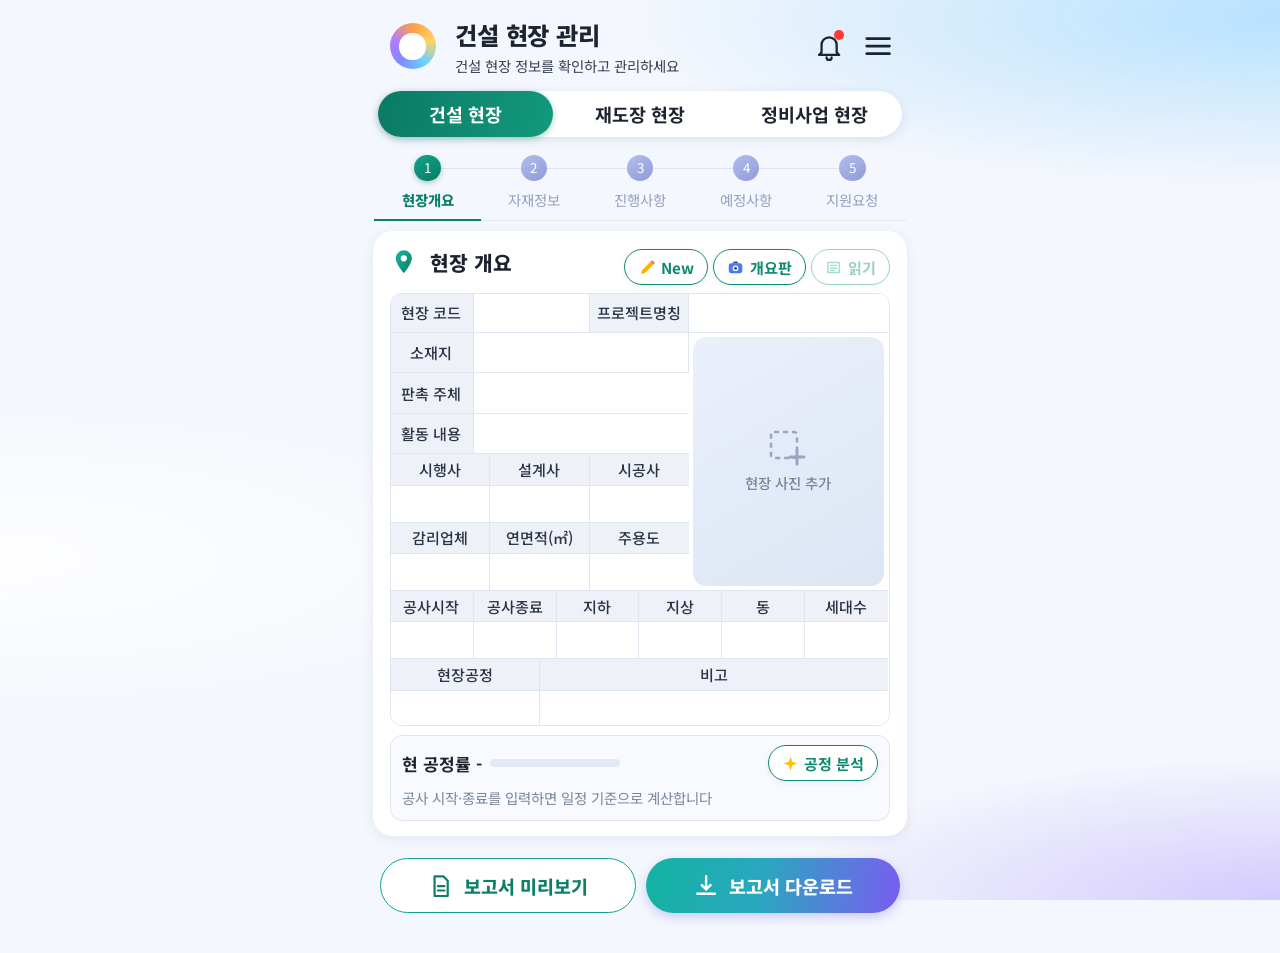
<file: activity/index.html>
<!DOCTYPE html>
<html lang="ko">
<head>
<meta charset="utf-8">
<meta name="viewport" content="width=device-width, initial-scale=1, viewport-fit=cover">
<title>활동 보고 · CoatOn</title>
<link rel="manifest" href="manifest.webmanifest"><link rel="apple-touch-icon" href="icon-180.png"><link rel="icon" href="icon-192.png">
<link rel="preconnect" href="https://fonts.googleapis.com"><link href="https://fonts.googleapis.com/css2?family=Noto+Sans+KR:wght@400;500;700&display=swap" rel="stylesheet">
<style>
:root{--bg:#f4f6fa;--card:#fff;--tx:#1b2333;--sub:#6b768a;--line:#dde3ee;--pri:#14284b;--acc:#f5d90a;--new:#e8f0ff;--newb:#9db5ea;
box-sizing:border-box;padding-top:env(safe-area-inset-top,0px);padding-bottom:env(safe-area-inset-bottom,0px)}
@media (prefers-color-scheme:dark){:root:not([data-theme="light"]){--bg:#10151f;--card:#1a2130;--tx:#e8edf6;--sub:#93a0b8;--line:#2a3347;--pri:#0b1a33;--new:#1b2a48;--newb:#3a528a}}
:root[data-theme="dark"]{--bg:#10151f;--card:#1a2130;--tx:#e8edf6;--sub:#93a0b8;--line:#2a3347;--pri:#0b1a33;--new:#1b2a48;--newb:#3a528a}
*{box-sizing:border-box}html{scroll-padding-top:env(safe-area-inset-top,0px)}
body{margin:0;background:var(--bg);color:var(--tx);font-family:-apple-system,"Apple SD Gothic Neo","Noto Sans KR",sans-serif;font-size:15px}
header{background:var(--pri);color:#fff;padding:14px 14px 12px}
#title{font-weight:700;font-size:16px;line-height:1.35}
.tabs{display:flex;gap:6px;padding:10px 12px 0}
.tabs button{flex:1;padding:9px 2px;border:1px solid var(--line);background:var(--card);color:var(--tx);border-radius:6px;font-size:13px}
.tabs button.on{background:var(--acc);border-color:#c9b200;color:#222;font-weight:700}
main{padding:10px 12px 40px}
section{background:var(--card);border:1px solid var(--line);border-radius:6px;padding:12px;margin-bottom:10px}
section.new{background:var(--new);border-color:var(--newb)}
h2{margin:0 0 10px;font-size:15px}h2 small{font-weight:400;color:var(--sub);font-size:11px;margin-left:6px}
.g{display:grid;grid-template-columns:1fr 1fr;gap:8px}.f{grid-column:1/-1}
label{display:block;font-size:11px;color:var(--sub);margin-bottom:3px}
input,textarea,select{width:100%;padding:9px;border:1px solid var(--line);border-radius:6px;background:var(--bg);color:var(--tx);font:inherit;font-size:14px}
textarea{min-height:64px;resize:vertical}
.photo{display:flex;gap:8px;align-items:center;margin-bottom:10px}
.photo img{width:72px;height:54px;object-fit:cover;border-radius:6px;display:none}
.btn{padding:9px 12px;border:1px solid var(--line);background:var(--bg);color:var(--tx);border-radius:6px;font-size:13px}
details{border:1px solid var(--line);border-radius:6px;margin-bottom:6px;overflow:hidden}
summary{padding:10px;font-weight:600;font-size:14px;display:flex;justify-content:space-between;cursor:pointer;list-style:none}
summary::-webkit-details-marker{display:none}summary span{color:var(--sub);font-weight:400;font-size:12px}
.it{padding:8px 10px;border-top:1px solid var(--line)}.it b{font-size:13px;display:block;margin-bottom:6px}
.it .g{grid-template-columns:1fr 1fr 1fr}
.sum{display:flex;justify-content:space-between;font-weight:700;padding:8px 2px 0}
.chips{display:flex;flex-wrap:wrap;gap:6px}
.chips button{padding:7px 11px;border:1px solid var(--newb);border-radius:6px;background:var(--card);color:var(--tx);font-size:13px}
.chips button.on{background:var(--pri);color:#fff;border-color:var(--pri)}
.row{display:flex;gap:6px;margin-bottom:6px;align-items:center}.row i{font-style:normal;color:var(--sub)}
.note{font-size:11px;color:var(--sub);margin:0 0 8px}
.bar{display:flex;gap:6px;padding:10px 12px 0}.bar .btn{flex:1;background:var(--card);font-weight:600}
.ai{border-color:#4a7cf0!important;background:var(--new)!important}
.msg{font-size:12px;color:var(--sub);padding:6px 14px 0;min-height:18px}
#fix{display:none}.diff{border-bottom:1px solid var(--line);padding:8px 0;font-size:13px}
.diff label{display:flex;gap:8px;color:var(--tx);font-size:13px}.diff input{width:auto}.diff s{color:var(--sub)}.diff b{color:#1a6dd6}
.calc{font-size:12px;color:var(--sub);margin-top:8px}.lh{display:flex;justify-content:space-between;align-items:center;margin-top:10px}
.mini{padding:4px 9px;font-size:12px}
.dd{background:var(--card);margin-bottom:6px}.ddb{padding:10px;border-top:1px solid var(--line)}.ddb textarea{margin-top:6px;min-height:120px}
.dd summary::after,#estd summary::after{content:"▾";color:var(--sub);margin-left:8px}.dd[open] summary::after,#estd[open] summary::after{content:"▴"}
.sh{display:flex;align-items:center;justify-content:space-between;gap:6px;margin-bottom:10px}
.sh h2{margin:0}.sh>div{display:flex;gap:5px}.sh .btn{padding:7px 9px;font-size:12px;white-space:nowrap}
.phs{display:grid;grid-template-columns:1fr 1fr;gap:8px;margin-bottom:10px}
.sh>div{flex-wrap:wrap;justify-content:flex-end}.sh .btn:disabled{opacity:.45}.ovr{display:flex;align-items:center;gap:8px;margin:0 0 10px}.ovr .btn{padding:9px 14px;font-size:13px;white-space:nowrap;flex:none}.ovr .btn:disabled{opacity:.45}
.ovth{position:relative;flex:1;height:56px;border:1.5px dashed var(--newb);border-radius:6px;background:var(--bg);overflow:hidden;display:flex;align-items:center;justify-content:center;cursor:pointer}.ovth em{font-style:normal;font-size:12px;color:var(--sub)}.ovth img{position:absolute;inset:0;width:100%;height:100%;object-fit:cover;display:none}.ovth.has{border-style:solid}.ovth.has img{display:block}.ovth.has em{display:none}
.ph{position:relative;aspect-ratio:4/3;border:1.5px dashed var(--newb);border-radius:6px;background:var(--bg);display:flex;align-items:center;justify-content:center;text-align:center;font-size:12px;color:var(--sub);line-height:1.6;overflow:hidden;cursor:pointer}
.ph img{position:absolute;inset:0;width:100%;height:100%;object-fit:cover;display:none}
.ph.has{border-style:solid}.ph.has img{display:block}.ph.has span{display:none}
.tb{width:100%;border-collapse:collapse;table-layout:fixed;border:1px solid var(--line)}
.tb th{width:23%;background:var(--bg);color:var(--sub);font-size:11px;font-weight:600;padding:6px 4px;text-align:center;border:1px solid var(--line);line-height:1.3}
.tb td{border:1px solid var(--line);padding:0}
.tb td input{border:0;border-radius:0;background:transparent;padding:9px 7px;font-size:13px}
.tb td input.ai{background:var(--new)!important;box-shadow:inset 0 0 0 2px #4a7cf0}
summary{align-items:center;gap:8px}summary .cnt{margin-left:auto}
.ih{display:flex;justify-content:space-between;align-items:center;margin-bottom:6px}.ih b{margin:0!important}
.x{border:1px solid var(--line);background:var(--bg);color:var(--sub);border-radius:6px;padding:2px 8px;font-size:12px;flex:none}
.x.arm{background:#d33;color:#fff;border-color:#d33}
.addrow{display:flex;gap:6px;padding:8px 10px;border-top:1px solid var(--line)}.addrow input{flex:1}
.tb th{width:auto;padding:6px 2px;font-size:11px}
.tb td{position:relative}.tb td input{text-align:center;padding:9px 3px}
.tb td.im{padding:0}
.ph.in{position:absolute;inset:0;aspect-ratio:auto;border:0;border-radius:0}
.ph.sm{aspect-ratio:auto;height:46px;flex-direction:row;gap:8px;margin-bottom:8px}
.ph.sm span{display:inline!important}
.ph.sm img{position:static;width:34px;height:34px;border-radius:6px;display:none}
.ph.sm.has img{display:block}
.tb1.on{background:var(--acc);color:#222;font-weight:700;border-color:#c9b200}
.xt{border-collapse:collapse;table-layout:fixed;background:#fff;color:#000;font-family:"Malgun Gothic","맑은 고딕","Apple SD Gothic Neo",sans-serif}.xt td{padding:1px 3px;overflow:hidden}
.prg{margin-top:10px;border:1px solid var(--line);border-radius:6px;padding:10px;background:var(--bg)}
.pgh{display:flex;justify-content:space-between;align-items:baseline;gap:8px;margin-bottom:6px}.pgh b{font-size:18px}
.pgb{height:12px;border-radius:6px;background:var(--line);overflow:hidden}.pgb i{display:block;height:100%;width:0;background:linear-gradient(90deg,#4a7cf0,#14a37f);transition:width .3s}
.pgi{display:flex;align-items:center;gap:8px;margin-top:8px}.pgi input{width:120px}

/* ===== design v2 ===== */
:root{--bg:#eaf0fa;--bg2:#f7f8fd;--card:#fff;--tx:#1b2333;--sub:#6b768a;--line:#dbe3f0;--new:#eef4ff;--newb:#bccbec;--th:#eef2fa;--tht:#44546f;--tbl:#d3dcec;--h:#14284b;--sh:0 6px 18px rgba(20,40,75,.09)}
@media (prefers-color-scheme:dark){:root:not([data-theme="light"]){--bg:#0f1524;--bg2:#0b0f1a;--card:#192033;--tx:#e8edf6;--sub:#93a0b8;--line:#2a3347;--new:#1b2a48;--newb:#3a528a;--th:#222c44;--tht:#b9c5dc;--tbl:#33405c;--h:#e8edf6;--sh:0 6px 18px rgba(0,0,0,.35)}}
:root[data-theme="dark"]{--bg:#0f1524;--bg2:#0b0f1a;--card:#192033;--tx:#e8edf6;--sub:#93a0b8;--line:#2a3347;--new:#1b2a48;--newb:#3a528a;--th:#222c44;--tht:#b9c5dc;--tbl:#33405c;--h:#e8edf6;--sh:0 6px 18px rgba(0,0,0,.35)}
body{font-family:"Noto Sans KR","Apple SD Gothic Neo",-apple-system,sans-serif;background:linear-gradient(180deg,var(--bg),var(--bg2));min-height:100vh}
header{display:flex;align-items:center;gap:10px;padding:12px 14px}
#title{flex:1;text-align:center;font-weight:700;font-size:16px;line-height:1.35}
.hb{width:38px;height:38px;border-radius:6px;border:0;display:flex;align-items:center;justify-content:center;flex:none;padding:0}
.hb.l{background:#fff}.hb.r{background:#0e1d3a;box-shadow:inset 0 0 0 2px #fff}
.tabs{gap:8px;padding:14px 14px 0}
.tabs button{display:flex;align-items:center;justify-content:center;gap:5px;height:46px;padding:0 6px;border:0;border-radius:6px;background:var(--card);color:var(--tx);font-size:clamp(12px,3.4vw,14.5px);font-weight:500;font-family:inherit;box-shadow:var(--sh);white-space:nowrap}
.tabs button svg{flex:none;width:21px;height:21px}
.tabs button.on{background:linear-gradient(90deg,#ffc400,#ff9100);color:#14284b;font-weight:700}
.tabs button.on svg *{fill:#fff!important}
.btn{display:inline-flex;align-items:center;justify-content:center;gap:6px;padding:9px 14px;border:1px solid var(--line);background:var(--card);color:var(--tx);border-radius:6px;font-size:13px;font-weight:500;font-family:inherit;box-shadow:0 2px 6px rgba(20,40,75,.07)}
.btn svg{flex:none}
.bar{gap:8px;padding:12px 14px 0}
.bar .btn{flex:1;height:46px;border:0;font-size:clamp(12px,3.5vw,15px);box-shadow:var(--sh);background:var(--card)}
.bar .btn svg{width:21px;height:21px}
.msg{padding:8px 16px 0}
main{padding:12px 14px 40px}
section{border-radius:6px;padding:16px;border:1px solid var(--line);box-shadow:var(--sh);margin-bottom:14px;background:var(--card)}
section.new{background:var(--new);border-color:var(--newb)}
h2{font-size:20px;color:var(--h);font-weight:700}
.sh{margin-bottom:12px}.sh .btn{padding:8px 11px;font-size:12.5px}
input,textarea,select{border-radius:6px;background:var(--card);font-family:inherit}
label{font-size:12px}
.tbw{border:1px solid var(--tbl);border-radius:6px;overflow:hidden;background:var(--card)}
.tb{margin:-1px;width:calc(100% + 2px);border:0}
.tb th,.tb td{border:1px solid var(--tbl)}
.tb th{background:var(--th);color:var(--tht);font-size:13px;font-weight:500;padding:9px 2px;line-height:1.3;width:auto}
.tb td{padding:0;background:var(--card)}
.tb td input{border:0;border-radius:0;background:transparent;text-align:center;font-size:15px;font-weight:500;padding:11px 3px;color:var(--tx)}
.tb td input.ai{background:var(--new)!important;box-shadow:inset 0 0 0 2px #4a7cf0}
.ph.in{background:var(--th);flex-direction:column;font-size:14px;color:#7a89a6;font-weight:500}
.ph.in span{display:flex;flex-direction:column;align-items:center;gap:6px;line-height:1.4}
.ph.in span br{display:none}
.prg{border-radius:6px}
details{border-radius:6px}
#title{font-size:15px}
.tb td input{font-size:14px;font-weight:400}
.tb td.s input{font-size:12.5px;padding-left:1px;padding-right:1px}
.tb td input.ai{box-shadow:inset 0 0 0 1.5px #4a7cf0}
/* ===== 간격 축소 ===== */
header{padding:8px 12px;gap:8px}
.hb{width:34px;height:34px}
.tabs{padding:8px 12px 0;gap:6px}
.tabs button{height:40px}
.bar{padding:8px 12px 0;gap:6px}
.bar .btn{height:40px}
.msg{padding:4px 14px 0;min-height:0}.msg:empty{display:none}
main{padding:8px 12px 28px}
section{padding:12px;margin-bottom:8px;border-radius:6px}
h2{font-size:18px}
.sh{margin-bottom:8px}.sh .btn{padding:6px 10px}
.tb th{padding:5px 2px;font-size:12.5px}
.tb td input{padding:7px 3px}
.tb td.s input{padding-top:7px;padding-bottom:7px}
.prg{margin-top:8px;padding:8px 10px}.pgh{margin-bottom:4px}.pgh b{font-size:16px}.pgi{margin-top:6px}
.note{margin:0 0 6px}
summary{padding:8px 10px}
.it{padding:6px 8px}
details{margin-bottom:5px}
.addrow{padding:6px 8px}
.lh{margin-top:6px}.ddb{padding:8px}
#kp{display:grid;grid-template-columns:repeat(6,minmax(0,1fr));gap:4px}#kp label{display:block;font-size:10px;white-space:nowrap;overflow:hidden;text-overflow:ellipsis;text-align:center;margin:0 0 3px}#kp input,#kp select{width:100%;min-width:0;padding:8px 1px;font-size:13px;text-align:center}
.pgr{display:flex;align-items:center;gap:8px}.pgr b{font-size:15px;white-space:nowrap}.pgr .pgb{flex:1 1 0;min-width:40px;max-width:130px;height:10px}.pgr .btn{flex:none;margin-left:auto;padding:7px 11px;font-size:12px;white-space:nowrap}
body.a2on{background:#f3f1ee}
body.a2on header,body.a2on .tabs,body.a2on .bar,body.a2on main{display:none}
body.a2on .msg{position:fixed;left:50%;bottom:calc(env(safe-area-inset-bottom,0px) + 16px);transform:translateX(-50%);background:#232826;color:#fff;border-radius:999px;padding:9px 16px;z-index:60;max-width:90%;font-size:13px}
#a2{display:none;--bg:#f3f1ee;--card:#fff;--tx:#232826;--sub:#757b78;--line:#e2dfda;--new:#e6f0ff;--newb:#9db5ea;color-scheme:light;--u:calc(min(100vw,560px)/852);--zt:#14705f;--zb:#e2dfda;--zk:#232826;--zs:#757b78;max-width:560px;margin:0 auto;padding-bottom:calc(env(safe-area-inset-bottom,0px) + calc(var(--u)*70));color:var(--zk);font-family:"Pretendard","Noto Sans KR","Apple SD Gothic Neo","Malgun Gothic",system-ui,sans-serif;font-size:max(13px,calc(var(--u)*26))}
body.a2on #a2{display:block}
#a2 *{box-sizing:border-box}
#a2 button{font-family:inherit;cursor:pointer}
#a2 svg{display:block}
.zh{position:relative;display:flex;align-items:center;justify-content:space-between;padding:calc(var(--u)*24) calc(var(--u)*26) calc(var(--u)*18) calc(var(--u)*30);min-height:calc(var(--u)*96)}
.zh b{position:absolute;left:0;right:0;text-align:center;font-size:max(16px,calc(var(--u)*38));font-weight:800;pointer-events:none}
.zh button{border:0;background:none;padding:0;position:relative}
.zbk{width:calc(var(--u)*56);height:calc(var(--u)*56)}.zbk svg{width:calc(var(--u)*32);height:calc(var(--u)*32);margin:auto}
.zrt{display:flex;align-items:center;gap:calc(var(--u)*26)}.zsv{width:calc(var(--u)*44);height:calc(var(--u)*44)}.zsv svg{width:100%;height:100%}
.zreg{background:var(--zt)!important;color:#fff;border-radius:999px;padding:calc(var(--u)*12) calc(var(--u)*26)!important;font-size:max(11.5px,calc(var(--u)*24));font-weight:800}
.zseg{display:flex;margin:calc(var(--u)*8) calc(var(--u)*28) 0;border:calc(var(--u)*2) solid #d8d5d0;border-radius:999px;background:#fff;height:calc(var(--u)*66);padding:calc(var(--u)*2)}
.zseg button{flex:1;border:0;background:none;border-radius:999px;font-size:max(12.5px,calc(var(--u)*28));color:#33383a}
.zseg .on{background:var(--zt);color:#fff;font-weight:700}
.zst{display:flex;margin:calc(var(--u)*28) calc(var(--u)*33) 0;border-bottom:calc(var(--u)*2) solid #e6e3de}
.zst button{flex:1;border:0;background:none;border-bottom:calc(var(--u)*4) solid transparent;padding:0 0 calc(var(--u)*14);position:relative;margin-bottom:calc(var(--u)*-2)}
.zst button::before{content:"";position:absolute;top:calc(var(--u)*18);left:50%;width:100%;height:calc(var(--u)*2);background:#d4d4d4}
.zst button:last-child::before{display:none}
.zst i{position:relative;z-index:1;display:grid;place-items:center;width:calc(var(--u)*36);height:calc(var(--u)*36);border-radius:50%;background:#b9b9b9;color:#fff;font:700 max(11px,calc(var(--u)*22)) inherit;font-style:normal;margin:0 auto}
.zst span{display:block;margin-top:calc(var(--u)*10);font-size:max(10.5px,calc(var(--u)*22));color:#8b8f8d}
.zst .on{border-bottom-color:var(--zt)}.zst .on i{background:var(--zt)}.zst .on span{color:var(--zt);font-weight:800}
.zc,#a2 section{background:#fff;border:calc(var(--u)*1.5) solid #ebe8e3;border-radius:calc(var(--u)*30);box-shadow:0 calc(var(--u)*3) calc(var(--u)*12) rgba(0,0,0,.05);margin:calc(var(--u)*17) calc(var(--u)*18) 0;padding:calc(var(--u)*22) calc(var(--u)*23) calc(var(--u)*18)}
.zt,#a2 section h2{display:flex;align-items:center;gap:calc(var(--u)*14);margin:0 0 calc(var(--u)*10);padding:0 0 calc(var(--u)*14);border-bottom:calc(var(--u)*1.5) solid #e9e6e1;font-size:max(15px,calc(var(--u)*31));font-weight:800;color:var(--zk)}
.zt i{display:block;width:calc(var(--u)*40);height:calc(var(--u)*40);flex:none}.zt b{flex:1;font-weight:800}.zt small,#a2 section h2 small{display:none}
.zq{display:flex;gap:calc(var(--u)*8)}.zq button{border:calc(var(--u)*2) solid var(--zt);background:#fff;color:var(--zt);border-radius:999px;padding:calc(var(--u)*7) calc(var(--u)*15);font-size:max(11px,calc(var(--u)*21));font-weight:700}.zq button:disabled{opacity:.4}
.zf{position:relative;background:#f8f7f5;border:calc(var(--u)*2) solid var(--zb);border-radius:calc(var(--u)*18);padding:calc(var(--u)*10) calc(var(--u)*20) calc(var(--u)*6);margin-bottom:calc(var(--u)*8);height:calc(var(--u)*75)}
.zf label{display:block;font-size:max(10.5px,calc(var(--u)*21));color:var(--zs);line-height:1.25}
.zf input,.zcell input[type=text],.zcell input:not([type]){width:100%;border:0;background:none;padding:0;margin:calc(var(--u)*3) 0 0;font:inherit;font-size:max(13px,calc(var(--u)*28));color:var(--zk);outline:0;border-radius:0}
.zf input.ai{background:#e6f0ff}
.zg2{display:grid;grid-template-columns:1fr 1fr;gap:calc(var(--u)*9);align-items:start}
.zr{position:relative;display:flex;align-items:center;gap:calc(var(--u)*14);height:calc(var(--u)*58);background:#f8f7f5;border:calc(var(--u)*2) solid var(--zb);border-radius:calc(var(--u)*18);padding:0 calc(var(--u)*20);margin-bottom:calc(var(--u)*8)}
.zl{font-size:max(11px,calc(var(--u)*23));color:#333;width:calc(var(--u)*105);flex:none}
.zdv{flex:1;font-size:max(13px,calc(var(--u)*27))}.zr svg,.zcell svg{width:calc(var(--u)*34);height:calc(var(--u)*34);flex:none}
.zr input[type=date],.zcell input[type=month]{position:absolute;inset:0;width:100%;height:100%;opacity:0;margin:0;cursor:pointer}
.zf.zrow{display:flex;align-items:center;height:calc(var(--u)*56);padding:0 calc(var(--u)*20);gap:calc(var(--u)*14)}.zf.zrow label{width:calc(var(--u)*105);flex:none;font-size:max(11px,calc(var(--u)*23));color:#333}.zf.zrow input{margin:0;flex:1}
.zpills{display:flex;gap:calc(var(--u)*26);padding:calc(var(--u)*5) calc(var(--u)*5) calc(var(--u)*14)}.zpills button{flex:1;height:calc(var(--u)*50);border-radius:999px;border:calc(var(--u)*1.5) solid #dcd9d4;background:#efeeec;font-size:max(12px,calc(var(--u)*25));color:#333}.zpills .on{background:var(--zt);color:#fff;border-color:var(--zt);font-weight:700}
.zbud{display:flex;align-items:center;gap:calc(var(--u)*30);border-top:calc(var(--u)*1.5) solid #e9e6e1;padding-top:calc(var(--u)*8)}.zbud b{font-size:max(12.5px,calc(var(--u)*26));width:calc(var(--u)*190);padding-left:calc(var(--u)*2)}
.zbv{flex:1;height:calc(var(--u)*48);background:#e6f1ef;border-radius:calc(var(--u)*8);display:flex;align-items:center;justify-content:center;gap:calc(var(--u)*8);font-size:max(12px,calc(var(--u)*25));color:#35504a}
.zbv input{width:calc(var(--u)*130);border:0;background:none;text-align:center;font:800 max(16px,calc(var(--u)*38)) inherit;color:var(--zt);padding:0;outline:0}
.zcell{position:relative;display:flex;align-items:center;height:calc(var(--u)*49);background:#fbfaf9;border:calc(var(--u)*2) solid var(--zb);border-radius:calc(var(--u)*10);padding:0 calc(var(--u)*18);margin-bottom:calc(var(--u)*2);gap:calc(var(--u)*10)}
.zcell .zl{width:calc(var(--u)*100);font-size:max(10.5px,calc(var(--u)*22))}.zcell input[type=text],.zcell input:not([type]){flex:1;min-width:0;margin:0;font-size:max(13px,calc(var(--u)*27))}
.zcell em{font-style:normal;color:#9a9e9c;font-size:max(11px,calc(var(--u)*25))}
.ztg{display:flex;align-items:center;gap:calc(var(--u)*22);padding:calc(var(--u)*9) calc(var(--u)*12);font-size:max(13px,calc(var(--u)*26))}.ztg input{display:none}
.ztg i{width:calc(var(--u)*60);height:calc(var(--u)*32);border-radius:999px;background:#cfcfcf;position:relative;flex:none;transition:.15s}.ztg i::after{content:"";position:absolute;top:calc(var(--u)*3);left:calc(var(--u)*3);width:calc(var(--u)*26);height:calc(var(--u)*26);border-radius:50%;background:#fff}
.ztg input:checked+i{background:var(--zt)}.ztg input:checked+i::after{left:calc(var(--u)*31)}
.zph2{display:flex;gap:calc(var(--u)*28);padding-top:calc(var(--u)*8)}
.zph{position:relative;flex:1;height:calc(var(--u)*125);border-radius:calc(var(--u)*16);overflow:hidden;background:#faf9f7;border:calc(var(--u)*2) dashed #cfcdc8;display:flex;flex-direction:column;align-items:center;justify-content:center;gap:calc(var(--u)*6);color:#8a8e8c;font-size:max(10.5px,calc(var(--u)*22));cursor:pointer}
.zph svg{width:calc(var(--u)*46);height:calc(var(--u)*46)}.zph img{display:none;position:absolute;inset:0;width:100%;height:100%;object-fit:cover}
.zph.has{border-style:solid;border-color:transparent}.zph.has img{display:block}.zph.has .zadd{display:none}
.zx{display:none;position:absolute;top:calc(var(--u)*8);right:calc(var(--u)*8);width:calc(var(--u)*34);height:calc(var(--u)*34);border-radius:50%;border:0;background:rgba(60,60,60,.72);color:#fff;font-size:max(11px,calc(var(--u)*22));line-height:1;padding:0}.zph.has .zx{display:block}
.zadd{display:flex;flex-direction:column;align-items:center;gap:calc(var(--u)*6)}
.zinf{display:flex;align-items:center;gap:calc(var(--u)*10);margin:calc(var(--u)*26) calc(var(--u)*36) calc(var(--u)*12);font-size:max(11px,calc(var(--u)*22));color:#7b807d}.zinf svg{width:calc(var(--u)*26);height:calc(var(--u)*26);flex:none}.zinf b{color:#333}
.zfb{display:flex;gap:calc(var(--u)*18);margin:0 calc(var(--u)*30)}
.zb1,.zb2{flex:1;height:calc(var(--u)*74);border-radius:999px;display:flex;align-items:center;justify-content:center;gap:calc(var(--u)*12);font-size:max(13px,calc(var(--u)*27));font-weight:800}
.zb1{background:var(--zt);color:#fff;border:0}.zb2{background:#fff;color:var(--zt);border:calc(var(--u)*3) solid var(--zt)}.zb1 svg,.zb2 svg{width:calc(var(--u)*36);height:calc(var(--u)*36)}
.zp{display:none}.zp.on{display:block}
.zsum{display:flex;align-items:center;gap:calc(var(--u)*30);padding-top:calc(var(--u)*6)}.zsum b{font-size:max(12.5px,calc(var(--u)*26));width:calc(var(--u)*190)}
#a2 section .row{display:flex;gap:calc(var(--u)*10);align-items:center;margin-bottom:calc(var(--u)*8)}#a2 section .row i{font-style:normal;width:calc(var(--u)*36);text-align:center;color:var(--zs)}
#a2 section input,#a2 section textarea{background:#f8f7f5;border:calc(var(--u)*2) solid var(--zb);border-radius:calc(var(--u)*18);font:inherit;font-size:max(13px,calc(var(--u)*28));padding:calc(var(--u)*14) calc(var(--u)*20);color:var(--zk);width:100%}
#a2 section textarea{min-height:calc(var(--u)*200);resize:vertical}
#a2 section .btn{border-radius:999px;border:calc(var(--u)*2) solid var(--zt);color:var(--zt);background:#fff;font-size:max(12px,calc(var(--u)*24));padding:calc(var(--u)*10) calc(var(--u)*26);font-weight:700;width:auto}
body.a1on{background:#f4f7fd}
body.a1on::before{content:"";position:fixed;inset:0;z-index:-1;pointer-events:none;background:radial-gradient(70% 26% at 100% 2%,rgba(125,205,255,.5),transparent 72%),radial-gradient(55% 22% at 100% 100%,rgba(160,130,255,.38),transparent 72%),radial-gradient(45% 18% at 0 62%,rgba(255,255,255,.9),transparent)}
body.a1on header,body.a1on .tabs,body.a1on .bar,body.a1on main{display:none}
body.a1on .msg{position:fixed;left:50%;bottom:calc(env(safe-area-inset-bottom,0px) + 16px);transform:translateX(-50%);background:#232826;color:#fff;border-radius:999px;padding:9px 16px;z-index:60;max-width:90%;font-size:13px}
#a1{display:none;--u:calc(min(100vw,560px)/852);--yt:#0d7f68;--yb:#dfe5f0;--yk:#1d2430;--ys:#7b859b;--bg:#f5f8ff;--card:#fff;--tx:#1d2430;--sub:#6b768a;--line:#dfe5f0;--new:#eaf1ff;--newb:#9db5ea;color-scheme:light;max-width:560px;margin:0 auto;padding-bottom:calc(env(safe-area-inset-bottom,0px) + calc(var(--u)*60));color:var(--yk);font-family:"Pretendard","Noto Sans KR","Apple SD Gothic Neo","Malgun Gothic",system-ui,sans-serif;font-size:max(13px,calc(var(--u)*25))}
body.a1on #a1{display:block}
#a1 *{box-sizing:border-box}#a1 button{font-family:inherit;cursor:pointer}#a1 svg{display:block}
.yh{display:flex;align-items:center;gap:calc(var(--u)*30);padding:calc(var(--u)*26) calc(var(--u)*40) calc(var(--u)*14) calc(var(--u)*45)}
.ylogo{position:relative;flex:none;width:calc(var(--u)*70);height:calc(var(--u)*70);border-radius:50%;background:conic-gradient(#ff9f43,#ffd166,#6bd3ff,#7c8cff,#b27cff,#ff9f43)}
.ylogo::after{content:"";position:absolute;inset:calc(var(--u)*15);border-radius:50%;background:#fff}
.yht{flex:1;display:flex;flex-direction:column;gap:calc(var(--u)*4);min-width:0}.yht b{font-size:max(17px,calc(var(--u)*37));font-weight:800;letter-spacing:-.01em}.yht span{font-size:max(11px,calc(var(--u)*22));color:#38404f}
.yh>button{position:relative;border:0;background:none;padding:0;width:calc(var(--u)*46);height:calc(var(--u)*46)}.yh>button svg{width:100%;height:100%}
.yh .dot{position:absolute;top:calc(var(--u)*-2);right:calc(var(--u)*0);width:calc(var(--u)*15);height:calc(var(--u)*15);border-radius:50%;background:#ff3b30}
.yseg{display:flex;margin:calc(var(--u)*10) calc(var(--u)*28) 0;background:#fff;border-radius:999px;box-shadow:0 calc(var(--u)*4) calc(var(--u)*16) rgba(60,80,130,.12);height:calc(var(--u)*70);padding:calc(var(--u)*0)}
.yseg button{flex:1;border:0;background:none;border-radius:999px;font-size:max(12.5px,calc(var(--u)*28));font-weight:700;color:#1d2430}
.yseg .on{background:linear-gradient(100deg,#0b7a63,#12997c);color:#fff;box-shadow:0 calc(var(--u)*3) calc(var(--u)*10) rgba(13,127,104,.35)}
.yst{display:flex;margin:calc(var(--u)*26) calc(var(--u)*22) 0;border-bottom:calc(var(--u)*2) solid #e3e8f3}
.yst button{flex:1;border:0;background:none;border-bottom:calc(var(--u)*4) solid transparent;padding:0 0 calc(var(--u)*14);position:relative;margin-bottom:calc(var(--u)*-2)}
.yst button::before{content:"";position:absolute;top:calc(var(--u)*20);left:50%;width:100%;height:calc(var(--u)*2);background:#dfe4f3}.yst button:last-child::before{display:none}
.yst i{position:relative;z-index:1;display:grid;place-items:center;width:calc(var(--u)*40);height:calc(var(--u)*40);border-radius:50%;background:linear-gradient(145deg,#b3bdec,#8f9bd8);color:#fff;font:700 max(11.5px,calc(var(--u)*24)) inherit;font-style:normal;margin:0 auto}
.yst span{display:block;margin-top:calc(var(--u)*12);font-size:max(10.5px,calc(var(--u)*22));color:#98a0bd}
.yst .on{border-bottom-color:var(--yt)}.yst .on i{background:linear-gradient(145deg,#12a58b,#0a7a63);box-shadow:0 calc(var(--u)*3) calc(var(--u)*8) rgba(13,127,104,.35)}.yst .on span{color:var(--yt);font-weight:800}
.yp{display:none}.yp.on{display:block}
#a1 section{background:rgba(255,255,255,.96);border:0;border-radius:calc(var(--u)*30);box-shadow:0 calc(var(--u)*4) calc(var(--u)*18) rgba(70,90,140,.1);margin:calc(var(--u)*16) calc(var(--u)*20) 0;padding:calc(var(--u)*24) calc(var(--u)*26) calc(var(--u)*22)}
#a1 section.new{background:rgba(255,255,255,.96)}
#a1 section h2,#a1 .sh h2{display:flex;align-items:center;gap:calc(var(--u)*18);margin:0 0 calc(var(--u)*16);font-size:max(15px,calc(var(--u)*31));font-weight:800;color:var(--yk);border:0;padding:0}
#a1 section h2 svg{width:calc(var(--u)*42);height:calc(var(--u)*42);flex:none}
#a1 section h2 small{margin-left:auto;font-size:max(10.5px,calc(var(--u)*21));font-weight:500;color:var(--ys)}
#a1 .sh{display:flex;align-items:center;justify-content:space-between;gap:calc(var(--u)*8);flex-wrap:wrap;margin-bottom:calc(var(--u)*8)}#a1 .sh>div{display:flex;gap:calc(var(--u)*8);flex-wrap:wrap}
#a1 .btn{display:inline-flex;align-items:center;gap:calc(var(--u)*8);border:calc(var(--u)*2) solid #0f8a70;color:#0f8a70;background:#fff;border-radius:999px;padding:calc(var(--u)*9) calc(var(--u)*20);font-size:max(11.5px,calc(var(--u)*23));font-weight:700;width:auto;height:auto;white-space:nowrap}
#a1 .btn svg{width:calc(var(--u)*26);height:calc(var(--u)*26)}#a1 .btn:disabled{opacity:.4}
#a1 .tbw{overflow:hidden;border:calc(var(--u)*1.5) solid #dfe5f0;border-radius:calc(var(--u)*18);background:#fff}
#a1 .tb{width:100%;table-layout:fixed;border-collapse:collapse}
#a1 .tb th{background:#eef1f8;color:#2b3445;font-size:max(10.5px,calc(var(--u)*23));font-weight:500;padding:calc(var(--u)*9) calc(var(--u)*4);border:0;border-right:calc(var(--u)*1.5) solid #e0e6f1;border-bottom:calc(var(--u)*1.5) solid #e0e6f1;text-align:center;line-height:1.25}
#a1 .tb td{background:#fff;padding:0;border:0;border-right:calc(var(--u)*1.5) solid #e0e6f1;border-bottom:calc(var(--u)*1.5) solid #e0e6f1;vertical-align:middle}
#a1 .tb tr>*:last-child{border-right:0}#a1 .tb tr:last-child>*{border-bottom:0}
#a1 .tb td input{width:100%;border:0;background:transparent;border-radius:0;text-align:center;font:inherit;font-size:max(12px,calc(var(--u)*25));color:#1d2430;padding:calc(var(--u)*11) calc(var(--u)*4);outline:0;min-height:calc(var(--u)*42)}
#a1 .tb td.s input{font-size:max(11px,calc(var(--u)*22));padding-left:calc(var(--u)*2);padding-right:calc(var(--u)*2)}
#a1 .tb td.im{padding:calc(var(--u)*6);background:#fff;vertical-align:top}
#a1 .tb td input.ai{box-shadow:inset 0 0 0 calc(var(--u)*2) #4a7cf0;background:#eef4ff}
#a1 .ph.in{position:relative;height:100%;min-height:calc(var(--u)*250);border:0;border-radius:calc(var(--u)*20);overflow:hidden;background:linear-gradient(150deg,#eaf0fb,#dde6f5);display:flex;align-items:center;justify-content:center;color:#7b859b;font-size:max(11px,calc(var(--u)*22));cursor:pointer}
#a1 .ph.in span{display:flex;flex-direction:column;align-items:center;gap:calc(var(--u)*6)}#a1 .ph.in span br{display:none}
#a1 .ph.in img{position:absolute;inset:0;width:100%;height:100%;object-fit:cover;display:none}#a1 .ph.in.has img{display:block}#a1 .ph.in.has span{display:none}
#a1 .pa{display:none;position:absolute;right:calc(var(--u)*10);bottom:calc(var(--u)*10);align-items:center;gap:calc(var(--u)*10);background:rgba(25,30,45,.72);color:#fff;border-radius:calc(var(--u)*18);padding:calc(var(--u)*10) calc(var(--u)*18);font-size:max(11px,calc(var(--u)*24));font-weight:600}
#a1 .ph.in.has .pa{display:flex}#a1 .pa svg{width:calc(var(--u)*30);height:calc(var(--u)*30)}
#a1 .prg{margin-top:calc(var(--u)*14);padding:calc(var(--u)*14) calc(var(--u)*16);border:calc(var(--u)*1.5) solid #dfe5f0;border-radius:calc(var(--u)*18);background:#f8faff}
#a1 .pgr b{font-size:max(13px,calc(var(--u)*26))}#a1 .pgb{background:#e3e9f5;border-radius:999px;height:calc(var(--u)*12)}#a1 .pgb i{background:linear-gradient(90deg,#12a58b,#6a6cf0);border-radius:999px}
#a1 .calc,#a1 .note{font-size:max(10.5px,calc(var(--u)*22));color:var(--ys)}
#a1 details{border:calc(var(--u)*1.5) solid #dfe5f0;border-radius:calc(var(--u)*18);background:#fff;margin-bottom:calc(var(--u)*8)}#a1 summary{font-weight:700;font-size:max(12.5px,calc(var(--u)*26))}
#a1 section input:not([type=checkbox]):not([type=hidden]),#a1 section textarea,#a1 section select{border:calc(var(--u)*2) solid #dfe5f0;border-radius:calc(var(--u)*14);background:#f8faff;font:inherit;font-size:max(12.5px,calc(var(--u)*26));color:var(--yk)}
#a1 .tb td input{border:0!important;background:transparent!important;border-radius:0!important}
#a1 section textarea{min-height:calc(var(--u)*190);padding:calc(var(--u)*14) calc(var(--u)*18)}
#a1 .row i{font-style:normal;color:var(--ys)}
#a1 .sum{display:flex;justify-content:space-between;align-items:center;background:#eaf1fb;border-radius:calc(var(--u)*12);padding:calc(var(--u)*14) calc(var(--u)*22);font-weight:700;font-size:max(12.5px,calc(var(--u)*26));margin-top:calc(var(--u)*10)}
.yb3{display:grid;place-items:center;flex:none;width:calc(var(--u)*48);height:calc(var(--u)*48);border-radius:50%;background:linear-gradient(145deg,#12a58b,#0a7a63);color:#fff;font-size:max(12px,calc(var(--u)*26));font-weight:800}
.ytl{display:flex;flex-direction:column;gap:calc(var(--u)*2)}.ytl b{font-size:max(14px,calc(var(--u)*29));font-weight:800}#a1 section h2 .ytl small{margin:0;font-size:max(10.5px,calc(var(--u)*21));font-weight:500;color:var(--ys)}
.yfb{display:flex;gap:calc(var(--u)*14);margin:calc(var(--u)*34) calc(var(--u)*30) 0}
.yb1,.yb2{flex:1;height:calc(var(--u)*84);border-radius:999px;display:flex;align-items:center;justify-content:center;gap:calc(var(--u)*14);font-size:max(13px,calc(var(--u)*28));font-weight:800}
.yb1{background:#fff;color:#0d7f68;border:calc(var(--u)*2.5) solid #12a58b}.yb2{background:linear-gradient(100deg,#12b3a0 0%,#2aa7c0 45%,#7a5cf0 100%);color:#fff;border:0;box-shadow:0 calc(var(--u)*6) calc(var(--u)*16) rgba(110,95,230,.3)}
.yb1 svg,.yb2 svg{width:calc(var(--u)*40);height:calc(var(--u)*40)}
.ymn{position:fixed;right:calc(var(--u)*30);top:calc(var(--u)*150);z-index:70;background:#fff;border-radius:calc(var(--u)*18);box-shadow:0 calc(var(--u)*8) calc(var(--u)*28) rgba(30,40,80,.22);padding:calc(var(--u)*8);min-width:calc(var(--u)*300)}
.ymn button{display:block;width:100%;text-align:left;border:0;background:none;padding:calc(var(--u)*18) calc(var(--u)*22);font-size:max(13px,calc(var(--u)*27));color:#1d2430;border-radius:calc(var(--u)*12)}.ymn button:active{background:#eef2fa}
#a2 section h2 svg{width:calc(var(--u)*40);height:calc(var(--u)*40);flex:none}#a2 .yb3{display:none}#a2 .ytl small{display:none}#a2 .ytl b{font-size:inherit}
#a1 .tb td.im{position:relative}#a1 .ph.in{position:absolute;inset:calc(var(--u)*6);height:auto;min-height:0}
#a1 .tb td.s input{font-size:max(10.5px,calc(var(--u)*22));padding-left:calc(var(--u)*2);padding-right:calc(var(--u)*2)}
</style>
</head>
<body>
<header><button class="hb l" id="hback" aria-label="뒤로"><svg viewBox="0 0 24 24" width="20" height="20" aria-hidden="true"><path d="M15 5l-7 7 7 7" stroke="#14284b" stroke-width="3" fill="none" stroke-linecap="round" stroke-linejoin="round"/></svg></button><div id="title"></div><button class="hb r" id="hmenu" aria-label="메뉴"><svg viewBox="0 0 24 24" width="20" height="20" aria-hidden="true"><path d="M4 7h16M4 12h16M4 17h16" stroke="#fff" stroke-width="2.6" stroke-linecap="round"/></svg></button></header>
<div class="tabs" id="tabs"></div>
<div class="bar" id="aibar"><button class="btn" id="btnp"><svg viewBox="0 0 24 24" width="22" height="22" aria-hidden="true"><circle cx="12" cy="12" r="9.3" fill="none" stroke="#19b27a" stroke-width="3" stroke-dasharray="3.1 2.9"/><circle cx="12" cy="12" r="7" fill="#19b27a"/><circle cx="12" cy="12" r="3" fill="#fff"/></svg><span>AI 교정</span></button><button class="btn" id="bxl"><svg viewBox="0 0 24 24" width="22" height="22" aria-hidden="true"><rect x="3" y="12" width="4.6" height="9" rx="1" fill="#4a7cf0"/><rect x="9.7" y="4" width="4.6" height="17" rx="1" fill="#ff9800"/><rect x="16.4" y="8" width="4.6" height="13" rx="1" fill="#e91e63"/></svg><span>엑셀 저장</span></button><button class="btn" id="bprev"><svg viewBox="0 0 24 24" width="22" height="22" aria-hidden="true"><path d="M1.5 12S5.5 5 12 5s10.5 7 10.5 7-4 7-10.5 7S1.5 12 1.5 12z" fill="#fff" stroke="#2f4fb8" stroke-width="2"/><circle cx="12" cy="12" r="3.8" fill="#2f4fb8"/></svg><span>미리보기</span></button></div>
<div class="msg" id="msg"></div>
<main>
<section id="fix"><h2>AI 교정 결과<small>적용할 항목만 체크</small></h2><div id="fixl"></div><div style="display:flex;gap:6px;margin-top:8px"><button class="btn" id="fixa">선택 적용</button><button class="btn" id="fixc">닫기</button></div></section>
<section>
<div class="sh"><h2>1) 현장 개요</h2><div><button class="btn" id="bnew"><svg viewBox="0 0 24 24" width="20" height="20" aria-hidden="true"><path d="M3 21l1-5L16 4l4 4L8 20z" fill="#ffb300"/><path d="M16 4l4 4 1.5-1.5a1.4 1.4 0 0 0 0-2L19.5 2.5a1.4 1.4 0 0 0-2 0z" fill="#ef6c8a"/></svg><span id="bnewt">New</span></button><button class="btn" id="bov"><svg viewBox="0 0 24 24" width="18" height="18" aria-hidden="true"><rect x="2.5" y="6" width="19" height="14" rx="3" fill="#4a7cf0"/><path d="M8 6l1.5-2.5h5L16 6z" fill="#2f4fb8"/><circle cx="12" cy="13" r="4" fill="#fff"/><circle cx="12" cy="13" r="2.2" fill="#2f4fb8"/></svg><span id="bovt">개요판</span></button><button class="btn" id="bread" disabled><svg viewBox="0 0 24 24" width="18" height="18" aria-hidden="true"><path d="M4 5h16v14H4z" fill="#fff" stroke="#19b27a" stroke-width="2" stroke-linejoin="round"/><path d="M8 9h8M8 13h8M8 16h5" stroke="#19b27a" stroke-width="2" stroke-linecap="round"/></svg><span>읽기</span></button></div></div>
<div class="ph" id="pbtn" style="display:none"><img id="pimg" alt=""></div><input type="file" id="pf" accept="image/*" hidden>
<input type="file" id="pf2" accept="image/*" hidden>
<input type="file" id="pfo" accept="image/*" hidden>
<div id="ov"></div>
<div class="prg" id="prgw"><div class="pgr"><b id="pgp"></b><div class="pgb"><i id="pgf"></i></div><button class="btn" id="bstg"><svg viewBox="0 0 24 24" width="18" height="18" aria-hidden="true"><path d="M12 2l2.4 7.6L22 12l-7.6 2.4L12 22l-2.4-7.6L2 12l7.6-2.4z" fill="#ffc107"/></svg><span>공정 분석</span></button></div><span id="calc" class="calc" style="display:block;margin:6px 0 0"></span><span id="stgr" class="calc" style="display:block;margin:3px 0 0"></span></div>
</section>

<section>
<h2>2) 자재 정보<small>금액 단위 백만원</small></h2>
<div id="mat"></div>
<div class="addrow" style="padding:6px 0 0;border:0"><input id="gnew" placeholder="자재 구분 추가 (예: 방수재)"><button class="btn" id="gadd">+ 구분 추가</button></div>
<div class="sum"><span>합계</span><span id="tot">0</span></div>
</section>

<section class="new">
<details id="estd" open style="border:0;background:none;margin:0"><summary style="padding:0 0 4px;font-size:15px">🧮 자재 물량·금액 개산 <span id="estsum" style="font-size:11px">참고용 · 개요 입력값 기반</span></summary>
<p class="note">임시 항목입니다. 층고·개구율·도장률·에폭시율·내화 원단위를 한 줄로 입력하면 자재 정보에 참고값이 반영됩니다.</p>
<div class="g" id="kp"></div>
<div style="display:flex;gap:6px;margin:10px 0"><button class="btn" id="est">다시 계산</button><button class="btn" id="estap">자재 정보에 다시 반영</button></div>
<div id="estout"></div>
</details>
</section>

<section>
<h2>3) 진행 사항</h2><div id="prog"></div><button class="btn" data-add="prog">+ 항목 추가</button>
</section>
<section>
<h2>4) 예정 사항</h2><div id="plan"></div><button class="btn" data-add="plan">+ 항목 추가</button>
</section>
<section>
<h2>5) 지원 요청</h2><textarea id="sup" data-pf placeholder="지원 요청 내용"></textarea>
</section>

<section class="new">
<h2>추가 제안 항목<small>초안 · 원본 양식에 없음</small></h2>
<p class="note">공정 단계별 판촉 전략과 미팅 이력을 남겨 집계·등수에 활용</p>
<details class="dd" open><summary>👥 미팅 대상 <span>접근 순서 분석</span></summary><div class="ddb">
<div class="chips" id="who"></div>
<div class="lh"><label style="margin:0">미팅 대상 분석</label><button class="btn mini" id="bwho">✨ AI 분석</button></div>
<textarea id="ana_who" data-pf placeholder="누구를 먼저, 왜 만날지"></textarea></div></details>
<details class="dd"><summary>💡 제안 주제 <span>메시지 분석</span></summary><div class="ddb">
<div class="chips" id="topic"></div>
<div class="lh"><label style="margin:0">제안 주제 분석</label><button class="btn mini" id="btopic">✨ AI 분석</button></div>
<textarea id="ana_topic" data-pf placeholder="이 현장에서 통할 제안 포인트"></textarea></div></details>
<details class="dd"><summary>🎯 판촉 전략 <span>현공정 기준</span></summary><div class="ddb">
<div class="lh"><label style="margin:0">판촉 전략</label><button class="btn mini" id="btns">✨ AI 분석</button></div>
<textarea id="strategy" data-pf style="min-height:170px" placeholder="현공정에서 접근할 대상과 제안 포인트"></textarea></div></details>
</section>

<section class="new">
<h2>🎓 후배 양성 전체 리포트<small>보고서 미포함 · 교육용</small></h2>
<p class="note">현장 전체를 종합해 선배 전문가가 후배에게 설명하는 형식으로 작성합니다.</p>
<div style="display:flex;gap:6px"><button class="btn" id="bcoach">✨ 전체 리포트 작성</button><button class="btn" id="bcopy">복사</button></div>
<div id="coachrep" style="white-space:pre-wrap;line-height:1.65;font-size:13px;margin-top:10px"></div>
</section>
</main>
<div id="a1"></div>
<div id="a2"></div>
<div id="xpv" style="display:none;position:fixed;inset:0;z-index:50;background:var(--bg);flex-direction:column;padding-top:env(safe-area-inset-top,0px)">
<div style="display:flex;gap:6px;flex-wrap:wrap;align-items:center;padding:8px 10px;border-bottom:1px solid var(--line);background:var(--card)"><b style="font-size:14px">📄 엑셀 미리보기</b><span id="xmsg" style="font-size:11px;color:var(--sub);flex:1"></span>
<div style="display:flex;gap:6px;width:100%"><button class="btn tb1" id="xt1">보고서</button><button class="btn tb1" id="xt2">참고자료</button><button class="btn" id="xfit">실제 크기</button><button class="btn" id="xsave">📊 저장</button><button class="btn" id="xclose">닫기</button></div></div>
<div id="xbody" style="flex:1;overflow:auto;background:#e9edf3;padding:8px"></div></div>
<script>
const $=id=>document.getElementById(id);
const TYPES=[["A1","건축 현장"],["A2","재도장 현장"],["A3","정비사업 현장"]];
let cur=0;
function title(){
 const sa=$("sa")?$("sa").value:"",nm=$("nm")?$("nm").value:"",ac=$("ac")?$("ac").value:"";
 $("title").textContent=TYPES[cur][0]+". 현장판촉 : ["+(sa||"사업부")+"] "+(nm||"현장명")+"_"+(ac||"활동 내용");
}
const TIC=[`<svg viewBox="0 0 24 24" width="22" height="22" aria-hidden="true"><path d="M3 11.5 12 4l9 7.5V20a1 1 0 0 1-1 1h-5v-6H9v6H4a1 1 0 0 1-1-1z" fill="#4a7cf0"/></svg>`,`<svg viewBox="0 0 24 24" width="22" height="22" aria-hidden="true"><path d="M3 21V11l6 3.5V11l6 3.5V5h4v16z" fill="#4a7cf0"/><rect x="16.5" y="8" width="1.6" height="2" fill="#fff"/><rect x="16.5" y="12" width="1.6" height="2" fill="#fff"/></svg>`,`<svg viewBox="0 0 24 24" width="22" height="22" aria-hidden="true"><rect x="3.5" y="3" width="10" height="18" rx="1.2" fill="#5b8def"/><rect x="14.5" y="9" width="6" height="12" rx="1.2" fill="#2f5fd0"/><path d="M6 6.5h2m2 0h1M6 10h2m2 0h1M6 13.5h2m2 0h1M17 12.5h1.6M17 16h1.6" stroke="#fff" stroke-width="1.5"/></svg>`];
$("tabs").innerHTML=TYPES.map((t,i)=>`<button data-i="${i}" class="${i==0?"on":""}">${TIC[i]}<span>${t[1]}</span></button>`).join("");
$("tabs").onclick=e=>{const b=e.target.closest("button");if(!b)return;setTab(+b.dataset.i)};

const PF=["nm","addr","own","des","con","sup2","use","stage","rem","ac"];
const OV=[["code","현장 코드"],["nm","프로젝트명칭"],["addr","소재지","f"],["sa","판촉 주체"],["mgr","담당자"],
["own","시행사"],["des","설계사"],["con","시공사"],["sup2","감리업체"],["area","연면적(㎡)"],["use","주용도"],
["ps","공사시작(YY.MM)"],["pe","공사종료(YY.MM)"],["b1","지하"],["f1","지상"],["dong","동"],["unit","세대수"],
["stage","현장공정","f"],["rem","비고","f"],["ac","활동 내용","f"]];
const L=Object.fromEntries(OV.map(o=>[o[0],o[1]]));
const LB={ps:"공사시작",pe:"공사종료",area:"연면적(㎡)",stage:"현장공정"};
const TR=[
 {p:[["code",5,7],["nm",6,12]]},
 {p:[["addr",5,13]],img:1},
 {p:[["sa",5,13]]},
 {p:[["ac",5,13]]},
 {s:[["own",6],["des",6],["con",6]]},
 {s:[["sup2",6],["area",6],["use",6]]},
 {s:[["ps",5],["pe",5],["b1",5],["f1",5],["dong",5],["unit",5]]},
 {s:[["stage",9],["rem",21]]}];
const inp=k=>`<input id="${k}" ${PF.includes(k)?"data-pf":""} ${k=="stage"?'list="sl"':""}>`;
const IMGC='<td colspan="12" rowspan="7" class="im"><div class="ph in" id="pbtn2"><span><svg viewBox="0 0 40 40" width="40" height="40" aria-hidden="true"><rect x="3" y="3" width="26" height="26" rx="3" fill="none" stroke="#9aa6c0" stroke-width="2.5" stroke-dasharray="5 4"/><path d="M29 21v14M22 28h14" stroke="#9aa6c0" stroke-width="3" stroke-linecap="round"/></svg><br>현장 사진 추가</span><img id="pimg2" alt=""></div></td>';
$("ov").innerHTML='<div class="tbw"><table class="tb"><colgroup>'+'<col style="width:3.3333%">'.repeat(30)+'</colgroup>'+TR.map(g=>{
 if(g.p)return '<tr>'+g.p.map(([k,a,b])=>`<th colspan="${a}">${LB[k]||L[k]}</th><td colspan="${b}">${inp(k)}</td>`).join("")+(g.img?IMGC:"")+'</tr>';
 return '<tr>'+g.s.map(([k,n])=>`<th colspan="${n}">${LB[k]||L[k]}</th>`).join("")+'</tr><tr>'+g.s.map(([k,n])=>`<td colspan="${n}" class="s">${inp(k)}</td>`).join("")+'</tr>'}).join("")+'</table></div><input type="hidden" id="mgr">'+
 '<datalist id="sl"><option>부지조성<option>토목<option>기초<option>지상골조<option>외장·마감<option>내부마감<option>준공</datalist>';
function syncMgr(){if($("sa").value)$("mgr").value=$("sa").value;else if($("mgr").value)$("sa").value=$("mgr").value}
$("sa").addEventListener("input",syncMgr);
["nm","sa","ac"].forEach(k=>$(k).addEventListener("input",title));
function slot(b,f,i){$(b).onclick=()=>$(f).click();$(f).addEventListener("change",e=>{const x=e.target.files[0];if(!x)return;const r=new FileReader();r.onload=()=>{$(i).src=r.result;$(b).classList.add("has")};r.readAsDataURL(x)})}
slot("pbtn","pf","pimg");slot("pbtn2","pf2","pimg2");

const MAT=[["내외장재",["G/S","G/T","M/T","기타","상품"]],["보온재",["G/W","M/W","기타","상품"]],["창호",["창호"]],["공업도료",["일반공업"]],["유통도료",["수성","에폭시","내화도료","플랜트"]],["상품",["상품1","상품2"]]];
const E2=t=>String(t).replace(/[&<>"]/g,c=>({"&":"&amp;","<":"&lt;",">":"&gt;",'"':"&quot;"}[c]));
const itemHtml=n=>`<div class="it"><div class="ih"><b>${E2(n)}</b><button class="x" data-mdel="it">✕</button></div><div class="g">
<div class="f"><label>현장스펙 / 당사제품</label><input data-pf></div>
<div><label>물량</label><input inputmode="decimal"></div><div><label>단위</label><input></div><div><label>금액</label><input class="amt" inputmode="decimal"></div>
<div class="f"><label>수주/판매업체</label><input data-pf></div></div></div>`;
const groupHtml=(g,items,open)=>`<details${open?" open":""}><summary>${E2(g)}<span class="cnt">${items.length}항목</span><button class="x" data-mdel="grp">✕</button></summary>${items.map(itemHtml).join("")}<div class="addrow"><input class="nn" placeholder="제품 추가 (이름 입력)"><button class="btn mini" data-madd="item">+ 추가</button></div></details>`;
function renderMat(){$("mat").innerHTML=MAT.map(g=>groupHtml(g[0],g[1])).join("")}
function calcTot(){let s=0;document.querySelectorAll(".amt").forEach(a=>s+=parseFloat(a.value)||0);$("tot").textContent=s.toLocaleString()}
const updCnt=d=>{d.querySelector(".cnt").textContent=d.querySelectorAll(".it").length+"항목"};
renderMat();
$("mat").addEventListener("input",calcTot);
$("mat").addEventListener("click",e=>{const b=e.target.closest("button");if(!b)return;
 if(b.dataset.mdel){e.preventDefault();
  if(!b.classList.contains("arm")){b.classList.add("arm");b.textContent="삭제?";setTimeout(()=>{b.classList.remove("arm");b.textContent="✕"},3000);return}
  const d=b.closest("details"),t=b.dataset.mdel=="it"?b.closest(".it"):d;t.remove();if(t!==d)updCnt(d);calcTot();pruneEst()}
 else if(b.dataset.madd){const d=b.closest("details"),inp=d.querySelector(".nn"),n=inp.value.trim();if(!n)return;
  d.querySelector(".addrow").insertAdjacentHTML("beforebegin",itemHtml(n));inp.value="";updCnt(d);schedEst()}});
$("gadd").onclick=()=>{const n=$("gnew").value.trim();if(!n)return;$("mat").insertAdjacentHTML("beforeend",groupHtml(n,[],true));$("gnew").value=""};

const CN="①②③④⑤⑥⑦⑧⑨⑩";
function addRow(id){const box=$(id),n=box.children.length;box.insertAdjacentHTML("beforeend",`<div class="row"><i>${CN[n]||n+1}</i><input data-pf></div>`)}
["prog","plan"].forEach(id=>{addRow(id);addRow(id)});
document.querySelectorAll("[data-add]").forEach(b=>b.onclick=()=>addRow(b.dataset.add));

function chips(id,arr){$(id).innerHTML=arr.map(a=>`<button>${a}</button>`).join("");$(id).onclick=e=>{if(e.target.tagName=="BUTTON")e.target.classList.toggle("on")}}
chips("who",["건축주","시행사","시공사","감리","협력사"]);
chips("topic",["공기 단축","비용 절감","품질·하자","친환경·인증","기타"]);
try{const p=JSON.parse(localStorage.getItem("a1prof")||"{}");["sa","mgr"].forEach(k=>{if(p[k])$(k).value=p[k]})}catch(e){}
["sa","mgr"].forEach(k=>$(k).addEventListener("input",()=>{try{localStorage.setItem("a1prof",JSON.stringify({sa:$("sa").value,mgr:$("mgr").value}))}catch(e){}}));
function ym(s){const m=/(\d{2})\D+(\d{1,2})/.exec(s||"");return m?new Date(2000+ +m[1],+m[2]-1,1):null}
function curProg(){const a=ym($("ps").value),b=ym($("pe").value);let mo=0,p=null,src="";
 if(a&&b&&b>a){mo=Math.round((b-a)/2629800000);p=Math.max(0,Math.min(100,Math.round((Date.now()-a)/(b-a)*100)));src="일정 기준 추정"}
 return p==null?null:{p,mo,src}}
function calcTerm(){const c=curProg();
 $("pgp").textContent=c?"현 공정률 "+c.p+"%":"현 공정률 -";
 $("calc").textContent=c?c.src+(c.mo?" · 공사기간 약 "+c.mo+"개월":""):"공사 시작·종료를 입력하면 일정 기준으로 계산합니다";
 $("pgf").style.width=(c?c.p:0)+"%"}
["ps","pe"].forEach(k=>$(k).addEventListener("input",calcTerm));
document.addEventListener("input",e=>{if(e.target.classList)e.target.classList.remove("ai")});

let SMP=null,imgBlob=null;
(async()=>{try{SMP=window.claude?await claude.use("sample"):null}catch(e){}
 if(!SMP){$("btnp").style.display="none";["btns","bwho","btopic","bcoach"].forEach(k=>$(k).style.display="none")}})();
const ERR={not_granted:"Claude 사용 허용이 필요합니다.",rate_limited:"요청이 많습니다. 잠시 후 다시 시도하세요.",cancelled:"취소됨",images_unavailable:"이 환경에서는 이미지 읽기를 쓸 수 없습니다."};
let _mt;const say=t=>{$("msg").textContent=t;$("xmsg").textContent=t;clearTimeout(_mt);if(t)_mt=setTimeout(()=>{$("msg").textContent="";$("xmsg").textContent=""},4500)};
const esc=t=>String(t).replace(/[&<>]/g,c=>({"&":"&amp;","<":"&lt;",">":"&gt;"}[c]));
function shrink(f){return new Promise(r=>{const im=new Image();im.onload=()=>{const s=Math.min(1,1600/Math.max(im.width,im.height)),c=document.createElement("canvas");c.width=im.width*s;c.height=im.height*s;c.getContext("2d").drawImage(im,0,0,c.width,c.height);c.toBlob(b=>r(b),"image/jpeg",.85)};im.src=URL.createObjectURL(f)})}
let OVF=null;
function setOv(b){imgBlob=b;if(!b)OVF=null;$("bread").disabled=!b;$("bovt").textContent=b?"개요판 ✓":"개요판";if($("zread")){$("zread").disabled=!b;$("zovt").textContent="재도장"}}
$("bov").onclick=()=>$("pfo").click();
$("pfo").addEventListener("change",async e=>{const f=e.target.files[0];if(!f)return;OVF=f;setOv(await shrink(f));e.target.value="";say("개요판 사진을 불러왔습니다. 읽기 버튼을 눌러 항목을 채우세요.")});
function loadScript(u){return new Promise((ok,no)=>{const s=document.createElement("script");s.src=u;s.onload=ok;s.onerror=()=>no({code:"net"});document.head.appendChild(s)})}
let OCRX=null;
async function ocrEng(){if(!window.Tesseract)await loadScript("https://cdn.jsdelivr.net/npm/tesseract.js@5.1.1/dist/tesseract.min.js");
 if(!OCRX){OCRX=await Promise.race([Tesseract.createWorker("kor+eng",1,{logger:m=>{if(m.status&&typeof m.progress=="number"&&m.status!="recognizing text")say("글자 인식 준비 중... "+Math.round(m.progress*100)+"%")}}),new Promise((_,r)=>setTimeout(()=>r({code:"net"}),120000))]);
  try{await OCRX.setParameters({preserve_interword_spaces:"1",user_defined_dpi:"300"})}catch(e){}}return OCRX}
function ocrPrep(src,w,h){const L=Math.max(w,h),s=L>2800?2400/L:L<1600?Math.min(2.5,2000/L):1,cv=document.createElement('canvas');cv.width=Math.max(1,Math.round(w*s));cv.height=Math.max(1,Math.round(h*s));const x=cv.getContext('2d',{willReadFrequently:true});x.fillStyle='#fff';x.fillRect(0,0,cv.width,cv.height);x.imageSmoothingQuality='high';x.drawImage(src,0,0,cv.width,cv.height);
 const im=x.getImageData(0,0,cv.width,cv.height),d=im.data,n=d.length/4,hi=new Uint32Array(256);for(let i=0;i<n;i++){const g=(d[i*4]*77+d[i*4+1]*150+d[i*4+2]*29)>>8;d[i*4]=g;hi[g]++}
 let a=0,lo=0,up=255;const t=n*.02;for(let v=0;v<256;v++){a+=hi[v];if(a>=t){lo=v;break}}a=0;for(let v=255;v>=0;v--){a+=hi[v];if(a>=t){up=v;break}}
 const rg=Math.max(40,up-lo);let sm=0,sq=0;for(let i=0;i<n;i++){let g=(d[i*4]-lo)*255/rg;g=g<0?0:g>255?255:g;d[i*4]=d[i*4+1]=d[i*4+2]=g;sm+=g;sq+=g*g}
 x.putImageData(im,0,0);const mean=sm/n;return {cv:cv,blank:(sq/n-mean*mean)<150&&mean>235}}
function ocrRot(cv,deg){const o=document.createElement('canvas'),q=deg%180!==0;o.width=q?cv.height:cv.width;o.height=q?cv.width:cv.height;const x=o.getContext('2d');x.translate(o.width/2,o.height/2);x.rotate(deg*Math.PI/180);x.drawImage(cv,-cv.width/2,-cv.height/2);return o}
function ocrFix(t){return String(t||'').replace(/\r/g,'').replace(/[ \t ]+/g,' ').replace(/(\d)\s*(?:um|pm|μm|µm|jim|Hm)\b/gi,'$1㎛').replace(/(\d)\s*(?:m2|rn2|m²)\b/g,'$1㎡').replace(/(?<=\d)[Oo](?=\d)/g,'0').replace(/(?<=\d)[Oo](?=\s*(?:㎛|%|℃|㎡))/g,'0').replace(/(?<=\d)[lI|](?=\d)/g,'1').replace(/％/g,'%').split('\n').map(l=>l.trim()).filter(l=>{if(!l)return true;const k=l.replace(/\s/g,'');if(k.length<2)return false;const ok=(k.match(/[가-힣A-Za-z0-9.,:;()%\/\-~㎡㎛℃°·]/g)||[]).length;return k.length>=12||ok/k.length>=.5}).join('\n').replace(/\n{3,}/g,'\n\n')}
const ocrScore=t=>(String(t||'').match(/[가-힣A-Za-z0-9]/g)||[]).length;
async function ocrBest(wk,cv){let best=(await wk.recognize(cv)).data.text;if(ocrScore(best)<60){for(const dg of [90,270]){const t=(await wk.recognize(ocrRot(cv,dg))).data.text;if(ocrScore(t)>ocrScore(best)*1.5)best=t}}return ocrFix(best)}
async function ocrBmp(f){try{return await createImageBitmap(f,{imageOrientation:'from-image'})}catch(e){return await new Promise((ok,no)=>{const u=URL.createObjectURL(f),i=new Image();i.onload=()=>{URL.revokeObjectURL(u);ok(i)};i.onerror=()=>no(new Error('이미지를 열 수 없습니다'));i.src=u})}}
async function ocrText(f){const wk=await ocrEng(),bm=await ocrBmp(f);say("개요판 글자를 인식하는 중...");
 const pr=ocrPrep(bm,bm.width||bm.naturalWidth,bm.height||bm.naturalHeight);try{bm.close&&bm.close()}catch(e){}return await ocrBest(wk,pr.cv)}
function parseOv(raw){
 const lines=raw.split(/\n/).map(s=>s.replace(/[|｜]/g," ").replace(/\s+/g," ").trim()).filter(Boolean),out={};
 const F=[["nm",/(공\s?사\s?명|사\s?업\s?명|건\s?설\s?명|프로젝트\s?명?|현\s?장\s?명)/],["addr",/(대\s?지\s?위\s?치|현\s?장\s?위\s?치|소\s?재\s?지|위\s?치|주\s?소)/],["own",/(건\s?축\s?주|시\s?행\s?사|사\s?업\s?주|발\s?주\s?(?:자|처)?)/],["des",/(설\s?계\s?(?:자|사|업\s?체)?)/],["con",/(시\s?공\s?(?:자|사|업\s?체)?)/],["sup2",/(감\s?리\s?(?:자|사|업\s?체|단)?)/],["area",/(연\s?면\s?적)/],["use",/(주\s?용\s?도|용\s?도)/]];
 lines.forEach((ln,i)=>{F.forEach(([k,re])=>{if(out[k])return;const m=ln.match(re);if(!m)return;
  let v=ln.slice(m.index+m[0].length).replace(/^[\s:：.\-·]+/,"").trim();
  if(!v&&m.index<=1&&lines[i+1]&&!F.some(([,r])=>r.test(lines[i+1])))v=lines[i+1];
  if(k==="area"){const n=v.match(/\d[\d,]*(?:\.\d+)?/);v=n?n[0]:""}
  if(v)out[k]=v})});
 const all=lines.join("\n"),ti=lines.findIndex(l=>/공\s?사\s?기\s?간|공\s?기/.test(l));
 if(ti>=0){const ds=[...(lines[ti]+" "+(lines[ti+1]||"")).matchAll(/(\d{2,4})\s*[.\-/년]\s*(\d{1,2})/g)].map(m=>m[1].slice(-2)+"."+m[2].padStart(2,"0"));if(ds[0])out.ps=ds[0];if(ds[1])out.pe=ds[1]}
 if(!out.area){const ns=[...all.matchAll(/(\d[\d,]{3,}(?:\.\d+)?)\s*(?:㎡|m2|m²|m\b)/gi)].map(x=>x[1]).sort((a,b)=>parseFloat(b.replace(/,/g,""))-parseFloat(a.replace(/,/g,"")));if(ns[0])out.area=ns[0]}
 if(!out.use){const u=all.match(/(창고시설|공동주택|업무시설|근린생활시설|판매시설|물류센터|공장|오피스텔|아파트|교육연구시설|숙박시설)/);if(u)out.use=u[1]}
 let m;if(m=all.match(/지\s?하\s*(\d+)\s*층?/))out.b1=m[1];if(m=all.match(/지\s?상\s*(\d+)\s*층?/))out.f1=m[1];
 if(m=all.match(/(\d{1,3})\s*개?\s*동(?![가-힣])/))out.dong=m[1];if(m=all.match(/([\d,]+)\s*세\s?대/))out.unit=m[1];
 return out}
$("bread").onclick=()=>runOcr();

async function runOcr(){
 if(!imgBlob){say("먼저 개요판 버튼으로 사진을 불러오세요.");return}
 say("개요판을 읽는 중... (처음에는 글자 데이터를 내려받느라 1~2분 걸릴 수 있습니다)");$("bread").disabled=true;
 const keys=["code","nm","addr","own","des","con","sup2","area","use","ps","pe","b1","f1","dong","unit","stage","rem"];
 try{
  let d=null;
  if(SMP){try{d=await SMP.json("첨부 이미지는 건설 현장 공사 개요판입니다. 보이는 내용만 읽어 JSON 객체 하나로만 답하세요(설명·코드블록 금지). 키: code=현장코드, nm=프로젝트(공사)명칭, addr=소재지, own=시행사(건축주), des=설계사, con=시공사, sup2=감리업체, area=연면적(숫자와 콤마만), use=주용도, ps=공사시작(YY.MM), pe=공사종료(YY.MM), b1=지하층수(숫자), f1=지상층수(숫자), dong=동수(숫자), unit=세대수(숫자), stage=현공정, rem=비고(개요판의 기타 사항·특이사항을 핵심만 한 줄 30자 이내로 요약, 나열·문장 금지, 없으면 빈 문자열). 이미지에 없거나 불확실하면 빈 문자열. 추측 금지.",{images:[imgBlob]})}catch(e){d=null}}
  if(!d)d=parseOv(await ocrText(OVF||imgBlob));
  let n=0;keys.forEach(k=>{let v=d&&d[k];const el=$(k);if(v&&k==="rem"){v=String(v).replace(/\s+/g," ").trim();if(v.length>40)v=v.slice(0,38).replace(/[,，、·\s]+$/,"")+"…"}if(v&&!el.value){el.value=String(v);el.classList.add("ai");n++}});
  title();calcTerm();schedEst();schedStg();syncMgr();if(cur==1)toA2();say(n?n+"개 항목을 채웠습니다. 파란색 칸은 사진에서 읽은 값이니 반드시 확인하세요.":"읽을 수 있는 항목이 없었습니다. 사진을 더 선명하고 정면에서 다시 찍어 보세요.");
 }catch(e){say(e&&e.code=="net"?"글자 인식 엔진을 내려받지 못했습니다. 인터넷 연결을 확인하세요.":(ERR[e.code]||"읽기에 실패했습니다. 사진을 더 선명하게 찍어 다시 시도하세요."))}
 finally{$("bread").disabled=!imgBlob}
}

let FIX=[];
$("btnp").onclick=async()=>{
 const els=[...document.querySelectorAll("[data-pf]")].filter(e=>e.value.trim());
 if(!els.length){say("교정할 내용이 없습니다.");return}
 const src={};els.forEach((e,i)=>src[i]=e.value);
 say("AI 교정 중...");
 try{
  const d=await SMP.json("다음 JSON의 각 값에서 한국어 맞춤법, 띄어쓰기, 오탈자만 바로잡으세요. 의미와 어조는 바꾸지 말고, 고유명사(회사·현장·인명·주소), 숫자, 날짜, 단위, 제품명·약어(G/S, M/T 등)는 그대로 두세요. 같은 키를 가진 JSON 객체 하나로만 답하세요(설명 금지).\n"+JSON.stringify(src));
  FIX=els.map((e,i)=>({e,o:e.value,n:d&&typeof d[i]=="string"?d[i].trim():""})).filter(c=>c.n&&c.n!==c.o.trim());
  if(!FIX.length){$("fix").style.display="none";say("교정할 부분이 없습니다 👍");return}
  $("fixl").innerHTML=FIX.map((c,i)=>`<div class="diff"><label><input type="checkbox" checked data-i="${i}"><span><s>${esc(c.o)}</s><br><b>${esc(c.n)}</b></span></label></div>`).join("");
  $("fix").style.display="block";say(FIX.length+"곳을 고쳤습니다. 맨 위 결과를 확인하세요.");scrollTo(0,0);
 }catch(e){say(ERR[e.code]||"교정에 실패했습니다. 다시 시도하세요.")}
};
$("fixa").onclick=()=>{$("fixl").querySelectorAll("input:checked").forEach(c=>{const f=FIX[+c.dataset.i];f.e.value=f.n});$("fix").style.display="none";title();say("교정을 적용했습니다.")};
$("fixc").onclick=()=>{$("fix").style.display="none"};

const ROLE="당신은 건축 현장 영업 경력 20년 이상의 마감재(도료·단열재·창호) 전문가입니다. ";
const RULE="\n\n규칙: 입력된 현장 정보에 근거할 것. 없는 정보는 지어내지 말고 확인 필요로 적을 것. 업계 일반 원칙은 일반적으로 라고 밝힐 것. 단가·점유율·경쟁사 수치는 만들지 말 것. 마크다운 기호(#, *, **) 없이 번호와 줄바꿈만 쓸 것. 한국어로 작성.\n\n";
function siteInfo(withAna){
 const f=k=>$(k).value&&(L[k]+": "+$(k).value);
 const base=["nm","addr","use","area","unit","b1","f1","con","own","des","sup2","ps","pe","stage","rem"].map(f).filter(Boolean);
 if(!base.length)return null;
 const on=id=>[...$(id).querySelectorAll(".on")].map(b=>b.textContent).join(", ");
 const rows=id=>[...$(id).querySelectorAll("input")].map(i=>i.value.trim()).filter(Boolean).join(" / ");
 const mats=[...document.querySelectorAll("#mat .it")].map(d=>{const i=d.querySelectorAll("input");return i[0].value?d.querySelector("b").textContent+" "+i[0].value:""}).filter(Boolean).join(", ");
 const est=EST.filter(r=>r.q).map(r=>r.n+" 약 "+fm(r.q)+"㎡").join(", ");
 let t="[현장 정보]\n"+base.join("\n")+"\n"+$("pgp").textContent+" "+$("calc").textContent+"\n[자재 입력] "+(mats||"없음")+"\n[참고 개산 물량] "+(est||"없음")+"\n[진행 사항] "+(rows("prog")||"없음")+"\n[예정 사항] "+(rows("plan")||"없음")+"\n[미팅 대상 선택] "+(on("who")||"미정")+"\n[제안 주제 선택] "+(on("topic")||"미정");
 if(withAna)[["ana_who","미팅 대상 분석"],["ana_topic","제안 주제 분석"],["strategy","판촉 전략"]].forEach(([id,l])=>{if($(id).value.trim())t+="\n["+l+" 작성본]\n"+$(id).value.trim().slice(0,700)});
 return t;
}
async function runItem(btn,out,ask){
 const info=siteInfo(false);if(!info){say("개요 항목을 먼저 입력하거나 개요판 사진을 읽어 오세요.");return}
 btn.disabled=true;say("분석 중... 30초 안팎 걸립니다.");
 try{const r=await SMP(ROLE+ask+RULE+info);$(out).value=r.text.trim();say("분석했습니다. 현장 사실과 맞는지 확인·수정하세요.")}
 catch(e){say(ERR[e.code]||"분석에 실패했습니다. 다시 시도하세요.")}
 finally{btn.disabled=false}
}
$("bwho").onclick=()=>runItem($("bwho"),"ana_who","아래 현장의 '미팅 대상' 항목만 분석하세요. 건축주·시행사·시공사·감리·협력사 각각에 대해 우선순위, 현공정에서의 관심사, 접근 방법을 한 줄씩 쓰고, 마지막에 이번에 먼저 만날 1~2곳과 이유를 쓰세요. 12줄 이내. 다른 항목(제안 주제·전략)은 쓰지 마세요.");
$("btopic").onclick=()=>runItem($("btopic"),"ana_topic","아래 현장의 '제안 주제' 항목만 분석하세요. 공기 단축, 비용 절감, 품질·하자, 친환경·인증 각각에 대해 이 현장의 규모·용도·공정에서 건축주에게 통할 포인트와 연결되는 우리 자재를 한 줄씩 쓰고, 마지막에 이번 미팅에서 앞세울 주제 1~2개와 이유를 쓰세요. 12줄 이내. 다른 항목은 쓰지 마세요.");
$("btns").onclick=()=>runItem($("btns"),"strategy","아래 현장의 '판촉 전략' 항목만 분석하세요. 8~12줄로 1. 현공정 진단(지금 공정, 다음 공정, 우리 자재 진입 시점까지 남은 시간) 2. 접근 대상과 이유 3. 우선 자재와 이유 4. 제안 포인트(공기 단축·비용 절감) 5. 다음 행동(2~3주 안)을 쓰세요. 다른 항목은 쓰지 마세요.");
$("bcoach").onclick=async()=>{
 const info=siteInfo(true);if(!info){say("개요 항목을 먼저 입력하거나 개요판 사진을 읽어 오세요.");return}
 const out=$("coachrep");$("bcoach").disabled=true;out.textContent="Thinking...";say("전체 리포트 작성 중... 1분 안팎 걸립니다.");
 const ask="아래 현장 전체를 종합 분석해 후배 영업사원 양성용 리포트를 쓰세요. 구성: 1. 현장 한눈에 보기(규모·용도·공정 3줄) 2. 현공정 진단과 타이밍 3. 미팅 대상별 접근 전략(건축주·시행사·시공사·감리·협력사) 4. 제안 주제와 메시지(공기 단축·비용 절감 중심) 5. 자재별 기회와 진입 시점(내외장재·보온재·창호·공업도료·유통도료) 6. 판단 근거(왜 이렇게 판단하는지) 7. 흔한 실수 3가지 8. 현장 관리자 미팅 질문 5개 9. 추가로 확인할 정보 10. 다음 2~3주 체크리스트. 후배가 배울 수 있도록 각 항목에 이유를 함께 설명하고, 40~60줄로 작성하세요.";
 try{await SMP(ROLE+ask+RULE+info,{onText:({text})=>{out.textContent=text}});say("전체 리포트를 작성했습니다.")}
 catch(e){out.textContent=e.text||"";say(ERR[e.code]||"리포트 작성에 실패했습니다. 다시 시도하세요.")}
 finally{$("bcoach").disabled=false}
};
$("bcopy").onclick=async()=>{const t=$("coachrep").textContent;if(!t)return;try{await navigator.clipboard.writeText(t);say("리포트를 복사했습니다.")}catch(e){say("복사가 막혀 있습니다. 글을 길게 눌러 직접 복사하세요.")}};
const PRE=[[/창고|물류|공장|센터|CDC/i,{H:10,op:5,pp:20,ep:50}],[/공동주택|아파트|주거|오피스텔/,{H:2.9,op:25,pp:90,ep:15}],[/업무|사무|오피스|판매|상가/,{H:4.2,op:35,pp:30,ep:10}]];
$("kp").innerHTML=[["kst","구조","구조","s"],["kH","층고","층고(m)"],["kop","개구율","개구율(%)"],["kpp","외벽도장","외벽 도장 적용률(%)"],["kep","바닥에폭시","바닥 에폭시 적용률(%)"],["kfi","내화","철골 내화 원단위(㎡/㎡)"]].map(x=>`<div title="${x[2]}"><label>${x[1]}</label>${x[3]?'<select id="kst"><option>철골</option><option>RC</option></select>':`<input id="${x[0]}" inputmode="decimal">`}</div>`).join("");
const num=v=>parseFloat(String(v).replace(/[^\d.]/g,""))||0,fm=n=>Math.round(n).toLocaleString();
let EST=[],PR={};
const EST_NOTE="참고용 개산입니다. 공통 가정: 건물은 장변:단변 2:1 직사각형, 1개층 면적 = 연면적 ÷ (지상+지하 층수). 층고·개구율·적용률은 용도별 일반 값이며 위 칸에서 수정할 수 있습니다.";
const estOk=r=>{const d=[...document.querySelectorAll("#mat details")].find(d=>d.querySelector("summary").firstChild.textContent.trim()==r.t[0]);return !!d&&[...d.querySelectorAll(".it b")].some(b=>b.textContent==r.t[1])};
function pruneEst(){if(!EST.length)return;const n=EST.length;EST=EST.filter(estOk);if(EST.length==n)return;
 if(EST.length)drawEst(EST_NOTE);else{$("estout").innerHTML="";$("estsum").textContent="참고용 · 해당 자재 없음"}say("삭제한 자재의 개산도 함께 지웠습니다.")}
function runEst(auto){
 const A=num($("area").value),F=num($("f1").value),B=num($("b1").value);
 if(!A||!F){if(!auto)say("연면적과 지상층수를 먼저 입력하세요.");return false}
 const first=!EST.length;
 const pre=(PRE.find(p=>p[0].test($("use").value+" "+$("nm").value))||[0,{H:4,op:20,pp:50,ep:20}])[1];
 [["kH","H"],["kop","op"],["kpp","pp"],["kep","ep"]].forEach(([id,k])=>{const el=$(id);if(!el.value||el.dataset.auto){el.value=pre[k];el.dataset.auto="1"}});
 if(!$("kfi").value){$("kfi").value=0.6;$("kfi").dataset.auto="1"}
 const H=num($("kH").value),op=num($("kop").value),pp=num($("kpp").value),ep=num($("kep").value),fi=num($("kfi").value),steel=$("kst").value=="철골";
 const fl=A/(F+B),pm=4.24*Math.sqrt(fl),wall=pm*H*F,net=wall*(1-op/100),roof=fl;
 EST=[
 {n:"외벽 단열재",t:["보온재","G/W"],q:net,f:`둘레 ${fm(pm)}m × 층고 ${H}m × ${F}층 × (1−개구율 ${op}%)`,p:12000},
 {n:"지붕 단열재",t:["보온재","G/W"],q:roof,f:`1개층 바닥면적 = 연면적 ${fm(A)} ÷ ${F+B}개층`,p:14000},
 {n:"외벽 도장",t:["유통도료","수성"],q:net*pp/100,f:`외벽 순면적 ${fm(net)} × 적용률 ${pp}%`,p:6000},
 {n:"철골 내화도료",t:["유통도료","내화도료"],q:steel?A*fi:0,f:steel?`연면적 ${fm(A)} × 원단위 ${fi}`:"RC 구조라 제외",p:9000},
 {n:"바닥 에폭시",t:["유통도료","에폭시"],q:A*ep/100,f:`연면적 ${fm(A)} × 적용률 ${ep}%`,p:25000},
 {n:"창호",t:["창호","창호"],q:wall*op/100,f:`외벽 면적 ${fm(wall)} × 개구율 ${op}%`,p:380000}];
 EST.forEach(r=>{if(PR[r.n]!=null)r.p=PR[r.n]});EST=EST.filter(estOk);
 drawEst(EST_NOTE);
 if(!auto)say("개산을 계산했습니다.");
 if(first||!auto)$("estd").open=false;
 return true;
}
$("est").onclick=()=>runEst(false);
function drawEst(note){
 $("estout").innerHTML=`<p class="note">${note}</p>`+EST.map((r,i)=>`<div class="it" style="border:1px solid var(--line);border-radius:6px;margin-bottom:6px"><b>${r.n}</b><div style="font-size:12px;color:var(--sub);line-height:1.5">물량 근거: ${r.f}<br>단가 근거: 임시 가정값 (사내 단가표로 교체 필요)</div><div class="g" style="margin-top:6px"><div><label>물량(㎡)</label><b>${fm(r.q)}</b></div><div><label>단가(원/㎡)</label><input class="pr" data-i="${i}" value="${r.p}" inputmode="numeric"></div><div class="f"><label>금액(백만원)</label><b id="ea${i}"></b></div></div></div>`).join("")+`<div class="sum"><span>개산 합계(백만원)</span><span id="etot"></span></div>`;
 sumEst();
}
function sumEst(){let s=0;EST.forEach((r,i)=>{const a=r.q*r.p/1e6;s+=a;const e=$("ea"+i);if(e)e.textContent=a.toFixed(1)});$("etot").textContent=s.toFixed(1);$("estsum").textContent="합계 "+s.toFixed(1)+"백만원 · 참고용 (눌러서 펼치기)"}
$("estout").addEventListener("input",e=>{if(e.target.classList.contains("pr")){const r=EST[+e.target.dataset.i];r.p=num(e.target.value);PR[r.n]=r.p;sumEst()}});
function applyEst(auto){
 if(!EST.length){if(!auto)say("먼저 계산을 누르세요.");return}
 const agg={};EST.forEach(r=>{const k=r.t.join("/");(agg[k]=agg[k]||{t:r.t,q:0,a:0});agg[k].q+=r.q;agg[k].a+=r.q*r.p/1e6});
 let n=0;
 Object.values(agg).forEach(x=>{if(!x.q)return;
  const d=[...document.querySelectorAll("#mat details")].find(d=>d.querySelector("summary").firstChild.textContent.trim()==x.t[0]);
  const it=d&&[...d.querySelectorAll(".it")].find(i=>i.querySelector("b").textContent==x.t[1]);
  if(!it)return;const i=it.querySelectorAll("input");
  if(auto&&((i[3].value&&!i[3].classList.contains("ai"))||(i[1].value&&!i[1].classList.contains("ai"))))return;
  if(!i[0].value)i[0].value="참고 개산";
  i[1].value=Math.round(x.q);i[2].value="㎡";i[3].value=x.a.toFixed(1);
  i[3].dispatchEvent(new Event("input",{bubbles:true}));[i[0],i[1],i[2],i[3]].forEach(e=>e.classList.add("ai"));n++});
 if(!auto)say(n+"개 자재 항목에 개산값을 넣었습니다. 파란색 칸을 확인하세요.");
}
$("estap").onclick=()=>applyEst(false);
let _et;function schedEst(){clearTimeout(_et);_et=setTimeout(()=>{if(runEst(true)){applyEst(true);say("개요 기준 참고 개산을 자동 반영했습니다. 파란색 칸은 참고값입니다.")}},600)}
["area","f1","b1","use","nm","kH","kop","kpp","kep","kfi"].forEach(k=>$(k).addEventListener("input",e=>{delete e.target.dataset.auto;schedEst()}));

/* ===== 현 공정 자동 분석 ===== */
const STG=["부지조성","토목","기초","지상골조","외장·마감","내부마감","준공"];
function stageByP(p,hasB){const cuts=hasB?[4,18,30,66,86,98]:[4,14,24,62,84,98];let i=0;while(i<cuts.length&&p>=cuts[i])i++;return{name:STG[i],lo:i?cuts[i-1]:0,hi:i<cuts.length?cuts[i]:100}}
function ruleStage(){const c=curProg();if(!c)return null;
 const b=parseInt(String($("b1").value).replace(/[^\d]/g,""))||0,f=parseInt(String($("f1").value).replace(/[^\d]/g,""))||0;
 const r=stageByP(c.p,b>0);let note=c.src+" · 공정률 "+c.p+"% → "+r.name,det="공정률 "+c.p+"%";
 if(r.name==="지상골조"&&f>0){const n=Math.max(1,Math.min(f,Math.round((c.p-r.lo)/(r.hi-r.lo)*f)));note+=" (지상 "+f+"층 중 약 "+n+"층 시공 추정)";det+=", 약 "+n+"/"+f+"층"}
 return{name:r.name,note,det,p:c.p}}
function putStage(name,note,det){const el=$("stage");el.value=name+(det?" ("+det+")":"");el.dataset.auto="1";el.classList.add("ai");$("stgr").textContent=note}
$("stage").addEventListener("input",e=>{delete e.target.dataset.auto});
let _st;function schedStg(){clearTimeout(_st);_st=setTimeout(()=>{const el=$("stage");if(el.value&&el.dataset.auto!=="1")return;const r=ruleStage();if(r){putStage(r.name,r.note,r.det);say("현 공정을 "+r.name+"(으)로 자동 반영했습니다. 파란색 칸은 분석값이니 확인하세요.")}},600)}
["ps","pe","b1","f1"].forEach(k=>$(k).addEventListener("input",schedStg));
$("bstg").onclick=async()=>{
 const r=ruleStage();
 if(!r){say("공사 시작·종료를 먼저 입력하세요.");$("stgr").textContent="공사 시작·종료를 입력하면 공정을 분석합니다";return}
 putStage(r.name,r.note,r.det);
 if(!SMP){say("현 공정을 "+r.name+"(으)로 부여했습니다. (일정 기준)");return}
 const hasPic=($("pbtn2").classList.contains("has")&&$("pimg2").src)||($("pbtn").classList.contains("has")&&$("pimg").src)||"";
 const info=["nm","use","area","b1","f1","dong","unit","ps","pe","rem"].map(k=>$(k).value&&L[k]+": "+$(k).value).filter(Boolean).join("\n");
 say("공정을 분석하는 중...");$("bstg").disabled=true;
 try{
  let opt={};if(hasPic){try{opt.images=[await (await fetch(hasPic)).blob()]}catch(e){}}
  const d=await SMP.json("건설 현장의 현재 공정 단계를 판정하세요. 선택지(이 중 하나만): "+STG.join(", ")+".\n[현장 정보]\n"+info+"\n[일정 기준 추정] "+r.note+(opt.images?"\n첨부 이미지는 현장 사진입니다. 사진에서 보이는 시공 상태(굴착, 기초, 골조 층수, 외장, 내부 등)를 우선 근거로 삼고, 사진이 불분명하면 일정 기준을 따르세요.":"\n사진은 없으므로 일정·공정률과 규모를 근거로 판단하세요.")+"\n설명·코드블록 없이 JSON 객체 하나로만 답하세요. 키: stage=선택지 중 하나, why=근거 한 문장(한국어, 40자 이내). 불확실하면 일정 기준 단계를 그대로 쓰세요.",opt);
  const g=d&&STG.includes(d.stage)?d.stage:r.name;
  const why=d&&d.why?String(d.why).replace(/\s+/g," ").trim():"",ws=why.length>28?why.slice(0,26)+"…":why,det=(g===r.name?r.det:"공정률 "+r.p+"%")+(ws?", "+ws:"");putStage(g,(opt.images?"AI(사진+일정)":"AI(일정)")+" · "+g+(why?" — "+why:"")+" / "+r.note,det);
  say("현 공정을 "+g+"(으)로 부여했습니다. 파란색 칸을 확인하세요.");
 }catch(e){say("AI 분석에 실패해 일정 기준 결과("+r.name+")를 유지했습니다.")}
 finally{$("bstg").disabled=false}};

$("kst").addEventListener("change",schedEst);
let _rt;
function disarm(){const b=$("bnew");delete b.dataset.arm;$("bnewt").textContent="New"}
$("bnew").onclick=()=>{const b=$("bnew");
 if(!b.dataset.arm){b.dataset.arm="1";$("bnewt").textContent="한 번 더 누르면 지움";_rt=setTimeout(disarm,3500);return}
 clearTimeout(_rt);disarm();resetAll()};
function resetAll(){
 clearTimeout(_et);
 document.querySelectorAll("main input:not([type=file]),main textarea,main select").forEach(e=>{if(e.id=="sa"||e.id=="mgr")return;if(e.tagName=="SELECT")e.selectedIndex=0;else e.value="";e.classList.remove("ai");delete e.dataset.auto});
 document.querySelectorAll(".chips .on").forEach(b=>b.classList.remove("on"));
 ["prog","plan"].forEach(id=>{$(id).innerHTML="";addRow(id);addRow(id)});
 $("pf").value="";$("pf2").value="";["pimg","pimg2"].forEach(i=>$(i).removeAttribute("src"));["pbtn","pbtn2"].forEach(b=>$(b).classList.remove("has"));setOv(null);$("stgr").textContent="";
 EST=[];PR={};$("estout").innerHTML="";$("estsum").textContent="참고용 · 개요 입력값 기반";$("estd").open=true;
 calcTerm();$("tot").textContent="0";
 renderMat();
 $("fix").style.display="none";$("coachrep").textContent="";
 document.querySelectorAll(".dd").forEach((d,i)=>d.open=i==0);
 resetA2();title();say("새 보고서를 시작합니다. 사업부·담당자는 유지했습니다.");scrollTo(0,0);
}
// ===== 엑셀 저장 =====
const xesc=t=>String(t).replace(/[\u0000-\u0008\u000B\u000C\u000E-\u001F]/g,"").replace(/&/g,"&amp;").replace(/</g,"&lt;").replace(/>/g,"&gt;");
const xcol=n=>{let s="";while(n>0){const m=(n-1)%26;s=String.fromCharCode(65+m)+s;n=Math.floor((n-1)/26)}return s};
const crcT=(()=>{const t=new Uint32Array(256);for(let n=0;n<256;n++){let c=n;for(let k=0;k<8;k++)c=c&1?0xEDB88320^(c>>>1):c>>>1;t[n]=c>>>0}return t})();
const crc32=b=>{let c=0xFFFFFFFF;for(let i=0;i<b.length;i++)c=crcT[(c^b[i])&255]^(c>>>8);return (c^0xFFFFFFFF)>>>0};
function zipBlob(files){
 const enc=new TextEncoder(),parts=[],cd=[];let off=0;
 files.forEach(f=>{const nm=enc.encode(f.n),crc=crc32(f.d);
  const h=new DataView(new ArrayBuffer(30));h.setUint32(0,0x04034b50,true);h.setUint16(4,20,true);h.setUint16(6,0x0800,true);h.setUint16(12,0x21,true);h.setUint32(14,crc,true);h.setUint32(18,f.d.length,true);h.setUint32(22,f.d.length,true);h.setUint16(26,nm.length,true);
  parts.push(new Uint8Array(h.buffer),nm,f.d);
  const c=new DataView(new ArrayBuffer(46));c.setUint32(0,0x02014b50,true);c.setUint16(4,20,true);c.setUint16(6,20,true);c.setUint16(8,0x0800,true);c.setUint16(14,0x21,true);c.setUint32(16,crc,true);c.setUint32(20,f.d.length,true);c.setUint32(24,f.d.length,true);c.setUint16(28,nm.length,true);c.setUint32(42,off,true);
  cd.push(new Uint8Array(c.buffer),nm);off+=30+nm.length+f.d.length});
 const cs=cd.reduce((a,b)=>a+b.length,0),e=new DataView(new ArrayBuffer(22));
 e.setUint32(0,0x06054b50,true);e.setUint16(8,files.length,true);e.setUint16(10,files.length,true);e.setUint32(12,cs,true);e.setUint32(16,off,true);
 return new Blob([...parts,...cd,new Uint8Array(e.buffer)],{type:"application/vnd.openxmlformats-officedocument.spreadsheetml.sheet"});
}
async function photoJpg(btn,img){
 if(!$(btn).classList.contains("has"))return null;
 const im=$(img);if(!im.naturalWidth)return null;
 const s=Math.min(1,1000/Math.max(im.naturalWidth,im.naturalHeight)),c=document.createElement("canvas");
 c.width=Math.round(im.naturalWidth*s);c.height=Math.round(im.naturalHeight*s);
 const x=c.getContext("2d");x.fillStyle="#fff";x.fillRect(0,0,c.width,c.height);x.drawImage(im,0,0,c.width,c.height);
 const b=await new Promise(r=>c.toBlob(r,"image/jpeg",.85));
 return {d:new Uint8Array(await b.arrayBuffer()),w:c.width,h:c.height};
}
const XF=[[0,0,0,0,"left","center",0],[0,2,0,0,"left","center",0],[0,4,0,0,"left","center",0],[0,1,2,1,"center","center",1],[0,0,0,1,"center","center",1],[0,0,0,1,"left","center",1],[0,1,3,1,"center","center",1],[0,0,0,1,"center","center",1],[3,0,0,1,"right","center",0],[164,0,0,1,"right","center",0],[0,0,0,1,"right","center",0],[0,1,0,1,"center","center",0],[164,1,0,1,"right","center",0],[0,3,0,0,"left","center",1],[0,0,0,0,"left","center",1],[0,0,0,0,"center","center",0],[0,1,4,1,"left","center",0],[0,0,0,1,"left","top",1],[9,1,0,1,"center","center",0],[0,4,2,1,"center","center",1],[0,5,0,1,"center","center",1],[0,4,3,1,"center","center",1],[0,5,0,1,"center","center",1],[0,6,0,1,"center","center",1],[3,5,0,1,"right","center",0],[0,5,0,1,"right","center",0],[0,5,0,1,"right","center",0],[0,4,0,1,"center","center",0],[0,4,0,1,"right","center",0]];
const X2={hdr:19,val:20,tabOn:21,tabOff:22,code:23,int:24,gen:25,dec:26,totl:27,totn:28};
const XB=[],XBM={},XSM={};
function bdIdx(m){if(XBM[m]==null){XBM[m]=2+XB.length;XB.push(m)}return XBM[m]}
function extStyle(s,m){const k=s+"_"+m;if(XSM[k]==null){const x=XF[s].slice();x[3]=bdIdx(m);XSM[k]=XF.length;XF.push(x)}return XSM[k]}
const bdm=m=>`<border>${[["left",1],["right",2],["top",4],["bottom",8]].map(([n,b])=>`<${n} style="${m&b?"medium":"thin"}"><color rgb="FF000000"/></${n}>`).join("")}<diagonal/></border>`;
const FOOT="CopyRight by KCC Corporation 울산지점.도료영업팀 박종훈";
const FN=[[10,0],[10,1],[14,1],[9,0],[11,1],[11,0],[11,0]],FL=[null,null,"#d9d9d9","#ffff00","#f2f2f2"];
const cellCss=si=>{const x=XF[si],f=FN[x[1]];return `font-size:${f[0]*96/72}px;${f[1]?"font-weight:700;":""}${x[1]==3?"color:#6b768a;":""}${x[1]==6?"color:#c00000;":""}${FL[x[2]]?`background:${FL[x[2]]};`:""}${x[3]?"border:1px solid #000;":""}text-align:${x[4]};vertical-align:${x[5]=="center"?"middle":"top"};${x[6]?"white-space:pre-wrap;word-break:break-all;":"white-space:nowrap;"}`};
const fmtNum=(v,s)=>s==18?Math.round(v*100)+"%":s==8?Math.round(v).toLocaleString():(s==9||s==12)?v.toLocaleString(undefined,{minimumFractionDigits:1,maximumFractionDigits:1}):String(v);
const X={title:1,sec:2,hdr:3,val:4,left:5,tabOn:6,tabOff:7,int:8,dec:9,gen:10,totl:11,totn:12,note:13,plain:14,num:15,grp:16,top:17,pct:18};
const XNS='xmlns="http://schemas.openxmlformats.org/spreadsheetml/2006/main" xmlns:r="http://schemas.openxmlformats.org/officeDocument/2006/relationships"',XH='<?xml version="1.0" encoding="UTF-8" standalone="yes"?>\n';
const wdt=t=>[...String(t)].reduce((a,ch)=>a+(ch.charCodeAt(0)>255?2:1),0);
const nlines=(t,cw)=>Math.max(1,String(t||"").split("\n").reduce((a,p)=>a+Math.max(1,Math.ceil(wdt(p)/Math.max(1,cw*0.9))),0));
const hh=(t,cw,min=20)=>Math.min(400,Math.max(min,nlines(t,cw)*14+8));
function mkSheet(W,footer){
 const grid=[],merges=[],hts=[];let R=0;
 return {W,hts,
  get R(){return R},cell(r,c){return grid[r]&&grid[r][c]},
  bar(r,c,p){grid[r][c].bar=p},
  row(h){R++;grid[R]={};if(h)hts[R]=h;return R},
  put(r,c1,c2,v,s,f){for(let c=c1;c<=c2;c++)grid[r][c]={s,v:c==c1?v:null,f:c==c1?f:null};if(c2>c1)merges.push(xcol(c1)+r+":"+xcol(c2)+r)},
  box(r1,r2,c1,c2,s){for(let r=r1;r<=r2;r++)for(let c=c1;c<=c2;c++)grid[r][c]={s,v:null,f:null};merges.push(xcol(c1)+r1+":"+xcol(c2)+r2)},
  xml(draw){let sd="";
   for(let rr=1;rr<=R;rr++){const cs=grid[rr],ks=Object.keys(cs).map(Number).sort((a,b)=>a-b);
    sd+=`<row r="${rr}"${hts[rr]?` ht="${hts[rr]}" customHeight="1"`:""}>`+ks.map(c=>{const x=cs[c],ref=xcol(c)+rr;
     if(x.f)return `<c r="${ref}" s="${x.s}"><f>${xesc(x.f.f)}</f><v>${x.f.v}</v></c>`;
     if(x.v===null||x.v==="")return `<c r="${ref}" s="${x.s}"/>`;
     if(typeof x.v=="number")return `<c r="${ref}" s="${x.s}"><v>${x.v}</v></c>`;
     return `<c r="${ref}" s="${x.s}" t="inlineStr"><is><t xml:space="preserve">${xesc(x.v)}</t></is></c>`}).join("")+`</row>`}
   let cfx="",pri=0;for(let rr=1;rr<=R;rr++)for(const c in grid[rr])if(grid[rr][c].bar!=null){pri++;cfx+=`<conditionalFormatting sqref="${xcol(+c)+rr}"><cfRule type="dataBar" priority="${pri}"><dataBar><cfvo type="num" val="0"/><cfvo type="num" val="1"/><color rgb="FF4A7CF0"/></dataBar></cfRule></conditionalFormatting>`}
   return XH+`<worksheet ${XNS}><sheetPr><pageSetUpPr fitToPage="1"/></sheetPr><sheetViews><sheetView showGridLines="0" workbookViewId="0"/></sheetViews><sheetFormatPr defaultRowHeight="18"/><cols>${W.map((w,i)=>`<col min="${i+1}" max="${i+1}" width="${w}" customWidth="1"/>`).join("")}</cols><sheetData>${sd}</sheetData>${merges.length?`<mergeCells count="${merges.length}">${merges.map(m=>`<mergeCell ref="${m}"/>`).join("")}</mergeCells>`:""}${cfx}<pageMargins left="0.4" right="0.4" top="0.5" bottom="0.5" header="0.3" footer="0.3"/><pageSetup paperSize="9" orientation="portrait" fitToWidth="1" fitToHeight="0"/>${footer?`<headerFooter><oddFooter>&amp;L&amp;8${xesc(footer)}</oddFooter></headerFooter>`:""}${draw?'<drawing r:id="rId1"/>':""}</worksheet>`},
  html(img){
   const pc=s=>{const m=/([A-Z]+)(\d+)/.exec(s);let c=0;for(const ch of m[1])c=c*26+ch.charCodeAt(0)-64;return {c,r:+m[2]}};
   const mp={},cov={};merges.forEach(m=>{const [a,b]=m.split(":").map(pc);mp[a.r+","+a.c]={cs:b.c-a.c+1,rs:b.r-a.r+1};for(let r=a.r;r<=b.r;r++)for(let c=a.c;c<=b.c;c++)if(r!=a.r||c!=a.c)cov[r+","+c]=1});
   const cwp=W.map(w=>w*7+5),pw=cwp.reduce((a,b)=>a+b,0),rp=r=>(hts[r]||18)*96/72;
   let h=`<table class="xt" style="width:${pw}px"><colgroup>${cwp.map(w=>`<col style="width:${w}px">`).join("")}</colgroup>`;
   for(let r=1;r<=R;r++){h+=`<tr style="height:${rp(r)}px">`;
    for(let c=1;c<=W.length;c++){const k=r+","+c;if(cov[k])continue;const x=grid[r][c];
     if(!x){h+="<td></td>";continue}
     const m=mp[k],val=x.f?x.f.v:x.v;let t="";
     if(img&&r==img.r&&c==img.c){let H=0;for(let i=img.r;i<=img.b;i++)H+=rp(i);t=`<div style="position:relative;height:${Math.round(H)-2}px"><img src="${img.src}" style="position:absolute;inset:0;width:100%;height:100%;object-fit:contain"></div>`}
     else if(val!==null&&val!==undefined&&val!=="")t=typeof val=="number"?fmtNum(val,x.s):esc(val);
     h+=`<td${m?` colspan="${m.cs}" rowspan="${m.rs}"`:""} style="${cellCss(x.s)}${x.bar!=null?`background:linear-gradient(90deg,#9db5ea ${x.bar*100}%,#fff ${x.bar*100}%);`:""}">${t}</td>`}
    h+="</tr>"}
   return {html:h+"</table>",pw}}
};
}
const nvx=v=>{const t=String(v).trim();if(!/^-?[\d,]*\.?\d+$/.test(t))return null;const n=parseFloat(t.replace(/,/g,""));return isFinite(n)?n:null};
async function photoCover(btn,img,ratio){
 if(!$(btn).classList.contains("has"))return null;const im=$(img);if(!im.naturalWidth)return null;
 let sw=im.naturalWidth,sh=im.naturalHeight,sx=0,sy=0;if(sw/sh>ratio){const nw=sh*ratio;sx=(sw-nw)/2;sw=nw}else{const nh=sw/ratio;sy=(sh-nh)/2;sh=nh}
 const k=Math.min(1,1000/Math.max(sw,sh)),c=document.createElement("canvas");c.width=Math.round(sw*k);c.height=Math.round(sh*k);
 const x=c.getContext("2d");x.fillStyle="#fff";x.fillRect(0,0,c.width,c.height);x.drawImage(im,sx,sy,sw,sh,0,0,c.width,c.height);
 const b=await new Promise(r=>c.toBlob(r,"image/jpeg",.85));return {d:new Uint8Array(await b.arrayBuffer()),w:c.width,h:c.height}}
async function a2Sheet1(s1){
 const CW=154,cw=(a,b)=>s1.W.slice(a-1,b).reduce((p,q)=>p+q,0),z=k=>String($(k).value||"").trim(),dg=v=>String(v||"").replace(/\D/g,"");
 let r=s1.row(30);s1.put(r,1,11,$("title").textContent,X.title);s1.row(8);
 r=s1.row(27);const rk=r;s1.put(r,1,2,"구분",X2.hdr);
 [["건설 현장",3,5],["재도장 현장",6,8],["정비사업 현장",9,11]].forEach(([t,a,b],i)=>s1.put(r,a,b,t,i==cur?X2.tabOn:X2.tabOff));
 s1.row(10);r=s1.row(22);s1.put(r,1,11,"1) 현장 개요",X.sec);
 let top=0,bot=0;
 const orow=(items,first)=>{const rh=s1.row(26);
  items.forEach(([l,v,a,b])=>s1.put(rh,a,b,l,X2.hdr));if(first)s1.put(rh,7,11,"이미지",X2.hdr);
  const rv=s1.row();let h=26;items.forEach(([l,v,a,b,st])=>{s1.put(rv,a,b,v,st||X2.val);h=Math.max(h,hh(v,cw(a,b)))});
  s1.hts[rv]=h;if(first)top=rv;return rv};
 const on=i=>$("zsc").children[i].classList.contains("on")?"●":"",fl=k=>$(k).checked?"●":"";
 const am=z("z_amt"),amt=am?(nvx(am)!=null?"약 "+am:am):"";
 orow([["현장 코드",z("z_code"),1,2,X2.code],["현장 명",z("z_nm"),3,6]],true);
 orow([["소재지",z("z_addr"),1,4],["판촉 주체",z("z_sa"),5,6]]);
 orow([["입찰 게시일",z("z_bid"),1,2],["감리업체",z("z_sup2"),3,4],["수주업체",z("z_win"),5,6]]);
 orow([["외부",on(0),1,1],["내부",on(1),2,2],["주차장",on(2),3,3],["방수",on(3),4,4],["금액 (백만원)",amt,5,6]]);
 orow([["공사시작",y2(z("z_ps")),1,1],["공사종료",y2(z("z_pe")),2,2],["지하",dg(z("z_b1"))?dg(z("z_b1"))+"B":"",3,3],["지상",dg(z("z_f1"))?dg(z("z_f1"))+"F":"",4,4],["동",z("z_dong"),5,5],["세대수",z("z_unit"),6,6]]);
 bot=orow([["당사 디자인 제출",fl("z_dsg"),1,2],["경쟁사 디자인 제출",fl("z_cds"),3,4],["특허공법",fl("z_pat"),5,6]]);
 s1.box(top,bot,7,11,X2.val);
 const outer=(r1,r2,c1,c2)=>{for(let q=r1;q<=r2;q++)for(let c=c1;c<=c2;c++){const m=(c==c1?1:0)|(c==c2?2:0)|(q==r1?4:0)|(q==r2?8:0),x=m&&s1.cell(q,c);if(x)x.s=extStyle(x.s,m)}};
 outer(rk,rk,1,11);outer(top-1,bot,1,11);
 const bw=s1.W.slice(6).reduce((a,w)=>a+w*7+5,0);let bh=0;for(let q=top;q<=bot;q++)bh+=(s1.hts[q]||18)*96/72;
 const pic=(await photoCover("pbtn2","pimg2",bw/bh))||(await photoCover("pbtn","pimg",bw/bh));
 s1.row(10);r=s1.row(22);s1.put(r,1,11,"2) 자재 정보",X.sec);
 r=s1.row(26);const mh=r;[["도장사양",1,1],["현장스펙 / 당사제품",2,5],["물량",6,6],["단위",7,7],["금액 (백만원)",8,9],["도장업체",10,11]].forEach(([t,a,b])=>s1.put(r,a,b,t,X2.hdr));
 const first=s1.R+1;let sum=0;
 ZM.forEach((n,i)=>{const sp=z("zs"+i),q=z("zq"+i),u=z("zu"+i),a=z("za"+i),vd=z("zv"+i);
  r=s1.row(Math.max(26,hh(sp,cw(2,5)),hh(vd,cw(10,11))));s1.put(r,1,1,n,X2.val);s1.put(r,2,5,sp,X2.val);
  const qn=nvx(q),an=nvx(a);s1.put(r,6,6,qn!=null?qn:q,qn!=null?(Number.isInteger(qn)?X2.int:X2.gen):X2.val);
  s1.put(r,7,7,u,X2.val);s1.put(r,8,9,an!=null?an:a,an!=null?X2.dec:X2.val);if(an!=null)sum+=an;s1.put(r,10,11,vd,X2.val)});
 r=s1.row(26);const mt=r;s1.put(r,1,7,"합계",X2.totl);s1.put(r,8,9,null,X2.totn,{f:`SUM(H${first}:H${s1.R-1})`,v:sum});s1.put(r,10,11,"",X2.totl);outer(mh,mt,1,11);
 const list=(t,id)=>{s1.row(10);r=s1.row(22);s1.put(r,1,11,t,X.sec);
  [...$(id).children].forEach(rw=>{const v=rw.querySelector("input").value;r=s1.row(Math.max(22,hh(v,CW-14)));s1.put(r,1,1,rw.querySelector("i").textContent,X.num);s1.put(r,2,11,v,X.plain)})};
 list("3) 진행 사항","prog");list("4) 예정 사항","plan");
 s1.row(10);r=s1.row(22);s1.put(r,1,11,"5) 지원 요청 :",X.sec);
 {const t=$("sup").value;r=s1.row(hh(t,CW,60));s1.put(r,1,11,t,X.plain)}
 return {top,bot,pic}}
async function buildSheets(){
 syncMgr();
 const V=k=>$(k).value;let r;
 // ---- 시트1: 보고서 (첨부 양식) ----
 const s1=mkSheet(cur==1?Array(11).fill(14):[14,14,14,14,14,14,26,26,26],cur==1?FOOT:""),CW=148,cw=(a,b)=>s1.W.slice(a-1,b).reduce((p,q)=>p+q,0);let top=0,bot=0,pic=null;if(cur==1){const o=await a2Sheet1(s1);top=o.top;bot=o.bot;pic=o.pic}else{
 r=s1.row(30);s1.put(r,1,9,$("title").textContent,X.title);s1.row(8);
 r=s1.row(24);s1.put(r,1,2,"구분",X.hdr);
 [["건설 현장",3,5],["재도장 현장",6,7],["정비사업 현장",8,9]].forEach(([t,a,b],i)=>s1.put(r,a,b,t,i==cur?X.tabOn:X.tabOff));
 s1.row(10);r=s1.row(22);s1.put(r,1,9,"1) 현장 개요",X.sec);
 const orow=(items,first,minH)=>{const rh=s1.row(20);
  items.forEach(([l,k,a,b])=>s1.put(rh,a,b,l,X.hdr));if(first)s1.put(rh,7,9,"이미지",X.hdr);
  const rv=s1.row();let h=minH;items.forEach(([l,k,a,b])=>{const v=V(k);s1.put(rv,a,b,v,X.val);h=Math.max(h,hh(v,cw(a,b)))});
  s1.hts[rv]=h;if(first)top=rv;return rv};
 orow([["현장 코드","code",1,3],["현장 명","nm",4,6]],true,40);
 orow([["소재지","addr",1,4],["판촉 주체","sa",5,6]],false,40);
 orow([["시행사","own",1,2],["설계사","des",3,4],["시공사","con",5,6]],false,40);
 bot=orow([["감리업체","sup2",1,2],["연면적(㎡)","area",3,4],["주용도","use",5,6]],false,40);
 s1.box(top,bot,7,9,X.val);
 orow([["공사시작","ps",1,2],["공사종료","pe",3,4],["지하","b1",5,6],["지상","f1",7,7],["동","dong",8,8],["세대수","unit",9,9]],false,28);
 orow([["담당자","mgr",1,4],["현장공정","stage",5,7],["활동 내용","ac",8,9]],false,28);
 orow([["비고","rem",1,9]],false,28);
 {const c=curProg();if(c){r=s1.row(26);s1.put(r,1,2,"현 공정률 ("+c.src+")",X.hdr);s1.put(r,3,9,c.p/100,X.pct);s1.bar(r,3,c.p/100)}}
 pic=(await photoJpg("pbtn2","pimg2"))||(await photoJpg("pbtn","pimg"));
 s1.row(10);r=s1.row(22);s1.put(r,1,9,"2) 자재 정보 (금액 단위: 백만원)",X.sec);
 r=s1.row(24);[["품목",1,1],["현장스펙 / 당사제품",2,5],["물량",6,6],["단위",7,7],["금액 (백만원)",8,8],["수주 / 판매업체",9,9]].forEach(([t,a,b])=>s1.put(r,a,b,t,X.hdr));
 const first=s1.R+1;let sum=0;
 document.querySelectorAll("#mat details").forEach(d=>{
  const its=[...d.querySelectorAll(".it")];if(!its.length)return;
  r=s1.row(20);s1.put(r,1,9,d.querySelector("summary").firstChild.textContent.trim(),X.grp);
  its.forEach(it=>{const i=it.querySelectorAll("input"),sp=i[0].value,q=i[1].value,u=i[2].value,a=i[3].value,vd=i[4].value;
   r=s1.row(Math.max(24,hh(sp,56),hh(vd,26)));
   s1.put(r,1,1,it.querySelector("b").textContent,X.val);s1.put(r,2,5,sp,X.val);
   const qn=nvx(q),an=nvx(a);
   s1.put(r,6,6,qn!=null?qn:q,qn!=null?(Number.isInteger(qn)?X.int:X.gen):X.val);
   s1.put(r,7,7,u,X.val);s1.put(r,8,8,an!=null?an:a,an!=null?X.dec:X.val);if(an!=null)sum+=an;
   s1.put(r,9,9,vd,X.val)})});
 r=s1.row(24);s1.put(r,1,7,"합계",X.totl);s1.put(r,8,8,null,X.totn,{f:`SUM(H${first}:H${s1.R-1})`,v:sum});s1.put(r,9,9,"",X.totl);
 const list=(t,id)=>{s1.row(10);r=s1.row(22);s1.put(r,1,9,t,X.sec);
  [...$(id).children].forEach(rw=>{const v=rw.querySelector("input").value;r=s1.row(Math.max(22,hh(v,CW-14)));s1.put(r,1,1,rw.querySelector("i").textContent,X.num);s1.put(r,2,9,v,X.plain)})};
 list("3) 진행 사항","prog");list("4) 예정 사항","plan");
 s1.row(10);r=s1.row(22);s1.put(r,1,9,"5) 지원 요청 :",X.sec);
 {const t=$("sup").value;r=s1.row(hh(t,CW,60));s1.put(r,1,9,t,X.plain)}
 }
 // ---- 시트2: 참고자료 ----
 const s2=mkSheet([16,22,22,14,16,16,28]),CW2=134;
 r=s2.row(28);s2.put(r,1,7,"참고자료 (보고서 양식에 포함되지 않는 항목)",X.title);
 if(EST.length){
  s2.row(8);r=s2.row(22);s2.put(r,1,7,"자재 물량·금액 개산 (참고용 · 개요 입력값 기반)",X.sec);
  r=s2.row(22);s2.put(r,1,1,"항목",X.hdr);s2.put(r,2,3,"물량 근거",X.hdr);s2.put(r,4,4,"물량(㎡)",X.hdr);s2.put(r,5,5,"단가(원/㎡)",X.hdr);s2.put(r,6,6,"금액(백만원)",X.hdr);s2.put(r,7,7,"단가 근거",X.hdr);
  const f0=s2.R+1;let es=0;const tx="임시 가정값 (사내 단가표로 교체 필요)";
  EST.forEach(e=>{r=s2.row(Math.max(24,hh(e.f,44),hh(tx,28)));s2.put(r,1,1,e.n,X.hdr);s2.put(r,2,3,e.f,X.left);s2.put(r,4,4,e.q,X.int);s2.put(r,5,5,e.p,X.int);const a=e.q*e.p/1e6;es+=a;s2.put(r,6,6,null,X.dec,{f:`D${r}*E${r}/1000000`,v:a});s2.put(r,7,7,tx,X.left)});
  r=s2.row(24);s2.put(r,1,5,"개산 합계(백만원)",X.totl);s2.put(r,6,6,null,X.totn,{f:`SUM(F${f0}:F${s2.R-1})`,v:es});s2.put(r,7,7,"",X.totl)}
 s2.row(8);r=s2.row(22);s2.put(r,1,7,"추가 제안 항목 (초안)",X.sec);
 const cv=id=>[...$(id).querySelectorAll(".on")].map(b=>b.textContent).join(", ");
 [["미팅 대상","who","ana_who"],["제안 주제","topic","ana_topic"]].forEach(([l,c,a])=>{const t=$(a).value;
  r=s2.row(24);s2.put(r,1,1,l,X.hdr);s2.put(r,2,7,cv(c),X.left);
  r=s2.row(hh(t,CW2-16,40));s2.put(r,1,1,l+" 분석",X.hdr);s2.put(r,2,7,t,X.top)});
 {const t=$("strategy").value;r=s2.row(hh(t,CW2-16,60));s2.put(r,1,1,"판촉 전략",X.hdr);s2.put(r,2,7,t,X.top)}
 return {s1,s2,pic,top,bot};
}
async function buildXlsx(){
 const enc=new TextEncoder(),{s1,s2,pic,top,bot}=await buildSheets();
 // ---- 스타일 ----
 const font=x=>`<font>${x}<name val="맑은 고딕"/></font>`,fill=c=>`<fill><patternFill patternType="solid"><fgColor rgb="FF${c}"/><bgColor indexed="64"/></patternFill></fill>`;
 const bd='<border><left style="thin"><color rgb="FF000000"/></left><right style="thin"><color rgb="FF000000"/></right><top style="thin"><color rgb="FF000000"/></top><bottom style="thin"><color rgb="FF000000"/></bottom><diagonal/></border>';
 const styles=XH+`<styleSheet xmlns="http://schemas.openxmlformats.org/spreadsheetml/2006/main"><numFmts count="1"><numFmt numFmtId="164" formatCode="#,##0.0"/></numFmts><fonts count="7">${font('<sz val="10"/>')}${font('<b/><sz val="10"/>')}${font('<b/><sz val="14"/>')}${font('<sz val="9"/><color rgb="FF6B768A"/>')}${font('<b/><sz val="11"/>')}${font('<sz val="11"/>')}${font('<sz val="11"/><color rgb="FFC00000"/>')}</fonts><fills count="5"><fill><patternFill patternType="none"/></fill><fill><patternFill patternType="gray125"/></fill>${fill("D9D9D9")}${fill("FFFF00")}${fill("F2F2F2")}</fills><borders count="${2+XB.length}"><border><left/><right/><top/><bottom/><diagonal/></border>${bd}${XB.map(bdm).join("")}</borders><cellStyleXfs count="1"><xf numFmtId="0" fontId="0" fillId="0" borderId="0"/></cellStyleXfs><cellXfs count="${XF.length}">${XF.map(x=>`<xf numFmtId="${x[0]}" fontId="${x[1]}" fillId="${x[2]}" borderId="${x[3]}" xfId="0" applyNumberFormat="1" applyFont="1" applyFill="1" applyBorder="1" applyAlignment="1"><alignment horizontal="${x[4]}" vertical="${x[5]}"${x[6]?' wrapText="1"':""}/></xf>`).join("")}</cellXfs><cellStyles count="1"><cellStyle name="Normal" xfId="0" builtinId="0"/></cellStyles></styleSheet>`;
 const R_="http://schemas.openxmlformats.org/officeDocument/2006/relationships",RS='xmlns="http://schemas.openxmlformats.org/package/2006/relationships"';
 const files=[
  {n:"[Content_Types].xml",d:enc.encode(XH+`<Types xmlns="http://schemas.openxmlformats.org/package/2006/content-types"><Default Extension="rels" ContentType="application/vnd.openxmlformats-package.relationships+xml"/><Default Extension="xml" ContentType="application/xml"/>${pic?'<Default Extension="jpeg" ContentType="image/jpeg"/><Override PartName="/xl/drawings/drawing1.xml" ContentType="application/vnd.openxmlformats-officedocument.drawing+xml"/>':""}<Override PartName="/xl/workbook.xml" ContentType="application/vnd.openxmlformats-officedocument.spreadsheetml.sheet.main+xml"/><Override PartName="/xl/worksheets/sheet1.xml" ContentType="application/vnd.openxmlformats-officedocument.spreadsheetml.worksheet+xml"/><Override PartName="/xl/worksheets/sheet2.xml" ContentType="application/vnd.openxmlformats-officedocument.spreadsheetml.worksheet+xml"/><Override PartName="/xl/styles.xml" ContentType="application/vnd.openxmlformats-officedocument.spreadsheetml.styles+xml"/></Types>`)},
  {n:"_rels/.rels",d:enc.encode(XH+`<Relationships ${RS}><Relationship Id="rId1" Type="${R_}/officeDocument" Target="xl/workbook.xml"/></Relationships>`)},
  {n:"xl/workbook.xml",d:enc.encode(XH+`<workbook ${XNS}><sheets><sheet name="보고서" sheetId="1" r:id="rId1"/><sheet name="참고자료" sheetId="2" r:id="rId2"/></sheets></workbook>`)},
  {n:"xl/_rels/workbook.xml.rels",d:enc.encode(XH+`<Relationships ${RS}><Relationship Id="rId1" Type="${R_}/worksheet" Target="worksheets/sheet1.xml"/><Relationship Id="rId2" Type="${R_}/worksheet" Target="worksheets/sheet2.xml"/><Relationship Id="rId3" Type="${R_}/styles" Target="styles.xml"/></Relationships>`)},
  {n:"xl/styles.xml",d:enc.encode(styles)},
  {n:"xl/worksheets/sheet1.xml",d:enc.encode(s1.xml(!!pic))},
  {n:"xl/worksheets/sheet2.xml",d:enc.encode(s2.xml(false))}];
 if(pic){
  const px=pt=>pt*96/72,E=9525,aw=s1.W.slice(6).reduce((a,w)=>a+w*7+5,0);let ah=0;for(let i=top;i<=bot;i++)ah+=px(s1.hts[i]||18);
  const sc=Math.min((aw-8)/pic.w,(ah-8)/pic.h),iw=Math.round(pic.w*sc),ih=Math.round(pic.h*sc);
  files.push({n:"xl/media/image1.jpeg",d:pic.d},
   {n:"xl/drawings/drawing1.xml",d:enc.encode(XH+`<xdr:wsDr xmlns:xdr="http://schemas.openxmlformats.org/drawingml/2006/spreadsheetDrawing" xmlns:a="http://schemas.openxmlformats.org/drawingml/2006/main" xmlns:r="${R_}"><xdr:oneCellAnchor><xdr:from><xdr:col>6</xdr:col><xdr:colOff>${Math.round((aw-iw)/2)*E}</xdr:colOff><xdr:row>${top-1}</xdr:row><xdr:rowOff>${Math.round((ah-ih)/2)*E}</xdr:rowOff></xdr:from><xdr:ext cx="${iw*E}" cy="${ih*E}"/><xdr:pic><xdr:nvPicPr><xdr:cNvPr id="2" name="Picture 1"/><xdr:cNvPicPr/></xdr:nvPicPr><xdr:blipFill><a:blip r:embed="rId1"/><a:stretch><a:fillRect/></a:stretch></xdr:blipFill><xdr:spPr><a:xfrm><a:off x="0" y="0"/><a:ext cx="${iw*E}" cy="${ih*E}"/></a:xfrm><a:prstGeom prst="rect"><a:avLst/></a:prstGeom></xdr:spPr></xdr:pic><xdr:clientData/></xdr:oneCellAnchor></xdr:wsDr>`)},
   {n:"xl/drawings/_rels/drawing1.xml.rels",d:enc.encode(XH+`<Relationships ${RS}><Relationship Id="rId1" Type="${R_}/image" Target="../media/image1.jpeg"/></Relationships>`)},
   {n:"xl/worksheets/_rels/sheet1.xml.rels",d:enc.encode(XH+`<Relationships ${RS}><Relationship Id="rId1" Type="${R_}/drawing" Target="../drawings/drawing1.xml"/></Relationships>`)});
 }
 return zipBlob(files);
}
async function saveXlsx(){
 let D=null;try{D=window.claude?await claude.use("downloads"):null}catch(e){}
 if(!D)D={save:async({filename,data})=>{const a=document.createElement("a");a.href=URL.createObjectURL(data);a.download=filename;document.body.appendChild(a);a.click();setTimeout(()=>{URL.revokeObjectURL(a.href);a.remove()},3000)}};
 $("bxl").disabled=true;say("엑셀을 만드는 중...");
 try{
  const blob=await buildXlsx();
  const nm=($("title").textContent.replace(/[\\/:*?"<>|\[\]]/g,"").replace(/\s+/g," ").trim()||"현장판촉 보고서").slice(0,80);
  await D.save({filename:nm+".xlsx",data:blob});say("엑셀을 저장했습니다.");
 }catch(e){say(e&&e.code=="declined"?"저장을 취소했습니다.":"엑셀 저장에 실패했습니다. 다시 시도하세요.")}
 finally{$("bxl").disabled=false}
}
$("bxl").onclick=saveXlsx;
let xpTab=0,xpFit=true,XP=null;
function xpDraw(){if(!XP)return;const body=$("xbody"),d=XP[xpTab],k=xpFit?Math.min(1,(body.clientWidth-16)/d.pw):1;
 body.innerHTML=`<div style="zoom:${k};width:${d.pw}px">${d.html}</div>`;
 $("xt1").classList.toggle("on",xpTab==0);$("xt2").classList.toggle("on",xpTab==1);$("xfit").textContent=xpFit?"실제 크기":"화면 맞춤"}
$("bprev").onclick=async()=>{
 $("bprev").disabled=true;say("미리보기를 만드는 중...");
 try{const {s1,s2,top,bot}=await buildSheets();
  const src=($("pbtn2").classList.contains("has")&&$("pimg2").src)||($("pbtn").classList.contains("has")&&$("pimg").src)||"";
  XP=[s1.html(src?{r:top,c:7,b:bot,src}:null),s2.html(null)];xpTab=0;
  $("xpv").style.display="flex";xpDraw();say("")}
 catch(e){say("미리보기를 만들지 못했습니다. 다시 시도하세요.")}
 finally{$("bprev").disabled=false}};
$("xt1").onclick=()=>{xpTab=0;xpDraw()};$("xt2").onclick=()=>{xpTab=1;xpDraw()};
$("xfit").onclick=()=>{xpFit=!xpFit;xpDraw()};
$("xsave").onclick=saveXlsx;$("xclose").onclick=()=>{$("xpv").style.display="none"};

$("hback").onclick=()=>{try{history.back()}catch(e){}};
$("hmenu").onclick=()=>{const h=document.documentElement,d=h.dataset.theme?h.dataset.theme=="dark":matchMedia("(prefers-color-scheme:dark)").matches;h.dataset.theme=d?"light":"dark"};
/* ===== 재도장 현장관리 화면 (A2) ===== */
const ZC="#14705f",IC={
bld:`<svg viewBox="0 0 24 24"><path fill="#14705f" d="M3 21V5l10-2.5V9h8v12z"/><g fill="#fff"><rect x="6" y="7" width="2" height="2"/><rect x="6" y="11" width="2" height="2"/><rect x="6" y="15" width="2" height="2"/><rect x="15" y="12" width="2" height="2"/><rect x="15" y="16" width="2" height="2"/></g></svg>`,
coin:`<svg viewBox="0 0 24 24"><ellipse cx="10" cy="6" rx="7" ry="3" fill="#14705f"/><path fill="#14705f" d="M3 8.5c0 1.7 3.1 3 7 3s7-1.3 7-3v3c0 1.7-3.1 3-7 3s-7-1.3-7-3zM3 14.5c0 1.7 3.1 3 7 3s7-1.3 7-3v3c0 1.7-3.1 3-7 3s-7-1.3-7-3z"/><circle cx="18" cy="16" r="4.5" fill="#14705f" stroke="#fff" stroke-width="1.2"/></svg>`,
cal:`<svg viewBox="0 0 24 24"><rect x="3" y="5" width="18" height="16" rx="3" fill="none" stroke="#14705f" stroke-width="2"/><path d="M3 10h18M8 3v4M16 3v4" stroke="#14705f" stroke-width="2" stroke-linecap="round"/></svg>`,
clip:`<svg viewBox="0 0 24 24"><rect x="4" y="4" width="16" height="18" rx="3" fill="#14705f"/><rect x="8" y="2" width="8" height="4" rx="1.5" fill="#14705f" stroke="#fff" stroke-width="1.2"/><path d="M8 14l3 3 5-6" stroke="#fff" stroke-width="2.2" fill="none" stroke-linecap="round" stroke-linejoin="round"/></svg>`,
cam:`<svg viewBox="0 0 24 24"><path fill="#14705f" d="M3 8a2 2 0 0 1 2-2h2.5l1.5-2h6l1.5 2H19a2 2 0 0 1 2 2v10a2 2 0 0 1-2 2H5a2 2 0 0 1-2-2z"/><circle cx="12" cy="13" r="4" fill="#fff"/><circle cx="12" cy="13" r="2.2" fill="#14705f"/></svg>`,
roll:`<svg viewBox="0 0 24 24"><rect x="3" y="3" width="15" height="6" rx="2" fill="#14705f"/><path d="M18 6h2v6h-8v4" stroke="#14705f" stroke-width="2" fill="none" stroke-linecap="round"/><rect x="10" y="15" width="4" height="6" rx="1.5" fill="#14705f"/></svg>`,
save:`<svg viewBox="0 0 24 24"><path d="M5 3h11l4 4v13a1 1 0 0 1-1 1H5a1 1 0 0 1-1-1V4a1 1 0 0 1 1-1z" fill="none" stroke="#14705f" stroke-width="2" stroke-linejoin="round"/><path d="M8 3v5h7V3M8 21v-7h8v7" fill="none" stroke="#14705f" stroke-width="2"/></svg>`,
back:`<svg viewBox="0 0 24 24"><path d="M15 4l-8 8 8 8" stroke="#222" stroke-width="2.4" fill="none" stroke-linecap="round" stroke-linejoin="round"/></svg>`,
chev:`<svg viewBox="0 0 24 24"><path d="M6 9l6 6 6-6" stroke="#777" stroke-width="2.4" fill="none" stroke-linecap="round" stroke-linejoin="round"/></svg>`,
info:`<svg viewBox="0 0 24 24"><circle cx="12" cy="12" r="10" fill="#8b8f8d"/><path d="M12 11v6M12 7.5v1" stroke="#fff" stroke-width="2.2" stroke-linecap="round"/></svg>`,
docs:`<svg viewBox="0 0 24 24"><path d="M6 3h8l4 4v6M6 3v18h6" stroke="#fff" stroke-width="2" fill="none" stroke-linejoin="round"/><circle cx="16" cy="17" r="3.5" stroke="#fff" stroke-width="2" fill="none"/><path d="M18.6 19.6L21 22" stroke="#fff" stroke-width="2" stroke-linecap="round"/></svg>`};
const icg=n=>IC[n].replace(/#14705f/g,"#9a9e9c");
const ZM=["외부","내부","주차장","방수"];
const zf=(id,l,x)=>`<div class="zf"><label>${l}</label><input id="${id}" ${x||""}></div>`;
const zdt=(id,l,ty)=>`<label class="zr"><span class="zl">${l}</span><span class="zdv" id="${id}_t">선택</span>${IC.chev}<input type="${ty}" id="${id}"></label>`;
const zmo=(id,l)=>`<label class="zcell"><span class="zl">${l}</span>${IC.cal}<span class="zdv" id="${id}_t">선택</span>${IC.chev}<input type="month" id="${id}"></label>`;
const zn=(id,l,u)=>`<div class="zcell"><span class="zl">${l}</span><input id="${id}" inputmode="numeric"><em>${u}</em></div>`;
const ztg=(id,l)=>`<label class="ztg"><input type="checkbox" id="${id}"><i></i><span>${l}</span></label>`;
const zcard=(ic,t,b,x)=>`<div class="zc"><div class="zt"><i>${IC[ic]}</i><b>${t}</b>${x||""}</div>${b}</div>`;
$("a2").innerHTML=`<div class="zh"><button class="zbk" id="zback" aria-label="뒤로">${IC.back}</button><b>재도장 현장관리</b><div class="zrt"><button class="zsv" id="zsv" aria-label="임시저장">${IC.save}</button><button class="zreg" id="zreg">현장 등록</button></div></div>
<div class="zseg" id="zseg"><button>건설 현장</button><button class="on">재도장 현장</button><button>정비사업 현장</button></div>
<div class="zst" id="zst">${["현장개요","자재정보","진행사항","예정사항","지원요청"].map((t,i)=>`<button data-i="${i+1}" class="${i?"":"on"}"><i>${i+1}</i><span>${t}</span></button>`).join("")}</div>
<div class="zp on" id="zp1">
${zcard("bld","현장 기본정보",`<div class="zg2">${zf("z_code","현장코드")}${zf("z_nm","현장명")}</div>${zf("z_addr","소재지")}${zf("z_sa","판촉 주체 (담당자)")}${zdt("z_bid","입찰 게시일","date")}<div class="zg2">${zf("z_win","수주업체")}${zf("z_sup2","감리업체")}</div>`,`<span class="zq"><button id="znew">New</button><button id="zov"><span id="zovt">재도장</span></button><button id="zread" disabled>읽기</button></span>`)}
${zcard("coin","공사 범위 및 예산",`<div class="zpills" id="zsc">${ZM.map((n,i)=>`<button data-i="${i}">${n}</button>`).join("")}</div><div class="zbud"><b>예산</b><div class="zbv"><span>약</span><input id="z_amt" inputmode="decimal" placeholder="0"><span>백만원</span></div></div>`)}
${zcard("cal","공사 일정 및 규모",`<div class="zg2">${zmo("z_ps","공사시작")}${zmo("z_pe","공사종료")}</div><div class="zg2">${zn("z_b1","지하","층")}${zn("z_f1","지상","층")}</div><div class="zg2">${zn("z_dong","동수","동")}${zn("z_unit","세대수","세대")}</div>`)}
${zcard("clip","영업 활동 현황",ztg("z_dsg","당사 디자인 제출")+ztg("z_cds","경쟁사 디자인 제출")+ztg("z_pat","특허공법"))}
${zcard("cam","현장 대표 사진",`<div class="zph2"><div class="zph" id="zt1"><img id="zim1" alt=""><button class="zx" aria-label="삭제">✕</button><div class="zadd">${icg("cam")}대표 사진 등록</div></div><div class="zph" id="zt2"><img id="zim2" alt=""><button class="zx" aria-label="삭제">✕</button><div class="zadd">${icg("cam")}추가 사진 등록</div></div></div><input type="file" id="zpf1" accept="image/*" hidden><input type="file" id="zpf2" accept="image/*" hidden>`)}
</div>
<div class="zp" id="zp2">${ZM.map((n,i)=>zcard("roll",n+" 도장",zf("zs"+i,"현장스펙 / 당사제품")+`<div class="zg2">${zf("zq"+i,"물량",'inputmode="decimal"')}${zf("zu"+i,"단위")}</div><div class="zg2">${zf("za"+i,"금액 (백만원)",'inputmode="decimal"')}${zf("zv"+i,"도장업체")}</div>`)).join("")}
<div class="zc"><div class="zsum"><b>합계</b><div class="zbv"><input id="zsumv" readonly value="0" style="width:auto;min-width:60px"><span>백만원</span></div></div></div></div>
<div class="zp" id="zp3"></div><div class="zp" id="zp4"></div><div class="zp" id="zp5"></div>
<div class="zinf">${IC.info}<span>입력 정보로 A4 현장<b>판촉 보고서</b> 자동 생성</span></div>
<div class="zfb"><button class="zb1" id="zpv">${IC.docs}보고서 미리보기</button><button class="zb2" id="zdr">${IC.save}임시저장</button></div>`;
/* ---- 값 연결: 재도장 화면 ↔ 기존 입력칸 ---- */
const ZP=[["code","z_code"],["nm","z_nm"],["addr","z_addr"],["sa","z_sa"],["sup2","z_sup2"],["con","z_win"],["dong","z_dong"],["unit","z_unit"],["b1","z_b1"],["f1","z_f1"]];
const m2=v=>{const d=ym(v);return d?d.getFullYear()+"-"+String(d.getMonth()+1).padStart(2,"0"):""};
const y2=v=>{const m=/^(\d{4})-(\d{2})/.exec(v||"");return m?m[1].slice(2)+"."+m[2]:""};
const fmtD=(v,mo)=>{const m=/^(\d{4})-(\d{2})(?:-(\d{2}))?/.exec(v||"");return m?m[1]+"."+m[2]+(mo?"":"."+m[3]):"선택"};
function zdates(){[["z_bid",0],["z_ps",1],["z_pe",1]].forEach(([k,mo])=>{$(k+"_t").textContent=fmtD($(k).value,mo)})}
function zsum(){let s=0;ZM.forEach((n,i)=>s+=parseFloat($("za"+i).value)||0);$("zsumv").value=(Math.round(s*100)/100).toLocaleString()}
function zph(){[["pimg2","pbtn2","zim1","zt1"],["pimg","pbtn","zim2","zt2"]].forEach(([i,b,zi,zt])=>{const has=$(b).classList.contains("has")&&$(i).getAttribute("src");if(has)$(zi).src=$(i).src;else $(zi).removeAttribute("src");$(zt).classList.toggle("has",!!has)})}
function toA2(){ZP.forEach(([a,z])=>{$(z).value=$(a).value;$(z).classList.toggle("ai",$(a).classList.contains("ai"))});$("z_ps").value=m2($("ps").value);$("z_pe").value=m2($("pe").value);zdates();zph()}
$("a2").addEventListener("input",e=>{const id=e.target.id,p=ZP.find(x=>x[1]==id);
 if(p){$(p[0]).value=e.target.value;e.target.classList.remove("ai");if(id=="z_nm"||id=="z_sa")title()}
 else if(id=="z_ps"||id=="z_pe"){$(id=="z_ps"?"ps":"pe").value=y2(e.target.value);zdates()}
 else if(id=="z_bid")zdates();
 else if(/^za\d$/.test(id))zsum()});
$("zsc").onclick=e=>{const b=e.target.closest("button");if(b)b.classList.toggle("on")};
$("zst").onclick=e=>{const b=e.target.closest("button");if(b)zshow(+b.dataset.i)};
function zshow(n){[1,2,3,4,5].forEach(i=>{$("zp"+i).classList.toggle("on",i==n);$("zst").children[i-1].classList.toggle("on",i==n)});scrollTo(0,0)}
$("zseg").onclick=e=>{const b=e.target.closest("button");if(!b)return;const i=[...$("zseg").children].indexOf(b);if(i!=1)setTab(i)};
$("zback").onclick=()=>{if(history.length>1)history.back();else location.href="../index.html"};
$("zpv").onclick=()=>$("bprev").click();
$("zreg").onclick=()=>$("bxl").click();
[["zpf1","pimg2","pbtn2","zim1","zt1"],["zpf2","pimg","pbtn","zim2","zt2"]].forEach(([f,i,b,zi,zt])=>{
 $(zt).onclick=e=>{if(e.target.closest(".zx"))return;$(f).click()};
 $(f).onchange=e=>{const x=e.target.files[0];if(!x)return;const r=new FileReader();r.onload=()=>{$(zi).src=r.result;$(zt).classList.add("has");$(i).src=r.result;$(b).classList.add("has")};r.readAsDataURL(x);e.target.value=""};
 $(zt).querySelector(".zx").onclick=()=>{$(zi).removeAttribute("src");$(zt).classList.remove("has");$(i).removeAttribute("src");$(b).classList.remove("has")}});
/* 개요판 · 읽기 · New */
$("zov").onclick=()=>openDb();$("zread").style.display="none";
let _zn;$("znew").onclick=()=>{const b=$("znew");if(!b.dataset.arm){b.dataset.arm="1";b.textContent="한 번 더";_zn=setTimeout(()=>{delete b.dataset.arm;b.textContent="New"},3000);return}clearTimeout(_zn);delete b.dataset.arm;b.textContent="New";resetAll()};
function resetA2(){document.querySelectorAll("#a2 input:not([type=file]):not([type=checkbox])").forEach(e=>{if(e.id=="zsumv")e.value="0";else e.value="";e.classList.remove("ai")});
 document.querySelectorAll("#a2 input[type=checkbox]").forEach(e=>e.checked=false);$("zsc").querySelectorAll("button").forEach(b=>b.classList.remove("on"));
 $("sup").value="";zdates();zph();toA2();zsum();zshow(1)}
/* 임시저장 */
function zsave(){const o={v:{},sc:[...$("zsc").children].map(b=>b.classList.contains("on")),tg:["z_dsg","z_cds","z_pat"].map(k=>$(k).checked),prog:[...$("prog").children].map(r=>r.querySelector("input").value),plan:[...$("plan").children].map(r=>r.querySelector("input").value),sup:$("sup").value,im:[]};
 document.querySelectorAll("#a2 input[id]:not([type=file]):not([type=checkbox])").forEach(e=>{if(e.id!="zsumv")o.v[e.id]=e.value});
 [["pimg2","pbtn2"],["pimg","pbtn"]].forEach(([i,b])=>{const s=$(b).classList.contains("has")&&$(i).getAttribute("src")||"";o.im.push(s.length<1200000?s:"")});
 try{localStorage.setItem("a2draft",JSON.stringify(o));say("임시저장했습니다.")}catch(e){say("임시저장 공간이 부족합니다. 사진을 줄이고 다시 시도하세요.")}}
$("zdr").onclick=zsave;$("zsv").onclick=zsave;
function zrestore(){let o=null;try{o=JSON.parse(localStorage.getItem("a2draft")||"null")}catch(e){}if(!o)return;
 Object.keys(o.v||{}).forEach(k=>{if($(k))$(k).value=o.v[k]});
 (o.sc||[]).forEach((on,i)=>$("zsc").children[i].classList.toggle("on",!!on));(o.tg||[]).forEach((c,i)=>$(["z_dsg","z_cds","z_pat"][i]).checked=!!c);
 [["prog",o.prog],["plan",o.plan]].forEach(([id,a])=>{if(a&&a.length){$(id).innerHTML="";a.forEach((v,i)=>{addRow(id);$(id).lastElementChild.querySelector("input").value=v})}});
 if(o.sup)$("sup").value=o.sup;
 [["pimg2","pbtn2"],["pimg","pbtn"]].forEach(([i,b],k)=>{const s=(o.im||[])[k];if(s){$(i).src=s;$(b).classList.add("has")}});
 ZP.forEach(([a,z])=>{$(a).value=$(z).value});$("ps").value=y2($("z_ps").value);$("pe").value=y2($("z_pe").value);zdates();zsum();zph();title()}
/* ===== 재도장: 단지 DB 불러오기 ===== */
let DBJ=null,DBP=null,DBS="",DBY=0;
function dbLoad(){return DBP||(DBP=fetch("../apt-db.json").then(r=>{if(!r.ok)throw 0;return r.json()}).then(j=>{const I=j.i||{};j.d.forEach(x=>{const e=I[x[0]];x.h=(x[1]+" "+j.sd[x[2]]+" "+j.sg[x[3]]+" "+x[4]+(e?" "+e[1]:"")).replace(/\s+/g,"").toLowerCase()});DBJ=j;return j}).catch(e=>{DBP=null;throw e}))}
function dbFind(q){const t=q.trim().toLowerCase().split(/\s+/).filter(Boolean);if(!t.length)return[];const out=[];
 for(const x of DBJ.d){if(t.every(w=>x.h.includes(w))){out.push(x);if(out.length>=300)break}}
 const k=t[0];out.sort((a,b)=>(b[1].toLowerCase().startsWith(k)-a[1].toLowerCase().startsWith(k))||a[1].localeCompare(b[1],"ko"));return out.slice(0,40)}
function dbRow(x){const j=DBJ,e=(j.i||{})[x[0]],hh=(x[8]||[]).reduce((s,z)=>s+(+z[1]||0),0);
 return '<button data-c="'+x[0]+'" style="display:block;width:100%;text-align:left;margin-bottom:8px;padding:12px;border:1px solid #d9ddd9;border-radius:12px;background:#fff;color:#222;font-size:14px"><b>'+E2(x[1])+'</b><br><small style="color:#666">'+E2(j.sd[x[2]]+" "+j.sg[x[3]]+" "+x[4])+" · "+hh.toLocaleString()+"세대 · "+(Math.round(+x[5])||0)+"개동"+(e&&e[2]?" · 사용승인 "+e[2].slice(0,4):"")+"</small></button>"}
function openDb(){let m=$("dbm");
 if(!m){m=document.createElement("div");m.id="dbm";m.style.cssText="position:fixed;inset:0;z-index:80;background:#f3f1ee;color:#222;display:flex;flex-direction:column;padding-top:env(safe-area-inset-top,0px);padding-bottom:env(safe-area-inset-bottom,0px)";
  m.innerHTML='<div style="display:flex;gap:8px;padding:12px"><input id="dbq" placeholder="단지명·지역·도로명 (예: 시흥 삼성)" style="flex:1;padding:12px;border:1px solid #d9ddd9;border-radius:12px;font-size:15px"><button id="dbx" style="padding:0 14px;border:1px solid #d9ddd9;border-radius:12px;background:#fff">닫기</button></div><div id="dbs" style="padding:0 14px 8px;font-size:12px;color:#666"></div><div id="dbl" style="flex:1;overflow:auto;padding:0 12px 24px"></div>';
  document.body.appendChild(m);$("dbx").onclick=()=>{m.style.display="none"};
  let tm;$("dbq").addEventListener("input",()=>{clearTimeout(tm);tm=setTimeout(()=>{if(!DBJ)return;const r=dbFind($("dbq").value);$("dbl").innerHTML=r.map(dbRow).join("");$("dbs").textContent=$("dbq").value.trim()?(r.length?r.length+"개 단지 (최대 40개 표시)":"검색 결과가 없습니다"):"이름이나 지역을 입력하세요"},150)});
  $("dbl").addEventListener("click",e=>{const b=e.target.closest("[data-c]");if(!b)return;const x=DBJ.d.find(y=>y[0]==b.dataset.c);if(x)dbPick(x)})}
 m.style.display="flex";$("dbq").focus();$("dbs").textContent="단지 DB를 불러오는 중...";
 dbLoad().then(()=>{$("dbs").textContent="단지 "+DBJ.d.length.toLocaleString()+"개 · 이름이나 지역을 입력하세요"}).catch(()=>{$("dbs").textContent="단지 DB를 불러오지 못했습니다. CoatOn 앱 안에서 인터넷에 연결해 다시 여세요."})}
function dbPick(x){const j=DBJ,e=(j.i||{})[x[0]],sd=j.sd[x[2]],sg=j.sg[x[3]];
 const ty=(x[8]||[]).map(z=>[+z[0],+z[1]||0]),hh=ty.reduce((s,z)=>s+z[1],0),dn=Math.round(+x[5])||0,fl=e?+e[3]||0:0,ug=e?+e[4]||0:0;
 const road=e&&e[1]?e[1]:(sd+" "+sg+" "+x[4]).trim(),ap=e&&e[2]?e[2].slice(0,4)+"-"+e[2].slice(4,6)+"-"+e[2].slice(6,8):"";DBY=ap?new Date().getFullYear()-(+ap.slice(0,4)):0;
 const set=(k,v)=>{const el=$(k);if(!el||v==null||v==="")return;el.value=String(v);el.classList.add("ai")};
 set("nm",x[1]);set("addr",road);set("dong",dn||"");set("unit",hh||"");set("b1",ug||"");set("f1",fl||"");set("use",e?e[0]:"아파트");set("area",x[6]>0?Math.round(x[6]):"");set("rem","단지 DB(K-apt) 기준 · 면적은 관리비부과면적");
 const top=ty.slice().sort((a,b)=>b[1]-a[1]).slice(0,3).map(z=>z[0]+"㎡ "+z[1]+"세대").join(", ");
 DBS=[ap?"사용승인 "+ap+(DBY>0?"("+DBY+"년차)":""):"",e&&e[5]?e[5]:"",fl?"최고 "+fl+"층"+(ug?"/지하 "+ug+"층":""):"",hh?hh.toLocaleString()+"세대 "+dn+"개동":"",top?"주요 타입 "+top:"",x[6]>0?"관리비부과면적 "+Math.round(x[6]).toLocaleString()+"㎡":""].filter(Boolean).join(" · ");
 toA2();title();
 const r0=$("prog").querySelector("input");if(r0&&!r0.value.trim()){r0.value="단지 DB: "+DBS;r0.classList.add("ai")}
 let b=$("dbsum");if(!b){b=document.createElement("div");b.id="dbsum";b.className="zc";$("zp1").insertBefore(b,$("zp1").children[1])}
 b.innerHTML='<div class="zt"><i>🏢</i><b>단지 DB 요약</b></div><div style="font-size:12.5px;line-height:1.6;color:#555">'+E2(DBS)+'</div>';
 $("dbm").style.display="none";say("단지 DB에서 '"+x[1]+"' 정보를 불러왔습니다. 입찰·공사 정보는 직접 입력하세요.")}
/* ===== 재도장 후배 양성 리포트 (장기수선충당금 공사 기준 · API 없음) ===== */
const REST=[
["사전 조사 · 관리사무소 접점 (공고 6~12개월 전)","장기수선계획상 도장 도래 시기를 파악하고 관리소장과 신뢰를 만든다","관리소장, 시설(공무)과장, 관리과장",["장기수선계획서의 외벽 도장·방수 항목, 수선주기, 예정 연도, 충당금 잔액을 관리소에 열람 요청","직전 도장 이력(시공 연도·업체·사양)과 현재 도막 상태(백화·균열·박리·오염) 사진 조사","관리소장에게 외벽 상태 점검과 샘플 제공을 제안(공사 전 근거 자료)","입주자대표회의 개최 일정과 공사 담당 임원 파악"],"사양서가 만들어지기 전에 상태 진단 자료로 신뢰를 쌓는 단계입니다. 이 자료가 나중에 사양의 근거가 됩니다."],
["설계 · 사양서 작성 (진단과 내역 확정)","사양서·내역서에 당사 시스템과 성능 기준이 반영되게 한다","관리소장, 설계(진단) 용역 업체, 감리 전문가",["설계·감리를 맡을 업체가 있는지, 관리소가 직접 작성하는지 확인","설계자에게 시험성적서·시공 사례를 주고 성능 기준(부착력·내후성·방수 성능 등)으로 사양 반영을 제안","제품명 지정인지 성능 기준 + '동등 이상' 조항인지 구조 확인","내역서 물량·단가에 하도-중도-상도 시스템이 맞게 반영됐는지 확인"],"사양 진입의 핵심 단계입니다. 여기서 못 들어가면 이후에는 '동등 이상 승인'으로만 진입할 수 있습니다."],
["디자인 제안 · 입주자대표회의 설명","색채 디자인 제안과 대표회의의 신뢰를 얻는다","입주자대표회의 회장·임원(공사 담당), 동대표, 관리소장",["단지 배치와 주변 환경을 반영한 색채 디자인 시안 제안","입주민 선호도 조사(투표)용 시안 비교표와 시뮬레이션 이미지 준비","대표회의 설명: 공사 필요성 → 비용(충당금 범위) → 품질·보증 순서","특허공법·차별 기술은 입주민이 이해하기 쉬운 비교 자료로 정리"],"디자인이 채택되면 사양 지정으로 이어지는 경우가 많아 '색채 + 시스템' 묶음 제안이 유리합니다."],
["공고 · 현장설명회","입찰 전에 사양을 확인하고 질의를 공식 기록으로 남긴다","관리사무소 입찰 담당, 입찰 참여 도장업체, 설계·감리",["입찰 공고문과 설계도서에서 사양 명시 방식(지정 / 동등 이상) 확인","현장설명회에 도장업체와 동행하거나 사전 협의, 질의서에 동등 이상 승인 절차를 질의","참여 예정 도장업체를 파악하고 당사 시스템 기준 견적 지원","경쟁사 사양·디자인 제출 여부 파악"],"현장설명회 질의는 공식 기록이 됩니다. 사양 변경이 필요하면 이 단계에서 서면으로 요청해야 합니다."],
["입찰 · 낙찰","당사 사양으로 응찰한 업체가 낙찰되도록 지원한다","도장업체, 관리소장, 입찰 심사에 참여하는 대표회의",["응찰 업체별 견적 지원: 시스템 구성·도포량·공정표","적격심사·최저가 등 선정 기준을 확인하고 가격 경쟁력과 품질 근거를 함께 제공","낙찰 후 자재 승인 일정과 필요 서류를 미리 안내"],"낙찰자가 정해지면 시공업체가 자재 선택권을 쥡니다. 도장업체와의 관계가 중요합니다."],
["계약 · 자재 승인 · 시공","확정 사양을 납품하고 하자 없이 시공되게 한다","낙찰 도장업체, 감리, 관리소장",["자재 승인(시험성적서·견본) 서류 제출 지원","견본 시공(샘플 도장)으로 색상·질감을 대표회의와 확인","시공 중 현장 점검: 도막 두께·건조 시간·기상 조건","입주민 민원(냄새·비산·세대 보양) 대응 안내"],"승인 서류가 늦으면 대체 제품으로 바뀔 수 있어 일정 관리가 핵심입니다."],
["준공 · 하자 · 후속","레퍼런스를 확보하고 다음 단지를 소개받는다","관리소장, 대표회의 회장, 인근 단지 관리소",["준공 검사 입회와 하자 보증 조건 정리","시공 사진과 민원 없는 준공 사례를 레퍼런스로 정리","정기 점검 일정 제안(보수가 필요하면 조기 대응)","같은 지역 인근 단지와 같은 관리 업체의 다음 사업 소개 요청"],"한 단지의 성공 사례가 다음 단지 사양 진입의 가장 강한 근거입니다."]];
function genRe(){
 const v=id=>$(id)?$(id).value.trim():"",f=(x,d)=>x||d||"확인 필요",n0=t=>parseInt(String(t).replace(/[^\d]/g,""))||0;
 const sc=[...$("zsc").children].filter(b=>b.classList.contains("on")).map(b=>b.textContent),dsg=$("z_dsg").checked,cds=$("z_cds").checked,pat=$("z_pat").checked;
 const bid=v("z_bid"),win=v("z_win"),sup=v("z_sup2"),amt=v("z_amt"),unit=n0(v("z_unit")),today=new Date(),bd=bid?new Date(bid):null;
 let st=0;if(win)st=5;else if(bd&&bd<=today)st=4;else if(bd)st=3;else if(dsg)st=2;
 const l=[];l.push("[재도장 후배 양성 리포트]");l.push("※ 장기수선충당금으로 하는 공동주택 재도장 공사의 일반적인 절차 기준으로 자동 작성한 초안입니다. 단지 관리규약과 입찰 공고문이 우선하며 법적 절차는 최신 법령으로 확인하세요.");l.push("");
 l.push("1. 이 영업의 구조");l.push("- 준공 후 아파트의 재도장은 신축 판촉과 달리 장기수선계획에 따라 장기수선충당금으로 진행하는 보수공사입니다.");l.push("- 충당금은 장기수선계획에 명시된 항목에만 쓸 수 있고, 계획에 없거나 시기가 다르면 장기수선계획 조정(입주자 동의) 절차가 필요합니다.");l.push("- 따라서 결정은 관리사무소(준비·집행) → 입주자대표회의(의결) → 입찰(도장업체 선정) 순으로 흐르고, 사양은 설계도서·내역서 단계에서 사실상 정해집니다.");l.push("");
 l.push("2. 단지 현황");l.push("- 단지: "+f(v("nm"))+" ("+f(v("addr"))+")");l.push("- 규모: "+(unit?unit.toLocaleString()+"세대":"세대수 확인 필요")+", "+f(v("z_dong"),"-")+"개동, 지하 "+f(v("z_b1"),"-")+"층/지상 "+f(v("z_f1"),"-")+"층");
 if(DBS)l.push("- 단지 DB: "+DBS);if(DBY>=12)l.push("- 사용승인 "+DBY+"년차: 도장 주기를 이미 한 번 이상 거쳤을 수 있으니 직전 도장 이력(시기·업체·사양) 확인이 우선입니다.");
 l.push("- 공사 범위: "+(sc.length?sc.join(", "):"확인 필요")+" / 예산: "+(amt?"약 "+amt+"백만원":"확인 필요"));l.push("- 입찰 게시일: "+f(bid)+" / 수주업체: "+f(win,"미정")+" / 감리: "+f(sup));
 l.push("- 영업 활동: 당사 디자인 제출 "+(dsg?"함":"안 함")+", 경쟁사 디자인 제출 "+(cds?"함":"안 함")+(pat?", 특허공법 보유/제안":""));
 l.push(unit>=1000?"- 규모 판단: 대단지는 일반적으로 설계·감리 전문 업체와 대표회의 의결 절차가 공식적으로 진행되므로 설계 단계 접근이 중요합니다.":unit>=300?"- 규모 판단: 중규모 단지는 일반적으로 관리소장의 영향력이 크므로 관리사무소 접점을 먼저 만드세요.":unit>0?"- 규모 판단: 소규모 단지는 일반적으로 대표회의 회장·임원의 영향력이 큽니다.":"- 규모 판단: 세대수를 입력하면 접근 방향이 구체화됩니다.");l.push("");
 l.push("3. 현재 단계 진단");l.push("- 추정 단계: "+(st==5?"계약 이후(자재 승인·시공)":st==4?"입찰·낙찰 단계 (입찰 게시일 경과)":st==3?"공고·현장설명회 준비 단계 (입찰 게시일 예정)":st==2?"디자인 제안 단계 (당사 디자인 제출)":"사전 조사·준비 단계 (공고 전)")+" → 아래 해당 단계에 ◀ 표시");l.push("- 입찰 게시일·수주업체·디자인 제출 여부로 추정한 값이므로 실제와 다르면 현장에서 확인하세요.");l.push("");
 l.push("4. 단계별 판촉 방안 (사양 진입 중심)");
 const mark=i=>(i==st||(st==5&&i==5)||(st==4&&i==3)||(st==3&&i==3)||(st==2&&i==2)||(st==0&&i==0));
 REST.forEach((r,i)=>{const cur=(st==0&&i==0)||(st==2&&i==2)||(st==3&&i==3)||(st==4&&i==4)||(st==5&&i==5);
  l.push("");l.push((i+1)+") "+r[0]+(cur?"  ◀ 현재 단계":""));l.push("   목표: "+r[1]);l.push("   만날 사람: "+r[2]);r[3].forEach(a=>l.push("   - "+a));l.push("   사양 진입 포인트: "+r[4])});
 l.push("");l.push("5. 이해관계자별 접근");
 [["관리소장·시설과장","관심사: 민원 최소화, 일정 준수, 충당금 범위 내 예산, 하자 책임","설득: 공사 이력·점검 자료·민원 대응 계획","준비: 시험성적서, 유사 단지 실적, 공정표"],
  ["입주자대표회의 회장·임원","관심사: 입주민 설득 근거, 투명한 선정, 비용 대비 수명","설득: 수명주기 비용 비교, 색채 시안, 보증 조건","준비: 비교표, 시안, 보증서"],
  ["동대표","관심사: 자기 동 민원, 색상 선호, 공사 불편","설득: 동별 공정·보양 계획, 샘플 확인","준비: 샘플 도장, 동별 일정"],
  ["설계·감리","관심사: 사양의 객관성, 시험 성적, 시공성","설득: 성능 기준 중심 기술자료","준비: 성적서, 시공 가이드, 시공 사례"],
  ["도장업체(시공사)","관심사: 시공성, 납기·가격, 하자 부담","설득: 시공 가이드, 공급 일정, 기술 지원","준비: 견적 지원, 시공 교육"]].forEach(x=>{l.push("- "+x[0]);l.push("   "+x[1]);l.push("   "+x[2]);l.push("   "+x[3])});
 l.push("");l.push("6. 사양 진입 세부 체크리스트");
 ["시험성적서·인증서가 입찰 설계도서의 요구 성능을 충족하는지 대조","유사 규모 단지 시공 실적과 준공 후 상태 사진 준비","하자 보증 조건과 보증 기간을 문서로 제시","제품명 지정 / 성능 기준 + 동등 이상 중 어느 방식인지 확인하고, 동등 이상이면 승인 요청 절차와 기한 파악","견본 시공(샘플 도장) 제안과 색채 시안 연계","입주민 불편(냄새·비산·세대 보양·공사 소음) 최소화 계획을 제안서에 포함","내역서의 도포량·공정(하도-중도-상도)이 당사 시스템과 맞는지 확인"].forEach(x=>l.push("☐ "+x));
 if(pat)l.push("☐ 특허공법: 차별점·인증·시공 실적을 입주민이 이해할 수 있는 한 장 자료로 정리");if(cds)l.push("☐ 경쟁사 디자인 제출: 경쟁 시안과의 차별점(색채·성능·보증)을 비교표로 준비");
 l.push("");l.push("7. 판단 근거와 흔한 실수");l.push("- 판단 근거: 재도장은 충당금·의결·입찰 구조라 한 사람의 선호만으로 결정되지 않습니다. 관리사무소(준비) → 대표회의(의결) → 입찰(업체) → 사양서(제품)의 흐름을 단계별로 잡아야 합니다.");
 ["입찰 공고 이후에 처음 접촉하기 (사양서는 이미 확정되어 있습니다)","대표회의 회장만 만나고 관리소장·설계 담당을 놓치기","디자인만 제안하고 시험성적서·보증·시공 실적을 준비하지 않기","도장업체 없이 제품만 설득하기 (낙찰 업체가 시공과 자재를 결정합니다)","입찰 규정 위반 소지가 있는 접촉(특정 업체 편들기)을 하기 — 정보 제공은 공개 자료와 공식 절차 안에서"].forEach((x,i)=>l.push((i+1)+") "+x));
 l.push("");l.push("8. 관리소장·대표회의에 물어볼 질문");
 ["장기수선계획상 외벽 도장과 방수의 예정 연도와 충당금 잔액은 얼마입니까?","직전 도장은 언제, 어떤 업체와 사양으로 했고 하자는 있었습니까?","공사 설계·감리는 누가 맡고, 사업자 선정은 어떤 방식과 일정으로 진행합니까?","사양은 제품 지정입니까, 성능 기준과 동등 이상입니까? 대안 승인 절차는 어떻게 됩니까?","색채 디자인은 입주민 투표로 정합니까? 일정은 언제입니까?","입주민 민원이 가장 많았던 부분은 무엇입니까?"].forEach((x,i)=>l.push((i+1)+". "+x));
 const miss=[["z_nm","단지명"],["z_addr","소재지"],["z_unit","세대수"],["z_bid","입찰 게시일"],["z_sup2","감리업체"],["z_amt","예산"]].filter(x=>!v(x[0])).map(x=>x[1]);if(!sc.length)miss.push("공사 범위");if(!v("z_ps"))miss.push("공사 일정");
 l.push("");l.push("9. 추가로 확인할 정보");l.push("- "+(miss.length?miss.join(", "):"입력된 항목은 모두 채워져 있습니다. 미팅에서 위 질문으로 보강하세요."));
 const act=[["장기수선계획서 열람 요청과 직전 도장 이력 조사","관리소장 미팅 요청(외벽 상태 점검 제안)"],["설계·감리 업체 확인과 기술자료 전달","성능 기준 사양 반영 협의"],["색채 시안·비교표 준비","대표회의 설명 일정 확인"],["현장설명회 일정·질의서 준비","참여 도장업체와 견적 협의"],["응찰 업체 견적 지원","낙찰 시 자재 승인 서류 준비"],["자재 승인 서류 제출","견본 시공 일정 협의"]][st==0?0:st==2?2:st==3?3:st==4?4:5];
 l.push("");l.push("10. 다음 2~3주 체크리스트");act.forEach(a=>l.push("☐ "+a));l.push("☐ 위 '추가로 확인할 정보' 채우기");l.push("☐ 미팅 후 진행·예정 사항 입력");l.push("☐ 2주 뒤 재방문 일정 잡기");
 return l.join("\n")}
$("zp5").insertAdjacentHTML("beforeend",'<div class="zc" id="zre"><div class="zt"><i>📘</i><b>후배 양성 리포트 (재도장)</b></div><div style="display:flex;gap:8px;margin-bottom:8px"><button id="zrebtn" style="flex:1;padding:12px;border:1px solid #d9ddd9;border-radius:12px;background:#fff;font-weight:700">리포트 작성</button><button id="zrecp" style="padding:12px 16px;border:1px solid #d9ddd9;border-radius:12px;background:#fff">복사</button></div><div id="zrerep" style="white-space:pre-wrap;line-height:1.7;font-size:13px"></div></div>');
$("zrebtn").onclick=()=>{$("zrerep").textContent=genRe();say("재도장 후배 양성 리포트를 작성했습니다. 현장 사실과 맞는지 확인하세요.")};
$("zrecp").onclick=async()=>{const t=$("zrerep").textContent;if(!t)return;try{await navigator.clipboard.writeText(t);say("리포트를 복사했습니다.")}catch(e){say("복사가 막혀 있습니다. 글을 길게 눌러 직접 복사하세요.")}};
{const _ra=resetAll;resetAll=function(){_ra();DBS="";DBY=0;const b=$("dbsum");if(b)b.remove();$("zrerep").textContent=""}}
/* 화면 전환 */
const SEC={};
function viewSwitch(){const on=cur==1;document.body.classList.toggle("a2on",on);document.body.classList.toggle("a1on",!on);
 [3,4,5].forEach(n=>$((on?"zp":"yp")+n).appendChild(SEC[n]));
 if(on){toA2();zshow(1);$("zp5").appendChild($("zre"))}else{yhead();yshow(1)}}
function setTab(i){cur=i;[...$("tabs").children].forEach((x,k)=>x.classList.toggle("on",k==i));title();viewSwitch()}
zrestore();
/* ===== 건설 현장 관리 화면 (A1 · A3) ===== */
const YI={
pin:`<svg viewBox="0 0 24 24"><defs><linearGradient id="ygp" x1="0" y1="0" x2="1" y2="1"><stop offset="0" stop-color="#19b8a2"/><stop offset="1" stop-color="#0a7a63"/></linearGradient></defs><path fill="url(#ygp)" d="M12 2a7 7 0 0 0-7 7c0 5.2 7 13 7 13s7-7.8 7-13a7 7 0 0 0-7-7z"/><circle cx="12" cy="9" r="2.7" fill="#fff"/></svg>`,
coin:`<svg viewBox="0 0 24 24"><ellipse cx="10" cy="6" rx="7" ry="3" fill="#12a58b"/><path fill="#0f8a70" d="M3 8.5c0 1.7 3.1 3 7 3s7-1.3 7-3v3c0 1.7-3.1 3-7 3s-7-1.3-7-3zM3 14.5c0 1.7 3.1 3 7 3s7-1.3 7-3v3c0 1.7-3.1 3-7 3s-7-1.3-7-3z"/><circle cx="18" cy="16" r="4.5" fill="#12a58b" stroke="#fff" stroke-width="1.2"/></svg>`,
bell:`<svg viewBox="0 0 24 24"><path d="M6 17v-6a6 6 0 0 1 12 0v6l2 2H4zM10 21a2 2 0 0 0 4 0" fill="none" stroke="#1d2430" stroke-width="1.8" stroke-linejoin="round" stroke-linecap="round"/></svg>`,
menu:`<svg viewBox="0 0 24 24"><path d="M3 6h18M3 12h18M3 18h18" stroke="#1d2430" stroke-width="2.2" stroke-linecap="round"/></svg>`,
doc:`<svg viewBox="0 0 24 24"><path d="M6 3h8l4 4v14H6z" fill="none" stroke="#0d7f68" stroke-width="2" stroke-linejoin="round"/><path d="M9 12h6M9 16h6" stroke="#0d7f68" stroke-width="2" stroke-linecap="round"/></svg>`,
dl:`<svg viewBox="0 0 24 24"><path d="M12 3v12m0 0l-4-4m4 4l4-4M4 19h16" stroke="#fff" stroke-width="2.2" fill="none" stroke-linecap="round" stroke-linejoin="round"/></svg>`,
cam:`<svg viewBox="0 0 24 24"><path fill="#fff" d="M3 8a2 2 0 0 1 2-2h2.5l1.5-2h6l1.5 2H19a2 2 0 0 1 2 2v10a2 2 0 0 1-2 2H5a2 2 0 0 1-2-2z"/><circle cx="12" cy="13" r="3.6" fill="#2a3040"/></svg>`,
chart:`<svg viewBox="0 0 24 24"><rect x="3" y="12" width="5" height="9" rx="1.2" fill="#12a58b"/><rect x="10" y="7" width="5" height="14" rx="1.2" fill="#0f8a70"/><rect x="17" y="3" width="4" height="18" rx="1.2" fill="#12a58b"/></svg>`,
cal:`<svg viewBox="0 0 24 24"><rect x="3" y="5" width="18" height="16" rx="3" fill="none" stroke="#0f8a70" stroke-width="2"/><path d="M3 10h18M8 3v4M16 3v4" stroke="#0f8a70" stroke-width="2" stroke-linecap="round"/><g fill="#0f8a70"><circle cx="8" cy="14" r="1.2"/><circle cx="12" cy="14" r="1.2"/><circle cx="16" cy="14" r="1.2"/><circle cx="8" cy="18" r="1.2"/><circle cx="12" cy="18" r="1.2"/></g></svg>`,
hand:`<svg viewBox="0 0 24 24"><path d="M2 12l5-4 4 1 3-2 6 5-3 3-4-1-3 3-3-1-4 1z" fill="none" stroke="#0f8a70" stroke-width="1.8" stroke-linejoin="round"/></svg>`};
const YS=[["prog",1,"진행 사항","현재 진행 중인 내용을 입력하세요.","chart"],["plan",2,"예정 사항","향후 계획을 입력하세요.","cal"],["sup",3,"지원 요청","기술지원 및 협조 요청이 있으시면 입력하세요.","hand"]];
$("a1").innerHTML=`<div class="yh"><div class="ylogo"></div><div class="yht"><b id="ytitle">건설 현장 관리</b><span id="ysub">건설 현장 정보를 확인하고 관리하세요</span></div><button id="ybell" aria-label="알림">${YI.bell}<i class="dot"></i></button><button id="ymenu" aria-label="메뉴">${YI.menu}</button></div>
<div class="yseg" id="yseg"><button>건설 현장</button><button>재도장 현장</button><button>정비사업 현장</button></div>
<div class="yst" id="yst">${["현장개요","자재정보","진행사항","예정사항","지원요청"].map((t,i)=>`<button data-i="${i+1}" class="${i?"":"on"}"><i>${i+1}</i><span>${t}</span></button>`).join("")}</div>
${[1,2,3,4,5].map(i=>`<div class="yp ${i==1?"on":""}" id="yp${i}"></div>`).join("")}
<div class="yfb"><button class="yb1" id="ypv">${YI.doc}보고서 미리보기</button><button class="yb2" id="ydl">${YI.dl}보고서 다운로드</button></div>
<div class="ymn" id="ymn" hidden><button id="ymai">AI 교정</button><button id="ymnew">New (새 보고서)</button><button id="ymx">닫기</button></div>`;
/* 기존 입력 구역을 단계별 페이지로 옮김 */
SEC[1]=$("ov").closest("section");SEC[2]=$("mat").closest("section");SEC[3]=$("prog").closest("section");SEC[4]=$("plan").closest("section");SEC[5]=$("sup").closest("section");
const sec2b=$("estd").closest("section"),secF=$("fix"),secX=$("bcoach").closest("section"),secP=[...document.querySelectorAll("main section.new")].find(x=>/추가 제안 항목/.test(x.textContent));
$("yp1").append(secF,SEC[1]);$("yp2").append(SEC[2],sec2b);$("yp3").append(SEC[3]);$("yp4").append(SEC[4]);$("yp5").append(SEC[5],secP,secX);
SEC[1].querySelector(".sh h2").innerHTML=`${YI.pin}<span>현장 개요</span>`;
SEC[2].querySelector("h2").innerHTML=`${YI.coin}<span>자재 정보</span><small>금액 단위 백만원</small>`;
YS.forEach(([id,n,t,d,ic])=>{$(id).closest("section").querySelector("h2").innerHTML=`<span class="yb3">${n}</span>${YI[ic]}<span class="ytl"><b>${t}</b><small>${d}</small></span>`});
/* 이미지 칸: 사진추가 표시 */
$("pbtn2").insertAdjacentHTML("beforeend",`<b class="pa">${YI.cam}사진추가</b>`);
/* 동작 */
function yshow(n){[1,2,3,4,5].forEach(i=>{$("yp"+i).classList.toggle("on",i==n);$("yst").children[i-1].classList.toggle("on",i==n)});scrollTo(0,0)}
function yhead(){const t=["건설 현장","","정비사업 현장"][cur]||"건설 현장";$("ytitle").textContent=t+" 관리";$("ysub").textContent=t+" 정보를 확인하고 관리하세요";[...$("yseg").children].forEach((b,i)=>b.classList.toggle("on",i==cur))}
$("yst").onclick=e=>{const b=e.target.closest("button");if(b)yshow(+b.dataset.i)};
$("yseg").onclick=e=>{const b=e.target.closest("button");if(!b)return;const i=[...$("yseg").children].indexOf(b);if(i!=cur)setTab(i)};
$("ypv").onclick=()=>$("bprev").click();$("ydl").onclick=()=>$("bxl").click();
$("ybell").onclick=()=>{$("ybell").querySelector(".dot").style.display="none";say("새 알림이 없습니다.")};
$("ymenu").onclick=()=>{$("ymn").hidden=!$("ymn").hidden};
$("ymx").onclick=()=>{$("ymn").hidden=true};
$("ymai").onclick=()=>{$("ymn").hidden=true;yshow(1);$("btnp").click()};
$("ymnew").onclick=()=>{$("ymn").hidden=true;if(confirm("작성 중인 내용을 모두 지우고 새로 시작할까요?"))resetAll()};
viewSwitch();
calcTerm();
title();
</script>
</body>
</html>
</file>
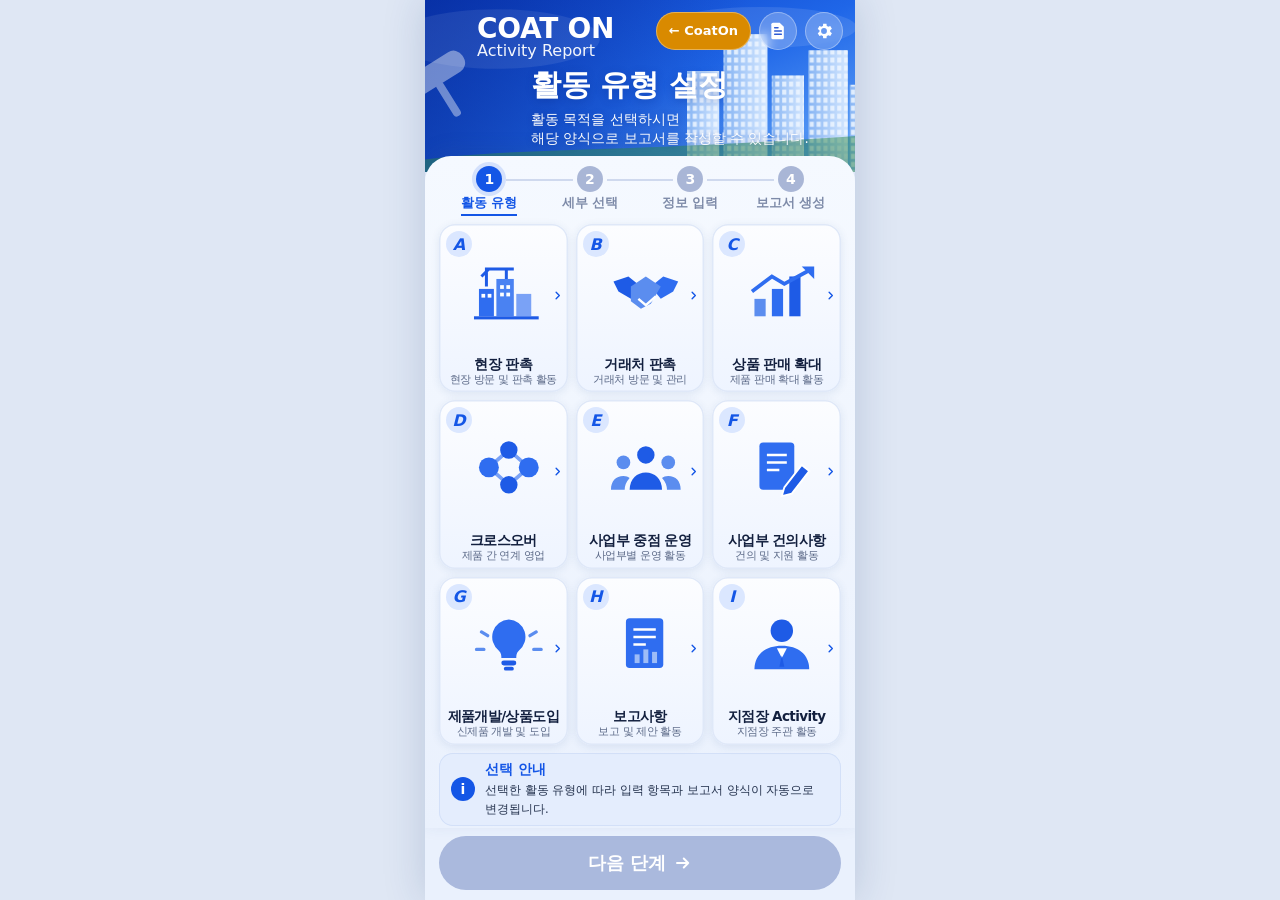
<file: activity.html>
<!doctype html>
<html lang="ko"><head><meta charset="utf-8"><meta name="viewport" content="width=device-width,initial-scale=1"><meta name="color-scheme" content="light"><title>Activity Report</title>
<style>:root{
  --blue:#1f4fd0; --blue-d:#0f3aa8; --ink:#1b2436; --muted:#6b7488; --line:#e3e9f3;
  --bg:#eef3fb; --card:#fff;
}
*{box-sizing:border-box;-webkit-tap-highlight-color:transparent}
html,body{margin:0;height:100%;background:#dfe7f4;font-family:-apple-system,"Apple SD Gothic Neo","Noto Sans KR","Malgun Gothic",system-ui,sans-serif;color:var(--ink)}
button{font:inherit;color:inherit;border:0;background:none;padding:0;cursor:pointer}
#app{max-width:430px;margin:0 auto;min-height:100%;background:var(--bg);position:relative;overflow-x:hidden}

/* 히어로 */
.hero{position:relative;height:175px;overflow:hidden}
.hero svg.bg{position:absolute;inset:0;width:100%;height:100%}
.hero h1{position:absolute;left:24px;top:68px;margin:0;font-size:35px;font-weight:800;letter-spacing:-.5px;color:#111a33}
.hero p{position:absolute;left:24px;top:116px;margin:0;font-size:16px;color:#3a4560;font-weight:500}
.bell{position:absolute;right:20px;top:calc(14px + env(safe-area-inset-top));width:46px;height:46px;border-radius:50%;background:#fff;box-shadow:0 4px 12px #1a3a7a30;display:grid;place-items:center}
.bell svg{width:24px;height:24px}.bell i{position:absolute;right:11px;top:9px;width:9px;height:9px;border-radius:50%;background:#f33}

/* 본문 시트 */
.sheet{position:relative;margin-top:-18px;background:#f7faff;border-radius:26px 26px 0 0;padding:14px 14px 150px;box-shadow:0 -6px 20px #2a4a8a18}
.seg{display:flex;background:#fff;border-radius:999px;padding:5px;box-shadow:inset 0 0 0 1px var(--line),0 3px 10px #2a4a8a14}
.seg button{flex:1;height:44px;border-radius:999px;display:flex;align-items:center;justify-content:center;gap:10px;font-size:17px;font-weight:700;color:#4a5570;transition:.2s}
.seg button svg{width:26px;height:26px}
.seg button.on{background:linear-gradient(180deg,#2d65e0,#123aa6);color:#fff;box-shadow:0 5px 12px #1f4fd055}

.sec-h{display:flex;align-items:center;gap:8px;margin:18px 4px 12px}
.sec-h b{font-size:24px;font-weight:800;padding-left:10px;border-left:5px solid var(--blue);line-height:1;letter-spacing:-.5px}
.sec-h .ln{flex:1;height:1px;background:var(--line);margin:0 6px}
.sec-h .cnt{font-size:16px;color:#5a6580}.sec-h .cnt strong{color:var(--blue);font-size:21px}

/* 카드 그리드 */
.grid{display:grid;grid-template-columns:repeat(3,1fr);gap:10px}
.card{position:relative;background:#fff;border-radius:18px;padding:0 0 10px;text-align:left;overflow:hidden;box-shadow:0 3px 12px #2a4a8a1c;border:2px solid transparent;transition:.15s}
.card:active{transform:scale(.97)}
.card.sel{border-color:var(--blue);box-shadow:0 0 0 3px #1f4fd024,0 6px 16px #1f4fd030}
.card .corner{position:absolute;left:0;top:0;width:60%;height:46%;background:linear-gradient(135deg,var(--c),transparent 70%);opacity:.9;border-radius:0 0 100% 0}
.card .ill{position:relative;height:84px;margin:4px 6px 0}
.card .ill svg{width:100%;height:100%}
.card .nm{position:relative;padding:0 8px 0 10px;font-size:12.8px;font-weight:800;letter-spacing:-.9px;white-space:nowrap}
.card .row{position:relative;display:flex;align-items:center;justify-content:space-between;padding:4px 8px 0 10px}
.card .row span{font-size:12px;white-space:nowrap;color:var(--muted)}
.card .go{width:30px;height:30px;border-radius:50%;background:#e9edff;color:#1f3fd0;display:grid;place-items:center;box-shadow:0 2px 6px #1f4fd030}
.card .go svg{width:15px;height:15px}
.card .tick{position:absolute;right:8px;top:8px;width:22px;height:22px;border-radius:50%;background:var(--blue);display:none;place-items:center}
.card.sel .tick{display:grid}.tick svg{width:13px;height:13px}

/* 서브유형 요약 */
.subbox{margin-top:16px;background:#fff;border-radius:18px;box-shadow:0 3px 12px #2a4a8a14;overflow:hidden}
.subbox .hd{display:flex;align-items:center;gap:8px;padding:10px 12px 8px;background:#f1f4fa}
.subbox .hd>svg{width:28px;height:28px;flex:none;color:#3a4258}
.subbox .hd b{font-size:17px;font-weight:800;white-space:nowrap}.subbox .hd small{white-space:nowrap;color:var(--muted);font-size:11.5px;border-left:1px solid var(--line);padding-left:8px}
.subbox .hd .all{margin-left:auto;background:#fff;border-radius:999px;padding:7px 10px;font-size:13px;white-space:nowrap;font-weight:600;display:flex;align-items:center;gap:2px;box-shadow:0 1px 4px #0001}
.subbox .hd .all svg{width:12px;height:12px;color:#333}
.subbox .bd{display:grid;grid-template-columns:1fr 1fr;padding:8px 10px 14px;gap:0 6px}
.subbox ul{list-style:none;margin:0;padding:0}.subbox li{display:flex;align-items:center;gap:8px;height:34px;font-size:15px;white-space:nowrap;font-weight:500}
.dot{width:25px;height:25px;border-radius:50%;background:#fff;box-shadow:0 2px 6px #0002;display:grid;place-items:center}
.dot::after{content:"";width:17px;height:17px;border-radius:50%;background:var(--d)}

/* 하단 CTA / 내비 */
.dock{position:fixed;left:50%;transform:translateX(-50%);bottom:0;width:100%;max-width:430px;pointer-events:none}
.cta{pointer-events:auto;display:flex;align-items:center;justify-content:center;gap:12px;width:calc(100% - 28px);margin:0 14px 10px;height:62px;border-radius:999px;color:#fff;font-size:22px;font-weight:800;position:relative;
  background:linear-gradient(90deg,#1f55d8 0%,#6a3fd0 45%,#f0662f 78%,#f5b021 100%);box-shadow:0 8px 20px #3a4fd04a;transition:.2s}
.cta svg.d{width:26px;height:26px}.cta svg.c{position:absolute;right:20px;width:20px;height:20px;color:#fff}
.cta:disabled{filter:grayscale(.85) opacity(.55);box-shadow:none}
.nav{pointer-events:auto;display:grid;grid-template-columns:repeat(4,1fr);background:#fff;border-radius:26px 26px 0 0;box-shadow:0 -4px 18px #2a4a8a22;padding:12px 0 calc(10px + env(safe-area-inset-bottom))}
.nav button{display:flex;flex-direction:column;align-items:center;gap:3px;font-size:15px;color:#8591a8;position:relative}
.nav button+button::before{content:"";position:absolute;left:0;top:6px;bottom:6px;width:1px;background:var(--line)}
.nav svg{width:38px;height:38px}
.nav button.on{color:var(--blue)}.nav button.on::after{content:"";position:absolute;left:18%;right:18%;bottom:-8px;height:3px;background:var(--blue);border-radius:3px}

/* 서브유형 시트(바텀시트) */
.mask{position:fixed;inset:0;background:#0a1430aa;display:none;z-index:20}
.mask.open{display:block}
.pop{position:fixed;left:50%;bottom:0;transform:translate(-50%,100%);width:100%;max-width:430px;background:#fff;border-radius:26px 26px 0 0;padding:18px 16px calc(20px + env(safe-area-inset-bottom));z-index:21;transition:transform .25s}
.pop.open{transform:translate(-50%,0)}
.pop h3{margin:0 0 4px;font-size:21px}.pop p{margin:0 0 12px;color:var(--muted);font-size:14px}
.opt{display:flex;align-items:center;gap:12px;width:100%;padding:14px;border-radius:14px;margin-bottom:8px;background:#f4f7fd;font-size:17px;font-weight:600;text-align:left;border:2px solid transparent}
.opt b{width:34px;height:34px;border-radius:10px;background:var(--blue);color:#fff;display:grid;place-items:center;font-size:14px}
.opt.sel{border-color:var(--blue);background:#eaf0ff}
.opt.todo{color:#8a93a8}.opt.todo b{background:#aab4c9}

/* 2단계 안내 화면 */
.step2{padding:20px 18px 40px;min-height:100vh;background:var(--bg)}
.step2 .top{display:flex;align-items:center;gap:6px;margin-bottom:18px}
.step2 .top button{width:40px;height:40px;border-radius:50%;background:#fff;display:grid;place-items:center;box-shadow:0 2px 8px #0001}.step2 .top svg{width:20px;height:20px}
.step2 h2{margin:0;font-size:20px}
.tbox{background:#fff;border-radius:18px;padding:18px;box-shadow:0 3px 12px #2a4a8a1c}
.tbox label{font-size:13px;color:var(--muted);font-weight:700}
.tbox .t{margin-top:8px;font-size:19px;font-weight:800;line-height:1.5;color:var(--blue-d);word-break:keep-all}
.tbox .t em{font-style:normal;color:#8a93a8;font-weight:600}
.note{margin-top:14px;padding:14px;border-radius:14px;background:#fff7e6;color:#8a5a00;font-size:14.5px;line-height:1.55}
.chips{display:flex;flex-wrap:wrap;gap:8px;margin-top:10px}.chips span{background:#e9edff;color:var(--blue-d);padding:7px 12px;border-radius:999px;font-weight:700;font-size:14px}

@media (min-width:431px){#app{box-shadow:0 0 40px #1a3a7a30}}

/* 2단계 양식 */
.fm{padding-bottom:40px}.fm h4{margin:18px 14px 8px;font-size:16px}.fm h4 small{font-weight:500;color:var(--muted);font-size:12px;margin-left:6px}
.fbox,.fm .fr,.fm .photo,.fm .mr,.fm .sum{margin:8px 14px}
.fr{display:flex;flex-wrap:wrap;gap:8px}
.fd{display:flex;flex-direction:column;gap:3px;font-size:12px;color:var(--muted)}.fd span{font-weight:600}
.w1{flex:1 1 30%}.w2{flex:1 1 46%}.w4{flex:1 1 100%}
.fm input,.fm select,.fm textarea{width:100%;font:inherit;font-size:15px;color:var(--ink);background:#fff;border:1px solid var(--line);border-radius:10px;padding:9px 10px}
.chk{display:flex;align-items:center;gap:6px;background:#fff;border:1px solid var(--line);border-radius:10px;padding:9px 10px;font-size:14px}.chk input{width:18px;height:18px;flex:none}
.strip{display:flex;gap:6px;flex-wrap:wrap;margin-top:6px}.strip button{flex:1;padding:9px 6px;border:1px solid var(--ink);background:#fff;font-size:13px;border-radius:4px}.strip button.y{background:#ffff00;font-weight:700}
.photo{background:#fff;border:1px dashed #9db3d8;border-radius:12px;padding:10px;text-align:center;color:var(--muted);font-size:13px}.photo img{max-width:100%;max-height:240px;border-radius:8px}
.pbtn{display:inline-block;margin-top:8px;padding:9px 14px;background:var(--blue);color:#fff;border-radius:999px;font-weight:600;font-size:14px}
.mr{background:#fff;border-radius:12px;padding:10px;box-shadow:0 1px 4px #1a3a7a18;display:flex;flex-direction:column;gap:6px}.mh{font-weight:700;font-size:14px}
.m4{display:grid;grid-template-columns:1fr 1fr 1fr;gap:6px}.m4 input:last-child{grid-column:1/-1}
.sum{text-align:right;font-size:15px}.xl{margin:20px 14px 6px;width:calc(100% - 28px);position:static}.msg{text-align:center;color:var(--muted);font-size:13px;margin:6px 14px}

.pbs{display:flex;gap:8px;justify-content:center;flex-wrap:wrap}.pbtn.alt{background:#fff;color:var(--blue);box-shadow:inset 0 0 0 1.5px var(--blue)}

.fm input.af{background:#fff8c5;border-color:#e6c200}

details.mat{margin:18px 14px 8px}details.mat summary{font-size:16px;font-weight:700;cursor:pointer;list-style:none;padding:10px 12px;background:#fff;border-radius:12px;box-shadow:0 1px 4px #1a3a7a18}
details.mat summary::-webkit-details-marker{display:none}details.mat summary:before{content:"▸ ";color:var(--blue)}details.mat[open] summary:before{content:"▾ "}
details.mat summary small{font-weight:500;color:var(--muted);font-size:12px;margin-left:4px}details.mat .mr{margin:8px 0}
.li{display:flex;gap:6px;align-items:flex-start;margin:6px 14px}.li b{padding-top:9px;font-size:15px}.li textarea{flex:1}
.x{width:32px;height:36px;border-radius:8px;background:#fff;border:1px solid var(--line);color:var(--muted)}
.addb{display:block;margin:6px 14px;width:calc(100% - 28px);padding:9px;border:1px dashed #9db3d8;border-radius:10px;background:#fff;color:var(--blue);font-weight:600}

details.mg,details.mi{margin:8px 0}
details.mg>summary,details.mi>summary{list-style:none;cursor:pointer;display:flex;align-items:center;gap:6px;font-weight:700;padding:11px 12px;background:#fff;border-radius:12px;box-shadow:0 1px 4px #1a3a7a18;font-size:14px}
details.mg>summary{font-size:15px;background:#e3edff}
details>summary::-webkit-details-marker{display:none}
details.mg>summary:before,details.mi>summary:before{content:"▸";color:var(--blue)}
details.mg[open]>summary:before,details.mi[open]>summary:before{content:"▾"}
details.mg>details.mi{margin-left:10px}
.mgs{font-weight:500;color:var(--muted);font-size:12px}
.mib{margin-left:auto;font-style:normal;font-size:12px;font-weight:600;color:var(--muted)}.mib.on{color:var(--blue)}
.fm details.mi .mr{margin:6px 0 4px;box-shadow:none;border:1px solid var(--line)}
.mctl{display:flex;gap:8px;margin:8px 0}.mctl button{flex:1;padding:9px;border-radius:10px;background:#fff;border:1px solid var(--line);font-size:13px;font-weight:600;color:var(--blue)}
.sph{margin-bottom:8px}.sph small{color:var(--muted);font-size:12px}
.spg{display:grid;grid-template-columns:1fr 1fr;gap:8px}
.spv{height:110px;border:2px dashed var(--line);border-radius:10px;display:grid;place-items:center;color:var(--muted);font-size:13px;overflow:hidden;background:#f7f9fd}
.spv img{width:100%;height:100%;object-fit:cover}
.sps .pbs{margin-top:6px}.sps .pbtn{font-size:12px;padding:8px 6px}.spx[hidden]{display:none}
.photo.one{display:flex;align-items:center;gap:6px;padding:8px 10px;text-align:left}
.photo.one .pbtn{flex:1;margin:0;padding:9px 4px;font-size:12px;white-space:nowrap;text-align:center}
.photo.one .pt{font-size:13px;white-space:nowrap}
.fm .photo.one #pv img,.fm .photo.one .sth img{width:22px;height:22px;object-fit:cover;border-radius:4px;vertical-align:middle;margin:0}
.fm .photo.one #pv img{width:34px;height:34px}
.sth{font-style:normal}
.photo.one .spx{flex:none;padding:8px 10px}
.sx{display:grid;grid-template-columns:1fr 1fr;gap:6px}.sx .fd{min-width:0}
.sx output{display:block;padding:9px 2px;font-weight:700;color:var(--ink);font-size:15px}
.fm .mh .x{height:28px}

/* 미리보기 · 보관함 */
.act{display:flex;gap:8px;margin:14px 14px 0}.act button{flex:1;padding:11px 4px;border-radius:12px;background:#fff;border:1px solid var(--line);font-size:14px;font-weight:700;color:var(--blue);box-shadow:0 1px 4px #1a3a7a18}
.act button:last-child{color:var(--muted);font-weight:600}
.toast{position:fixed;left:50%;bottom:calc(90px + env(safe-area-inset-bottom));transform:translateX(-50%);background:#1b2436;color:#fff;padding:11px 16px;border-radius:12px;font-size:14px;z-index:99;max-width:88vw;text-align:center;box-shadow:0 6px 18px #0004;transition:opacity .4s}.toast.off{opacity:0}
.pvm{position:fixed;inset:0;z-index:60;background:#dfe7f4;display:flex;flex-direction:column;max-width:100%}
.pvh{display:flex;align-items:center;gap:10px;padding:calc(10px + env(safe-area-inset-top)) 12px 10px;background:#fff;box-shadow:0 1px 6px #1a3a7a22}.pvh button{width:36px;height:36px;border-radius:50%;background:#eef3fb;font-size:16px}.pvh b{font-size:16px}
.pvb{flex:1;overflow:auto;padding:8px}.pvz{width:720px;transform-origin:0 0}
.pvf{display:flex;gap:8px;padding:10px 12px calc(10px + env(safe-area-inset-bottom));background:#fff;box-shadow:0 -1px 6px #1a3a7a22}.pvf button{flex:1;padding:12px;border-radius:12px;background:#fff;border:1.5px solid var(--blue);color:var(--blue);font-weight:700;font-size:15px}.pvf button.pri{background:var(--blue);color:#fff}
.pp{width:720px;background:#fff;color:#000;padding:20px;font:12px/1.45 "Malgun Gothic","Apple SD Gothic Neo","Noto Sans KR",sans-serif;box-shadow:0 2px 10px #1a3a7a22}
.pp table{border-collapse:collapse;width:100%;table-layout:fixed}.pp th,.pp td{border:1px solid #000;padding:5px 4px;text-align:center;word-break:break-all;vertical-align:middle}.pp th{background:#f2f2f2;font-weight:600}
.pp td.l{text-align:left}.pp .yl{background:#ff0;font-weight:700}.pp .rd{color:#e00}.pp .tb{border:2px solid #000;margin-bottom:6px}.pp .sg{border:2px solid #000}
.pp .pt1{font-size:15px;font-weight:700;margin-bottom:10px}.pp h5{margin:14px 0 5px;font-size:13px}.pp h5 .un{float:right;font-weight:400;font-size:11px}.pp .nt{color:#2457b8;font-size:11px;margin:-4px 0 6px}
.pp .ln{padding:3px 2px;min-height:20px}.pp .tx{border:2px solid #000;padding:8px 10px;min-height:56px;white-space:pre-wrap}
.pp .ovw{display:flex}.pp .ovl{flex:0 0 58%}.pp .ovr{flex:1;border:2px solid #000;border-left:0;display:flex;flex-direction:column}.pp .ih{background:#f2f2f2;text-align:center;font-weight:600;padding:5px;border-bottom:1px solid #000}.pp .ib{flex:1;display:flex;gap:3px;padding:2px;min-height:120px}.pp .ib img{flex:1;min-width:0;object-fit:cover;max-height:none}
.pp .ib2{display:flex;border:2px solid #000;min-height:120px;margin-top:-6px}.pp .ib2>div{flex:1;display:grid;place-items:center;color:#888;border-right:1px solid #000}.pp .ib2>div:last-child{border-right:0}.pp .ib2 img{width:100%;height:100%;object-fit:cover}
.lst{padding-bottom:150px}.lst .fbox{margin:10px 14px}.lst input[type=search]{width:100%;padding:11px 12px;border:1px solid var(--line);border-radius:12px;font:inherit;font-size:15px;background:#fff}
.lf{display:flex;gap:6px;overflow-x:auto;padding:0 14px 4px}.lf button{flex:none;padding:7px 12px;border-radius:999px;background:#fff;border:1px solid var(--line);font-size:13px;font-weight:600;color:var(--muted)}.lf button.on{background:var(--blue);color:#fff;border-color:var(--blue)}
.lcnt{margin:8px 16px;font-size:12px;color:var(--muted)}
.ri{background:#fff;border-radius:14px;margin:8px 14px;padding:10px;box-shadow:0 2px 8px #1a3a7a18;display:grid;grid-template-columns:62px 1fr;gap:4px 10px}
.ri .th{width:62px;height:62px;border-radius:10px;background:#eef3fb;overflow:hidden;display:grid;place-items:center}.ri .th img,.ri .th svg{width:100%;height:100%;object-fit:cover}
.ri .bd{min-width:0}.ri .tt{display:block;font-size:14px;line-height:1.35;word-break:break-all}.ri small{color:var(--muted);font-size:12px}
.ri .ra{grid-column:1/-1;display:flex;gap:6px;flex-wrap:wrap}.ri .ra button{flex:1 1 auto;padding:8px 6px;border-radius:9px;background:#f4f7fc;border:1px solid var(--line);font-size:12.5px;font-weight:600;color:var(--blue)}.ri .ra button[data-a=del]{color:#d33}
.empty{margin:36px 24px;text-align:center;color:var(--muted);line-height:1.7}
.bk2{display:flex;gap:8px;margin:16px 14px 6px}.bk2 button,.bk2 .bkl{flex:1;padding:11px;border-radius:12px;background:#fff;border:1.5px solid var(--blue);color:var(--blue);font-weight:700;font-size:14px;text-align:center}
.hint{margin:6px 18px;color:var(--muted);font-size:12px;line-height:1.6}

/* 메인 화면: 스크롤 없이 한 화면에 (시안 비율 유지) */
#app.fit{height:100vh;height:100dvh;min-height:0;overflow:hidden;display:flex;flex-direction:column}
.fit .hero{flex:none;height:clamp(88px,13.6dvh,150px)}
.fit .hero h1{top:auto;bottom:clamp(34px,5.4dvh,52px);font-size:clamp(23px,3.7dvh,34px)}
.fit .hero p{top:auto;bottom:clamp(14px,2.4dvh,26px);font-size:clamp(12px,1.8dvh,15px)}
.fit .bell{width:38px;height:38px;top:calc(8px + env(safe-area-inset-top))}.fit .bell svg{width:20px;height:20px}
.fit .sheet{flex:1;min-height:0;display:flex;flex-direction:column;padding:8px 12px 6px;margin-top:-16px}
.fit .seg{flex:none;padding:3px}.fit .seg button{height:clamp(34px,4.8dvh,42px);font-size:15.5px}.fit .seg button svg{width:21px;height:21px}
.fit .sec-h{flex:none;margin:clamp(6px,1.1dvh,12px) 4px clamp(5px,.9dvh,9px)}.fit .sec-h b{font-size:clamp(16px,2.4dvh,21px)}.fit .sec-h .cnt{font-size:13.5px}.fit .sec-h .cnt strong{font-size:17px}
.fit .grid{flex:1;min-height:0;grid-template-rows:repeat(3,minmax(0,1fr));gap:7px}
.fit .card{height:100%;display:flex;flex-direction:column;padding:0 0 4px;border-radius:15px}
.fit .card .ill{flex:1;min-height:0;height:auto;margin:3px 6px 1px}
.fit .card .nm{font-size:clamp(10px,2.95vw,12.2px);letter-spacing:-1.1px;padding:0 2px 0 9px;line-height:1.2}
.fit .card .row{display:block;padding:0 34px 0 9px}.fit .card .row span{display:block;font-size:clamp(9.5px,2.65vw,11px);letter-spacing:-.6px;line-height:1.3}
.fit .card .row span.go{display:grid;place-items:center;position:absolute;right:5px;bottom:1px;width:17px;height:17px;box-shadow:0 1px 3px #1f4fd030}.fit .card .go svg{width:9px;height:9px}
.fit .subbox{flex:none;margin-top:7px;border-radius:15px}
.fit .subbox .hd{padding:5px 10px 4px}.fit .subbox .hd>svg{width:22px;height:22px}.fit .subbox .hd b{font-size:14.5px}.fit .subbox .hd .all{padding:4px 9px;font-size:12px}
.fit .subbox .bd{padding:2px 10px 6px}.fit .subbox li{height:clamp(22px,3.1dvh,29px);font-size:13px}.fit .dot{width:20px;height:20px}.fit .dot::after{width:13px;height:13px}
.fit .scrl{flex:1;min-height:0;overflow-y:auto;-webkit-overflow-scrolling:touch;padding-bottom:6px}
.fit .dock{position:static;transform:none;width:100%;max-width:none;flex:none}
.fit .cta{height:clamp(40px,5.4dvh,52px);font-size:18px;margin:0 12px 6px}.fit .cta svg.d{width:22px;height:22px}
.fit .nav{padding:5px 0 calc(4px + env(safe-area-inset-bottom))}.fit .nav svg{width:26px;height:26px}.fit .nav button{font-size:12px;gap:0}.fit .nav button.on::after{bottom:-3px}
@media (max-height:700px){.fit .subbox{display:none}}
.sec-h .cnt.pill{background:#e6eefc;color:#2a4a8a;border-radius:999px;padding:6px 13px;font-weight:600;white-space:nowrap}.fit .sec-h .cnt.pill{padding:4px 11px}
.gc{background:#fff;border-radius:18px;box-shadow:0 3px 14px #2a4a8a14;margin-bottom:12px;overflow:hidden}
.gh{display:flex;align-items:center;gap:10px;width:100%;padding:14px 14px 6px;text-align:left}
.gh b{flex:1;font-size:19px;font-weight:800;padding-left:10px;border-left:5px solid var(--blue);line-height:1.1;letter-spacing:-.4px}
.gh .gn{font-size:13px;font-weight:700;color:var(--blue);background:#eaf0ff;border-radius:999px;padding:4px 11px;white-space:nowrap}
.gh .gv{flex:none;width:20px;height:20px;color:var(--ink);transform:rotate(-90deg);transition:transform .2s}
.gb{padding:0 10px 10px}
.gr{display:flex;align-items:center;gap:12px;width:100%;text-align:left;padding:11px 12px;margin-top:8px;border-radius:14px;background:#f6f9ff;box-shadow:inset 0 0 0 1.5px #e6edf8}
.gr.sel{background:#eaf0ff;box-shadow:inset 0 0 0 2px #a9c0f5}
.gbd{flex:none;width:46px;height:46px;border-radius:12px;background:linear-gradient(180deg,#2d65e0,#123aa6);color:#fff;display:grid;place-items:center;font-style:normal;font-weight:800;font-size:16px;box-shadow:0 3px 8px #1f4fd044}
.gt{flex:1;min-width:0}.gt b{display:block;font-size:17px;font-weight:700}.gt small{display:block;margin-top:2px;font-size:12.5px;color:var(--muted);line-height:1.35}
.gk{flex:none;width:30px;height:30px;border-radius:50%;box-shadow:inset 0 0 0 2px #c3cbdc;background:#fff;display:grid;place-items:center}
.gk svg{width:16px;height:16px;opacity:0}.gr.sel .gk{background:var(--blue);box-shadow:none}.gr.sel .gk svg{opacity:1}
.gr.todo .gbd{background:#aab4c9;box-shadow:none}.gr.todo .gt b{color:#8a93a8}
.gc.shut .gb{display:none}.gc.shut .gh{padding-bottom:14px}.gc.shut .gv{transform:rotate(90deg)}
/* ===== 입력 화면 개편 ===== */
.step2.fm.dz{padding:0 0 200px;background:linear-gradient(180deg,#dbe8ff 0,#eef3fb 280px,#eef3fb 100%);min-height:100vh}
.fm.dz .hd{position:relative;display:flex;align-items:center;gap:12px;margin:0;padding:calc(18px + env(safe-area-inset-top)) 16px 34px;min-height:132px;background:linear-gradient(135deg,#1f4fd0,#2f6df0 55%,#7fb0ff);color:#fff;border-radius:0 0 30px 30px;overflow:hidden;box-shadow:0 8px 22px #1f4fd033}
.fm.dz .hd>*{position:relative}.fm.dz .hd .hbg{position:absolute;inset:0;opacity:.32;pointer-events:none}.fm.dz .hd .hbg svg{width:100%;height:100%}
.fm.dz .hd #bk{flex:none;width:46px;height:46px;border-radius:50%;background:#fff;color:var(--blue-d);box-shadow:0 4px 12px #0003}
.fm.dz .hd .tt{flex:1;min-width:0}.fm.dz .hd h2{font-size:21px;line-height:1.25;color:#fff;letter-spacing:-.4px}
.fm.dz .hd .tt small{display:block;margin-top:3px;font-size:13px;color:#dfeaff;font-weight:500}
.fm.dz .hd #nw{flex:none;width:auto;height:auto;border-radius:999px;background:#ffffff2e;border:1px solid #ffffff66;color:#fff;padding:8px 12px;font-size:13px;font-weight:700;box-shadow:none}
.fm.dz .tcard{margin:-18px 14px 0;position:relative;border-radius:22px;padding:16px 18px;background:linear-gradient(180deg,#fff,#f3f7ff);box-shadow:0 8px 24px #2a4a8a22}
.fm.dz .tcard label{display:flex;align-items:center;gap:6px;font-size:13px;color:#5a6a8c}
.fm.dz .tcard .t{font-size:20px;color:#14234f}
.fm.dz .fbox{margin:12px 14px 0;background:#fff;border-radius:22px;padding:14px 14px 16px;box-shadow:0 4px 16px #2a4a8a14}
.fm.dz .fbox .fr{margin:0;gap:12px 10px}
.fm.dz .scard{margin:12px 14px 0;border-radius:22px;padding:14px 14px 16px;box-shadow:0 4px 16px #2a4a8a14}
.fm.dz .scard label{font-size:14px;color:#1b2745}
.fm.dz .strip{gap:8px;margin-top:10px}
.fm.dz .strip button{border:1.5px solid #cfdcf5;border-radius:999px;background:#fff;color:#2a4a8a;padding:11px 8px;font-weight:700;font-size:14px;min-height:44px}
.fm.dz .strip button.y{background:linear-gradient(180deg,#2d65e0,#123aa6);color:#fff;border-color:transparent;box-shadow:0 5px 12px #1f4fd055}
.fm.dz input,.fm.dz select,.fm.dz textarea{border:1.5px solid #d9e4f7;border-radius:14px;padding:12px 13px;min-height:46px;background:#f9fbff;font-size:15.5px;transition:box-shadow .15s,border-color .15s}
.fm.dz textarea{min-height:76px;line-height:1.45}
.fm.dz input:focus,.fm.dz select:focus,.fm.dz textarea:focus{outline:none;border-color:var(--blue);background:#fff;box-shadow:0 0 0 4px #1f4fd01f}
.fm.dz input::placeholder,.fm.dz textarea::placeholder{color:#a3aec6}
.fm.dz select{appearance:none;-webkit-appearance:none;padding-right:38px;background-image:url("data:image/svg+xml;utf8,<svg xmlns='http://www.w3.org/2000/svg' viewBox='0 0 24 24' fill='none' stroke='%231f4fd0' stroke-width='3' stroke-linecap='round' stroke-linejoin='round'><path d='M6 9l6 6 6-6'/></svg>");background-repeat:no-repeat;background-position:right 12px center;background-size:16px}
.fm.dz input[type=checkbox]{width:22px;height:22px;min-height:0;padding:0;accent-color:var(--blue)}
.fm.dz input.af{background:#fff8c5;border-color:#e6c200}
.fm.dz .fd{gap:6px}.fm.dz .fd>span{display:flex;align-items:center;gap:7px;color:#1b2745;font-weight:700;font-size:14px}
.fm.dz .ic{flex:none;width:22px;height:22px;display:grid;place-items:center;color:var(--blue)}
.fm.dz .ic svg{width:19px;height:19px;stroke:currentColor;fill:none;stroke-width:2;stroke-linecap:round;stroke-linejoin:round}
.fm.dz .chk{border:1.5px solid #d9e4f7;border-radius:14px;background:#f9fbff;padding:12px;min-height:46px;font-weight:600;color:#1b2745}
.fm.dz .sc{margin:14px 14px 0;background:#fff;border-radius:22px;padding:16px 14px 16px;box-shadow:0 4px 16px #2a4a8a14}
.fm.dz .sc h4{display:flex;align-items:center;gap:10px;margin:0 0 12px;font-size:19px;letter-spacing:-.4px}
.fm.dz .sc h4 small{margin-left:auto;font-size:12px}
.fm.dz .nb{flex:none;width:30px;height:30px;border-radius:50%;background:linear-gradient(180deg,#2d65e0,#123aa6);color:#fff;display:grid;place-items:center;font-style:normal;font-size:15px;font-weight:800;box-shadow:0 3px 8px #1f4fd044}
.fm.dz .sc .fr,.fm.dz .sc .photo,.fm.dz .sc .mr,.fm.dz .sc .sum,.fm.dz .sc .li,.fm.dz .sc .addb{margin-left:0;margin-right:0}
.fm.dz .sc .fr{margin-top:10px;margin-bottom:0}.fm.dz .sc .addb{width:100%}
.fm.dz .sc details.mat{margin:0}
.fm.dz .sc details.mat>summary{display:flex;align-items:center;gap:10px;padding:0;background:none;box-shadow:none;font-size:19px;letter-spacing:-.4px}
.fm.dz .sc details.mat>summary:before{content:none}
.fm.dz .sc details.mat>summary small{margin-left:auto;font-size:12px}
.fm.dz .sc details.mat>summary::after{content:"";flex:none;width:9px;height:9px;border-right:2.5px solid #5a6a8c;border-bottom:2.5px solid #5a6a8c;transform:rotate(45deg);margin:-3px 4px 0 0;transition:transform .2s}
.fm.dz .sc details.mat[open]>summary::after{transform:rotate(-135deg);margin-top:4px}
.fm.dz .sc details.mat[open]>summary{margin-bottom:12px}
.fm.dz .photo.one{display:flex;align-items:center;gap:8px;background:#f3f7ff;border:1.5px dashed #b9cdf2;border-radius:16px;padding:10px;text-align:left}
.fm.dz .photo.one .pbtn{flex:1;height:46px;display:flex;align-items:center;justify-content:center;border-radius:14px;margin:0;padding:0 6px;font-size:14px;font-weight:700;box-shadow:0 3px 8px #1f4fd033;white-space:nowrap}
.fm.dz .photo.one .pbtn.alt{background:#fff;color:var(--blue-d);box-shadow:inset 0 0 0 1.5px #bfd0f3}
.fm.dz .photo.one .spx{flex:none;width:46px;padding:0}
.fm.dz .photo.one .pt{font-size:14px;font-weight:700;color:#1b2745}
.fm.dz #ai{display:flex;gap:8px;align-items:flex-start;text-align:left;background:#f1f6ff;border-radius:14px;padding:10px 12px;color:#4a5b82;font-size:13px;line-height:1.5;margin:10px 0 0}
.fm.dz #ai::before{content:"💡";flex:none}
.fm.dz .mr{border:1.5px solid #e3ebf8;box-shadow:none;border-radius:16px;padding:12px;background:#fbfdff}
.fm.dz .mh{font-size:15px;color:#14234f}
.fm.dz .li{align-items:flex-start}
.fm.dz .li b{flex:none;width:30px;height:30px;border-radius:50%;background:#eaf0ff;color:var(--blue-d);display:grid;place-items:center;padding:0;margin-top:8px;font-size:15px}
.fm.dz .x{border-radius:12px;width:38px;height:46px}
.fm.dz .mr .x{height:30px}
.fm.dz .addb{border:1.5px dashed #b9cdf2;background:#f6f9ff;border-radius:14px;padding:12px;font-size:15px}
.fm.dz details.mg>summary,.fm.dz details.mi>summary{border-radius:14px;box-shadow:none;border:1.5px solid #e3ebf8;background:#fff;min-height:44px}
.fm.dz details.mg>summary{background:#eaf1ff}
.fm.dz .mctl button{border-radius:12px;min-height:40px}
.fm.dz .note{margin:12px 14px 0;border-radius:16px}
.fm.dz .bar{position:fixed;left:50%;transform:translateX(-50%);bottom:0;width:100%;max-width:430px;z-index:30;background:#ffffffee;-webkit-backdrop-filter:blur(10px);backdrop-filter:blur(10px);padding:8px 12px calc(10px + env(safe-area-inset-bottom));box-shadow:0 -6px 20px #2a4a8a24;border-radius:22px 22px 0 0}
.fm.dz .bar #msg{margin:0 0 6px;font-size:12.5px}.fm.dz .bar #msg:empty{display:none}
.fm.dz .br{display:flex;gap:8px}
.fm.dz .br button{height:54px;border-radius:16px;font-weight:800;font-size:15px;display:flex;align-items:center;justify-content:center;gap:6px;margin:0;box-shadow:none}
.fm.dz .br .b2{flex:0 0 28%;width:auto;background:#fff;color:var(--blue-d);box-shadow:inset 0 0 0 1.5px #bfd0f3}
.fm.dz .br .b1{flex:1;background:linear-gradient(180deg,#2d65e0,#123aa6);color:#fff;font-size:17px;box-shadow:0 6px 14px #1f4fd055}

/* ===== 활동 유형 선택(COAT ON) 개편 ===== */
#app.v2{height:100vh;height:100dvh;min-height:0;overflow:hidden;display:flex;flex-direction:column;background:#eaf1fd}
.v2 .h2{position:relative;flex:none;height:clamp(142px,21dvh,172px);color:#fff;overflow:hidden}
.v2 .h2 svg.art{position:absolute;inset:0;width:100%;height:100%}
.v2 .brand{position:absolute;left:clamp(16px,13%,52px);top:calc(14px + env(safe-area-inset-top));line-height:1.05}
.v2 .brand b{display:block;font-size:clamp(22px,3.5dvh,28px);font-weight:800;letter-spacing:-.3px}.v2 .brand span{font-size:clamp(13px,1.9dvh,16px);opacity:.95}
.v2 .tools{position:absolute;right:12px;top:calc(12px + env(safe-area-inset-top));display:flex;gap:8px}
.v2 .tools #cobk{height:38px;padding:0 13px;border-radius:19px;background:#12306b;color:#fff;font:700 13px/38px system-ui,sans-serif;text-decoration:none;white-space:nowrap;box-shadow:inset 0 0 0 1px #ffffff55}
html.cobad .v2 .tools #cobk{background:#c23030}html.cowarn .v2 .tools #cobk{background:#d98a00}
.v2 .tools button{width:38px;height:38px;border-radius:50%;background:#ffffff38;color:#fff;display:grid;place-items:center;box-shadow:inset 0 0 0 1px #ffffff55;-webkit-backdrop-filter:blur(6px);backdrop-filter:blur(6px)}.v2 .tools svg{width:20px;height:20px}
.v2 .ttl{position:absolute;left:min(26%,106px);right:8px;bottom:24px}
.v2 .ttl h1{margin:0;font-size:clamp(22px,3.5dvh,30px);font-weight:800;letter-spacing:-.5px;text-shadow:0 2px 8px #0a2a8a55}.v2 .ttl p{margin:4px 0 0;font-size:clamp(11.5px,1.65dvh,13.5px);line-height:1.4;text-shadow:0 1px 6px #0a2a8a66}
.v2 .sh{flex:1;min-height:0;display:flex;flex-direction:column;margin-top:-16px;position:relative;background:linear-gradient(180deg,#f5f9ff,#eaf1fd);border-radius:26px 26px 0 0;padding:10px 14px 0;box-shadow:0 -6px 20px #2a4a8a22}
.v2 .steps{flex:none;display:flex;list-style:none;margin:0 0 8px;padding:0}
.v2 .steps li{flex:1;position:relative;display:flex;flex-direction:column;align-items:center;gap:3px;font-size:12.5px;color:#7d8aa8;font-weight:600}
.v2 .steps li::after{content:"";position:absolute;top:13px;left:calc(50% + 17px);right:calc(-50% + 17px);height:2px;background:#cfd9ee}.v2 .steps li:last-child::after{display:none}
.v2 .steps li.done::after{background:#1456e6}
.v2 .steps i{width:26px;height:26px;border-radius:50%;background:#a9b6d6;color:#fff;font-style:normal;font-weight:800;display:grid;place-items:center;font-size:14px;position:relative;z-index:1}.v2 .steps i svg{width:14px;height:14px}
.v2 .steps li.on{color:#1456e6}.v2 .steps li.on i{background:#1456e6;box-shadow:0 0 0 4px #1456e626}.v2 .steps li.on span{border-bottom:2px solid #1456e6;padding-bottom:2px;font-weight:800}
.v2 .steps li.done{color:#1456e6;cursor:pointer}.v2 .steps li.done i{background:#1456e6}
.v2 .tg{flex:1;min-height:0;display:grid;grid-template-columns:repeat(3,1fr);grid-template-rows:repeat(3,minmax(0,1fr));gap:8px}
.v2 .tc{position:relative;border-radius:16px;background:linear-gradient(180deg,#fcfdff,#eef4ff);box-shadow:0 2px 8px #2a4a8a1a,inset 0 0 0 1.5px #dfe8f8;text-align:center;overflow:hidden;padding:0 4px 6px;display:flex;flex-direction:column;align-items:center;min-height:0;transition:.15s}
.v2 .tc:active{transform:scale(.97)}
.v2 .tc.sel{background:#fff;box-shadow:0 0 0 2.5px #1456e6,0 6px 16px #1456e633}
.v2 .tc .bd{position:absolute;left:7px;top:7px;width:26px;height:26px;border-radius:50%;background:#dbe7ff;color:#1456e6;font-weight:800;font-size:16px;display:grid;place-items:center}
.v2 .tc .ic{flex:1;min-height:0;width:100%;display:flex;justify-content:center;padding:5px 15px 2px 26px}.v2 .tc .ic svg{height:100%;width:auto;max-width:100%}
.v2 .tc .tn{font-weight:800;font-size:clamp(11.5px,3.3vw,13.5px);letter-spacing:-.6px;color:#13203f;white-space:nowrap;line-height:1.25}
.v2 .tc .td{font-size:clamp(9px,2.55vw,10.5px);color:#5c6a88;white-space:nowrap;letter-spacing:-.4px;line-height:1.3}
.v2 .tc .go{position:absolute;right:5px;top:calc(50% - 22px);width:11px;height:11px;color:#1456e6}.v2 .tc.sel .go{display:none}.v2 .tc .go svg{width:100%;height:100%}
.v2 .tc .tk{position:absolute;right:6px;top:6px;width:24px;height:24px;border-radius:50%;background:#1456e6;display:none;place-items:center;box-shadow:0 2px 6px #1456e655}.v2 .tc.sel .tk{display:grid}.v2 .tc .tk svg{width:13px;height:13px;color:#fff}
.v2 .info{flex:none;margin:8px 0 2px;display:flex;gap:10px;align-items:center;background:#e4edfd;border-radius:14px;padding:8px 12px;box-shadow:inset 0 0 0 1px #d3e0f8}
.v2 .info i{flex:none;width:24px;height:24px;border-radius:50%;background:#1456e6;color:#fff;font-style:normal;font-weight:800;font-size:14px;display:grid;place-items:center}
.v2 .info b{display:block;color:#1456e6;font-size:13.5px}.v2 .info span{font-size:11.5px;color:#26344f;line-height:1.35}
.v2 .scrl{flex:1;min-height:0;overflow-y:auto;-webkit-overflow-scrolling:touch;padding-bottom:8px}
.v2 .sec-h{margin:2px 4px 8px}.v2 .sec-h b{font-size:17px}.v2 .sec-h .cnt{font-size:13px}.v2 .sec-h .cnt strong{font-size:15px}
.v2 .dk{flex:none;display:flex;gap:8px;padding:8px 14px calc(10px + env(safe-area-inset-bottom));background:linear-gradient(180deg,#eaf1fd00,#eaf1fd 28%)}
.v2 .next{flex:1;height:clamp(44px,6dvh,54px);border-radius:999px;background:linear-gradient(180deg,#1b62ee,#0b46cf);color:#fff;font-size:17.5px;font-weight:800;display:flex;align-items:center;justify-content:center;gap:8px;box-shadow:0 6px 16px #1456e655;white-space:nowrap;overflow:hidden}
.v2 .next:disabled{background:#aab9dd;box-shadow:none}.v2 .next svg{width:18px;height:18px;flex:none}
.v2 .prev{flex:none;width:92px;height:clamp(44px,6dvh,54px);border-radius:999px;background:#fff;color:#1456e6;font-weight:800;font-size:15px;box-shadow:inset 0 0 0 1.5px #1456e6}
@media (max-height:700px){.v2 .info{display:none}}
</style></head><body><div id="app"></div>
<script>// 표준화 유형 데이터 — Activity 표준화 정의 사진 기준 (양식이 준비된 서브유형은 forms.js 의 READY 참고)
window.ACTIVITY_TYPES = [
  { code: 'A', name: '현장 판촉', title: '현장 판촉', icon: 'roller', color: '#3b82f6', subs: ['건축 현장', '재도장 현장', '정비사업 현장'] },
  { code: 'B', name: '거래처 판촉', title: '거래처 판촉', icon: 'building', color: '#84cc16', subs: ['신규 거래처', '재거래', '조달 수주업체', '기존 거래처'] },
  { code: 'C', name: '상품 판매 확대', title: '상품 판매 확대', icon: 'cans', color: '#f59e0b', subs: ['프로젝트 상품 소싱', '매입처 다변화', '전략상품 판매확대'] },
  { code: 'D', name: '크로스오버', title: 'Cross Over', icon: 'tray', color: '#8b5cf6', subs: ['거래처 교차', '현장 연계 교차'] },
  { code: 'E', name: '사업부 중점 운영', title: '사업부 전략', icon: 'helmet', color: '#14b8a6', subs: ['내외장재', '보온재', '창호/수주', '유통도료', '공업'] },
  { code: 'F', name: '사업부 건의사항', title: '사업부 건의사항', icon: 'handshake', color: '#6366f1', subs: ['시스템 개선', '판촉/홍보 지원', '품질/물류/수급 개선', '단가 지원'] },
  { code: 'G', name: '제품개발/상품도입', title: '제품개발/상품도입', icon: 'chart', color: '#22c55e', subs: ['제품 개선/개발', '신규 상품 도입'] },
  { code: 'H', name: '보고사항', title: '보고사항', icon: 'clipboard', color: '#d946ef', subs: ['실적분석/운영계획', '채권 관리', '재고 관리', '출장 보고', '시장/경쟁사 주요 정보', '직판 수주 현황'] },
  { code: 'I', name: '지점장 Activity', title: '지점장 Activity', icon: 'map', color: '#06b6d4', subs: [], direct: true }
];
</script>
<script>// 보관함(Rep): 저장·미리보기·백업 — 이 기기(휴대폰/PC) 브라우저의 IndexedDB 에 보관
window.Rep = (function () {
  let dbp;
  const open = () => dbp || (dbp = new Promise((ok, no) => { try { const q = indexedDB.open('activity-reports', 1); q.onupgradeneeded = () => q.result.createObjectStore('r', { keyPath: 'id' }); q.onsuccess = () => ok(q.result); q.onerror = () => no(q.error); } catch (e) { no(e); } }));
  const tx = async (mode, fn) => { const db = await open(); return new Promise((ok, no) => { const t = db.transaction('r', mode), r = fn(t.objectStore('r')); t.oncomplete = () => ok(r && r.result); t.onerror = () => no(t.error); t.onabort = () => no(t.error); }); };
  const uid = () => 'r' + Date.now().toString(36) + Math.random().toString(36).slice(2, 6);
  const R = {
    all: async () => (await tx('readonly', s => s.getAll())) || [],
    del: id => tx('readwrite', s => s.delete(id)),
    put: rec => tx('readwrite', s => s.put(rec)),
    async save(rec) { rec = Object.assign({}, rec, { id: rec.id || uid(), ts: Date.now() }); await tx('readwrite', s => s.put(rec)); try { navigator.storage && navigator.storage.persist && navigator.storage.persist(); } catch (e) {} return rec; },
    toast(m) { const o = document.querySelector('.toast'); if (o) o.remove(); const e = document.createElement('div'); e.className = 'toast'; e.textContent = m; document.body.appendChild(e); setTimeout(() => e.classList.add('off'), 2600); setTimeout(() => e.remove(), 3100); },
    async download(name, data, type) {
      let dl = null; try { dl = await window.claude.use('downloads'); } catch (e) {}
      if (dl) { await dl.save({ filename: name, data }); return; }
      const a = document.createElement('a'); a.href = URL.createObjectURL(new Blob([data], { type })); a.download = name; document.body.appendChild(a); a.click(); setTimeout(() => { URL.revokeObjectURL(a.href); a.remove(); }, 1000);
    },
    preview(html, o = {}) {
      const el = document.createElement('div'); el.className = 'pvm';
      el.innerHTML = `<div class="pvh"><button type="button" data-a="c" aria-label="닫기">✕</button><b>보고서 미리보기</b></div><div class="pvb"><div class="pvz"><div class="pp">${html}</div></div></div><div class="pvf">${o.onSave ? '<button type="button" data-a="s">💾 저장</button>' : ''}${o.onExcel ? '<button type="button" data-a="x" class="pri">📊 Excel 만들기</button>' : ''}</div>`;
      document.body.appendChild(el); document.body.style.overflow = 'hidden';
      const fit = () => { el.querySelector('.pvz').style.zoom = Math.min(1, (el.clientWidth - 16) / 720); };
      const close = () => { removeEventListener('resize', fit); el.remove(); document.body.style.overflow = ''; };
      fit(); addEventListener('resize', fit);
      el.onclick = async e => { const b = e.target.closest('button'); if (!b) return; const a = b.dataset.a;
        if (a === 'c') close();
        else if (a === 's') await o.onSave();
        else if (a === 'x') { try { await o.onExcel(); R.toast('Excel 파일을 만들었어요'); } catch (err) { R.toast('실패: ' + (err && err.message || err)); } } };
    }
  };
  return R;
})();
</script>
<script>// 2단계: 서브유형별 입력 양식 + Excel 보고서. 새 양식은 FORMS 에 추가하고 READY 에 코드를 넣으면 됩니다.
(function () {
  const BU = ['건축', '플랜트', '일반공업', '리피니시', '실란트', 'PCM', 'OEM', '재고자산', '분체', '상품'];
  window.READY = new Set(['A1', 'A2']);
  const T = (k, l, s, ph) => ({ k, l, s, ph }), C = (k, l, s) => ({ k, l, s, c: 1 });
  const five = [T('start', '공사시작', 1, '25.11'), T('end', '공사종료', 1, '27.12'), T('b', '지하', 1, '1B'), T('f', '지상', 1, '2F'), T('dong', '동', 1), T('hh', '세대수', 1)];
  const sp = (g, items) => items.map(i => ({ g, i }));
  const F = {
    A1: {
      ov: [[T('code', '현장 코드', 2, '2026030729'), T('pname', '프로젝트명칭', 4)], [T('addr', '소재지', 4), T('prom', '판촉 주체 / 담당자', 2)],
        [T('dev', '시행사', 2), T('des', '설계사', 2), T('bld', '시공사', 2)], [T('area', '연면적', 2, '163,917㎡'), T('use', '주용도', 2), T('sup', '감리업체', 2)],
        five, [T('stage', '현공정', 2), T('memo', '비고', 4)]],
      mh: ['사업부', '품목', '현장스펙 / 당사제품', '물량', '단위', '금액 (백만원)', '수주/판매업체'], vend: '수주/판매업체',
      rows: [...sp('내외장재', ['G/S', 'G/T', 'M/T', '기타', '상품']), ...sp('보온재', ['G/W', 'M/W', '기타', '상품']), ...sp('창호', ['']), ...sp('공업도료', ['일반공업']),
        ...sp('유통도료', ['수성', '에폭시', '내화도료', '플랜트']), ...sp('상품', ['', ''])]
    },
    A2: {
      ov: [[T('code', '현장 코드', 2, '2026030729'), T('pname', '현장명', 4)], [T('addr', '소재지', 4), T('prom', '판촉 주체 / 담당자', 2)],
        [T('bid', '입찰 게시일', 2, '2025-11-13'), T('sup', '감리업체', 2), T('win', '수주업체', 2)],
        [C('ext', '외부', 1), C('int', '내부', 1), C('park', '주차장', 1), C('wp', '방수', 1), T('amt', '금액 (백만원)', 2)],
        five, [C('our', '당사 디자인 제출', 2), C('rival', '경쟁사 디자인 제출', 2), C('pat', '특허공법', 2)]],
      mh: ['도장사양', '현장스펙 / 당사제품', '물량', '단위', '금액 (백만원)', '도장업체'], vend: '도장업체',
      rows: sp('', ['외부', '내부', '주차장', '방수'])
    }
  };
  const esc = s => String(s == null ? '' : s).replace(/&/g, '&amp;').replace(/"/g, '&quot;').replace(/</g, '&lt;');
  const drafts = {}, afP = new Set(); let lastMsg = '';
  const load = src => new Promise((ok, no) => {
    if (window.ExcelJS) return ok();
    const s = document.createElement('script'); s.src = src; s.onload = ok;
    s.onerror = () => no(new Error('엑셀 라이브러리를 불러오지 못했습니다. 인터넷 연결을 확인해 주세요.')); document.head.appendChild(s);
  });
  const shrink = (file, cb, max = 900) => {
    const im = new Image(), u = URL.createObjectURL(file);
    im.onload = () => { const k = Math.min(1, max / Math.max(im.width, im.height)), c = document.createElement('canvas'); c.width = im.width * k; c.height = im.height * k;
      c.getContext('2d').drawImage(im, 0, 0, c.width, c.height); URL.revokeObjectURL(u); cb(c.toDataURL('image/jpeg', .8), c.height / c.width); };
    im.src = u;
  };
  const cropRegion = (url, p) => new Promise(ok => { const im = new Image(); im.onload = () => {
    const x0 = Math.max(0, p.x), y0 = Math.max(0, p.y), x = x0 * im.width, y = y0 * im.height, w = Math.min(p.w, 1 - x0) * im.width, h = Math.min(p.h, 1 - y0) * im.height;
    if (w < 20 || h < 20) return ok(null); const k = Math.min(1, 900 / Math.max(w, h)), c = document.createElement('canvas'); c.width = Math.round(w * k); c.height = Math.round(h * k);
    c.getContext('2d').drawImage(im, x, y, w, h, 0, 0, c.width, c.height); ok({ url: c.toDataURL('image/jpeg', .85), asp: c.height / c.width }); }; im.onerror = () => ok(null); im.src = url; });

  const cropCover = (url, asp) => new Promise(ok => { const im = new Image(); im.onload = () => {
    let sw = im.width, sh = im.height; if (sh / sw > asp) sh = sw * asp; else sw = sh / asp;
    const c = document.createElement('canvas'); c.width = Math.round(sw); c.height = Math.round(sh);
    c.getContext('2d').drawImage(im, (im.width - sw) / 2, (im.height - sh) / 2, sw, sh, 0, 0, c.width, c.height); ok(c.toDataURL('image/jpeg', .85)); };
    im.onerror = () => ok(url); im.src = url; });

  async function toExcel(code, t, f, d, title, sub) {
    await load('https://cdnjs.cloudflare.com/ajax/libs/exceljs/4.4.0/exceljs.min.js');
    const NC = 22, UW = 5.4, CPX = Math.round(UW * 7 + 5);
    const wb = new ExcelJS.Workbook(), ws = wb.addWorksheet(code, { views: [{ showGridLines: false }], pageSetup: { orientation: 'landscape', fitToPage: true, fitToWidth: 1, fitToHeight: 0 } });
    ws.columns = Array.from({ length: NC }, () => ({ width: UW }));
    const thin = { style: 'thin' }, med = { style: 'medium' }, bd = { top: thin, left: thin, bottom: thin, right: thin };
    const GRAY = 'FFF2F2F2', YEL = 'FFFFFF00';
    let r = 1;
    const cell = (row, c1, c2, v, o = {}) => {
      if (c2 > c1) ws.mergeCells(row, c1, row, c2);
      const c = ws.getCell(row, c1); c.value = v;
      c.alignment = { horizontal: o.left ? 'left' : 'center', vertical: 'middle', wrapText: true };
      c.font = { name: '맑은 고딕', size: o.sz || 10, bold: !!o.b, color: o.red ? { argb: 'FFFF0000' } : undefined };
      if (o.fill) c.fill = { type: 'pattern', pattern: 'solid', fgColor: { argb: o.fill } };
      if (!o.nb) for (let x = c1; x <= c2; x++) ws.getCell(row, x).border = bd;
      ws.getRow(row).height = o.h || 20;
    };
    const box = (r1, r2, c1, c2) => { for (let y = r1; y <= r2; y++) for (let x = c1; x <= c2; x++) { const c = ws.getCell(y, x), b = Object.assign({}, c.border || bd);
      if (y === r1) b.top = med; if (y === r2) b.bottom = med; if (x === c1) b.left = med; if (x === c2) b.right = med; c.border = b; } };
    cell(r++, 1, NC, '① ' + title, { nb: 1, left: 1, b: 1, sz: 13, h: 26 }); r++;
    const SL = sub.all.length, per = Math.floor((NC - 4) / SL), first = NC - per * SL;
    cell(r, 1, first, '구분', { fill: GRAY, b: 1 });
    sub.all.forEach((n, i) => cell(r, first + i * per + 1, first + (i + 1) * per, n, { fill: i === sub.i ? YEL : undefined }));
    box(r, r, 1, NC); r += 2;
    cell(r++, 1, NC, '1) 현장 개요', { nb: 1, left: 1, b: 1 });
    const ov0 = r;
    f.ov.forEach(row => {
      let c = 1;
      row.forEach(x => { cell(r, c, c + x.s * 2 - 1, x.k === 'prom' ? '판촉 주체' : x.l, { fill: GRAY }); c += x.s * 2; });
      c = 1;
      row.forEach(x => { cell(r + 1, c, c + x.s * 2 - 1, x.c ? (d.ov[x.k] ? '●' : '') : ((x.k === 'prom' ? d.h.mgr : x.k === 'pname' ? (d.ov.pname || d.h.site) : d.ov[x.k]) || ''), { h: 22, red: x.k === 'code' }); c += x.s * 2; });
      r += 2;
    });
    const ovEnd = r - 1;
    cell(ov0, 13, NC, '이미지', { fill: GRAY });
    ws.mergeCells(ov0 + 1, 13, ovEnd, NC);
    for (let y = ov0 + 1; y <= ovEnd; y++) for (let x = 13; x <= NC; x++) ws.getCell(y, x).border = bd;
    let imgs = [0, 1].filter(k => d.sp && d.sp[k]).map(k => ({ u: d.sp[k] }));
    if (!imgs.length && d.photo) imgs = [{ u: d.photo }]; // 현장 사진이 없으면 개요판 사진이라도 이미지 칸에 넣는다
    if (imgs.length) {
      let H = 0; for (let y = ov0 + 1; y <= ovEnd; y++) H += (ws.getRow(y).height || 20) * 4 / 3;
      const W = CPX * (NC - 12), gap = 4, n = imgs.length, sw = (W - gap * (n - 1) - 2 * n) / n, sh = H - 4;
      for (let k = 0; k < n; k++) { const u = await cropCover(imgs[k].u, sh / sw);
        ws.addImage(wb.addImage({ base64: u, extension: 'jpeg' }), { tl: { col: 12 + (1 + k * (sw + gap + 2)) / CPX, row: ov0 + .03 }, br: { col: 12 + (1 + k * (sw + gap + 2) + sw) / CPX, row: ovEnd - .03 }, editAs: 'oneCell' }); }
    }
    box(ov0, ovEnd, 1, NC);
    r++; cell(r++, 1, NC, '2) 자재 정보', { nb: 1, left: 1, b: 1 });
    const two = f.mh.length === 7;
    const spans = two ? [[1, 2], [3, 4], [5, 10], [11, 12], [13, 14], [15, 18], [19, 22]] : [[1, 2], [3, 10], [11, 12], [13, 14], [15, 18], [19, 22]];
    const mt0 = r;
    f.mh.forEach((h, i) => cell(r, spans[i][0], spans[i][1], h, { fill: GRAY })); r++;
    const used = f.rows.map((x, n) => ({ x, n })).filter(o => { const m = d.m[o.n] || {}; return ['spec', 'qty', 'unit', 'amt', 'vendor'].some(k => String(m[k] || '').trim()); });
    const m0 = r; let sum = 0;
    used.forEach(({ x, n }) => {
      const m = d.m[n] || {}, vals = two ? [x.g, x.i, m.spec, m.qty, m.unit, m.amt, m.vendor] : [x.i, m.spec, m.qty, m.unit, m.amt, m.vendor];
      sum += parseFloat(String(m.amt || '').replace(/,/g, '')) || 0;
      vals.forEach((v, i) => { if (two && (i === 0 || (i === 1 && !x.i))) return; cell(r, spans[i][0], spans[i][1], v || '', { left: i === (two ? 2 : 1) }); });
      r++;
    });
    if (two) { let s = 0; while (s < used.length) { let e = s; while (e + 1 < used.length && used[e + 1].x.g === used[s].x.g) e++;
      const c2 = used[s].x.i ? 2 : 4; ws.mergeCells(m0 + s, 1, m0 + e, c2); const c = ws.getCell(m0 + s, 1); c.value = used[s].x.g; c.alignment = { horizontal: 'center', vertical: 'middle', wrapText: true }; c.font = { name: '맑은 고딕', size: 10 };
      for (let y = m0 + s; y <= m0 + e; y++) for (let x = 1; x <= c2; x++) ws.getCell(y, x).border = bd; s = e + 1; } }
    cell(r, 1, 14, '합계', { b: 1 }); cell(r, 15, 18, sum, { b: 1 }); ws.getCell(r, 15).numFmt = '#,##0.##'; cell(r, 19, NC, '', {});
    box(mt0, r, 1, NC); r += 2;
    const circ = n => n < 20 ? String.fromCharCode(0x2460 + n) : '(' + (n + 1) + ')';
    const txt = (h, arr, min) => { cell(r++, 1, NC, h, { nb: 1, left: 1, b: 1 }); const L = arr.filter(v => String(v || '').trim()), n = Math.max(L.length, min);
      for (let k = 0; k < n; k++) cell(r++, 1, NC, circ(k) + ' ' + (L[k] || ''), { nb: 1, left: 1, h: Math.max(20, 16 * Math.ceil((L[k] || '').length / 50)) }); r++; };
    txt('3) 진행 사항', d.prog, 2); txt('4) 예정 사항', d.plan, 2); txt('5) 지원 요청 :', d.req, 1);
    const buf = await wb.xlsx.writeBuffer();
    const fname = title.replace(/[\\/:*?"<>|]/g, '') + '.xlsx';
    let dl = null; try { dl = await window.claude.use('downloads'); } catch (e) {}
    if (dl) { await dl.save({ filename: fname, data: buf }); return; }
    const a = document.createElement('a'); a.href = URL.createObjectURL(new Blob([buf], { type: 'application/vnd.openxmlformats-officedocument.spreadsheetml.sheet' }));
    a.download = title.replace(/[\\/:*?"<>|]/g, '') + '.xlsx'; document.body.appendChild(a); a.click(); setTimeout(() => { URL.revokeObjectURL(a.href); a.remove(); }, 1000);
  }

  // 공사 개요판 사진 → 항목 자동 추출 (아트팩트: Claude 샘플 기능 / zip 앱: 자동 입력 없음, API 키 사용 안 함)
  const SIGN = new Set(['pname', 'addr', 'dev', 'des', 'bld', 'area', 'use', 'sup', 'start', 'end', 'b', 'f', 'dong', 'hh']);
  const dataBlob = u => { const bin = atob(u.split(',')[1]), a = new Uint8Array(bin.length); for (let i = 0; i < bin.length; i++) a[i] = bin.charCodeAt(i); return new Blob([a], { type: 'image/jpeg' }); };
  const parseJSON = s => { const m = String(s).match(/\{[\s\S]*\}/); if (!m) throw new Error('결과를 해석하지 못했습니다.'); return JSON.parse(m[0]); };

  // ===== 키 없이 기기에서 글자 읽기(Tesseract OCR) → 공사 개요판 항목 추출 =====
  const parseSign = raw => {
    const L = String(raw || '').replace(/\r/g, '').split('\n').map(x => x.replace(/[ \t　]+/g, ' ').trim()).filter(Boolean);
    const LBL = { pname: ['공사명', '사업명', '현장명', '공사이름', '프로젝트명'], addr: ['공사위치', '대지위치', '현장위치', '사업위치', '소재지', '위치'], dev: ['건축주', '시행자', '시행사', '사업주체', '발주처', '발주자'],
      des: ['설계자', '설계사', '설계업체', '설계'], bld: ['시공자', '시공사', '시공업체', '건설사', '시공'], sup: ['감리자', '감리단', '감리업체', '감리'], area: ['연면적'], use: ['주용도', '용도'] };
    const rx = lab => new RegExp(lab.split('').join('\\s*') + '\\s*[:：|｜\\-]?\\s*(.+)$');
    const clean = v => String(v || '').replace(/^[\s|｜:：\-·.]+|[\s|｜]+$/g, '').trim();
    const ov = {}, yymm = (y, m) => String(y).slice(-2) + '.' + String(m).padStart(2, '0');
    for (const k in LBL) {
      for (const line of L) {
        let v = '';
        for (const lab of LBL[k]) { const m = line.match(rx(lab)); if (m && clean(m[1]).length >= 2) { v = clean(m[1]); break; } }
        if (v) { ov[k] = v; break; }
      }
    }
    if (ov.area) { const m = String(ov.area).match(/(\d[\d,\.]*)\s*(㎡|m2|m²|㎡|M2)?/); ov.area = m ? m[1] + '㎡' : ov.area; }
    const dre = /(20\d{2}|\d{2})\s*[.\-/년]\s*(\d{1,2})/g;
    for (const line of L) {
      if (/공사\s*기간|착공|준공|완공/.test(line)) { const ds = [...line.matchAll(dre)].map(m => yymm(m[1], m[2])); if (ds[0] && !ov.start) ov.start = ds[0]; if (ds[1] && !ov.end) ov.end = ds[1]; }
    }
    const all = L.join(' ');
    let m;
    if ((m = all.match(/지하\s*(\d+)\s*층/))) ov.b = m[1] + 'B';
    if ((m = all.match(/지상\s*(\d+)\s*층/))) ov.f = m[1] + 'F';
    if ((m = all.match(/(\d+)\s*개?\s*동/))) ov.dong = m[1];
    if ((m = all.match(/(\d[\d,]*)\s*세대/))) ov.hh = m[1].replace(/,/g, '');
    return { h: { site: ov.pname || '' }, ov, m: {}, prog: [], plan: [], req: [] };
  };
  window.__parseSign = parseSign;
  const ocrPrep = url => new Promise((ok, no) => { const im = new Image(); im.onload = () => { const L = Math.max(im.width, im.height), k = L > 2600 ? 2400 / L : L < 1600 ? Math.min(2.5, 2000 / L) : 1, c = document.createElement('canvas'); c.width = Math.round(im.width * k); c.height = Math.round(im.height * k);
    const g = c.getContext('2d'); g.drawImage(im, 0, 0, c.width, c.height); const d = g.getImageData(0, 0, c.width, c.height), p = d.data; let mn = 255, mx = 0;
    for (let i = 0; i < p.length; i += 4) { const y = (p[i] * .3 + p[i + 1] * .59 + p[i + 2] * .11) | 0; p[i] = p[i + 1] = p[i + 2] = y; if (y < mn) mn = y; if (y > mx) mx = y; }
    const sc = 255 / Math.max(40, mx - mn); for (let i = 0; i < p.length; i += 4) { const y = Math.max(0, Math.min(255, (p[i] - mn) * sc)); p[i] = p[i + 1] = p[i + 2] = y; }
    g.putImageData(d, 0, 0); ok(c); }; im.onerror = () => no(new Error('사진을 열지 못했어요.')); im.src = url; });
  let OCRW = null;
  async function ocrSign(url) {
    if (!window.Tesseract) await new Promise((ok, no) => { const s = document.createElement('script'); s.src = 'https://cdn.jsdelivr.net/npm/tesseract.js@5.1.1/dist/tesseract.min.js'; s.onload = ok; s.onerror = () => no(new Error('글자 읽기 도구를 불러오지 못했어요 (인터넷 연결이 필요해요).')); document.head.append(s); });
    if (!OCRW) OCRW = await Promise.race([window.Tesseract.createWorker('kor+eng'), new Promise((_, no) => setTimeout(() => no(new Error('언어 데이터를 내려받지 못했어요 (인터넷 연결 확인).')), 120000))]);
    const c = await ocrPrep(url), r = await OCRW.recognize(c), res = parseSign(r.data.text);
    if (!Object.keys(res.ov).length) throw new Error('사진에서 항목을 찾지 못했어요. 표지판을 가까이서 반듯하게 다시 찍어 보세요.');
    return res;
  }
  async function readSign(url, fields, rowsTxt) {
    const q = '첨부 사진은 (가) 공사 개요 표지판이거나 (나) 작성이 끝난 현장 보고서(표 양식)입니다. 사진에 실제로 적힌 내용만 읽어 아래 형식의 JSON 객체 하나로만 답하세요(설명·코드블록 금지). 보이지 않거나 불확실한 값은 빈 문자열("")이나 빈 배열로 두고 절대 추측하지 마세요. 날짜는 YY.MM 형식(예: 25.11), 지하/지상은 1B, 15F 형식, 연면적은 숫자와 단위(예: 163,917㎡)로 쓰고, 표에 적힌 숫자·금액은 적힌 그대로 문자열로 쓰세요. 건축주·발주처는 시행사, 설계자는 설계사, 시공자는 시공사, 공사기간은 공사시작·공사종료로 나누세요.\n' +
      '형식: {"h":{"bu":"사업부","site":"현장명","act":"활동 내용","mgr":"담당자(판촉 주체)"},"ov":{현장 개요 항목},"m":{"자재행번호":{"spec":"현장스펙/당사제품","qty":"물량","unit":"단위","amt":"금액","vendor":"업체"}},"prog":["진행 사항"],"plan":["예정 사항"],"req":["지원 요청"],"photo":{"x":0.55,"y":0.2,"w":0.4,"h":0.5}}\n' +
      '- h: 보고서 제목이 "코드. 유형 : [사업부] 현장명 활동내용 [담당자]" 형태면 나눠서 넣으세요.\n- ov 항목(키: 의미)\n' + fields.map(x => `"${x.k}": ${x.l}${x.c ? ' (● 표시가 있으면 true, 없으면 false)' : ''}`).join('\n') +
      '\n- m: 자재 정보 표에서 내용이 적힌 행만, 아래 행번호를 키로 넣으세요.\n' + rowsTxt + '\n- prog·plan·req: 진행 사항·예정 사항·지원 요청의 ①②③ 항목을 번호 기호 없이 한 줄씩 문자열 배열로 쓰세요.\n- photo: 첨부 사진이 작성된 보고서의 "이미지" 칸이거나 공사 개요판(표지판)일 때, 그 안의 조감도·완공 예상도·현장 사진만 담긴 영역의 왼쪽 위 좌표 x,y와 너비 w, 높이 h를 첨부 사진 전체 크기 대비 0~1 사이 비율로 쓰세요(글자 표 부분은 제외). 그런 그림이 없으면 "photo":null 로 쓰세요.';
    let cl = null; try { if (window.claude && window.claude.use) cl = await window.claude.use('sample'); } catch (e) {}
    if (cl) {
      if (cl.limits && !(await cl.limits()).images) throw new Error('이 화면에서는 사진 인식을 사용할 수 없습니다.');
      return parseJSON((await cl(q, { images: [dataBlob(url)], cache: false })).text);
    }
    // API 키 입력·저장 기능 제거: 이전에 저장된 키가 있으면 삭제
    try { localStorage.removeItem('ar-key'); } catch (e) {}
    return ocrSign(url);
  }

  const prevA = (code, d, title) => {
    const f = F[code], t = window.ACTIVITY_TYPES.find(x => x.code === code[0]), i = +code.slice(1) - 1, E = x => esc(x == null ? '' : x);
    const circ = n => n < 20 ? String.fromCharCode(0x2460 + n) : '(' + (n + 1) + ')';
    const V = x => E(x.c ? (d.ov[x.k] ? '●' : '') : ((x.k === 'prom' ? d.h.mgr : x.k === 'pname' ? (d.ov.pname || d.h.site) : d.ov[x.k]) || ''));
    let h = `<div class="pt1">① ${E(title)}</div><table class="sg"><tr><th>구분</th>${t.subs.map((s, n) => `<td class="${n === i ? 'yl' : ''}">${E(s)}</td>`).join('')}</tr></table><h5>1) 현장 개요</h5>`;
    const imgs = [0, 1].filter(k => d.sp && d.sp[k]).map(k => d.sp[k]); if (!imgs.length && d.photo) imgs.push(d.photo);
    h += '<div class="ovw"><div class="ovl"><table class="tb">' + f.ov.map(row => '<tr>' + row.map(x => `<th colspan="${x.s}">${E(x.k === 'prom' ? '판촉 주체' : x.l)}</th>`).join('') + '</tr><tr>' + row.map(x => `<td colspan="${x.s}" class="${x.k === 'code' ? 'rd' : ''}">${V(x)}</td>`).join('') + '</tr>').join('') + '</table></div>';
    h += `<div class="ovr"><div class="ih">이미지</div><div class="ib">${imgs.map(u => `<img src="${u}" alt="">`).join('')}</div></div></div>`;
    const KS = ['spec', 'qty', 'unit', 'amt', 'vendor'], two = f.mh.length === 7, num = x => parseFloat(String(x == null ? '' : x).replace(/,/g, '')) || 0;
    const used = f.rows.map((x, n) => ({ x, n })).filter(o => KS.some(k => String((d.m[o.n] || {})[k] || '').trim()));
    let sum = 0, mr = '', s = 0;
    while (s < used.length) { let e = s; if (two) while (e + 1 < used.length && used[e + 1].x.g === used[s].x.g) e++;
      for (let q = s; q <= e; q++) { const { x, n } = used[q], m = d.m[n] || {}; let tds = ''; sum += num(m.amt);
        if (two) { if (q === s) tds += `<td rowspan="${e - s + 1}"${x.i ? '' : ' colspan="2"'}>${E(x.g)}</td>`; if (x.i) tds += `<td>${E(x.i)}</td>`; } else tds += `<td>${E(x.i)}</td>`;
        mr += `<tr>${tds}<td class="l">${E(m.spec)}</td><td>${E(m.qty)}</td><td>${E(m.unit)}</td><td>${E(m.amt)}</td><td>${E(m.vendor)}</td></tr>`; }
      s = e + 1; }
    h += `<h5>2) 자재 정보</h5><table class="tb"><tr>${f.mh.map(x => `<th>${E(x)}</th>`).join('')}</tr>${mr}<tr><th colspan="${two ? 5 : 4}">합계</th><td><b>${sum.toLocaleString()}</b></td><td></td></tr></table>`;
    const lst = (hd, arr, min) => { const L = (arr || []).filter(v => String(v || '').trim()), n = Math.max(L.length, min); let o = `<h5>${hd}</h5>`; for (let q = 0; q < n; q++) o += `<div class="ln">${circ(q)} ${E(L[q] || '')}</div>`; return o; };
    return h + lst('3) 진행 사항', d.prog, 2) + lst('4) 예정 사항', d.plan, 2) + lst('5) 지원 요청 :', d.req, 1);
  };
  const blankA = code => ({ h: { bu: '', site: '', act: '', mgr: '' }, ov: {}, m: F[code].rows.map(() => ({})), prog: ['', ''], plan: ['', ''], req: [''], photo: null, sp: [null, null], sa: [0, 0] });

  window.Forms = {
    render(app, t, i, I, back, go) {
      const code = t.code + (i + 1), f = F[code];
      let d = drafts[code];
      if (!d) {
        d = { h: { bu: '', site: '', act: '', mgr: '' }, ov: {}, m: f.rows.map(() => ({})), prog: ['', ''], plan: ['', ''], req: [''], photo: null, sp: [null, null], sa: [0, 0] };
        try { const s = JSON.parse(localStorage.getItem('ar-d-' + code) || 'null'); if (s) d = Object.assign(d, s, { photo: null, sp: [null, null], sa: [0, 0] }); } catch (e) {}
        if (!Array.isArray(d.req)) d.req = [d.req || ''];
        try { const q = JSON.parse(localStorage.getItem('ar-sp-' + code) || 'null'); if (q && Array.isArray(q.sp)) { d.sp = q.sp; d.sa = q.sa || [0, 0]; } } catch (e) {}
        drafts[code] = d;
      }
      const persist = () => { try { localStorage.setItem('ar-d-' + code, JSON.stringify(Object.assign({}, d, { photo: null, sp: [null, null], sa: [0, 0] }))); } catch (e) {} };
      const saveSp = () => { try { localStorage.setItem('ar-sp-' + code, JSON.stringify({ sp: d.sp, sa: d.sa })); } catch (e) {} };
      const ph = (v, p) => v ? esc(v) : `<em>${p}</em>`;
      const titleHTML = () => `${code}. ${t.name} : [${ph(d.h.bu, '사업부')}] ${ph(d.h.site, '현장명')} ${ph(d.h.act, '활동내역')} [${ph(d.h.mgr, '담당자')}]`;
      const titleTxt = () => `${code}. ${t.name} : [${d.h.bu || '사업부'}] ${d.h.site || '현장명'} ${d.h.act || '활동내역'} [${d.h.mgr || '담당자'}]`;
      const inp = (p, v, l, ex = '') => `<label class="fd w4"><span>${l}</span><input data-p="${p}" value="${esc(v)}" ${ex}></label>`;
      const KS = ['spec', 'qty', 'unit', 'amt', 'vendor'];
      const filled = m => !!m && KS.some(k => String(m[k] || '').trim());
      const amtOf = n => parseFloat(String((d.m[n] || {}).amt || '').replace(/,/g, '')) || 0;
      const mbody = n => { const m = d.m[n] || {}, p = 'm.' + n + '.';
        return `<div class="mr"><input data-p="${p}spec" value="${esc(m.spec)}" placeholder="현장스펙 / 당사제품">
          <div class="m4"><input data-p="${p}qty" value="${esc(m.qty)}" placeholder="물량" inputmode="decimal"><input data-p="${p}unit" value="${esc(m.unit)}" placeholder="단위">
          <input data-p="${p}amt" value="${esc(m.amt)}" placeholder="금액" inputmode="decimal"><input data-p="${p}vendor" value="${esc(m.vendor)}" placeholder="${f.vend}"></div></div>`; };
      const mitem = (n, label) => `<details class="mi" data-n="${n}"${filled(d.m[n]) ? ' open' : ''}><summary>${esc(label)}<em class="mib"></em></summary>${mbody(n)}</details>`;
      const matHTML = () => { const gs = []; f.rows.forEach((x, n) => { const l = gs[gs.length - 1]; if (l && x.g && l.g === x.g) l.n.push(n); else gs.push({ g: x.g, n: [n] }); });
        return '<div class="mctl"><button type="button" id="mex">모두 펼치기</button><button type="button" id="mcl">모두 접기</button></div><div class="mctl"><button type="button" id="mco">CoatOn에서 입력</button><button type="button" id="mci">CoatOn 자재 불러오기</button><button type="button" id="mcp">붙여넣기</button></div>' +
          gs.map(g => g.g && g.n.length > 1
            ? `<details class="mg"${g.n.some(n => filled(d.m[n])) ? ' open' : ''}><summary>${esc(g.g)}<small class="mgs"></small></summary>${g.n.map((n, k) => mitem(n, f.rows[n].i || g.g + ' ' + (k + 1))).join('')}</details>`
            : g.n.map(n => { const x = f.rows[n]; return mitem(n, x.g ? x.g + (x.i ? ' · ' + x.i : '') : x.i); }).join('')).join(''); };
      const refreshMat = () => {
        app.querySelectorAll('details.mi').forEach(el => { const n = +el.dataset.n, b = el.querySelector('.mib'), ok = filled(d.m[n]); b.textContent = ok ? '입력됨' + (amtOf(n) ? ' · ' + amtOf(n).toLocaleString() : '') : ''; b.className = 'mib' + (ok ? ' on' : ''); });
        app.querySelectorAll('details.mg').forEach(el => { const ns = [...el.querySelectorAll('details.mi')].map(x => +x.dataset.n), c = ns.filter(n => filled(d.m[n])).length, s = ns.reduce((t, n) => t + amtOf(n), 0); el.querySelector('.mgs').textContent = c ? ' ' + c + '건' + (s ? ' · ' + s.toLocaleString() : '') : ''; });
        const mc = document.getElementById('mc'); if (mc) mc.textContent = d.m.filter(filled).length; };
      const circ = n => n < 20 ? String.fromCharCode(0x2460 + n) : '(' + (n + 1) + ')';
      const listHTML = k => d[k].map((v, n) => `<div class="li"><b>${circ(n)}</b><textarea rows="2" data-p="${k}.${n}">${esc(v)}</textarea><button type="button" class="x" data-del="${k}.${n}" aria-label="삭제">✕</button></div>`).join('') + `<button type="button" class="addb" data-add="${k}">＋ 항목 추가</button>`;
      const spHTML = () => `<div class="photo one"><b class="pt">현장 사진</b>${[0, 1].map(k => `<label class="pbtn"><i class="sth" id="spv${k}">${d.sp[k] ? `<img src="${d.sp[k]}" alt="">` : '📷'}</i> 사진 ${k + 1}<input type="file" accept="image/*" class="spi" data-k="${k}" hidden></label><button type="button" class="pbtn alt spx" data-k="${k}"${d.sp[k] ? '' : ' hidden'}>✕</button>`).join('')}</div>`;
      const sec = (k, h) => `<h4>${h}</h4><div id="ls-${k}">${listHTML(k)}</div>`;
      app.innerHTML = `<div class="step2 fm">
        <div class="top"><button id="bk" aria-label="뒤로">${I.back}</button><h2>${code}. ${t.subs[i]}</h2></div>
        <div class="tbox"><label>① 제목 (자동 생성)</label><div class="t" id="ttl">${titleHTML()}</div></div>
        <div class="fbox"><div class="fr">
          <label class="fd w2"><span>사업부</span><select data-p="h.bu"><option value="">선택</option>${BU.map(b => `<option${d.h.bu === b ? ' selected' : ''}>${b}</option>`).join('')}</select></label>
          <label class="fd w2"><span>담당자 (= 판촉 주체)</span><input data-p="h.mgr" value="${esc(d.h.mgr)}"></label>
          ${inp('h.site', d.h.site, '현장명', 'placeholder="예) KG 바이오탱크 신축공사"')}${inp('h.act', d.h.act, '활동 내용', 'placeholder="예) 판촉의 건"')}</div></div>
        <div class="tbox"><label>② 본문 : 구분</label><div class="strip">${t.subs.map((s, n) => `<button data-go="${n}" class="${n === i ? 'y' : ''}">${s}</button>`).join('')}</div></div>
        <h4>1) 현장 개요</h4>
        <div class="photo one"><span id="pv">${d.photo ? `<img src="${d.photo}" alt="">` : ''}</span><label class="pbtn">📷 촬영<input type="file" accept="image/*" capture="environment" class="phi" hidden></label><label class="pbtn alt">🖼 불러오기<input type="file" accept="image/*" class="phi" hidden></label><button type="button" class="pbtn alt" id="rd">✨ 자동 입력</button></div><div class="msg" id="ai">개요판 또는 작성 완료된 보고서 사진을 올리면 모든 항목이 자동 입력돼요. 엑셀 이미지 칸에는 아래 현장 사진이 들어가고, 현장 사진이 없으면 개요판 사진이 대신 들어가요.</div>
        ${f.ov.map(row => `<div class="fr">${row.map(x => x.c
          ? `<label class="chk w${x.s}"><input type="checkbox" data-p="ov.${x.k}" ${d.ov[x.k] ? 'checked' : ''}><span>${x.l}</span></label>`
          : `<label class="fd w${x.s}"><span>${x.l}</span><input data-p="${x.k === 'prom' ? 'h.mgr' : 'ov.' + x.k}" value="${esc(x.k === 'prom' ? d.h.mgr : d.ov[x.k])}" placeholder="${x.k === 'prom' ? '제목의 담당자와 동일' : x.ph || ''}"></label>`).join('')}</div>`).join('')}
        ${spHTML()}
        <details class="mat"${d.m.some(m => Object.values(m).some(v => v)) ? ' open' : ''}><summary>2) 자재 정보 <small>입력 <b id="mc">0</b>건 · 합계 <b id="sum">0</b> 백만원</small></summary>
        ${matHTML()}</details>
        ${sec('prog', '3) 진행 사항')}${sec('plan', '4) 예정 사항')}${sec('req', '5) 지원 요청')}
        <div class="act"><button type="button" id="pvb">👁 미리보기</button><button type="button" id="svb">💾 저장</button><button type="button" id="nw">＋ 새로 작성</button></div><button class="cta xl" id="xl">📊 Excel 보고서 만들기</button><div class="msg" id="msg"></div></div>`;
      const sumUp = () => { const s = d.m.reduce((a, m) => a + (parseFloat(String(m.amt || '').replace(/,/g, '')) || 0), 0); document.getElementById('sum').textContent = s.toLocaleString(); };
      sumUp(); refreshMat();
      const flat = f.ov.flat().filter(x => x.k !== 'prom');
      const rowsTxt = f.rows.map((x, n) => n + ': ' + (x.g ? x.g + (x.i ? ' ' + x.i : '') : x.i)).join('\n');
      const auto = async () => {
        const st = document.getElementById('ai'); st.textContent = '🔍 사진에서 글자를 읽는 중… (처음 한 번은 언어 데이터를 내려받느라 1분쯤 걸릴 수 있어요)';
        try {
          const r = await readSign(d.photo, flat, rowsTxt); let n = 0; afP.clear();
          const S = v => (v == null ? '' : String(v)).trim(), h = r.h || {}, ov = r.ov || {};
          const bu = BU.find(b => S(h.bu).includes(b)); if (bu && !d.h.bu) { d.h.bu = bu; afP.add('h.bu'); n++; }
          ['site', 'act', 'mgr'].forEach(k => { if (S(h[k]) && !d.h[k]) { d.h[k] = S(h[k]); afP.add('h.' + k); n++; } });
          flat.forEach(x => { const v = ov[x.k]; if (x.c) { if (v === true && !d.ov[x.k]) { d.ov[x.k] = true; afP.add('ov.' + x.k); n++; } } else if (S(v) && !d.ov[x.k]) { d.ov[x.k] = S(v); afP.add('ov.' + x.k); n++; } });
          if (d.ov.pname && !d.h.site) { d.h.site = d.ov.pname; afP.add('h.site'); }
          Object.keys(r.m || {}).forEach(key => { const i2 = +key, src = r.m[key] || {}; if (!f.rows[i2] || filled(d.m[i2])) return;
            const row = {}; KS.forEach(k => { row[k] = S(src[k]); if (row[k]) afP.add('m.' + i2 + '.' + k); }); if (filled(row)) { d.m[i2] = row; n++; } });
          [['prog', r.prog], ['plan', r.plan], ['req', r.req]].forEach(([k, arr]) => { const L = (Array.isArray(arr) ? arr : []).map(S).filter(Boolean); if (!L.length) return;
            const cur = d[k].filter(v => S(v)), add = cur.length ? L.filter(v => !cur.includes(v)) : L; if (!add.length) return;
            d[k] = cur.concat(add); while (d[k].length < (k === 'req' ? 1 : 2)) d[k].push(''); add.forEach(v => afP.add(k + '.' + d[k].indexOf(v))); n += add.length; });
          let cropped = false; const ph = r.photo;
          if (ph && ['x', 'y', 'w', 'h'].every(k => typeof ph[k] === 'number') && ph.w > .05 && ph.h > .05 && !d.sp[0]) { const c = await cropRegion(d.photo, ph); if (c) { d.sp[0] = c.url; d.sa[0] = c.asp; saveSp(); cropped = true; n++; } }
          persist(); const y = window.scrollY;
          lastMsg = n ? `✅ ${n}개 항목을 자동 입력했어요. 노란 칸을 확인하고 틀린 곳은 고쳐 주세요.${cropped ? ' 보고서 속 현장 사진도 잘라서 사진 1 칸에 넣었어요.' : ''}` : '사진에서 읽을 수 있는 항목이 없어요. 직접 입력해 주세요.';
          window.Forms.render(app, t, i, I, back, go); window.scrollTo(0, y);
        } catch (err) { st.textContent = '⚠ 자동 입력 실패: ' + (err.message || err.code || err); }
      };
      const set = (p, v) => { const a = p.split('.'); let o = d; for (let j = 0; j < a.length - 1; j++) o = o[a[j]]; o[a[a.length - 1]] = v; };
      const on = e => {
        const el = e.target, p = el.dataset.p; if (!p) return;
        set(p, el.type === 'checkbox' ? el.checked : el.value);
        if (p.startsWith('h.')) { if (p === 'h.mgr' && !d.ov.prom) { /* 담당자는 제목용 */ } document.getElementById('ttl').innerHTML = titleHTML(); }
        if (p.startsWith('m.')) { sumUp(); refreshMat(); }
        if (p === 'h.mgr') app.querySelectorAll('[data-p="h.mgr"]').forEach(o => { if (o !== el) o.value = el.value; });
        persist();
      };
      app.querySelector('.fm').addEventListener('input', on); app.querySelector('.fm').addEventListener('change', on);
      const draw = k => { document.getElementById('ls-' + k).innerHTML = listHTML(k); persist(); };
      app.querySelector('.fm').addEventListener('click', e => {
        const a = e.target.closest('[data-add]'), x = e.target.closest('[data-del]');
        if (a) { d[a.dataset.add].push(''); draw(a.dataset.add); const t = app.querySelectorAll('#ls-' + a.dataset.add + ' textarea'); t[t.length - 1].focus(); }
        if (x) { const [k, n] = x.dataset.del.split('.'); if (d[k].length > 1) d[k].splice(+n, 1); else d[k][0] = ''; draw(k); }
      });
      app.querySelectorAll('[data-go]').forEach(b => b.onclick = () => { const n = +b.dataset.go; if (n === i) return; go(n); });
      document.getElementById('bk').onclick = back;
      const spShow = k => { document.getElementById('spv' + k).innerHTML = d.sp[k] ? `<img src="${d.sp[k]}" alt="">` : '📷'; app.querySelector(`.spx[data-k="${k}"]`).hidden = !d.sp[k]; };
      app.querySelectorAll('.spi').forEach(i => i.onchange = e => { const k = +i.dataset.k, fl = e.target.files[0]; if (!fl) return; shrink(fl, (url, asp) => { d.sp[k] = url; d.sa[k] = asp; saveSp(); spShow(k); e.target.value = ''; }); });
      app.querySelectorAll('.spx').forEach(b => b.onclick = () => { const k = +b.dataset.k; d.sp[k] = null; d.sa[k] = 0; saveSp(); spShow(k); });
      document.getElementById('mex').onclick = () => app.querySelectorAll('details.mg,details.mi').forEach(x => { x.open = true; });
      const coatApply = o => {
        if (!o || !Array.isArray(o.rows) || !o.rows.length) return alert('불러올 CoatOn 자재정보가 없습니다.\nCoatOn에서 자재정보를 입력한 뒤 “Activity Report로 보내기”를 누르세요.');
        const two = f.rows.some(x => x.g), done = {}, nn = x => parseFloat(String(x || '').replace(/,/g, '')) || 0;
        const spec = String(o.sp || '');
        const a2row = () => { const k = ['방수', '주차장', '내부', '외부'].find(w => spec.includes(w)) || '외부'; const n = f.rows.findIndex(x => x.i === k); return n < 0 ? 0 : n; };
        let cnt = 0;
        o.rows.forEach(r => {
          let n = two ? f.rows.findIndex(x => x.g === r.g && (x.i || '') === (r.i || '')) : a2row();
          if (n < 0) n = f.rows.findIndex(x => x.g === '상품'); if (n < 0) n = 0;
          const m = d.m[n] = d.m[n] || {};
          if (done[n]) { m.spec = [m.spec, r.spec].filter(Boolean).join(' | '); if (!m.unit || m.unit === r.unit) { m.qty = String(+(nn(m.qty) + nn(r.qty)).toFixed(1)); m.unit = r.unit; } m.amt = String(+(nn(m.amt) + nn(r.amt)).toFixed(2)); }
          else { m.spec = r.spec || ''; m.qty = r.qty ? String(r.qty) : ''; m.unit = r.unit || ''; m.amt = r.amt ? String(r.amt) : ''; done[n] = 1; }
          cnt++;
        });
        const y = window.scrollY; window.Forms.render(app, t, i, I, back, go); window.scrollTo(0, y);
        const dm = document.querySelector('details.mat'); if (dm) dm.open = true;
        alert('CoatOn 자재정보 ' + cnt + '건을 자재 정보 표에 반영했습니다.\n(금액 단위: 백만원)');
      };
      document.getElementById('mci').onclick = () => { let o = null; try { o = JSON.parse(localStorage.getItem('coaton:mat') || 'null'); } catch (e) {} coatApply(o); };
      document.getElementById('mcp').onclick = () => { const s = prompt('CoatOn 자재정보 “복사” 내용을 붙여넣으세요'); if (!s) return; try { coatApply(JSON.parse(s)); } catch (e) { alert('형식이 올바르지 않습니다'); } };
      document.getElementById('mco').onclick = () => {
        let fr = document.getElementById('coatonfr'); if (fr) fr.remove();
        fr = document.createElement('iframe'); fr.id = 'coatonfr'; fr.src = 'index.html?mat=1&ret=embed'; fr.style.cssText = 'position:fixed;inset:0;width:100%;height:100%;border:0;z-index:999;background:#fff';
        document.body.appendChild(fr);
        const onm = ev => { const x = ev.data || {}; if (!x.coatonMat && !x.coatonClose) return; window.removeEventListener('message', onm); fr.remove(); if (x.coatonMat) coatApply(x.coatonMat); };
        window.addEventListener('message', onm);
      };
      document.getElementById('mcl').onclick = () => app.querySelectorAll('details.mg,details.mi').forEach(x => { x.open = false; });
      app.querySelectorAll('.phi').forEach(inp => inp.onchange = e => { const fl = e.target.files[0]; if (!fl) return;
        shrink(fl, (url, asp) => { d.photo = url; d.asp = asp; document.getElementById('pv').innerHTML = `<img src="${url}" alt="">`; e.target.value = ''; auto(); }, 1600); });
      document.getElementById('rd').onclick = () => d.photo ? auto() : (document.getElementById('ai').textContent = '먼저 사진을 촬영하거나 불러오세요.');
      document.getElementById('xl').onclick = async () => {
        const msg = document.getElementById('msg'); msg.textContent = '엑셀 파일 만드는 중…';
        try { await toExcel(code, t, f, d, titleTxt(), { all: t.subs, i }); const np = [0, 1].filter(k => d.sp[k]).length; msg.textContent = np ? `완료 — 현장 사진 ${np}장을 이미지 칸에 넣었어요.` : d.photo ? '완료 — 현장 사진이 없어 개요판 사진을 이미지 칸에 넣었어요. 현장 사진을 올리면 그 사진으로 바뀌어요.' : '완료 — 사진이 없어 이미지 칸이 비어 있어요. 개요판 또는 현장 사진을 올려 주세요.'; }
        catch (err) { msg.textContent = '실패: ' + err.message; }
      };
      const recA = () => ({ id: d._id, eng: 'A', code, title: titleTxt(), sub: t.subs[i], data: JSON.parse(JSON.stringify(d)) });
      const doXA = () => toExcel(code, t, f, d, titleTxt(), { all: t.subs, i });
      const doSaveA = async () => { try { const r = await window.Rep.save(recA()); d._id = r.id; persist(); window.Rep.toast('보관함에 저장했어요 · 홈 아래 "보고서"에서 볼 수 있어요'); } catch (e) { window.Rep.toast('저장 실패: ' + (e.message || e)); } };
      document.getElementById('pvb').onclick = () => window.Rep.preview(prevA(code, d, titleTxt()), { onSave: doSaveA, onExcel: doXA });
      document.getElementById('svb').onclick = doSaveA;
      document.getElementById('nw').onclick = () => { if (!confirm('작성 중인 내용을 지우고 새 보고서를 시작할까요?\n(저장한 보고서는 그대로 남아요)')) return; delete drafts[code]; try { ['ar-d-', 'ar-sp-'].forEach(k => localStorage.removeItem(k + code)); } catch (e) {} window.Forms.render(app, t, i, I, back, go); };
      afP.forEach(p => { const el = app.querySelector(`[data-p="${p}"]`); if (el) el.classList.add('af'); });
      if (lastMsg) { document.getElementById('ai').textContent = lastMsg; lastMsg = ''; }
      window.scrollTo(0, 0);
    }
  };
  window.Forms.A = {
    open: r => { drafts[r.code] = Object.assign(blankA(r.code), r.data, { _id: r.id }); },
    preview: r => prevA(r.code, Object.assign(blankA(r.code), r.data), r.title),
    excel: r => { const t = window.ACTIVITY_TYPES.find(x => x.code === r.code[0]); return toExcel(r.code, t, F[r.code], Object.assign(blankA(r.code), r.data), r.title, { all: t.subs, i: +r.code.slice(1) - 1 }); }
  };
})();
</script>
<script>// 카드 일러스트 (인라인 SVG, 외부 이미지 없이 오프라인 동작)
(function () {
  const g = (id, a, b) => `<linearGradient id="${id}" x1="0" y1="0" x2="0" y2="1"><stop offset="0" stop-color="${a}"/><stop offset="1" stop-color="${b}"/></linearGradient>`;
  const wrap = (defs, body) => `<svg viewBox="0 0 80 64" xmlns="http://www.w3.org/2000/svg"><defs>${defs}</defs>${body}</svg>`;

  window.ICONS = {
    roller: wrap(g('r1', '#f4f7fb', '#b9c7dc') + g('r2', '#7c5cf0', '#4326b8'),
      `<ellipse cx="42" cy="60" rx="14" ry="2.5" fill="#0002"/>
       <rect x="14" y="8" width="46" height="18" rx="9" fill="url(#r1)" stroke="#9fb2cf"/>
       <rect x="14" y="8" width="10" height="18" rx="5" fill="#2a9df4" opacity=".75"/>
       <path d="M60 17h6q4 0 4 4v7q0 4-4 4H44v8" fill="none" stroke="#7a8aa6" stroke-width="3" stroke-linecap="round"/>
       <rect x="40" y="36" width="9" height="24" rx="4.5" fill="url(#r2)"/>`),
    building: wrap(g('b1', '#cfe3f7', '#7fa7d1') + g('b2', '#e6f0fa', '#9bb7d6'),
      `<rect x="30" y="6" width="22" height="50" fill="url(#b1)"/><rect x="52" y="16" width="16" height="40" fill="url(#b2)"/><rect x="12" y="28" width="18" height="28" fill="url(#b2)"/>
       ${[10, 18, 26, 34, 42, 50].map(y => `<rect x="33" y="${y}" width="4" height="4" fill="#3b6ea5"/><rect x="40" y="${y}" width="4" height="4" fill="#3b6ea5"/><rect x="46" y="${y}" width="3" height="4" fill="#3b6ea5"/>`).join('')}
       ${[20, 28, 36, 44].map(y => `<rect x="55" y="${y}" width="4" height="4" fill="#3b6ea5"/><rect x="62" y="${y}" width="4" height="4" fill="#3b6ea5"/>`).join('')}
       ${[32, 40, 48].map(y => `<rect x="15" y="${y}" width="4" height="4" fill="#3b6ea5"/><rect x="22" y="${y}" width="4" height="4" fill="#3b6ea5"/>`).join('')}
       <rect x="6" y="54" width="68" height="6" rx="3" fill="#6bbf59"/><circle cx="14" cy="50" r="6" fill="#4caf50"/><circle cx="68" cy="51" r="5" fill="#5dbb63"/>`),
    cans: wrap(g('c1', '#e9eef5', '#a9b8cc') + g('c2', '#dbe8fb', '#7ea3d8'),
      `<ellipse cx="40" cy="60" rx="30" ry="3" fill="#0002"/>
       <path d="M8 18h28v38q-14 6-28 0z" fill="url(#c1)" stroke="#94a6bf"/><ellipse cx="22" cy="18" rx="14" ry="4" fill="#f5b638"/>
       <path d="M10 18q2 12 5 10t4 8" fill="none" stroke="#f0a416" stroke-width="4" stroke-linecap="round"/>
       <path d="M44 10h28v46q-14 6-28 0z" fill="url(#c2)" stroke="#6d8fc4"/><ellipse cx="58" cy="10" rx="14" ry="4" fill="#3d6fd1"/>
       <path d="M48 10q2 14 5 12t4 10" fill="none" stroke="#2956b8" stroke-width="4" stroke-linecap="round"/>`),
    tray: wrap(g('t1', '#6d7cf2', '#3042c8'),
      `<ellipse cx="40" cy="58" rx="32" ry="3.5" fill="#0002"/>
       <path d="M6 30l12-8h44l12 8-6 24H12z" fill="url(#t1)"/><path d="M14 32h52l-4 18H18z" fill="#e8ecff"/>
       <rect x="30" y="14" width="34" height="12" rx="6" fill="#f2b53a" transform="rotate(-8 47 20)"/><rect x="26" y="16" width="10" height="12" rx="3" fill="#2f48c9" transform="rotate(-8 31 22)"/>`),
    helmet: wrap(g('h1', '#ffffff', '#cfd9e6'),
      `<ellipse cx="40" cy="58" rx="30" ry="3.5" fill="#0002"/>
       <path d="M12 44q0-30 28-30t28 30z" fill="url(#h1)" stroke="#aebdd0"/>
       <rect x="35" y="10" width="10" height="22" rx="4" fill="#e6edf6" stroke="#aebdd0"/>
       <path d="M6 44h68q0 8-10 8H16Q6 52 6 44z" fill="#eef3f9" stroke="#aebdd0"/><path d="M52 50h18q4 0 4 4l-14 2z" fill="#2fb36d"/>`),
    handshake: wrap(g('s1', '#f3c9a5', '#d99a73'),
      `<path d="M2 18l18-6 14 10-10 20-16-4z" fill="#2c4a8a"/><path d="M78 18l-18-6-14 10 10 20 16-4z" fill="#3b5ba5"/>
       <path d="M20 14l18-4 14 8 8 4-12 24-14 8-14-8z" fill="url(#s1)" stroke="#c8895f"/>
       <path d="M28 30l12 8M34 26l12 8M40 22l12 8" stroke="#c8895f" stroke-width="2" stroke-linecap="round"/>`),
    chart: wrap(g('g1', '#53d18a', '#1b9a56'),
      `<ellipse cx="38" cy="58" rx="32" ry="3.5" fill="#0002"/>
       <rect x="8" y="38" width="12" height="20" rx="2" fill="#aab6c6"/><rect x="26" y="30" width="12" height="28" rx="2" fill="url(#g1)"/><rect x="44" y="20" width="12" height="38" rx="2" fill="url(#g1)"/><rect x="62" y="10" width="12" height="48" rx="2" fill="url(#g1)"/>
       <path d="M8 30l18-10 14 6 28-20" fill="none" stroke="#22b36b" stroke-width="3.5" stroke-linecap="round" stroke-linejoin="round"/><path d="M62 6h10v10" fill="none" stroke="#22b36b" stroke-width="3.5" stroke-linecap="round" stroke-linejoin="round"/>`),
    clipboard: wrap(g('p1', '#3f7be0', '#1b4fb0'),
      `<g transform="rotate(12 40 34)"><rect x="18" y="6" width="44" height="54" rx="5" fill="url(#p1)"/><rect x="23" y="12" width="34" height="43" rx="2" fill="#fff"/><rect x="31" y="3" width="18" height="9" rx="3" fill="#8aa0c4"/>
       ${[19, 28, 37, 46].map(y => `<path d="M27 ${y}l2 2 4-4" fill="none" stroke="#2f7de0" stroke-width="2"/><rect x="36" y="${y - 2}" width="17" height="2.5" rx="1" fill="#9db1cf"/>`).join('')}</g>`),
    map: wrap(g('m1', '#7bd36b', '#3fa04b'),
      `<path d="M4 44l22-8 20 8 30-10-10 22-22 6-20-8z" fill="url(#m1)" stroke="#2f8a46"/><path d="M14 46l18-4 14 6" fill="none" stroke="#fff" stroke-width="2.5" opacity=".8"/>
       <path d="M52 4q10 0 10 10c0 8-10 20-10 20S42 22 42 14Q42 4 52 4z" fill="#e53935"/><circle cx="52" cy="14" r="4" fill="#fff"/>`),
    layers: `<svg viewBox="0 0 24 24" fill="none" stroke="currentColor" stroke-width="2" stroke-linejoin="round" stroke-linecap="round"><path d="M12 3l9 5-9 5-9-5z" fill="currentColor"/><path d="M3 12.5l9 5 9-5"/><path d="M3 17l9 5 9-5"/></svg>`,
    cube: `<svg viewBox="0 0 24 24" fill="none" stroke="currentColor" stroke-width="2" stroke-linejoin="round"><path d="M12 2l9 5v10l-9 5-9-5V7z" fill="currentColor"/><path d="M12 12l9-5M12 12L3 7M12 12v10" stroke="#fff"/></svg>`,
    doc: `<svg viewBox="0 0 24 24" fill="#fff"><path d="M6 2h8l5 5v13a2 2 0 01-2 2H6a2 2 0 01-2-2V4a2 2 0 012-2z"/><path d="M8 12h8M8 16h8M8 8h4" stroke="#2f5bd4" stroke-width="1.8" stroke-linecap="round"/></svg>`,
    chev: `<svg viewBox="0 0 24 24" fill="none" stroke="currentColor" stroke-width="3" stroke-linecap="round" stroke-linejoin="round"><path d="M9 5l7 7-7 7"/></svg>`,
    bell: `<svg viewBox="0 0 24 24" fill="#3a4258"><path d="M12 2a6 6 0 00-6 6v4l-2 4h16l-2-4V8a6 6 0 00-6-6zM10 19a2 2 0 004 0z"/></svg>`,
    home: `<svg viewBox="0 0 24 24" fill="currentColor"><path d="M12 2.5L2 11h3v10h5v-6h4v6h5V11h3z"/></svg>`,
    bars: `<svg viewBox="0 0 24 24" fill="currentColor"><rect x="3" y="12" width="4.5" height="9" rx="1"/><rect x="9.7" y="4" width="4.5" height="17" rx="1"/><rect x="16.5" y="9" width="4.5" height="12" rx="1"/></svg>`,
    star: `<svg viewBox="0 0 24 24" fill="currentColor"><path d="M12 2l3 6.6 7.2.8-5.4 4.9 1.5 7.1L12 17.7 5.7 21.4l1.5-7.1L1.8 9.4 9 8.6z"/></svg>`,
    gear: `<svg viewBox="0 0 24 24" fill="currentColor"><path d="M19.4 13a7.7 7.7 0 000-2l2.1-1.6-2-3.5-2.5 1a7.6 7.6 0 00-1.7-1L15 3.3h-4L10.7 6a7.6 7.6 0 00-1.7 1l-2.5-1-2 3.5L6.6 11a7.7 7.7 0 000 2l-2.1 1.6 2 3.5 2.5-1a7.6 7.6 0 001.7 1l.3 2.6h4l.3-2.6a7.6 7.6 0 001.7-1l2.5 1 2-3.5zM12 15.5a3.5 3.5 0 110-7 3.5 3.5 0 010 7z"/></svg>`,
    back: `<svg viewBox="0 0 24 24" fill="none" stroke="currentColor" stroke-width="2.6" stroke-linecap="round" stroke-linejoin="round"><path d="M15 5l-7 7 7 7"/></svg>`,
    check: `<svg viewBox="0 0 24 24" fill="none" stroke="#fff" stroke-width="3.5" stroke-linecap="round" stroke-linejoin="round"><path d="M5 12.5l4.5 4.5L19 7"/></svg>`
  };

  // 상단 히어로 배경 (하늘·곡선·아파트 단지)
  window.HERO_SVG = `<svg viewBox="0 0 430 190" preserveAspectRatio="xMidYMax slice" xmlns="http://www.w3.org/2000/svg">
    <defs>
      <linearGradient id="sky" x1="0" y1="0" x2="0" y2="1"><stop offset="0" stop-color="#8fc1f2"/><stop offset="1" stop-color="#eaf4ff"/></linearGradient>
      <linearGradient id="w1" x1="0" y1="0" x2="1" y2="0"><stop offset="0" stop-color="#ffb020"/><stop offset=".55" stop-color="#ff7a2e"/><stop offset="1" stop-color="#ff7a2e" stop-opacity="0"/></linearGradient>
      <linearGradient id="w2" x1="0" y1="0" x2="1" y2="0"><stop offset="0" stop-color="#2d6be4"/><stop offset="1" stop-color="#7fb3ff" stop-opacity="0"/></linearGradient>
    </defs>
    <rect width="430" height="190" fill="url(#sky)"/>
    <ellipse cx="300" cy="40" rx="60" ry="12" fill="#fff" opacity=".7"/><ellipse cx="90" cy="30" rx="50" ry="9" fill="#fff" opacity=".6"/>
    <g fill="#c7d9ee">${[[222,120,14,70],[236,112,12,78],[250,125,14,65]].map(b=>`<rect x="${b[0]}" y="${b[1]}" width="${b[2]}" height="${b[3]}"/>`).join('')}</g>
    <g>
      <rect x="296" y="56" width="26" height="134" fill="#6e9fd2"/><rect x="322" y="70" width="14" height="120" fill="#9bbbe0"/>
      <rect x="338" y="30" width="28" height="160" fill="#7aa8da"/><rect x="366" y="46" width="14" height="144" fill="#a9c6e6"/>
      <rect x="384" y="84" width="22" height="106" fill="#e8b27a"/><rect x="406" y="70" width="24" height="120" fill="#7ea9da"/>
      <rect x="270" y="96" width="22" height="94" fill="#e4b98a"/><rect x="250" y="116" width="18" height="74" fill="#9dbde2"/>
      ${Array.from({length:22},(_,i)=>`<rect x="342" y="${36+i*7}" width="20" height="2" fill="#fff" opacity=".55"/>`).join('')}
      ${Array.from({length:16},(_,i)=>`<rect x="299" y="${62+i*7}" width="20" height="2" fill="#fff" opacity=".5"/>`).join('')}
    </g>
    <ellipse cx="300" cy="196" rx="170" ry="22" fill="#4f9e4a"/><ellipse cx="380" cy="190" rx="70" ry="16" fill="#69b85a"/>
    <path d="M-10 70Q60 20 170 52T300 120L300 190L-10 190Z" fill="url(#w1)" opacity=".95"/>
    <path d="M-10 110Q80 60 190 100T330 190L-10 190Z" fill="url(#w2)" opacity=".9"/>
    <path d="M-10 150Q100 100 230 150T360 190L-10 190Z" fill="#fff" opacity=".92"/>
  </svg>`;
})();
</script>
<script>(function () {
  const BU = ['건축', '플랜트', '일반공업', '리피니시', '실란트', 'PCM', 'OEM', '재고자산', '분체', '상품'];
  var C4=["코드","거래처명","유통채널","소재지"],C3=["코드","거래처명","유통채널"],NOTE="※ 잠재 고객인 경우 KERP_거래처 등록 거래처 코드 반드시 등록";
var PF=[["당월",["계획","실적",{l:"진도율",p:1,f:function(n){return n(1)/n(0)}}]],["누계",["전년","계획","실적",{l:"신장률",p:1,f:function(n){return n(5)/n(3)-1}},{l:"진도율",p:1,f:function(n){return n(5)/n(4)}}]],["연간",["진도율"]]];
var PC=[["당월",["실적","목표점유","점유"]],["누계",["전년","실적","목표점유","점유","신장률"]],["연간",["진도율"]]];
var K=function(h,f,img,u){return{t:"kv",h:h,f:f,img:img,u:u}},R=function(h,g,u){return{t:"rows",h:h,g:g,u:u}},GR=function(h,rl,g,o){return Object.assign({t:"grid",h:h,rl:rl,g:g,u:1},o)},T=function(h){return{t:"txt",h:h}};
var EM=function(x){return[["상품 / 현장",["상품","현장코드","현장명","현공정","연면적"]],["거래처 개요",C4],["영업",x.concat(["투입시기","진행 단계","본사/지점"])]]};
var X=function(l){return{l:l,x:1}};
var MG=function(v){return[["",[X("현장스펙 / 당사제품"),"물량",X("단위"),"금액 (백만원)",X(v)]]]};
var SITE=["현장 코드","소재지","판촉 주체","담당자"];
var FORMS={
gen:{sec:[T("활동 내용")]},
A1:{sec:[K("현장 개요",["현장 코드","프로젝트명칭","소재지","판촉 주체","담당자","시행사","설계사","시공사","연면적","주용도","감리업체","공사시작","공사종료","지하","지상","동","세대수","현공정","비고"],1),
 GR("자재 정보",["내외장재 G/S","내외장재 G/T","내외장재 M/T","내외장재 기타","내외장재 상품","보온재 G/W","보온재 M/W","보온재 기타","보온재 상품","창호","공업도료 일반공업","유통도료 수성","유통도료 에폭시","유통도료 내화도료","유통도료 플랜트","상품 ①","상품 ②"],MG("수주/판매업체"),{tot:[3]})]},
A2:{sec:[K("현장 개요",["현장 코드","현장명","소재지","판촉 주체","담당자","입찰 게시일","감리업체","수주업체","?외부","?내부","?주차장","?방수","금액 (백만원)","공사시작","공사종료","지하","지상","동","세대수","?당사 디자인 제출","?경쟁사 디자인 제출","?특허공법"],1),
 GR("자재 정보",["외부","내부","주차장","방수"],MG("도장업체"),{tot:[3]})]},
B1:{note:NOTE,sec:[R("거래처 개요",[["거래처 개요",C4],["개설 및 년간 점유 목표",["총시장","매출액","점유율","개설시기"]]],1)]},
B2:{note:NOTE,sec:[R("거래처 개요",[["거래처 개요",C4],["재거래 및 점유 목표",["총시장","매출액","점유율","재거래시기"]]],1)]},
B3:{note:NOTE,sec:[R("거래처 개요",[["거래처 개요",C3],["현장 개요",["현장명","물량","금액","납기"]],["거래",["거래시기"]]],1)]},
B4:{note:NOTE,sec:[R("거래처 개요",[["거래처 개요",C4],["점유 확대 목표",["총시장","경쟁사","KCC","점유율"]]],1)]},
C1:{sec:[K("프로젝트 상품 개요",["상품명칭","규격","단위","매입 코드","매입처명","매입가","물량","매출 코드","매출처명","매출가","매출금액"],2,1)]},
C2:{sec:[R("매입처 개요",[["",["상품 정보","기존 매입처","추가 매입처","다변화 사유","도입시기"]]])]},
C3:{sec:[R("전략 상품 개요",EM(["매출액"]),1)]},
D1:{sec:[R("Cross Over 개요",[["Cross Over",["기존","추가"]],["거래처 개요",C4],["매출액 증가 내역",["기존","추가","기준월"]]],1)]},
D2:{sec:[R("Cross Over 개요",[["Cross Over",["기존","추가"]],["현장 개요",["코드","현장명","연면적"]],["연계 거래처",["코드","명칭"]],["연계 매출",["금액","기준월"]]],1)]},
E1p:{sec:[GR("운영 목표 실적 관리",["사업부 중점 상품","대규격 G/T","마이톤 스카이"],PF)]},
E1s:{sec:[R("중점 상품 개요",EM(["물량","금액"]),1)]},
E2p:{sec:[GR("운영 목표 실적 관리",["G/W 판넬","보온재 상품","외단열","샌드위치패널","고무발포"],PF)]},
E2g:{sec:[R("판촉 개요",[["현장 개요",["코드","현장명","현공정"]],["거래처 개요",["코드","거래처명"]],["목표 매출",["물량","금액","투입시기"]]],1)]},
E3p:{sec:[GR("운영 목표 실적 관리",["유통 매출","신규 매출","부자재","기타 상품","이맥스클럽(수)"],PF)]},
E3u:{sec:[GR("조합 현장 판촉 현황",["조합설립","사업승인","관리처분","이주철거","착공"],[["재건축/재개발",["총사업장","방문수",{l:"진도율",p:1,f:function(n){return n(1)/n(0)}}]],["소규모/가로주택",["총사업장","방문수",{l:"진도율",p:1,f:function(n){return n(4)/n(3)}}]],["합계",[{l:"총사업장",f:function(n){return n(0)+n(3)}},{l:"방문수",f:function(n){return n(1)+n(4)}},{l:"진도율",p:1,f:function(n){return n(7)/n(6)}}]]],{tot:[0,1,3,4],u:0})]},
E3c:{sec:[R("유통 이맥스 클럽 가입 활동",[["거래처 개요",C3],["가입 활동",["가입 사유","등급"]],["목표 매출",["금액","기준월"]]],1)]},
E3e:{sec:[R("에너지 재단 활동 내용",[["거래처 개요",["코드","시공 & 거래처명","유통채널"]],["",["활동 내용"]],["연계 매출",["금액","기준월"]]],1)]},
E3k:{sec:[R("관급시장 공략 활동 내용",[["거래처 개요",["코드","시공 & 거래처명","유통채널"]],["관급시장 개요",["명칭","연면적"]],["연계 매출",["금액","기준월"]]],1)]},
E4p:{sec:[GR("운영 목표 실적 관리",["상품 매출","재도장 매출","MAS 제조(수)","인캔(대수)","측색기(대수)","수믹스(대수)"],PF)]},
E4s:{sec:[R("중점 상품 개요",EM(["예상매출"]),1)]},
E4m:{sec:[R("MAS 제조 전환 개요",[["거래처 개요",C4],["제조 전환 현황",["진행 단계","완료예정"]],["목표 매출",["금액","기준월"]]],1)]},
E4c:{sec:[R("조색 시스템 개요",[["거래처 개요",C3],["조색 시스템 설치 현황",["설치 기기명","기존 기기명","경쟁사 기기명"]]],1)]},
E5p:{sec:[GR("분체 전문점 매출 현황",["분체 전문점"],PF),GR("PCM 코터사 매출 / 점유 현황",["동국씨엠","포스코스틸리온","디케이동신","아주스틸","KG스틸","에스와이패널","세아씨엠","서린철강","기타 (해외)"],PC)]},
E5b:{sec:[R("분체 전문점 판매 확대",[["거래처 개요",C4],["매출 및 점유 현황",["총시장","경쟁사","KCC","점유율","목표시기"]]],1)]},
E5c:{sec:[R("PCM 코터사 점유 확대",[["거래처 개요",C4],["매출 및 점유 현황",["총시장","경쟁사","KCC","점유율","경쟁사명"]]],1)]}
};
  FORMS.C1.sec[0].lay = [[0, 1, 2], [3, 4, 5, 6], [7, 8, 9, 10]];
  const TABS = {
    E1: [['운영 목표 실적', 'E1p'], ['중점 상품 판매', 'E1s'], ['대규격 G/T 판매'], ['마이톤 스카이 판매']],
    E2: [['운영 목표 실적', 'E2p'], ['G/W 판넬 판매', 'E2g'], ['보온재 상품 판매'], ['외단열/샌드위치패널/고무발포']],
    E3: [['운영 목표 실적', 'E3p'], ['조합 현장 판촉', 'E3u'], ['유통 이맥스 클럽', 'E3c'], ['에너지 재단', 'E3e'], ['관급시장 공략', 'E3k']],
    E4: [['운영 목표 실적', 'E4p'], ['중점 상품 판매', 'E4s'], ['MAS 제조 전환', 'E4m'], ['조색 시스템 확대', 'E4c']],
    E5: [['운영 목표 실적', 'E5p'], ['분체 전문점', 'E5b'], ['PCM 코터사', 'E5c']]
  };
  const BASIC = ['A3', 'F1', 'F2', 'F3', 'F4', 'G1', 'G2', 'H1', 'H2', 'H3', 'H4', 'H5', 'H6'];
  const NM = { A3: '현장명', B1: '거래선명', B2: '거래선명', B3: '거래선명', B4: '거래선명', C1: '상품명', C2: '상품명', C3: '상품명', D1: '거래처명', D2: '현장명' };
  const isS = c => /^[BCD]\d$/.test(c) || /^E[1-5]$/.test(c) || BASIC.includes(c);
  ['B1', 'B2', 'B3', 'B4', 'C1', 'C2', 'C3', 'D1', 'D2', 'E1', 'E2', 'E3', 'E4', 'E5'].concat(BASIC).forEach(c => window.READY.add(c));
  const formOf = (code, tab) => TABS[code] ? FORMS[TABS[code][tab][1] || 'gen'] : (FORMS[code] || FORMS.gen);
  const esc = s => String(s == null ? '' : s).replace(/&/g, '&amp;').replace(/"/g, '&quot;').replace(/</g, '&lt;');
  const load = src => new Promise((ok, no) => { if (window.ExcelJS) return ok(); const s = document.createElement('script'); s.src = src; s.onload = ok; s.onerror = () => no(new Error('엑셀 라이브러리를 불러오지 못했습니다. 인터넷 연결을 확인해 주세요.')); document.head.appendChild(s); });
  const shrink = (file, cb) => { const im = new Image(), u = URL.createObjectURL(file);
    im.onload = () => { const k = Math.min(1, 900 / Math.max(im.width, im.height)), c = document.createElement('canvas'); c.width = im.width * k; c.height = im.height * k; c.getContext('2d').drawImage(im, 0, 0, c.width, c.height); URL.revokeObjectURL(u); cb(c.toDataURL('image/jpeg', .8)); }; im.src = u; };
  const cropCover = (url, asp) => new Promise(ok => { const im = new Image(); im.onload = () => { let sw = im.width, sh = im.height; if (sh / sw > asp) sh = sw * asp; else sw = sh / asp;
    const c = document.createElement('canvas'); c.width = Math.round(sw); c.height = Math.round(sh); c.getContext('2d').drawImage(im, (im.width - sw) / 2, (im.height - sh) / 2, sw, sh, 0, 0, c.width, c.height); ok(c.toDataURL('image/jpeg', .85)); }; im.onerror = () => ok(url); im.src = url; });
  const num = x => { const v = parseFloat(String(x == null ? '' : x).replace(/,/g, '')); return isNaN(v) ? 0 : v; };
  const fmt = (v, p) => (!isFinite(v) || isNaN(v)) ? '' : p ? Math.round(v * 100) + '%' : (Math.round(v * 100) / 100).toLocaleString('ko-KR');
  const cols = sec => { const a = []; sec.g.forEach(g => g[1].forEach(c => a.push(Object.assign({ g: g[0] }, typeof c === 'string' ? { l: c } : c)))); return a; };
  const gcell = (sec, vals, j) => { const cs = cols(sec); const n = k => cs[k].f ? cs[k].f(n) : num(vals[k]); return fmt(cs[j].f(n), cs[j].p); };
  const totals = (sec, d) => { const t = []; (sec.tot || []).forEach(j => { let s = 0; sec.rl.forEach((_, r) => { s += num(((d || {})[r] || {})[j]); }); t[j] = s; }); return t; };
  const circ = n => n < 20 ? String.fromCharCode(0x2460 + n) : '(' + (n + 1) + ')';
  const drafts = {}, TI = {};

  function renderS(app, t, i, I, back, go) {
    const subs = t.direct ? [t.title] : t.subs, si = t.direct ? 0 : i, code = t.direct ? t.code : t.code + (i + 1), tabs = TABS[code], tab = Math.min(TI[code] || 0, tabs ? tabs.length - 1 : 0), f = formOf(code, tab);
    const key = code + (tabs ? '_' + tab : ''), nmLabel = tabs ? null : (NM[code] || null), tabName = tabs ? tabs[tab][0] : '';
    const basic = tabs ? !tabs[tab][1] : !FORMS[code];
    let S = drafts[key];
    if (!S) { S = { h: { bu: '', nm: '', act: '', mgr: '' }, s: {}, L: { prog: ['', ''], plan: ['', ''], req: [''] }, imgs: {} };
      try { const o = JSON.parse(localStorage.getItem('ar-s-' + key) || 'null'); if (o) S = Object.assign(S, o, { imgs: {} }); } catch (e) {}
      drafts[key] = S; }
    const persist = () => { try { localStorage.setItem('ar-s-' + key, JSON.stringify(Object.assign({}, S, { imgs: {} }))); } catch (e) {} };
    const bu = () => tabs ? subs[si] : S.h.bu, nm = () => tabs ? tabName : S.h.nm, hasNm = !!(nmLabel || tabs);
    const part = (v, p) => v ? esc(v) : '<em>' + p + '</em>';
    const titleHTML = () => `${code}. ${t.name} : [${part(bu(), '사업부')}] ${hasNm ? part(nm(), nmLabel) + ' ' : ''}${part(S.h.act, '활동내역')} [${part(S.h.mgr, '담당자')}]`;
    const titleTxt = () => `${code}. ${t.name} : [${bu() || '사업부'}] ${hasNm ? (nm() || nmLabel) + ' ' : ''}${S.h.act || '활동내역'} [${S.h.mgr || '담당자'}]`;
    const inp = (ex, v) => `<input type="text" ${ex} value="${esc(v)}">`;
    const secUI = (sec, k) => {
      const d = S.s[k] = S.s[k] || (sec.t === 'rows' ? [{}] : {});
      let h = `<h4>${k + 1}) ${esc(sec.h)}${sec.u ? '<small>단위 : 백만원</small>' : ''}</h4>`;
      if (sec.t === 'txt') return h + `<div class="fr"><textarea rows="4" data-s="${k}" data-k="0">${esc(d[0])}</textarea></div>`;
      if (sec.t === 'kv') { h += '<div class="mr"><div class="sx">' + sec.f.map((l, j) => `<label class="fd"><span>${esc(l)}</span>${inp(`data-s="${k}" data-k="${j}"`, d[j])}</label>`).join('') + '</div></div>';
        for (let n = 0; n < (sec.img || 0); n++) { const im = S.imgs[k + '_' + n]; h += `<label class="photo" style="display:block;margin:8px 14px">${im ? `<img src="${im}" alt="">` : ''}<div>이미지 ${n + 1} ${im ? '바꾸기' : '선택'}</div><input type="file" accept="image/*" data-img="${k}_${n}" hidden></label>`; }
        return h; }
      const cs = cols(sec), isg = sec.t === 'grid';
      (isg ? sec.rl : d).forEach((rn, r) => { const v = d[r] = d[r] || {};
        h += `<div class="mr"><div class="mh">${isg ? esc(rn) : (r + 1) + '번 행'}${!isg && d.length > 1 ? `<button type="button" class="x" style="float:right;width:auto;padding:0 10px" data-del="${k},${r}">삭제</button>` : ''}</div><div class="sx">`;
        cs.forEach((c, j) => { const lb = esc(c.g ? c.g + ' ' + c.l : c.l);
          h += c.f ? `<div class="fd"><span>${lb} (자동)</span><output data-fc="${k}_${r}_${j}">${gcell(sec, v, j)}</output></div>` : `<label class="fd"><span>${lb}</span>${inp(`data-s="${k}" data-r="${r}" data-c="${j}" inputmode="${isg && !c.x ? 'decimal' : 'text'}"`, v[j])}</label>`; });
        h += '</div></div>'; });
      if (!isg) h += `<button type="button" class="addb" data-add="${k}">＋ 행 추가</button>`;
      if (sec.tot) { const tt = totals(sec, d); h += '<div class="mr"><div class="mh">합계 (자동)</div><div class="sx">' + cs.map((c, j) => (c.f || sec.tot.includes(j)) ? `<div class="fd"><span>${esc(c.g + ' ' + c.l)}</span><output data-fc="${k}_t_${j}">${c.f ? gcell(sec, tt, j) : fmt(tt[j])}</output></div>` : '').join('') + '</div></div>'; }
      return h; };
    const listHTML = k => S.L[k].map((v, n) => `<div class="li"><b>${circ(n)}</b><textarea rows="2" data-l="${k}" data-n="${n}">${esc(v)}</textarea><button type="button" class="x" data-ldel="${k}.${n}" aria-label="삭제">✕</button></div>`).join('') + `<button type="button" class="addb" data-ladd="${k}">＋ 항목 추가</button>`;
    const listUI = (k, n, label) => `<h4>${n}) ${label}</h4><div id="ls-${k}">${listHTML(k)}</div>`;
    const ns = f.sec.length;
    const strip = tabs ? tabs.map((x, n) => `<button data-tab="${n}" class="${n === tab ? 'y' : ''}">${esc(x[0])}</button>`).join('') : (t.direct ? [] : subs).map((s, n) => `<button data-go="${n}" class="${n === i ? 'y' : ''}">${esc(s)}</button>`).join('');
    app.innerHTML = `<div class="step2 fm">
      <div class="top"><button id="bk" aria-label="뒤로">${I.back}</button><h2>${code}. ${esc(subs[si])}${tabs ? ' · ' + esc(tabName) : ''}</h2></div>
      <div class="tbox"><label>① 제목 (자동 생성)</label><div class="t" id="ttl">${titleHTML()}</div></div>
      <div class="fbox"><div class="fr">
        ${tabs ? '' : `<label class="fd w2"><span>사업부</span><select data-h="bu"><option value="">선택</option>${BU.map(b => `<option${S.h.bu === b ? ' selected' : ''}>${b}</option>`).join('')}</select></label>`}
        <label class="fd ${tabs ? 'w4' : 'w2'}"><span>담당자 (= 판촉 주체)</span><input data-h="mgr" value="${esc(S.h.mgr)}"></label>
        ${nmLabel ? `<label class="fd w4"><span>${nmLabel}</span><input data-h="nm" value="${esc(S.h.nm)}"></label>` : ''}
        <label class="fd w4"><span>활동 내용</span><input data-h="act" value="${esc(S.h.act)}" placeholder="예) 판촉의 건"></label></div></div>
      <div class="tbox"><label>② 본문 : 구분</label><div class="strip">${strip}</div></div>
      ${f.note ? `<div class="note">${esc(f.note)}</div>` : ''}${basic ? '<div class="note">이 유형은 양식이 아직 없어 기본 양식으로 작성돼요.</div>' : ''}
      ${f.sec.map((sec, k) => secUI(sec, k)).join('')}
      ${listUI('prog', ns + 1, '진행 사항')}${listUI('plan', ns + 2, '예정 사항')}${listUI('req', ns + 3, '지원 요청')}
      <div class="act"><button type="button" id="pvb">👁 미리보기</button><button type="button" id="svb">💾 저장</button><button type="button" id="nw">＋ 새로 작성</button></div><button class="cta xl" id="xl">📊 Excel 보고서 만들기</button><div class="msg" id="msg"></div></div>`;
    const root = app.querySelector('.fm'), upd = () => { document.getElementById('ttl').innerHTML = titleHTML(); };
    const redo = () => { const y = window.scrollY; renderS(app, t, i, I, back, go); window.scrollTo(0, y); };
    const draw = k => { document.getElementById('ls-' + k).innerHTML = listHTML(k); persist(); };
    const calc = k => { const sec = f.sec[k], v = S.s[k], cs = cols(sec);
      sec.rl.forEach((_, r) => cs.forEach((c, j) => { if (c.f) { const o = root.querySelector(`[data-fc="${k}_${r}_${j}"]`); if (o) o.textContent = gcell(sec, v[r] || {}, j); } }));
      if (sec.tot) { const tt = totals(sec, v); cs.forEach((c, j) => { const o = root.querySelector(`[data-fc="${k}_t_${j}"]`); if (o) o.textContent = c.f ? gcell(sec, tt, j) : fmt(tt[j]); }); } };
    root.addEventListener('input', e => { const el = e.target, d = el.dataset;
      if (d.h) { S.h[d.h] = el.value; upd(); }
      else if (d.l) S.L[d.l][+d.n] = el.value;
      else if (d.s != null) { const sec = f.sec[d.s], v = S.s[d.s];
        if (sec.t === 'rows') v[+d.r][+d.c] = el.value;
        else if (sec.t === 'grid') { v[+d.r] = v[+d.r] || {}; v[+d.r][+d.c] = el.value; calc(+d.s); }
        else v[+d.k] = el.value; }
      persist(); });
    root.addEventListener('change', e => { const el = e.target;
      if (el.dataset.img && el.files[0]) shrink(el.files[0], url => { S.imgs[el.dataset.img] = url; redo(); }); });
    root.addEventListener('click', e => { const b = e.target.closest('button'); if (!b) return; const d = b.dataset;
      if (d.add !== undefined) { S.s[d.add].push({}); persist(); redo(); }
      else if (d.del !== undefined) { const a = d.del.split(','); S.s[a[0]].splice(+a[1], 1); persist(); redo(); }
      else if (d.ladd !== undefined) { S.L[d.ladd].push(''); draw(d.ladd); }
      else if (d.ldel !== undefined) { const a = d.ldel.split('.'); if (S.L[a[0]].length > 1) S.L[a[0]].splice(+a[1], 1); else S.L[a[0]][0] = ''; draw(a[0]); }
      else if (d.tab !== undefined) { TI[code] = +d.tab; renderS(app, t, i, I, back, go); }
      else if (d.go !== undefined) { if (+d.go !== i) go(+d.go); } });
    document.getElementById('bk').onclick = back;
    document.getElementById('xl').onclick = async () => { const msg = document.getElementById('msg'); msg.textContent = '엑셀 파일 만드는 중…';
      try { await toExcelS(f, S, titleTxt(), tabs ? tabs.map(x => x[0]) : subs, tabs ? tab : si); msg.textContent = '완료 — 저장 확인창에서 저장해 주세요.'; }
      catch (err) { msg.textContent = err && err.code === 'declined' ? '저장을 취소했어요.' : '실패: ' + (err.message || err.code || err); } };
    const recS = () => ({ id: S._id, eng: 'S', code, tab, title: titleTxt(), sub: tabs ? tabName : subs[si], data: JSON.parse(JSON.stringify(S)) });
    const doXS = () => toExcelS(f, S, titleTxt(), tabs ? tabs.map(x => x[0]) : subs, tabs ? tab : si);
    const doSaveS = async () => { try { const r = await window.Rep.save(recS()); S._id = r.id; persist(); window.Rep.toast('보관함에 저장했어요 · 홈 아래 "보고서"에서 볼 수 있어요'); } catch (e) { window.Rep.toast('저장 실패: ' + (e.message || e)); } };
    document.getElementById('pvb').onclick = () => window.Rep.preview(prevS(f, S, titleTxt(), tabs ? tabs.map(x => x[0]) : subs, tabs ? tab : si), { onSave: doSaveS, onExcel: doXS });
    document.getElementById('svb').onclick = doSaveS;
    document.getElementById('nw').onclick = () => { if (!confirm('작성 중인 내용을 지우고 새 보고서를 시작할까요?\n(저장한 보고서는 그대로 남아요)')) return; delete drafts[key]; try { localStorage.removeItem('ar-s-' + key); } catch (e) {} renderS(app, t, i, I, back, go); };
    window.scrollTo(0, 0);
  }

  async function toExcelS(f, S, title, names, sel) {
    await load('https://cdnjs.cloudflare.com/ajax/libs/exceljs/4.4.0/exceljs.min.js');
    const NC = 40, UW = 4.2, CPX = Math.round(UW * 7 + 5), FONT = '맑은 고딕', GRAY = 'FFF2F2F2', YEL = 'FFFFFF00';
    const wb = new ExcelJS.Workbook(), ws = wb.addWorksheet('보고서', { views: [{ showGridLines: false }], pageSetup: { orientation: 'landscape', fitToPage: true, fitToWidth: 1, fitToHeight: 0 } });
    ws.columns = Array.from({ length: NC }, () => ({ width: UW }));
    const bs = st => st === 'm' ? { style: 'medium', color: { argb: 'FF000000' } } : st === 'd' ? { style: 'dotted', color: { argb: 'FF7F7F7F' } } : { style: 'thin', color: { argb: 'FF000000' } };
    let r = 1;
    const put = (y, c1, c2, v, o = {}) => { const y2 = y + (o.rows || 1) - 1; if (c2 > c1 || y2 > y) ws.mergeCells(y, c1, y2, c2);
      const c = ws.getCell(y, c1); c.value = v;
      c.alignment = { horizontal: o.l ? 'left' : o.r ? 'right' : 'center', vertical: 'middle', wrapText: true, indent: o.ind ? 1 : 0 };
      c.font = { name: FONT, size: o.sz || 10, bold: !!o.b, color: { argb: o.red ? 'FFFF0000' : (o.col || 'FF000000') } };
      if (o.fill) c.fill = { type: 'pattern', pattern: 'solid', fgColor: { argb: o.fill } };
      if (o.h) ws.getRow(y).height = o.h; };
    const frame = (r1, r2, c1, c2, vb, hb) => { const vf = typeof vb === 'function' ? vb : (y, x) => vb[x];
      for (let y = r1; y <= r2; y++) for (let x = c1; x <= c2; x++) ws.getCell(y, x).border = { top: bs(y === r1 ? 'm' : (hb[y - 1] || 't')), bottom: bs(y === r2 ? 'm' : (hb[y] || 't')), left: bs(x === c1 ? 'm' : (vf(y, x - 1) || 't')), right: bs(x === c2 ? 'm' : (vf(y, x) || 't')) }; };
    const place = (n, w) => { const tot = w.reduce((a, b) => a + b, 0), raw = w.map(x => x * n / tot), base = raw.map(Math.floor); let rest = n - base.reduce((a, b) => a + b, 0);
      raw.map((v, k) => [v - base[k], k]).sort((a, b) => b[0] - a[0]).slice(0, rest).forEach(p => base[p[1]]++); let c = 1; return base.map(x => { const o = [c, c + x - 1]; c += x; return o; }); };
    const wt = l => /명|스펙|사유|소재|내용|기기|시공|정보|상품/.test(l) ? 2 : 1;
    const lines = (v, sp) => { let u = 0; for (const ch of String(v == null ? '' : v)) u += ch.charCodeAt(0) > 255 ? 2 : 1; return Math.max(1, Math.ceil(u / ((sp[1] - sp[0] + 1) * UW * .9))); };
    const gap = () => { ws.getRow(r).height = 8; r++; };
    const rowsTable = (sec, d) => {
      const cs = cols(sec), pos = place(NC, cs.map(c => wt(c.l))), hasG = sec.g.some(g => g[0]), t0 = r, vb = {}, hb = {}, vm = new Set();
      cs.forEach((c, j) => { if (j < cs.length - 1) vb[pos[j][1]] = cs[j + 1].g === c.g ? 'd' : 't'; });
      if (hasG) { let j = 0; sec.g.forEach(g => { const n = g[1].length; if (g[0]) put(r, pos[j][0], pos[j + n - 1][1], g[0], { fill: GRAY, b: 1, h: 20 }); else for (let q = 0; q < n; q++) vm.add(j + q); j += n; }); ws.getRow(r).height = 20; hb[r] = 't'; r++; }
      const hh = Math.max(20, ...cs.map((c, j) => lines(c.l, pos[j]) * 14 + 6));
      cs.forEach((c, j) => { if (vm.has(j)) put(r - 1, pos[j][0], pos[j][1], c.l, { fill: GRAY, rows: 2 }); else put(r, pos[j][0], pos[j][1], c.l, { fill: GRAY, h: hh }); }); hb[r] = 't'; r++;
      let rows = d.filter(row => Object.values(row).some(v => String(v).trim())); if (!rows.length) rows = [{}];
      rows.forEach((row, n) => { let h = 24; cs.forEach((c, j) => { const v = row[j] == null ? '' : row[j]; put(r, pos[j][0], pos[j][1], v, { red: /코드/.test(c.l) }); h = Math.max(h, lines(v, pos[j]) * 14 + 10); });
        ws.getRow(r).height = h; if (n < rows.length - 1) hb[r] = 'd'; r++; });
      frame(t0, r - 1, 1, NC, vb, hb); };
    const gridTable = (sec, G) => {
      const cs = cols(sec), pos = place(NC, [3].concat(cs.map(() => 1))), t0 = r, vb = {}, hb = {};
      vb[pos[0][1]] = 't'; cs.forEach((c, j) => { if (j < cs.length - 1) vb[pos[j + 1][1]] = cs[j + 1].g === c.g ? 'd' : 't'; });
      put(r, pos[0][0], pos[0][1], '구분', { fill: GRAY, b: 1, rows: 2, h: 20 });
      let j0 = 0; sec.g.forEach(g => { const n = g[1].length; put(r, pos[j0 + 1][0], pos[j0 + n][1], g[0], { fill: GRAY, b: 1, h: 20 }); j0 += n; }); hb[r] = 't'; r++;
      const hh = Math.max(20, ...cs.map((c, j) => lines(c.l, pos[j + 1]) * 14 + 6));
      cs.forEach((c, j) => put(r, pos[j + 1][0], pos[j + 1][1], c.l, { fill: GRAY, h: hh })); hb[r] = 't'; r++;
      const val = (v, j) => cs[j].f ? gcell(sec, v, j) : (v[j] == null ? '' : v[j]);
      sec.rl.forEach((rn, n) => { const v = G[n] || {}; put(r, pos[0][0], pos[0][1], rn, { h: 22 }); cs.forEach((c, j) => put(r, pos[j + 1][0], pos[j + 1][1], val(v, j))); hb[r] = 't'; r++; });
      if (sec.tot) { const tt = totals(sec, G); put(r, pos[0][0], pos[0][1], '합계', { b: 1, h: 22 }); cs.forEach((c, j) => put(r, pos[j + 1][0], pos[j + 1][1], c.f ? gcell(sec, tt, j) : (sec.tot.includes(j) ? fmt(tt[j]) : ''), { b: 1 })); r++; }
      frame(t0, r - 1, 1, NC, vb, hb); };
    const kvTable = async (sec, d, k) => {
      const LW = 20, half = (NC - LW) / 2, t0 = r, re = {}, hb = {};
      put(r, 1, LW, '상품 정보', { fill: GRAY, b: 1, h: 20 }); put(r, LW + 1, NC, '이미지', { fill: GRAY, b: 1 }); hb[r] = 't'; r++;
      const b0 = r;
      sec.lay.forEach(g => { const pos = place(LW, g.map(x => wt(sec.f[x])));
        g.forEach((x, q) => { put(r, pos[q][0], pos[q][1], sec.f[x].replace(/^매[입출] /, ''), { fill: GRAY, h: 20 }); put(r + 1, pos[q][0], pos[q][1], d[x] || '', { red: /코드/.test(sec.f[x]), h: 24 });
          if (q < g.length - 1) { [r, r + 1].forEach(y => { re[y] = re[y] || {}; re[y][pos[q][1]] = 'd'; }); } });
        hb[r] = 't'; hb[r + 1] = 't'; r += 2; });
      const b1 = r - 1;
      ws.mergeCells(b0, LW + 1, b1, LW + half); ws.mergeCells(b0, LW + half + 1, b1, NC);
      [0, 1].forEach(n => { const c = ws.getCell(b0, LW + 1 + n * half); c.value = S.imgs[k + '_' + n] ? '' : circ(n); c.font = { name: FONT, size: 10, color: { argb: 'FF808080' } }; c.alignment = { horizontal: 'center', vertical: 'middle' }; });
      frame(t0, b1, 1, NC, (y, x) => (x === LW || x === LW + half) ? 't' : (re[y] || {})[x], hb);
      let H = 0; for (let y = b0; y <= b1; y++) H += (ws.getRow(y).height || 20) * 4 / 3;
      for (let n = 0; n < 2; n++) { const u = S.imgs[k + '_' + n]; if (!u) continue; const w = half * CPX - 5, h = H - 5, c = await cropCover(u, h / w);
        ws.addImage(wb.addImage({ base64: c, extension: 'jpeg' }), { tl: { col: LW + n * half + 2.5 / CPX, row: b0 - 1 + .03 }, br: { col: LW + (n + 1) * half - 2.5 / CPX, row: b1 - .03 }, editAs: 'oneCell' }); } };
    put(r, 1, NC, '① ' + title, { l: 1, b: 1, sz: 13, h: 28 }); r++;
    if (f.note) { put(r, 1, NC, f.note, { l: 1, sz: 9, col: 'FF2457B8', h: 16 }); r++; }
    gap();
    const SL = names.length, per = Math.floor((NC - 6) / SL), first = NC - per * SL;
    put(r, 1, first, '구분', { fill: GRAY, b: 1, h: 22 });
    names.forEach((n, q) => put(r, first + q * per + 1, first + (q + 1) * per, n, { fill: q === sel ? YEL : null, b: q === sel }));
    frame(r, r, 1, NC, {}, {}); r++; gap();
    for (let k = 0; k < f.sec.length; k++) { const sec = f.sec[k], d = S.s[k] || (sec.t === 'rows' ? [{}] : {});
      put(r, 1, NC - 8, `${k + 1}) ${sec.h}`, { l: 1, b: 1, sz: 11, h: 22 }); if (sec.u) put(r, NC - 7, NC, '단위 : 백만원', { r: 1, sz: 9 }); r++;
      if (sec.t === 'txt') { const v = String(d[0] || ''); put(r, 1, NC, v, { l: 1, ind: 1, h: Math.max(60, lines(v, [1, NC]) * 15 + 12) }); frame(r, r, 1, NC, {}, {}); r++; }
      else if (sec.t === 'kv') await kvTable(sec, d, k); else if (sec.t === 'grid') gridTable(sec, d); else rowsTable(sec, d);
      gap(); }
    const txt = (h, a, min) => { put(r, 1, NC, h, { l: 1, b: 1, sz: 11, h: 22 }); r++; const L = a.filter(v => String(v || '').trim()), n = Math.max(L.length, min);
      for (let q = 0; q < n; q++) { const v = circ(q) + ' ' + (L[q] || ''); put(r, 1, NC, v, { l: 1, ind: 1, h: Math.max(20, lines(v, [1, NC]) * 15 + 5) }); r++; } gap(); };
    const ns = f.sec.length; txt(`${ns + 1}) 진행 사항`, S.L.prog, 2); txt(`${ns + 2}) 예정 사항`, S.L.plan, 2); txt(`${ns + 3}) 지원 요청 :`, S.L.req, 1);
    const buf = await wb.xlsx.writeBuffer(), fname = title.replace(/[\\/:*?"<>|]/g, '') + '.xlsx';
    let dl = null; try { dl = await window.claude.use('downloads'); } catch (e) {}
    if (dl) { await dl.save({ filename: fname, data: buf }); return; }
    const a = document.createElement('a'); a.href = URL.createObjectURL(new Blob([buf], { type: 'application/vnd.openxmlformats-officedocument.spreadsheetml.sheet' })); a.download = fname; document.body.appendChild(a); a.click(); setTimeout(() => { URL.revokeObjectURL(a.href); a.remove(); }, 1000);
  }

  const prevS = (f, S, title, names, sel) => {
    const E = x => esc(x == null ? '' : x);
    let h = `<div class="pt1">① ${E(title)}</div>${f.note ? `<div class="nt">${E(f.note)}</div>` : ''}<table class="sg"><tr><th>구분</th>${names.map((n, q) => `<td class="${q === sel ? 'yl' : ''}">${E(n)}</td>`).join('')}</tr></table>`;
    f.sec.forEach((sec, k) => {
      const d = S.s[k] || (sec.t === 'rows' ? [{}] : {});
      h += `<h5>${k + 1}) ${E(sec.h)}${sec.u ? '<span class="un">단위 : 백만원</span>' : ''}</h5>`;
      if (sec.t === 'txt') h += `<div class="tx">${E(d[0]).replace(/\n/g, '<br>')}</div>`;
      else if (sec.t === 'kv') {
        (sec.lay || [sec.f.map((_, j) => j)]).forEach(g => { h += '<table class="tb"><tr>' + g.map(x => `<th>${E(sec.f[x].replace(/^매[입출] /, ''))}</th>`).join('') + '</tr><tr>' + g.map(x => `<td class="${/코드/.test(sec.f[x]) ? 'rd' : ''}">${E(d[x])}</td>`).join('') + '</tr></table>'; });
        if (sec.img) h += '<div class="ib2">' + Array.from({ length: sec.img }, (_, n) => { const im = S.imgs && S.imgs[k + '_' + n]; return `<div>${im ? `<img src="${im}" alt="">` : circ(n)}</div>`; }).join('') + '</div>';
      } else if (sec.t === 'rows') {
        const cs = cols(sec); let t = '<table class="tb">';
        if (sec.g.some(g => g[0])) t += '<tr>' + sec.g.map(g => `<th colspan="${g[1].length}">${E(g[0])}</th>`).join('') + '</tr>';
        t += '<tr>' + cs.map(c => `<th>${E(c.l)}</th>`).join('') + '</tr>';
        let rows = d.filter(row => Object.values(row).some(v => String(v).trim())); if (!rows.length) rows = [{}];
        rows.forEach(row => { t += '<tr>' + cs.map((c, j) => `<td class="${/코드/.test(c.l) ? 'rd' : ''}">${E(row[j])}</td>`).join('') + '</tr>'; });
        h += t + '</table>';
      } else {
        const cs = cols(sec); let t = '<table class="tb"><tr><th rowspan="2">구분</th>' + sec.g.map(g => `<th colspan="${g[1].length}">${E(g[0])}</th>`).join('') + '</tr><tr>' + cs.map(c => `<th>${E(c.l)}</th>`).join('') + '</tr>';
        sec.rl.forEach((rn, n) => { const v = d[n] || {}; t += `<tr><th>${E(rn)}</th>` + cs.map((c, j) => `<td>${E(c.f ? gcell(sec, v, j) : v[j])}</td>`).join('') + '</tr>'; });
        if (sec.tot) { const tt = totals(sec, d); t += '<tr><th>합계</th>' + cs.map((c, j) => `<td><b>${E(c.f ? gcell(sec, tt, j) : (sec.tot.includes(j) ? fmt(tt[j]) : ''))}</b></td>`).join('') + '</tr>'; }
        h += t + '</table>';
      }
    });
    const lst = (hd, arr, min) => { const L = (arr || []).filter(v => String(v || '').trim()), n = Math.max(L.length, min); let o = `<h5>${hd}</h5>`; for (let q = 0; q < n; q++) o += `<div class="ln">${circ(q)} ${E(L[q] || '')}</div>`; return o; };
    const ns = f.sec.length;
    return h + lst(`${ns + 1}) 진행 사항`, S.L.prog, 2) + lst(`${ns + 2}) 예정 사항`, S.L.plan, 2) + lst(`${ns + 3}) 지원 요청 :`, S.L.req, 1);
  };
  const blankS = () => ({ h: { bu: '', nm: '', act: '', mgr: '' }, s: {}, L: { prog: ['', ''], plan: ['', ''], req: [''] }, imgs: {} });
  const sctx = r => { const t = window.ACTIVITY_TYPES.find(x => x.code === r.code[0]), i = +r.code.slice(1) - 1, tabs = TABS[r.code], tab = r.tab || 0; return { t, i, f: formOf(r.code, tab), S: Object.assign(blankS(), r.data), names: tabs ? tabs.map(x => x[0]) : (t.direct ? [t.title] : t.subs), sel: tabs ? tab : (t.direct ? 0 : i) }; };
  window.Forms.S = {
    open: r => { const key = r.code + (TABS[r.code] ? '_' + (r.tab || 0) : ''); drafts[key] = Object.assign(blankS(), r.data, { _id: r.id }); TI[r.code] = r.tab || 0; },
    preview: r => { const c = sctx(r); return prevS(c.f, c.S, r.title, c.names, c.sel); },
    excel: r => { const c = sctx(r); return toExcelS(c.f, c.S, r.title, c.names, c.sel); }
  };

  const old = window.Forms.render;
  window.Forms.render = function (app, t, i, I, back, go) { return (t.direct || isS(t.code + (i + 1))) ? renderS(app, t, i, I, back, go) : old.apply(this, arguments); };
})();
</script>
<script>// 입력 화면 꾸미기 레이어: 렌더된 입력 화면(.step2.fm)에 카드·아이콘·하단 고정 바를 입힙니다 (기능/데이터는 그대로)
(function () {
  const svg = p => `<svg viewBox="0 0 24 24">${p}</svg>`;
  const IC = {
    bldg: svg('<path d="M4 21V5a1 1 0 011-1h8a1 1 0 011 1v16M14 9h5a1 1 0 011 1v11M3 21h18M8 8h2M8 12h2M8 16h2"/>'),
    users: svg('<circle cx="9" cy="8" r="3.2"/><path d="M3 20c0-3.3 2.7-5.5 6-5.5s6 2.2 6 5.5M16 5.2a3 3 0 010 5.6M18 14.8c1.8.7 3 2.4 3 5.2"/>'),
    brief: svg('<rect x="3" y="7" width="18" height="13" rx="2"/><path d="M9 7V5a1 1 0 011-1h4a1 1 0 011 1v2M3 13h18"/>'),
    clip: svg('<rect x="5" y="4" width="14" height="17" rx="2"/><path d="M9 4V3h6v1M9 10h6M9 14h6M9 18h4"/>'),
    hash: svg('<path d="M5 9h14M5 15h14M10 4L8 20M16 4l-2 16"/>'),
    pin: svg('<path d="M12 21s7-6.2 7-11.5A7 7 0 005 9.5C5 14.8 12 21 12 21z"/><circle cx="12" cy="9.5" r="2.5"/>'),
    ruler: svg('<path d="M3 16L16 3l5 5L8 21l-5-5zM7 12l2 2M10 9l2 2M13 6l2 2"/>'),
    home: svg('<path d="M4 11l8-7 8 7v9a1 1 0 01-1 1H5a1 1 0 01-1-1v-9zM10 21v-6h4v6"/>'),
    cal: svg('<rect x="3.5" y="5" width="17" height="15.5" rx="2.5"/><path d="M3.5 10h17M8 3v4M16 3v4"/>'),
    layers: svg('<path d="M12 3l9 5-9 5-9-5 9-5zM3 13l9 5 9-5"/>'),
    flag: svg('<path d="M5 21V4M5 4h12l-2 4 2 4H5"/>'),
    coin: svg('<circle cx="12" cy="12" r="9"/><path d="M12 7v10M9.5 9.8c0-1 1.2-1.8 2.5-1.8s2.5.8 2.5 1.8-1.2 1.6-2.5 1.9-2.5.8-2.5 1.9S10.7 15.5 12 15.5s2.5-.7 2.5-1.7"/>'),
    dot: svg('<circle cx="12" cy="12" r="4"/>'),
    info: svg('<circle cx="12" cy="12" r="9"/><path d="M12 11v6M12 7.5v.5"/>')
  };
  const pick = t => /사업부/.test(t) ? 'bldg' : /담당자|판촉 주체/.test(t) ? 'users' : /현장명|프로젝트|거래선명|거래처명|상품명/.test(t) ? 'brief' : /활동 내용/.test(t) ? 'clip' : /코드/.test(t) ? 'hash' : /소재지/.test(t) ? 'pin'
    : /시행사|설계사|시공사|감리|업체|매입처|매출처/.test(t) ? 'bldg' : /연면적/.test(t) ? 'ruler' : /주용도/.test(t) ? 'home' : /공사시작|공사종료|입찰|시기|기준월|납기|일$/.test(t) ? 'cal' : /지하|지상|^동$|세대/.test(t) ? 'layers' : /현공정|비고/.test(t) ? 'flag' : /금액|매출|매입|물량/.test(t) ? 'coin' : 'dot';
  const mk = cls => { const d = document.createElement('section'); d.className = 'sc ' + cls; return d; };
  function decorate(root) {
    if (!root || root.classList.contains('dz')) return;
    root.classList.add('dz');
    try {
      const q = s => root.querySelector(s);
      const top = q('.top'), h2 = top && top.querySelector('h2');
      if (top && h2) {
        top.classList.add('hd');
        top.insertAdjacentHTML('afterbegin', `<div class="hbg">${window.HERO_SVG || ''}</div>`);
        const tt = document.createElement('div'); tt.className = 'tt'; top.insertBefore(tt, h2); tt.appendChild(h2);
        tt.insertAdjacentHTML('beforeend', '<small>보고서 내용을 입력해 주세요</small>');
        const nw = q('#nw'); if (nw) { nw.textContent = '＋ 새로 작성'; top.appendChild(nw); }
      }
      const tb = Array.from(root.querySelectorAll(':scope > .tbox')), fb = q('.fbox');
      if (tb[0]) { tb[0].classList.add('tcard'); const lb = tb[0].querySelector('label'); if (lb) lb.innerHTML = `<i class="ic">${IC.info}</i>` + lb.textContent.replace(/^①\s*/, ''); }
      let after = fb || tb[0];
      if (tb[1]) {
        const st = tb[1].querySelector('.strip');
        if (st && !st.children.length) tb[1].remove();
        else { tb[1].classList.add('scard'); const lb = tb[1].querySelector('label'); if (lb) lb.textContent = lb.textContent.replace(/^②\s*/, ''); after = tb[1]; }
      }
      const kids = Array.from(root.children); let cur = null;
      kids.slice(kids.indexOf(after) + 1).forEach(n => {
        if (n.matches('.act, #xl, #msg')) return;
        if (n.matches('.note') && !cur) return;
        if (n.matches('details.mat')) { cur = null; const sc = mk('mat'); root.insertBefore(sc, n); sc.appendChild(n); return; }
        if (n.tagName === 'H4') { cur = mk(''); root.insertBefore(cur, n); }
        if (!cur) cur = mk('');
        cur.appendChild(n);
      });
      const num = el => { el.innerHTML = el.innerHTML.replace(/^\s*(\d+)\)\s*/, '<i class="nb">$1</i>'); };
      root.querySelectorAll('.sc > h4').forEach(num);
      root.querySelectorAll('.sc.mat > details > summary').forEach(num);
      root.querySelectorAll('.sc label.photo').forEach(p => { p.style.margin = '8px 0'; });
      root.querySelectorAll('.fbox .fd > span, .sc > .fr > .fd > span').forEach(sp => { sp.innerHTML = `<i class="ic">${IC[pick(sp.textContent)]}</i>` + sp.innerHTML; });
      const msg = q('#msg'), pv = q('#pvb'), sv = q('#svb'), xl = q('#xl'), act = q('.act');
      const bar = document.createElement('div'); bar.className = 'bar';
      if (msg) bar.appendChild(msg);
      const br = document.createElement('div'); br.className = 'br'; bar.appendChild(br);
      if (pv) { pv.className = 'b2'; pv.textContent = '👁 미리보기'; br.appendChild(pv); }
      if (xl) { xl.className = 'b2'; xl.textContent = '📊 Excel'; br.appendChild(xl); }
      if (sv) { sv.className = 'b1'; sv.textContent = '✓ 저장하기'; br.appendChild(sv); }
      if (act) act.remove();
      root.appendChild(bar);
    } catch (e) { if (window.console) console.error('decorate', e); }
  }
  const app = document.getElementById('app');
  const run = () => { const r = app.querySelector('.step2.fm'); if (r) decorate(r); };
  new MutationObserver(run).observe(app, { childList: true });
  run();
})();
</script>
<script>(function () {
  const T = window.ACTIVITY_TYPES, I = window.ICONS;
  const $ = (s, r = document) => r.querySelector(s);
  const app = $('#app');
  const state = { tab: 'major', major: null, sub: null, screen: 'home', step: 1 };
  const shut = new Set();

  const key = 'activity-report-state-v1';
  try { Object.assign(state, JSON.parse(localStorage.getItem(key) || '{}'), { screen: 'home', step: 1 }); } catch (e) {}
  const save = () => { try { localStorage.setItem(key, JSON.stringify({ tab: state.tab, major: state.major, sub: state.sub })); } catch (e) {} };

  const find = c => T.find(t => t.code === c);
  const subCode = (t, i) => t.code + (i + 1);
  const titleOf = (t, i) => t.direct
    ? `${t.code}. ${t.title} : [사업부] 활동 내용 [담당자]`
    : `${subCode(t, i)}. ${t.title} : [사업부] 현장명_활동 내용 [담당자]`;

  function subSummary() {
    const a = find('A').subs.slice(0, 3), b = find('B').subs.slice(0, 3);
    const li = (arr, c) => arr.map((s, i) => `<li><span class="dot" style="--d:${c}"></span>${i + 1}. ${s}</li>`).join('');
    return `<section class="subbox">
      <div class="hd">${I.cube}<b>서브유형 표준</b><small>세부 유형을 선택하세요</small><button class="all" id="all">전체보기 ${I.chev}</button></div>
      <div class="bd"><ul>${li(a, '#2f6df0')}</ul><ul>${li(b, '#e60012')}</ul></div></section>`;
  }

  function listAll() {
    return T.filter(t => !t.direct).map(t => `
      <div class="sec-h" style="margin-top:14px"><b style="font-size:19px">${t.code}. ${t.name}</b><span class="ln"></span></div>
      ${t.subs.map((s, i) => `<button class="opt${!window.READY.has(subCode(t, i)) ? ' todo' : ''}${state.major === t.code && state.sub === i ? ' sel' : ''}" data-code="${t.code}" data-i="${i}"><b>${subCode(t, i)}</b>${s}</button>`).join('')}`).join('');
  }

  const DESC = {
    A1: '건축 현장의 판촉 및 영업활동을 관리합니다.', A2: '재도장 현장에서의 영업활동을 관리합니다.', A3: '정비사업 현장의 영업활동을 관리합니다.',
    B1: '신규 거래처 개설 및 판촉 활동을 관리합니다.', B2: '기존 거래처의 재거래 활동을 관리합니다.', B3: '조달 수주업체 대상 판촉 활동을 관리합니다.', B4: '기존 거래처의 점유 확대 활동을 관리합니다.',
    C1: '프로젝트 상품 소싱 활동을 관리합니다.', C2: '매입처 다변화 활동을 관리합니다.', C3: '전략 상품 판매 확대 활동을 관리합니다.',
    D1: '거래처 간 교차 판매 활동을 관리합니다.', D2: '현장과 연계한 교차 판매 활동을 관리합니다.',
    E1: '내외장재 사업부의 중점 운영 활동을 관리합니다.', E2: '보온재 사업부의 중점 운영 활동을 관리합니다.', E3: '창호/수주 사업부의 중점 운영 활동을 관리합니다.', E4: '유통도료 사업부의 중점 운영 활동을 관리합니다.', E5: '공업 사업부의 중점 운영 활동을 관리합니다.',
    F1: '시스템 개선 건의사항을 관리합니다.', F2: '판촉/홍보 지원 건의사항을 관리합니다.', F3: '품질·물류·수급 개선 건의사항을 관리합니다.', F4: '단가 지원 건의사항을 관리합니다.',
    G1: '제품 개선 및 개발 활동을 관리합니다.', G2: '신규 상품 도입 활동을 관리합니다.',
    H1: '실적 분석 및 운영 계획을 보고합니다.', H2: '채권 관리 현황을 보고합니다.', H3: '재고 관리 현황을 보고합니다.', H4: '출장 결과를 보고합니다.', H5: '시장 및 경쟁사 주요 정보를 보고합니다.', H6: '직판 수주 현황을 보고합니다.'
  };
  const descOf = (t, i) => DESC[subCode(t, i)] || `${t.subs[i]} 활동을 관리합니다.`;
  function groupCards() {
    return T.map(t => {
      const rows = t.direct
        ? `<button class="gr${state.major === t.code ? ' sel' : ''}" data-code="${t.code}" data-i=""><i class="gbd">${t.code}</i><span class="gt"><b>${t.title}</b><small>활동 내용을 바로 작성합니다.</small></span><i class="gk">${I.check}</i></button>`
        : t.subs.map((s, i) => `<button class="gr${!window.READY.has(subCode(t, i)) ? ' todo' : ''}${state.major === t.code && state.sub === i ? ' sel' : ''}" data-code="${t.code}" data-i="${i}"><i class="gbd">${subCode(t, i)}</i><span class="gt"><b>${s}</b><small>${descOf(t, i)}</small></span><i class="gk">${I.check}</i></button>`).join('');
      return `<section class="gc${shut.has(t.code) ? ' shut' : ''}" data-code="${t.code}"><button class="gh" type="button"><b>${t.code}. ${t.name}</b><span class="gn">${t.direct ? '바로 작성' : t.subs.length + '개'}</span>${I.chev.replace('<svg', '<svg class="gv"')}</button><div class="gb">${rows}</div></section>`;
    }).join('');
  }

  const HERO2 = `<svg class="art" viewBox="0 0 390 150" preserveAspectRatio="xMidYMid slice" aria-hidden="true"><defs><linearGradient id="hg" x1="0" y1="0" x2="1" y2=".9"><stop offset="0" stop-color="#0a3bc0"/><stop offset=".55" stop-color="#1f66e8"/><stop offset="1" stop-color="#63a6f8"/></linearGradient><linearGradient id="gl" x1="0" x2="1"><stop offset="0" stop-color="#86b4f3"/><stop offset="1" stop-color="#d4e7ff"/></linearGradient><linearGradient id="sh" x1="0" x2="1"><stop offset="0" stop-color="#06278f" stop-opacity=".55"/><stop offset=".75" stop-color="#06278f" stop-opacity="0"/></linearGradient><pattern id="wd" width="6" height="7" patternUnits="userSpaceOnUse"><rect x="1" y="1.2" width="3.6" height="4.4" fill="#eef6ff" opacity=".85"/></pattern></defs><rect width="390" height="150" fill="url(#hg)"/><rect width="390" height="150" fill="url(#sh)"/><ellipse cx="70" cy="34" rx="90" ry="26" fill="#fff" opacity=".08"/><ellipse cx="300" cy="24" rx="84" ry="18" fill="#fff" opacity=".1"/><g id="bl"><rect x="236" y="62" width="28" height="100" fill="url(#gl)"/><rect x="268" y="30" width="38" height="130" fill="url(#gl)"/><rect x="310" y="66" width="28" height="100" fill="url(#gl)"/><rect x="342" y="44" width="34" height="120" fill="url(#gl)"/><rect x="378" y="74" width="22" height="90" fill="url(#gl)"/></g><use href="#bl" fill="url(#wd)"/><g fill="url(#wd)"><rect x="236" y="62" width="28" height="100"/><rect x="268" y="30" width="38" height="130"/><rect x="310" y="66" width="28" height="100"/><rect x="342" y="44" width="34" height="120"/><rect x="378" y="74" width="22" height="90"/></g><path d="M0 140c90-12 170-6 390-22v40H0z" fill="#2e8a4e" opacity=".5"/><g transform="rotate(-32 30 70)" fill="#fff" opacity=".4"><rect x="-10" y="48" width="60" height="20" rx="9"/><rect x="16" y="66" width="7" height="34" rx="3"/></g></svg>`;
  const V2 = {
    A: ['현장 방문 및 판촉 활동', '<rect x="8" y="22" width="12" height="22" fill="#2f6df0"/><rect x="22" y="14" width="14" height="30" fill="#4a82f2"/><rect x="38" y="26" width="12" height="18" fill="#7aa2f6"/><path d="M14 20V6h22M30 6v8M16 6l-6 6" stroke="#1e5be6" stroke-width="2.4" fill="none"/><g fill="#fff"><rect x="10" y="26" width="3" height="3"/><rect x="15" y="26" width="3" height="3"/><rect x="25" y="19" width="3" height="3"/><rect x="30" y="19" width="3" height="3"/><rect x="25" y="25" width="3" height="3"/><rect x="30" y="25" width="3" height="3"/></g><rect x="4" y="44" width="52" height="2.5" fill="#1e5be6"/>'],
    B: ['거래처 방문 및 관리', '<path d="M6 16l12-4 10 8-8 10-10-6z" fill="#1e5be6"/><path d="M58 16l-12-4-10 8 8 10 10-6z" fill="#2f6df0"/><path d="M20 20l12-8 12 8-8 14-8 4-8-6z" fill="#5b8def"/><path d="M26 30l6 5 8-7" stroke="#fff" stroke-width="2" fill="none"/>'],
    C: ['제품 판매 확대 활동', '<rect x="10" y="30" width="9" height="14" fill="#5b8def"/><rect x="24" y="22" width="9" height="22" fill="#2f6df0"/><rect x="38" y="12" width="9" height="32" fill="#1e5be6"/><path d="M8 24L24 12l10 6 22-12" stroke="#2f6df0" stroke-width="3" fill="none"/><path d="M48 4h10v10z" fill="#2f6df0"/>'],
    D: ['제품 간 연계 영업', '<path d="M16 24L32 10l16 14-16 14z" stroke="#7aa2f6" stroke-width="3" fill="none"/><circle cx="16" cy="24" r="8" fill="#2f6df0"/><circle cx="32" cy="10" r="7" fill="#1e5be6"/><circle cx="48" cy="24" r="8" fill="#2f6df0"/><circle cx="32" cy="38" r="7" fill="#1e5be6"/>'],
    E: ['사업부별 운영 활동', '<circle cx="32" cy="14" r="7" fill="#1e5be6"/><path d="M19 42c0-9 6-14 13-14s13 5 13 14z" fill="#1e5be6"/><circle cx="14" cy="20" r="5.5" fill="#5b8def"/><path d="M4 42c0-7 4-11 10-11 2 0 4 .6 5 1.6-3 3-4 6.6-4 9.4z" fill="#5b8def"/><circle cx="50" cy="20" r="5.5" fill="#5b8def"/><path d="M60 42c0-7-4-11-10-11-2 0-4 .6-5 1.6 3 3 4 6.6 4 9.4z" fill="#5b8def"/>'],
    F: ['건의 및 지원 활동', '<rect x="14" y="4" width="28" height="38" rx="3" fill="#2f6df0"/><path d="M20 14h16M20 20h16M20 26h10" stroke="#fff" stroke-width="2"/><path d="M34 40l14-18 6 5-14 18-8 2z" fill="#1e5be6" stroke="#fff" stroke-width="1.5"/>'],
    G: ['신제품 개발 및 도입', '<path d="M32 4a14 14 0 00-8 25c2 2 2 4 2 6h12c0-2 0-4 2-6A14 14 0 0032 4z" fill="#2f6df0"/><rect x="26" y="37" width="12" height="4" rx="2" fill="#1e5be6"/><rect x="28" y="42" width="8" height="3" rx="1.5" fill="#1e5be6"/><g stroke="#5b8def" stroke-width="2.6" stroke-linecap="round"><path d="M10 14l5 3M54 14l-5 3M6 28h6M52 28h6"/></g>'],
    H: ['보고 및 제안 활동', '<rect x="16" y="3" width="30" height="40" rx="3" fill="#2f6df0"/><path d="M22 12h18M22 18h18M22 24h10" stroke="#fff" stroke-width="2"/><g fill="#9dbcf7"><rect x="23" y="32" width="4" height="7"/><rect x="30" y="28" width="4" height="11"/><rect x="37" y="30" width="4" height="9"/></g>'],
    I: ['지점장 주관 활동', '<circle cx="32" cy="13" r="9" fill="#1e5be6"/><path d="M10 44c0-12 9-19 22-19s22 7 22 19z" fill="#2f6df0"/><path d="M28 27l4 8 4-8" fill="#fff"/><path d="M32 33l-2 9h4z" fill="#1e5be6"/>']
  };
  const STEPS = ['활동 유형', '세부 선택', '정보 입력', '보고서 생성'];
  const arrow = '<svg viewBox="0 0 24 24" fill="none" stroke="currentColor" stroke-width="2.6" stroke-linecap="round" stroke-linejoin="round"><path d="M4 12h15M13 6l6 6-6 6"/></svg>';

  function cardHTML(t) {
    const v = V2[t.code] || ['', ''];
    return `<button class="tc${state.major === t.code ? ' sel' : ''}" data-code="${t.code}">
      <i class="bd">${t.code}</i><i class="tk">${I.check}</i>
      <div class="ic"><svg viewBox="0 0 64 48" aria-hidden="true">${v[1]}</svg></div>
      <div class="tn">${t.name}</div><div class="td">${v[0]}</div><span class="go">${I.chev}</span>
    </button>`;
  }

  function home() {
    app.className = 'v2';
    const s = state.step === 2 && state.major ? 2 : 1, t0 = find(state.major);
    const total = T.filter(t => !t.direct).reduce((n, t) => n + t.subs.length, 0);
    const picked = s === 2 && t0 && state.sub != null && !t0.direct ? `${subCode(t0, state.sub)} ${t0.subs[state.sub]}` : '';
    app.innerHTML = `
      <header class="h2">${HERO2}
        <div class="brand"><b>COAT ON</b><span>Activity Report</span></div>
        <div class="tools"><a id="cobk" href="index.html">← CoatOn</a><button id="arch" aria-label="보고서 보관함">${I.doc}</button><button id="gear" aria-label="설정">${I.gear}</button></div>
        <div class="ttl"><h1>${s === 1 ? '활동 유형 설정' : '세부 유형 선택'}</h1><p>${s === 1 ? '활동 목적을 선택하시면<br>해당 양식으로 보고서를 작성할 수 있습니다.' : '선택한 활동의 세부 항목을 고르면<br>입력 양식이 열립니다.'}</p></div>
      </header>
      <main class="sh">
        <ol class="steps">${STEPS.map((n, k) => `<li class="${k + 1 === s ? 'on' : k + 1 < s ? 'done' : ''}" data-s="${k + 1}"><i>${k + 1 < s ? I.check : k + 1}</i><span>${n}</span></li>`).join('')}</ol>
        ${s === 1 ? `<div class="tg">${T.map(cardHTML).join('')}</div>
          <div class="info"><i>i</i><div><b>선택 안내</b><span>선택한 활동 유형에 따라 입력 항목과 보고서 양식이 자동으로 변경됩니다.</span></div></div>`
        : `<div class="sec-h"><b>세부 유형</b><span class="ln"></span><span class="cnt pill">전체 <strong>${total}</strong>개 항목</span></div><div class="scrl">${groupCards()}</div>`}
      </main>
      <div class="dk">${s === 2 ? '<button class="prev" id="prev">이전</button>' : ''}<button class="next" id="done" ${s === 1 ? (state.major ? '' : 'disabled') : (picked || (t0 && t0.direct) ? '' : 'disabled')}><span id="ct">${s === 2 && picked ? '다음 단계 · ' + picked : '다음 단계'}</span>${arrow}</button></div>
      <div class="mask" id="mask"></div><div class="pop" id="pop"></div>`;
    bind();
  }

  function bind() {
    $('#arch').onclick = listScreen;
    $('#gear').onclick = () => window.Rep.toast('설정은 준비 중이에요');
    app.querySelectorAll('.steps li.done').forEach(li => li.onclick = () => { state.step = 1; home(); });
    app.querySelectorAll('.tc').forEach(c => c.onclick = () => {
      const t = find(c.dataset.code); if (state.major !== t.code) state.sub = null; state.major = t.code; state.step = 1; save(); home();
    });
    app.querySelectorAll('.gh').forEach(h => h.onclick = () => { const g = h.parentElement, c = g.dataset.code; g.classList.toggle('shut'); if (g.classList.contains('shut')) shut.add(c); else shut.delete(c); });
    app.querySelectorAll('.gr').forEach(r => r.onclick = () => {
      const t = find(r.dataset.code); state.major = r.dataset.code; state.sub = r.dataset.i === '' ? null : +r.dataset.i; save();
      app.querySelectorAll('.gr.sel').forEach(x => x.classList.remove('sel')); r.classList.add('sel');
      $('#done').disabled = false; $('#ct').textContent = '다음 단계 · ' + (t.direct ? t.title : subCode(t, state.sub) + ' ' + t.subs[state.sub]);
    });
    const pv = $('#prev'); if (pv) pv.onclick = () => { state.step = 1; home(); };
    $('#done').onclick = () => {
      const t = find(state.major); if (!t) return;
      if (state.step !== 2 && !t.direct) { state.step = 2; state.sub = null; shut.clear(); T.forEach(x => { if (x.code !== t.code) shut.add(x.code); }); home(); return; }
      if (!t.direct && state.sub == null) return;
      state.step = t.direct ? 1 : 2; step2(t);
    };
  }

  function step2(t) {
    state.screen = 'step2'; app.className = '';
    if (t.direct || window.READY.has(subCode(t, state.sub || 0))) {
      return window.Forms.render(app, t, state.sub || 0, I, () => { state.screen = 'home'; if (state.from === 'list') { state.from = null; listScreen(); } else home(); }, n => { state.sub = n; save(); if (window.READY.has(subCode(t, n))) step2(t); else { step2(t); } });
    }
    const i = state.sub || 0, name = t.direct ? t.name : t.subs[i];
    const ttl = titleOf(t, i).replace(/(\[[^\]]+\]|현장명_활동 내용|활동 내용)/g, '<em>$1</em>');
    app.innerHTML = `<div class="step2">
      <div class="top"><button id="bk" aria-label="뒤로">${I.back}</button><h2>${t.code}${t.direct ? '' : (i + 1)}. ${name}</h2></div>
      <div class="tbox"><label>제목 (자동 생성)</label><div class="t">${ttl}</div>
        <div class="chips"><span>① 제목</span><span>② 본문 : 구분 및 내용</span></div></div>
      <div class="note">다음 단계: 유형별 보고서 양식(현장 개요 · 자재 정보 등)과 공사 개요판 사진 인식 입력이 이 화면에 연결됩니다.<br>양식을 보내주시면 ${t.code}${t.direct ? '' : (i + 1)} 화면부터 구현합니다.</div>
    </div>`;
    $('#bk').onclick = () => { state.screen = 'home'; home(); };
    window.scrollTo(0, 0);
  }

  let LQ = '', LF = '';
  async function listScreen() {
    state.screen = 'list'; state.from = null; app.className = '';
    let recs = [], err = '';
    try { recs = (await window.Rep.all()).sort((a, b) => b.ts - a.ts); } catch (e) { err = '이 브라우저에서는 보관함을 쓸 수 없어요: ' + (e.message || e); }
    const E = s => String(s == null ? '' : s).replace(/&/g, '&amp;').replace(/</g, '&lt;').replace(/"/g, '&quot;');
    const D = ts => { const d = new Date(ts), p = n => String(n).padStart(2, '0'); return `${d.getFullYear()}.${p(d.getMonth() + 1)}.${p(d.getDate())} ${p(d.getHours())}:${p(d.getMinutes())}`; };
    const thumb = r => { const dd = r.data || {}, x = (dd.sp && dd.sp.find(Boolean)) || dd.photo || (dd.imgs && Object.values(dd.imgs).find(Boolean)); const t = find(r.code[0]); return x ? `<img src="${x}" alt="">` : (t ? I[t.icon] : ''); };
    const eng = r => r.eng === 'A' ? window.Forms.A : window.Forms.S;
    app.innerHTML = `<div class="step2 lst">
      <div class="top"><button id="bk" aria-label="뒤로">${I.back}</button><h2>보고서 보관함</h2></div>
      <div class="fbox"><input id="lq" type="search" placeholder="제목·유형으로 검색" value="${E(LQ)}"></div>
      <div class="lf" id="lf"></div><div class="lcnt" id="lc"></div><div id="rl"></div>
      ${err ? `<div class="note">${E(err)}</div>` : ''}
      <div class="bk2"><button type="button" id="exp">⬇ 백업 파일 저장</button><label class="bkl">⬆ 백업 가져오기<input type="file" accept=".json,application/json" id="imp" hidden></label></div>
      <p class="hint">보고서는 <b>지금 쓰는 이 휴대폰/PC의 브라우저</b>에 저장돼요. 다른 기기로 옮기거나 안전하게 보관하려면 백업 파일을 저장한 뒤 다른 기기에서 가져오기 하세요. 브라우저 데이터를 지우면 보고서도 함께 지워져요.</p>
      <div class="dock"><nav class="nav"><button id="nh">${I.home}홈</button><button class="on">${I.bars}보고서</button><button>${I.star}즐겨찾기</button><button>${I.gear}설정</button></nav></div></div>`;
    const paint = () => {
      const q = LQ.trim().toLowerCase(), cnt = {}; recs.forEach(r => { cnt[r.code[0]] = (cnt[r.code[0]] || 0) + 1; });
      $('#lf').innerHTML = `<button data-f="" class="${LF ? '' : 'on'}">전체 ${recs.length}</button>` + Object.keys(cnt).sort().map(c => `<button data-f="${c}" class="${LF === c ? 'on' : ''}">${c}. ${E(find(c) ? find(c).name : c)} ${cnt[c]}</button>`).join('');
      const shown = recs.filter(r => (!LF || r.code[0] === LF) && (!q || (r.title + ' ' + r.sub + ' ' + r.code).toLowerCase().includes(q)));
      $('#lc').textContent = `${shown.length}건 · 최근 수정순`;
      $('#rl').innerHTML = shown.length ? shown.map(r => `<div class="ri" data-id="${r.id}"><div class="th">${thumb(r)}</div><div class="bd"><b class="tt">${E(r.title)}</b><small>${E(r.code)} · ${E(r.sub)} · ${D(r.ts)}</small></div>
        <div class="ra"><button data-a="open">✏ 열기</button><button data-a="pv">👁 미리보기</button><button data-a="xl">📊 Excel</button><button data-a="dup">⧉ 복제</button><button data-a="del">🗑 삭제</button></div></div>`).join('')
        : `<div class="empty">${recs.length ? '검색 결과가 없어요.' : '저장된 보고서가 없어요.<br>작성 화면에서 <b>💾 저장</b>을 누르면 여기에 쌓여요.'}</div>`;
    };
    paint();
    $('#bk').onclick = $('#nh').onclick = () => { state.screen = 'home'; home(); };
    $('#lq').oninput = e => { LQ = e.target.value; paint(); };
    $('#lf').onclick = e => { const b = e.target.closest('button'); if (!b) return; LF = b.dataset.f; paint(); };
    $('#rl').onclick = async e => {
      const b = e.target.closest('button'), row = e.target.closest('.ri'); if (!b || !row) return;
      const r = recs.find(x => x.id === row.dataset.id); if (!r) return;
      const a = b.dataset.a;
      try {
        if (a === 'open') { const t = find(r.code[0]); eng(r).open(r); state.major = t.code; state.sub = +r.code.slice(1) - 1; state.tab = 'major'; save(); state.from = 'list'; step2(t); }
        else if (a === 'pv') window.Rep.preview(eng(r).preview(r), { onExcel: () => eng(r).excel(r) });
        else if (a === 'xl') { window.Rep.toast('Excel 만드는 중…'); await eng(r).excel(r); window.Rep.toast('Excel 파일을 만들었어요'); }
        else if (a === 'dup') { await window.Rep.save(Object.assign({}, r, { id: undefined })); window.Rep.toast('복제했어요'); listScreen(); }
        else if (a === 'del') { if (!confirm('이 보고서를 삭제할까요?\n삭제하면 되돌릴 수 없어요.\n\n' + r.title)) return; await window.Rep.del(r.id); window.Rep.toast('삭제했어요'); listScreen(); }
      } catch (err) { window.Rep.toast('실패: ' + (err && err.message || err)); }
    };
    $('#exp').onclick = async () => {
      if (!recs.length) return window.Rep.toast('저장된 보고서가 없어요');
      const d = new Date(), p = n => String(n).padStart(2, '0');
      try { await window.Rep.download(`Activity_Report_backup_${d.getFullYear()}${p(d.getMonth() + 1)}${p(d.getDate())}.json`, new TextEncoder().encode(JSON.stringify({ app: 'activity-report', v: 1, recs })), 'application/json'); window.Rep.toast('백업 파일을 저장했어요'); } catch (e) { window.Rep.toast('백업 실패: ' + (e && e.message || e)); }
    };
    $('#imp').onchange = async e => {
      const fl = e.target.files[0]; if (!fl) return;
      try { const j = JSON.parse(await fl.text()), arr = Array.isArray(j.recs) ? j.recs : []; let n = 0;
        for (const r of arr) if (r && r.id && r.code && r.data && (r.eng === 'A' || r.eng === 'S')) { await window.Rep.put(Object.assign({ ts: Date.now(), title: '', sub: '' }, r)); n++; }
        window.Rep.toast(n ? `${n}건을 가져왔어요` : '가져올 보고서가 없어요'); listScreen(); } catch (err) { window.Rep.toast('가져오기 실패: 백업 파일이 올바르지 않아요'); }
    };
    window.scrollTo(0, 0);
  }

  home();
})();
</script>
<script>
(function(){var B='v593p14';
document.addEventListener('click',function(e){var a=e.target.closest&&e.target.closest('#cobk');if(a&&window.__idxBad){e.preventDefault();alert('같은 폴더의 index.html이 옛 버전입니다.\nzip 안의 모든 파일(index.html, js, css, sw.js 포함)을 함께 올려야 합니다.\n(이 화면 '+B+')');}},true);
fetch('index.html',{cache:'reload'}).then(function(r){return r.text()}).then(function(t){var m=/COATON_BUILD="([^"]+)"/.exec(t);
if(!m){window.__idxBad=1;document.documentElement.classList.add('cobad')}else if(m[1]!==B){document.documentElement.classList.add('cowarn')}}).catch(function(){})})();
</script></body></html>
</file>
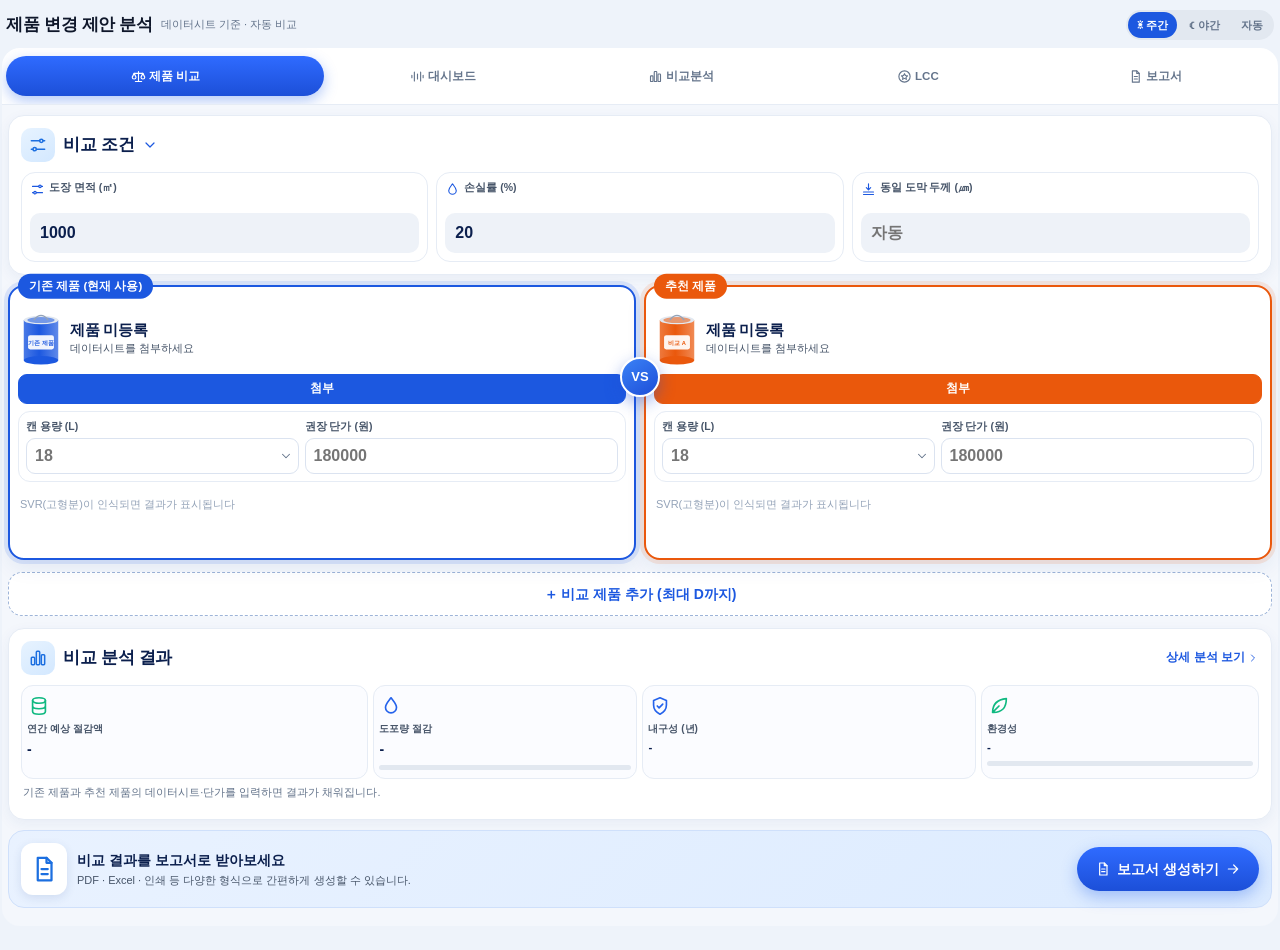
<file: compare.html>
<!DOCTYPE html>
<html lang="ko">
<head>
<meta charset="utf-8">
<meta name="viewport" content="width=device-width, initial-scale=1, viewport-fit=cover">
<title>제품 비교</title>
<link rel="stylesheet" href="cmp.css">
<link rel="icon" type="image/png" href="icon-192.png"><link rel="apple-touch-icon" href="icon-180.png"></head>
<body>
<div id="root"></div>
<script src="theme.js"></script>
<script src="cmp.js"></script>
</body>
</html>
</file>
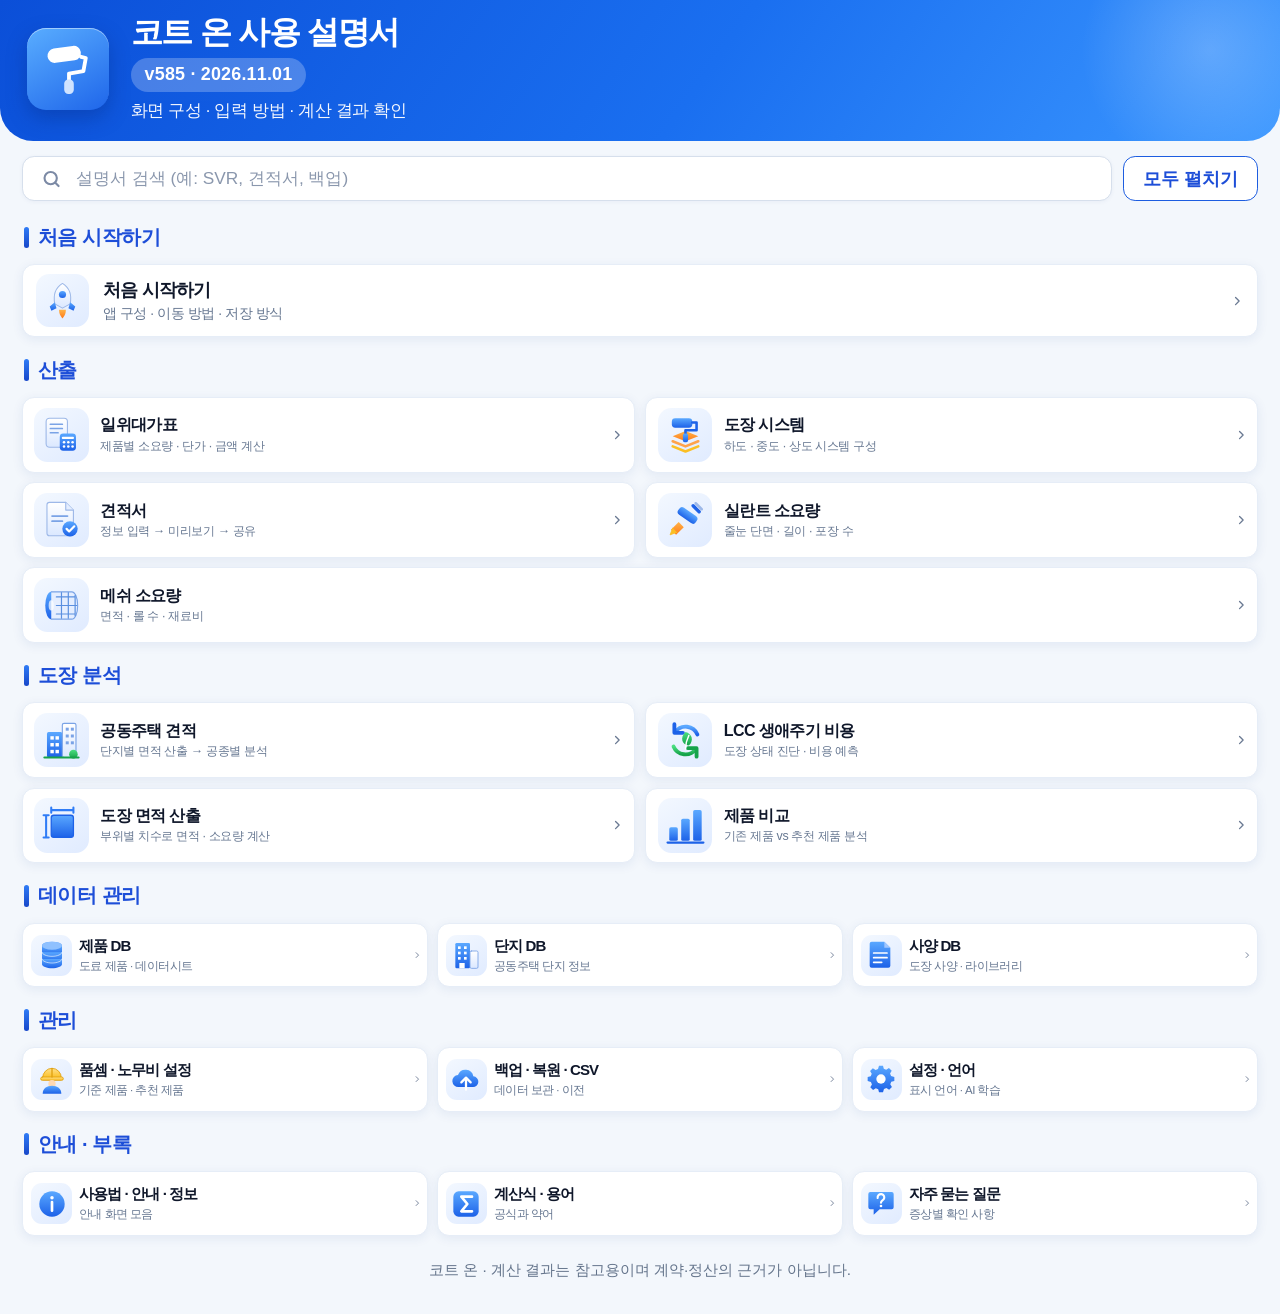
<file: manual.html>
<!DOCTYPE html>
<html lang="ko"><head><meta charset="utf-8"><meta name="viewport" content="width=device-width,initial-scale=1,viewport-fit=cover"><title>코트 온 사용 설명서</title><style>
*{box-sizing:border-box;-webkit-tap-highlight-color:transparent}
html,body{margin:0;background:#f3f7fc;color:#0f172a;font-family:"Pretendard","Noto Sans KR",-apple-system,BlinkMacSystemFont,'Apple SD Gothic Neo','Malgun Gothic',sans-serif;font-size:15px;line-height:1.55}
.w{max-width:820px;margin:0 auto;padding:0 14px 28px}
.hero{position:relative;overflow:hidden;margin:0 -14px 0;padding:calc(env(safe-area-inset-top,0px) + 22px) 20px 26px;background:linear-gradient(125deg,#0b4fd8 0%,#1a6ff0 55%,#3b97ff 100%);color:#fff;border-radius:0 0 34px 34px;display:flex;gap:16px;align-items:center}
.hero:before{content:"";position:absolute;right:-60px;top:-80px;width:260px;height:260px;border-radius:50%;background:radial-gradient(circle,rgba(255,255,255,.22),rgba(255,255,255,0) 70%)}
.hi{flex:none;width:78px;height:78px;border-radius:22px;background:linear-gradient(145deg,#4ea4ff,#1d62e8);box-shadow:0 8px 20px rgba(5,40,120,.35),inset 0 1px 0 rgba(255,255,255,.45);display:flex;align-items:center;justify-content:center;position:relative}
.ht{position:relative;min-width:0}.ht h1{margin:0;font-size:27px;line-height:1.15;letter-spacing:-.8px;font-weight:900}
.ht .ver{display:inline-block;margin:8px 0 7px;background:rgba(255,255,255,.22);border-radius:99px;padding:3px 13px;font-size:13px;font-weight:700;letter-spacing:.2px}
.ht p{margin:0;font-size:14.5px;opacity:.96;font-weight:500}
.bar{position:sticky;top:0;z-index:5;background:#f3f7fc;padding:14px 0 6px;display:flex;gap:10px}
.sf{flex:1;min-width:0;position:relative}
.sf svg{position:absolute;left:14px;top:50%;transform:translateY(-50%);color:#7c8aa5}
.sf input{width:100%;height:48px;border:1px solid #d6dfec;border-radius:15px;padding:0 12px 0 44px;font-size:16px;background:#fff;outline:none;color:#0f172a;box-shadow:0 1px 4px rgba(30,64,140,.05)}
.sf input::placeholder{color:#8a97ad}.sf input:focus{border-color:#2563eb;box-shadow:0 0 0 3px rgba(37,99,235,.15)}
.bar button{flex:none;height:48px;border:1.5px solid #1d5de0;background:#fff;border-radius:15px;font-weight:800;font-size:15px;padding:0 16px;white-space:nowrap;color:#1d4ed8}
.gh{display:flex;align-items:center;gap:9px;margin:20px 2px 11px;font-size:19px;font-weight:900;color:#1d4ed8;letter-spacing:-.4px}
.gh i{width:5px;height:22px;border-radius:3px;background:linear-gradient(#2f7cf6,#1747c9)}
.gd{display:grid;gap:10px;grid-template-columns:minmax(0,1fr)}
.gd.c2{grid-template-columns:repeat(2,minmax(0,1fr))}.gd.c3{grid-template-columns:repeat(3,minmax(0,1fr))}
.cd{background:#fff;border:1px solid #e5ecf6;border-radius:18px;box-shadow:0 3px 12px rgba(30,64,140,.07);scroll-margin-top:70px;min-width:0}
.cd.wide,.cd[open]{grid-column:1/-1}
.cd>summary{list-style:none;display:flex;align-items:center;gap:11px;padding:13px 12px 13px 13px;cursor:pointer;min-height:68px}
.cd>summary::-webkit-details-marker{display:none}
.ci{flex:none;width:46px;height:46px;border-radius:14px;background:linear-gradient(145deg,#eaf2ff,#dbe8ff);display:flex;align-items:center;justify-content:center}
.ct{flex:1;min-width:0;word-break:keep-all}.ct b{display:block;font-size:15.5px;line-height:1.25;letter-spacing:-.3px;font-weight:800}
.ct small{display:block;margin-top:3px;color:#64748b;font-size:11.5px;line-height:1.3;letter-spacing:-.2px}
.cv{flex:none;color:#64748b;transition:transform .2s}.cd[open]>summary .cv{transform:rotate(90deg)}
.c3 .cd>summary{padding:11px 8px 11px 10px;gap:8px}.c3 .ci{width:38px;height:38px;border-radius:12px}.c3 .ci svg{width:25px;height:25px}.c3 .ct b{font-size:13.5px}.c3 .ct small{font-size:10.5px}
.c3 .cd:not([open])>summary .cv{display:none}
.bd{padding:0 14px 14px;border-top:1px solid #eef2f7}
.bd h4{margin:16px 0 6px;font-size:14.5px;color:#1d4ed8}
.bd p{margin:8px 0}.bd ul,.bd ol{margin:6px 0;padding-left:20px}.bd li{margin:5px 0}
.tw{overflow-x:auto;margin:8px 0;border:1px solid #e2e8f0;border-radius:12px}
table{border-collapse:collapse;width:100%;font-size:13px}th{background:#f1f5f9;text-align:left;padding:7px 9px;white-space:nowrap}td{padding:7px 9px;border-top:1px solid #eef2f7;vertical-align:top;min-width:90px}td:first-child{font-weight:700;white-space:nowrap}
.nt,.tp,.wn{border-radius:12px;padding:9px 12px;margin:10px 0;font-size:13.5px}
.nt{background:#eff6ff;border:1px solid #bfdbfe}.tp{background:#ecfdf5;border:1px solid #a7f3d0}.wn{background:#fff7ed;border:1px solid #fdba74;color:#7c2d12}
mark{background:#fde68a;border-radius:3px}
.hide{display:none!important}
.none{text-align:center;color:#64748b;padding:30px 0}
.ft{text-align:center;color:#64748b;font-size:12px;margin-top:22px}

/* v508 카드 크기·여백 조정 (첨부 사진 비율) */
.w{padding:0 8px 24px}
.hero{margin:0 -8px;padding:calc(env(safe-area-inset-top,0px) + 14px) 16px 18px;gap:12px;border-radius:0 0 28px 28px}
.hi{width:60px;height:60px;border-radius:17px}.hi svg{width:40px;height:40px}
.ht h1{font-size:20px;letter-spacing:-.6px}.ht .ver{font-size:11.5px;margin:6px 0 5px;padding:2px 11px}.ht p{font-size:12.5px}
.bar{padding:10px 0 4px;gap:8px}
.sf svg{left:12px;width:19px;height:19px}.sf input{height:42px;border-radius:13px;padding:0 10px 0 38px}.sf input::placeholder{font-size:14px}
.bar button{height:42px;border-radius:13px;font-size:13.5px;padding:0 12px}
.gh{margin:14px 2px 8px;font-size:16px;gap:7px}.gh i{width:4px;height:18px}
.gd{gap:8px}
.cd{border-radius:15px;box-shadow:0 2px 8px rgba(30,64,140,.07)}
.cd>summary{padding:9px 8px 9px 9px;gap:9px;min-height:58px}
.ci{width:40px;height:40px;border-radius:12px}.ci svg{width:26px;height:26px}
.ct b{font-size:13.5px;letter-spacing:-.4px}.ct small{font-size:10.5px;margin-top:2px;letter-spacing:-.3px;line-height:1.25}
.cv{width:14px;height:14px}
.c3 .cd>summary{padding:8px 5px 8px 7px;gap:6px;min-height:56px}
.c3 .ci{width:34px;height:34px;border-radius:11px}.c3 .ci svg{width:22px;height:22px}
.c3 .ct b{font-size:11.5px}.c3 .ct small{font-size:9.5px}
.c3 .cd:not([open])>summary .cv{display:none}
@media(max-width:340px){.gd.c3{grid-template-columns:repeat(2,minmax(0,1fr))}}
@media(min-width:560px){.w{padding:0 14px 28px}.hero{margin:0 -14px}.cd>summary{padding:13px 12px;gap:11px;min-height:68px}.ci{width:46px;height:46px}.ci svg{width:30px;height:30px}.ct b{font-size:15.5px}.ct small{font-size:11.5px}.c3 .cd>summary{padding:12px 12px 12px 13px}.c3 .ci{width:44px;height:44px}.c3 .ci svg{width:28px;height:28px}.c3 .ct b{font-size:15px}.c3 .ct small{font-size:11.5px}.c3 .cv{display:block!important}.gh{font-size:19px}.ht h1{font-size:26px}.hi{width:76px;height:76px}}

/* v514 사진과 동일한 디자인 — 화면 폭(vw) 비율 기준, 좌우 전체 확대 */
.w{--u:min(1vw,6.4px);max-width:none;padding:0 calc(var(--u)*3.4) calc(var(--u)*5)}
.hero{margin:0 calc(var(--u)*-3.4);padding:calc(env(safe-area-inset-top,0px) + var(--u)*2.2) calc(var(--u)*4.2) calc(var(--u)*2.8);gap:calc(var(--u)*3.4);border-radius:0 0 calc(var(--u)*5.2) calc(var(--u)*5.2);align-items:center}
.hi{width:calc(var(--u)*12.8);height:calc(var(--u)*12.8);border-radius:calc(var(--u)*3);background:linear-gradient(150deg,#59adff,#1f66ea)}.hi svg{width:calc(var(--u)*9);height:calc(var(--u)*9)}
.ht h1{font-size:max(19px,calc(var(--u)*5));letter-spacing:-.04em;line-height:1.15;font-weight:900}
.ht .ver{margin:calc(var(--u)*1.1) 0 calc(var(--u)*.9);padding:calc(var(--u)*.5) calc(var(--u)*2.2);font-size:max(12px,calc(var(--u)*2.8));font-weight:600;background:rgba(255,255,255,.24)}
.ht p{font-size:max(12.5px,calc(var(--u)*2.6));font-weight:500;letter-spacing:-.02em}
.bar{padding:calc(var(--u)*2.3) 0 calc(var(--u)*.6);gap:calc(var(--u)*1.7);background:#f3f7fc}
.sf svg{left:calc(var(--u)*3);width:calc(var(--u)*3.3);height:calc(var(--u)*3.3)}
.sf input{height:calc(var(--u)*7);border-radius:calc(var(--u)*1.9);padding:0 calc(var(--u)*2) 0 calc(var(--u)*8.3);font-size:16px}.sf input::placeholder{font-size:max(13px,calc(var(--u)*2.7))}
.bar button{height:calc(var(--u)*7);border-radius:calc(var(--u)*1.9);font-size:max(13.5px,calc(var(--u)*2.85));padding:0 calc(var(--u)*3);font-weight:800;min-width:calc(var(--u)*19.8)}
.gh{margin:calc(var(--u)*2.7) calc(var(--u)*.4) calc(var(--u)*1.8);font-size:max(16px,calc(var(--u)*3.1));gap:calc(var(--u)*1.4);font-weight:800}.gh i{width:calc(var(--u)*.7);height:calc(var(--u)*3.4);border-radius:3px}
.gd{gap:calc(var(--u)*1.5) calc(var(--u)*1.7)}
.cd{border-radius:calc(var(--u)*1.9);border:1px solid #e6edf7;box-shadow:0 calc(var(--u)*.4) calc(var(--u)*1.6) rgba(30,64,140,.08)}
.cd>summary{padding:calc(var(--u)*1.4) calc(var(--u)*2.2) calc(var(--u)*1.4) calc(var(--u)*2);gap:calc(var(--u)*2.2);min-height:calc(var(--u)*10.9)}
.ci{width:calc(var(--u)*8.3);height:calc(var(--u)*8.3);min-width:34px;min-height:34px;border-radius:calc(var(--u)*2.1);background:linear-gradient(145deg,#f3f8ff,#e0ebff)}.ci svg{width:calc(var(--u)*6.4);height:calc(var(--u)*6.4);min-width:26px;min-height:26px}
.ct b{font-size:max(14px,calc(var(--u)*2.85));font-weight:800;letter-spacing:-.04em}.ct small{font-size:max(11px,calc(var(--u)*2.15));margin-top:calc(var(--u)*.5);letter-spacing:-.03em;color:#667791}
.cv{width:calc(var(--u)*1.9);height:calc(var(--u)*1.9);min-width:12px;color:#6b7a93}
.gd.c2>.cd>summary{padding:calc(var(--u)*1.3) calc(var(--u)*1.6) calc(var(--u)*1.3) calc(var(--u)*1.8);gap:calc(var(--u)*1.8);min-height:calc(var(--u)*11.5)}
.gd.c2 .ci{width:calc(var(--u)*8.5);height:calc(var(--u)*8.5)}
.gd.c2 .ct b{font-size:max(12.5px,calc(var(--u)*2.6))}.gd.c2 .ct small{font-size:max(9.5px,calc(var(--u)*2.05))}
.gd.c3{gap:calc(var(--u)*1.5) calc(var(--u)*1.3)}
.c3 .cd>summary{padding:calc(var(--u)*1.2) calc(var(--u)*1.2) calc(var(--u)*1.2) calc(var(--u)*1.6);gap:calc(var(--u)*1.4);min-height:calc(var(--u)*9.8)}
.c3 .ci{width:calc(var(--u)*6.4);height:calc(var(--u)*6.4);min-width:30px;min-height:30px;border-radius:calc(var(--u)*1.7)}.c3 .ci svg{width:calc(var(--u)*5);height:calc(var(--u)*5);min-width:24px;min-height:24px}
.c3 .ct b{font-size:max(11.5px,calc(var(--u)*2.45))}.c3 .ct small{font-size:max(9px,calc(var(--u)*1.9))}
.c3 .cv{width:calc(var(--u)*1.6);height:calc(var(--u)*1.6);min-width:10px;display:block!important}
.cd[open]>summary .cv{transform:rotate(90deg)}
.bd{padding:0 calc(var(--u)*2.6) calc(var(--u)*2.6)}
.ft{font-size:max(11px,calc(var(--u)*2.4))}
@media(min-width:560px){.w{padding:0 calc(var(--u)*3.4) calc(var(--u)*5)}.hero{margin:0 calc(var(--u)*-3.4)}.cd>summary{padding:calc(var(--u)*1.4) calc(var(--u)*2.2) calc(var(--u)*1.4) calc(var(--u)*2);gap:calc(var(--u)*2.2);min-height:calc(var(--u)*10.9)}.ci{width:calc(var(--u)*8.3);height:calc(var(--u)*8.3)}.ci svg{width:calc(var(--u)*6.4);height:calc(var(--u)*6.4)}.c3 .ci{width:calc(var(--u)*6.4);height:calc(var(--u)*6.4)}}
@media(max-width:340px){.gd.c3{grid-template-columns:repeat(3,minmax(0,1fr))}}
.gd.c2 .ct b{font-size:max(12px,calc(var(--u)*2.5))}.gd.c2 .ct small{font-size:max(9px,calc(var(--u)*1.95))}
.c3 .ct b{font-size:max(10.5px,calc(var(--u)*2.35));letter-spacing:-.06em}.c3 .ct small{font-size:max(8.5px,calc(var(--u)*1.8));letter-spacing:-.05em}
.c3 .cd>summary{padding-left:calc(var(--u)*1.3);padding-right:calc(var(--u)*.9);gap:calc(var(--u)*1.1)}
.c3 .ci{min-width:28px;min-height:28px}.c3 .ci svg{min-width:22px;min-height:22px}.c3 .cv{min-width:8px;width:calc(var(--u)*1.3)}
</style><link rel="icon" type="image/png" href="icon-192.png"><link rel="apple-touch-icon" href="icon-180.png"></head><body>
<div class="w"><div class="hero"><div class="hi"><svg viewBox="0 0 48 48" width="52" height="52" fill="none" stroke-linecap="round" stroke-linejoin="round"><rect x="7" y="6" width="28" height="12" rx="6" transform="rotate(-8 21 12)" fill="#fff"/><path d="M35 14l4 1-2 11-12 2v6" stroke="#fff" stroke-width="3.2"/><rect x="21" y="33" width="8" height="12" rx="3.5" fill="#cfe3ff"/></svg></div><div class="ht"><h1>코트 온 사용 설명서</h1><span class="ver">v585 · 2026.11.01</span><p>화면 구성 · 입력 방법 · 계산 결과 확인</p></div></div>
<div class="bar"><label class="sf"><svg viewBox="0 0 24 24" width="22" height="22" fill="none" stroke="currentColor" stroke-width="2.4" stroke-linecap="round"><circle cx="11" cy="11" r="7"/><path d="M20 20l-4-4"/></svg><input id="q" type="search" placeholder="설명서 검색 (예: SVR, 견적서, 백업)" enterkeyhint="search" autocomplete="off"></label><button id="all" type="button" data-o="0">모두 펼치기</button></div>
<section class="gs"><h2 class="gh"><i></i>처음 시작하기</h2><div class="gd c1"><details class="cd wide" id="start"><summary><span class="ci"><svg viewBox="0 0 48 48" fill="none" stroke-linecap="round" stroke-linejoin="round"><defs><linearGradient id="ic1b" x1="0" y1="0" x2="0" y2="1"><stop offset="0" stop-color="#5aa8ff"/><stop offset="1" stop-color="#1d62e8"/></linearGradient><linearGradient id="ic1o" x1="0" y1="0" x2="0" y2="1"><stop offset="0" stop-color="#ffb347"/><stop offset="1" stop-color="#ff7a1a"/></linearGradient><linearGradient id="ic1w" x1="0" y1="0" x2="0" y2="1"><stop offset="0" stop-color="#ffffff"/><stop offset="1" stop-color="#dbe8ff"/></linearGradient></defs><path d="M24 4c8 5 11 14 9 24l-9 5-9-5c-2-10 1-19 9-24z" fill="url(#ic1w)" stroke="#9db8e8" stroke-width="1.2"/><circle cx="24" cy="17" r="4.2" fill="url(#ic1b)"/><path d="M15 26l-6 5 2 5 6-3zM33 26l6 5-2 5-6-3z" fill="url(#ic1b)"/><path d="M20 35c0 5 2 8 4 10 2-2 4-5 4-10z" fill="url(#ic1o)"/></svg></span><span class="ct"><b>처음 시작하기</b><small>앱 구성 · 이동 방법 · 저장 방식</small></span><svg class="cv" viewBox="0 0 24 24" width="16" height="16" fill="none" stroke="currentColor" stroke-width="2.6" stroke-linecap="round" stroke-linejoin="round"><path d="M9 5l7 7-7 7"/></svg></summary><div class="bd"><p>코트 온은 도료·실란트·메쉬의 <b>소요량과 자재비·노무비</b>를 계산하고, 견적서·LCC(생애주기 비용)·제품 비교 보고서까지 만드는 현장용 앱입니다. 인터넷 없이도 계산과 견적서 작성이 되며, 입력한 데이터는 <b>이 기기의 브라우저에만</b> 저장됩니다.</p><h4>1. 시작 화면</h4><ol><li>앱을 열면 <b>Integrated Coating &amp; Maintenance Cost Estimation System</b> 안내 화면이 나옵니다.</li><li>아래 <b>시작하기</b> 버튼을 누르면 홈으로 들어갑니다.</li><li>처음 한 번은 <b>자료 이용 안내</b> 창이 나오며, 내용을 읽고 <b>확인했습니다</b>를 누릅니다.</li></ol><h4>2. 하단 고정 메뉴 (모든 화면 공통)</h4><div class="tw"><table><thead><tr><th>버튼</th><th>동작</th></tr></thead><tbody><tr><td>‹ (뒤로)</td><td>바로 전에 열었던 화면으로 이동합니다. 기록이 없으면 홈으로 갑니다.</td></tr><tr><td>홈</td><td>열려 있는 모든 화면·팝업을 닫고 홈으로 이동합니다.</td></tr><tr><td>산출</td><td>일위대가표 · 도장시스템 · 견적서 · 실란트 · 메쉬</td></tr><tr><td>분석</td><td>공동주택 · LCC · 면적 · 제품 비교</td></tr><tr><td>DB</td><td>제품 DB · 단지 DB · 사양 DB · 품셈(노무비설정)</td></tr><tr><td>관리</td><td>백업·복원 · 설정 · 사용법 · 자료이용안내 · 정보</td></tr><tr><td>더보기</td><td><b>전체 메뉴</b> 화면을 엽니다. 메뉴 검색과 최근 사용 메뉴가 있습니다.</td></tr></tbody></table></div><p>분류 버튼(산출·분석·DB·관리)을 누르면 위로 서브메뉴가 펼쳐집니다. 이미 열려 있는 화면을 다시 누르면 메뉴만 닫힙니다.</p><h4>3. 전체 메뉴에서 찾기</h4><ul><li>상단 <b>메뉴 검색</b>에 이름(예: LCC, 견적, 품셈)을 입력하면 해당 메뉴만 보입니다. 이름이 정확히 일치하면 잠시 뒤 자동으로 이동합니다.</li><li>맨 아래 <b>최근 사용 메뉴</b>에서 최근 연 화면 5개로 바로 갑니다.</li></ul><h4>4. 데이터 저장과 백업</h4><ul><li>모든 입력(제품 DB, 작업 내용, 저장한 시스템, LCC 자산, 제품 비교 입력 등)은 자동 저장됩니다.</li><li>브라우저 데이터를 지우거나 기기를 바꾸면 사라지므로 <b>관리 → 백업·복원 → JSON 백업 저장</b>을 주기적으로 하세요.</li><li>TDS 원본 PDF는 백업에 포함되지 않습니다.</li></ul><h4>5. 화면 모드 (주간 · 야간 · 자동)</h4><p><b>제품 비교</b> 화면 맨 위 오른쪽의 <b>☀ 주간 / ☾ 야간 / 자동</b> 버튼으로 바꿉니다. 한 번 고르면 앱 전체와 이 설명서에 적용됩니다. <b>자동</b>은 기기의 다크 모드 설정을 따릅니다.</p><div class="tp">💡 PDF·OCR·엑셀 변환 도구를 <b>처음 불러올 때만</b> 인터넷이 필요합니다. 한 번 불러온 뒤에는 오프라인에서도 동작합니다.</div><h4>홈 화면</h4><p>홈에는 앱 이름(코트 온)과 <b>최근 작업 내역</b>이 표시됩니다. 일위대가표·도장 시스템·실란트·메쉬 등에서 저장한 작업이 최근 순서로 쌓이고, 항목을 눌러 이어서 작업할 수 있습니다.</p><ul><li>작업이 없으면 “아직 작업 내역이 없습니다”라고 표시됩니다.</li><li>하단의 <b>소요량 공식 · 경고 · 용어 매칭표</b>를 누르면 계산 공식과 용어 설명이 열립니다.</li><li>저장된 코트 데이터가 손상되면 그 코트만 초기화하고 나머지는 그대로 보여 줍니다.</li></ul></div></details></div></section><section class="gs"><h2 class="gh"><i></i>산출</h2><div class="gd c2"><details class="cd" id="calc"><summary><span class="ci"><svg viewBox="0 0 48 48" fill="none" stroke-linecap="round" stroke-linejoin="round"><defs><linearGradient id="ic2b" x1="0" y1="0" x2="0" y2="1"><stop offset="0" stop-color="#5aa8ff"/><stop offset="1" stop-color="#1d62e8"/></linearGradient><linearGradient id="ic2w" x1="0" y1="0" x2="0" y2="1"><stop offset="0" stop-color="#ffffff"/><stop offset="1" stop-color="#dbe8ff"/></linearGradient></defs><rect x="6" y="5" width="25" height="34" rx="4" fill="url(#ic2w)" stroke="#9db8e8" stroke-width="1.3"/><path d="M11 12h14M11 17h14M11 22h9" stroke="#7aa3e6" stroke-width="2"/><rect x="22" y="23" width="19" height="20" rx="4" fill="url(#ic2b)"/><path d="M25.5 28h12" stroke="#fff" stroke-width="2.4"/><g fill="#fff"><circle cx="27" cy="33" r="1.5"/><circle cx="32" cy="33" r="1.5"/><circle cx="37" cy="33" r="1.5"/><circle cx="27" cy="38" r="1.5"/><circle cx="32" cy="38" r="1.5"/><circle cx="37" cy="38" r="1.5"/></g></svg></span><span class="ct"><b>일위대가표</b><small>제품별 소요량 · 단가 · 금액 계산</small></span><svg class="cv" viewBox="0 0 24 24" width="16" height="16" fill="none" stroke="currentColor" stroke-width="2.6" stroke-linecap="round" stroke-linejoin="round"><path d="M9 5l7 7-7 7"/></svg></summary><div class="bd"><p>제품 하나하나(코트)의 소요량과 금액을 계산하는 기본 화면입니다. <b>산출 → 일위대가표</b>로 엽니다.</p><h4>화면 구성</h4><div class="tw"><table><thead><tr><th>영역</th><th>설명</th></tr></thead><tbody><tr><td>기본면적</td><td>맨 위 ㎡ 입력. 코트마다 면적을 따로 넣으면 그 값이 우선합니다. 우측의 <b>도면</b> 버튼은 도장 면적 산출 화면을 엽니다.</td></tr><tr><td>도장 시스템 / 시스템도 선택</td><td>1st · 도장 등 코트 구분 표시. <b>시스템도 선택</b>은 도장 시스템에서 저장한 시스템을 불러옵니다. <b>+ 생성</b>은 DB에 없는 제품을 직접 입력합니다.</td></tr><tr><td>소요량 및 조건</td><td>면적(㎡) · DFT(㎛) · SVR(%) · Loss(%) · 희석율(%) · 제품단가(원/1말) · 희석제 단가(원)</td></tr><tr><td>이론/실제 소요량</td><td>입력하면 자동 계산됩니다. 값이 필요한 칸은 연한 빨간 테두리로 표시됩니다.</td></tr><tr><td>제품소개</td><td>선택한 제품의 설명·규격. <b>첨부</b>(TDS) · <b>삭제</b> · <b>제품 수정</b> 버튼이 있습니다.</td></tr><tr><td>노무비 산출 기준</td><td>품셈(인/㎡) 또는 생산성(팀 ㎡/일) 중 하나로 입력. 도장공·보통인부 인/㎡.</td></tr><tr><td>부자재 소요량</td><td><b>내화 메쉬</b> · <b>실란트·충진재</b> 체크 시 일위대가표 행으로 합산됩니다.</td></tr><tr><td>하단 버튼</td><td><b>Coat 추가 · Coat 삭제 · 공유 · 전체 초기화</b></td></tr></tbody></table></div><h4>사용 순서</h4><ol><li><b>기본면적</b>을 입력합니다.</li><li>제품명을 입력해 제품 DB에서 선택하면 <b>DFT · SVR · Loss · 희석율</b>이 자동으로 채워집니다. DB에 없으면 <b>+ 생성</b>으로 DFT·SVR을 직접 입력합니다.</li><li><b>제품단가</b>는 혼합규격 <b>1말 기준 금액</b>, <b>희석제 단가</b>도 입력합니다.</li><li>결과에서 이론·실제 소요량, 캔(말) 수, ㎡당 단가, 총 금액을 확인합니다.</li><li>코트를 더하려면 <b>Coat 추가</b>(하도·중도·상도 순서로 쌓기).</li><li>세부 내역·출력의 <b>견적서 생성</b>으로 견적서를 만듭니다.</li></ol><h4>계산식</h4><ul><li>이론 소요량(L/㎡) = DFT[㎛] ÷ (SVR[%] × 10)</li><li>실제 소요량(L/㎡) = 이론 소요량 ÷ (1 − Loss[%] ÷ 100)</li><li>kg 단위 제품은 비중을 곱해 kg/㎡로 환산, 캔 수량은 올림, 금액은 십원 미만 절사(VAT 별도)</li><li><b>전체 초기화</b>를 하면 화면 아래에 <b>되돌리기</b> 막대가 10초간 표시됩니다. 실수로 지웠다면 바로 눌러 복구하세요.</li></ul><div class="wn">⚠ 계산 결과는 참고용이며 계약·정산의 근거가 아닙니다. 제품 적용 전 제조사 최신 TDS·MSDS를 확인하세요.</div></div></details><details class="cd" id="sys"><summary><span class="ci"><svg viewBox="0 0 48 48" fill="none" stroke-linecap="round" stroke-linejoin="round"><defs><linearGradient id="ic3b" x1="0" y1="0" x2="0" y2="1"><stop offset="0" stop-color="#5aa8ff"/><stop offset="1" stop-color="#1d62e8"/></linearGradient><linearGradient id="ic3o" x1="0" y1="0" x2="0" y2="1"><stop offset="0" stop-color="#ffb347"/><stop offset="1" stop-color="#ff7a1a"/></linearGradient></defs><path d="M24 32l15-6-15-6-15 6z" fill="url(#ic3o)"/><path d="M9 32l15 6 15-6" fill="none" stroke="#ffa24a" stroke-width="3"/><path d="M9 38l15 6 15-6" stroke="#fbbf24" stroke-width="3"/><rect x="8" y="5" width="24" height="11" rx="4" fill="url(#ic3b)"/><path d="M32 10h5v9H24v5" stroke="#1d62e8" stroke-width="3" fill="none"/><rect x="21" y="23" width="6" height="10" rx="2" fill="url(#ic3b)"/></svg></span><span class="ct"><b>도장 시스템</b><small>하도 · 중도 · 상도 시스템 구성</small></span><svg class="cv" viewBox="0 0 24 24" width="16" height="16" fill="none" stroke="currentColor" stroke-width="2.6" stroke-linecap="round" stroke-linejoin="round"><path d="M9 5l7 7-7 7"/></svg></summary><div class="bd"><p>하도·중도·상도 등 여러 제품을 <b>시스템 하나</b>로 묶어 계산합니다. <b>산출 → 도장시스템</b>.</p><ol><li>맨 위 <b>면적</b>(㎡)을 입력합니다(화면 위에 고정).</li><li>시스템 카드의 우측 버튼으로 구성합니다.</li><li>제품 줄을 눌러 펼치면 <b>단계 변경 · ▲▼ 순서 · 삭제</b>와 DFT·SVR·Loss·희석율·면적·단가를 입력합니다.</li><li>소요량·금액은 <b>입력 즉시 자동 계산</b>됩니다(계산하기 버튼 없음).</li><li>하단 <b>공유하기</b>로 결과를 공유합니다.</li></ol><h4>시스템 구성 버튼 4개</h4><div class="tw"><table><thead><tr><th>버튼</th><th>기능</th></tr></thead><tbody><tr><td>사용자사양</td><td>제품을 직접 골라 시스템을 구성합니다.</td></tr><tr><td>DB 열기</td><td>사양 DB에 저장된 사양을 불러옵니다. 여러 개를 한 번에 불러올 수 있습니다.</td></tr><tr><td>사양수정</td><td>시스템 수정 시트: 코트 칩(하도·하도실러·중도·중도실러·상도)을 고르고 제품명·코드를 입력하면 제품 DB 목록이 아래에 떠서 선택 시 제품명·DFT가 자동 입력됩니다.</td></tr><tr><td>사양첨부</td><td>제조사 사양서(PDF·이미지 OCR)를 읽어 시스템에 바로 적용합니다.</td></tr></tbody></table></div><ul><li>시스템 카드의 <b>저장 / 삭제 / 제품+</b>으로 시스템을 관리하고, ⌄로 접고 펼칩니다.</li><li>화면 맨 아래 <b>마지막 제품 삭제 · 전체 초기화</b>가 있습니다.</li><li>사양 DB에서 불러온 제품 이름이 제품 DB와 조금 달라도(공백·괄호·제조사명) 자동 연결되어 소개·규격이 표시됩니다.</li><li>노무비 산출 기준은 시스템 카드 맨 아래에 <b>시스템 전체 1건</b>으로 입력합니다.</li></ul></div></details><details class="cd" id="quote"><summary><span class="ci"><svg viewBox="0 0 48 48" fill="none" stroke-linecap="round" stroke-linejoin="round"><defs><linearGradient id="ic4b" x1="0" y1="0" x2="0" y2="1"><stop offset="0" stop-color="#5aa8ff"/><stop offset="1" stop-color="#1d62e8"/></linearGradient><linearGradient id="ic4w" x1="0" y1="0" x2="0" y2="1"><stop offset="0" stop-color="#ffffff"/><stop offset="1" stop-color="#dbe8ff"/></linearGradient></defs><path d="M10 4h19l9 9v27a3 3 0 01-3 3H10a3 3 0 01-3-3V7a3 3 0 013-3z" fill="url(#ic4w)" stroke="#9db8e8" stroke-width="1.3"/><path d="M29 4v9h9" stroke="#9db8e8" stroke-width="1.3" fill="#e5eeff"/><path d="M13 20h18M13 26h12" stroke="#7aa3e6" stroke-width="2.2"/><circle cx="34" cy="35" r="9" fill="url(#ic4b)"/><path d="M30 35l3 3 6-6" stroke="#fff" stroke-width="2.6" fill="none"/></svg></span><span class="ct"><b>견적서</b><small>정보 입력 → 미리보기 → 공유</small></span><svg class="cv" viewBox="0 0 24 24" width="16" height="16" fill="none" stroke="currentColor" stroke-width="2.6" stroke-linecap="round" stroke-linejoin="round"><path d="M9 5l7 7-7 7"/></svg></summary><div class="bd"><ol><li><b>산출 → 견적서</b> 또는 계산 화면의 <b>견적서 생성</b>으로 엽니다.</li><li><b>공급자 정보</b>(업체명·대표자·담당자·연락처·주소)를 입력합니다. 체크하면 다음에도 기억합니다.</li><li><b>견적 정보</b>: 견적일자·견적번호·현장명/공사명·수신·유효기간·결제조건. 견적번호는 <b>발송할 때 확정</b>되며(CC-YYMM-0001 형식) 수정해 다시 보내면 VER 2, VER 3로 구분됩니다.</li><li><b>도장 품목</b>에는 일위대가표·도장 시스템 계산 결과가 자동 반영됩니다. 제품 사양 표에서 <b>희석제(신나)는 도료와 별도 줄</b>(└ 희석제명)로 표시되어 소요량·㎡당 금액·산출 L가 따로 나옵니다. <b>품목+ · 도장S · 일위대가표</b> 버튼으로 항목을 추가·가져옵니다. 수량·단가는 직접 고칠 수 있습니다.</li><li><b>공급가액 · 부가세(10%) · 총 견적금액</b>이 자동 계산됩니다. 비고를 적습니다.</li><li><b>저장 · 미리보기 · 견적서 생성(이미지/텍스트 공유) · 초기화</b>.</li></ol><ul><li>상단 <b>발송 내역</b>에서 이전에 보낸 견적서를 확인합니다.</li><li>노무비를 켜 두면 시스템(또는 일위대가표 전체)마다 도장공·보통인부·공구손료 줄이 1세트 들어갑니다.</li></ul></div></details><details class="cd" id="fill"><summary><span class="ci"><svg viewBox="0 0 48 48" fill="none" stroke-linecap="round" stroke-linejoin="round"><defs><linearGradient id="ic5b" x1="0" y1="0" x2="0" y2="1"><stop offset="0" stop-color="#5aa8ff"/><stop offset="1" stop-color="#1d62e8"/></linearGradient><linearGradient id="ic5o" x1="0" y1="0" x2="0" y2="1"><stop offset="0" stop-color="#ffb347"/><stop offset="1" stop-color="#ff7a1a"/></linearGradient></defs><path d="M7 36l9-9 6 6-9 9z" fill="url(#ic5o)" transform="translate(0 0)"/><rect x="14" y="14" width="25" height="10" rx="4" transform="rotate(35 26 19)" fill="url(#ic5b)"/><path d="M33 8l7 7" stroke="#1d62e8" stroke-width="4"/><path d="M36 5l7 7" stroke="#9db8e8" stroke-width="3"/><path d="M9 34l-3 8 8-3" fill="#fbbf24" stroke="#fbbf24"/></svg></span><span class="ct"><b>실란트 소요량</b><small>줄눈 단면 · 길이 · 포장 수</small></span><svg class="cv" viewBox="0 0 24 24" width="16" height="16" fill="none" stroke="currentColor" stroke-width="2.6" stroke-linecap="round" stroke-linejoin="round"><path d="M9 5l7 7-7 7"/></svg></summary><div class="bd"><h4>입력 순서 (화면의 1~4 번호)</h4><ol><li><b>제품 정보</b>: 제품명, 비중(kg/L), 포장 규격(mL·L·kg). <b>첨부</b>로 데이터시트를 올리면 값이 자동으로 채워집니다.</li><li><b>단면 프로파일 선택</b>: 직사각형(W×D) · 삼각 코너(½×a²) · 원형 비드(π×r²) · 임의 단면(A mm²) · 면 충진(t×면적).</li><li><b>충진 부위 입력</b>: 부위 이름을 쓰고 <b>+ 추가</b> → 폭·깊이·연장(길이)을 입력 후 <b>계산하기</b>.</li><li><b>단면 투시도</b>에서 단면 모양과 배율을 확인합니다. 줄눈은 폭에 맞는 권장 깊이를 안내합니다.</li></ol><h4>계산 결과</h4><ul><li>순수 충진량(L) → <b>로스 포함 소요량</b>(로스율 기본 10%) → <b>필요 포장 수량</b>(올림) → 예상 재료비 · 총 금액(포장 단가 입력)</li><li>계산식 보기: 줄눈 폭×깊이×길이 = mL, 소요량 = 순수 충진량 × (1+로스율), 포장 수량 = 소요량 ÷ 포장 용량(올림), kg 포장은 비중으로 L 환산</li></ul><div class="tp">💡 “계산하기” 또는 “저장”을 누르면 하단 <b>최근 작업 현황</b>에 쌓이고 일위대가표 부자재에 합산할 수 있습니다.</div></div></details><details class="cd wide" id="mesh"><summary><span class="ci"><svg viewBox="0 0 48 48" fill="none" stroke-linecap="round" stroke-linejoin="round"><defs><linearGradient id="ic6b" x1="0" y1="0" x2="0" y2="1"><stop offset="0" stop-color="#5aa8ff"/><stop offset="1" stop-color="#1d62e8"/></linearGradient></defs><ellipse cx="12" cy="24" rx="7" ry="16" fill="url(#ic6b)"/><path d="M12 8h24c4 0 7 7 7 16s-3 16-7 16H12" fill="#e5eeff" stroke="#7aa3e6" stroke-width="1.3"/><path d="M18 14h22M18 24h24M18 34h22M24 9v30M32 9v30M40 12v24" stroke="#5a8fe0" stroke-width="1.4"/><ellipse cx="12" cy="24" rx="3" ry="6" fill="#fff" opacity=".7"/></svg></span><span class="ct"><b>메쉬 소요량</b><small>면적 · 롤 수 · 재료비</small></span><svg class="cv" viewBox="0 0 24 24" width="16" height="16" fill="none" stroke="currentColor" stroke-width="2.6" stroke-linecap="round" stroke-linejoin="round"><path d="M9 5l7 7-7 7"/></svg></summary><div class="bd"><ol><li><b>메쉬 정보</b>: 메쉬 명칭, 규격, 중량(g/㎡), 롤 폭(m), 롤 길이(m). 롤 면적이 자동 표시됩니다. <b>첨부</b>로 데이터시트를 읽습니다.</li><li><b>도포 면적 및 선택사항</b>: <b>형강 기준</b>은 H형강 규격을 목록에서 고르거나 <b>직접 입력</b>(H·B·tw·tf), 부재 길이(m)·수량(개). <b>일반·수기</b>는 면적을 직접 넣습니다. <b>+ 부재 추가</b>로 여러 부재를 더합니다.</li><li><b>메쉬 적용 부위</b>: 도형(A~E) 또는 목록을 눌러 선택합니다 — A 플랜지 끝단, B 웨브-플랜지 접합부, C 플랜지 외면, D 플랜지 내면, E 웨브 양면. <b>전체 / 해제</b> 버튼 제공.</li><li><b>세부 조건</b>: 플랜지 내·외면 연장, 도막 두께, 겹침 길이, 접합부(B) 띠 폭, 동일 구조 반복(세트), 로스율, 단가 기준(㎡ 단위 / 롤 단위).</li><li><b>계산 결과</b>: 필요 메쉬 면적 → 로스 포함 소요량 → 필요 롤 수량 → 예상 재료비. <b>저장 · 초기화</b>.</li></ol><ul><li>띠 폭 A = 내면 연장 + 플랜지 두께(tf) + 외면 연장 + 도막 두께</li><li>면적 = Σ(길이 × 띠 폭), 소요량 = 면적 × (1+로스율), 롤 수 = Σ(길이 ÷ 롤 폭 줄 수) ÷ 롤 길이(올림)</li></ul><div class="nt">에폭시 내화 제품(예: FIREMASK 3500)을 일위대가표에서 선택하면 메쉬가 자동으로 포함됩니다.</div></div></details></div></section><section class="gs"><h2 class="gh"><i></i>도장 분석</h2><div class="gd c2"><details class="cd" id="hq"><summary><span class="ci"><svg viewBox="0 0 48 48" fill="none" stroke-linecap="round" stroke-linejoin="round"><defs><linearGradient id="ic7b" x1="0" y1="0" x2="0" y2="1"><stop offset="0" stop-color="#5aa8ff"/><stop offset="1" stop-color="#1d62e8"/></linearGradient><linearGradient id="ic7g" x1="0" y1="0" x2="0" y2="1"><stop offset="0" stop-color="#4ade80"/><stop offset="1" stop-color="#16a34a"/></linearGradient><linearGradient id="ic7w" x1="0" y1="0" x2="0" y2="1"><stop offset="0" stop-color="#ffffff"/><stop offset="1" stop-color="#dbe8ff"/></linearGradient></defs><rect x="7" y="14" width="18" height="30" rx="2" fill="url(#ic7b)"/><rect x="25" y="4" width="16" height="40" rx="2" fill="url(#ic7w)" stroke="#7aa3e6" stroke-width="1.3"/><g fill="#fff"><rect x="11" y="19" width="4" height="4"/><rect x="17" y="19" width="4" height="4"/><rect x="11" y="27" width="4" height="4"/><rect x="17" y="27" width="4" height="4"/><rect x="11" y="35" width="4" height="4"/><rect x="17" y="35" width="4" height="4"/></g><g fill="#7aa3e6"><rect x="29" y="9" width="3.5" height="3.5"/><rect x="35" y="9" width="3.5" height="3.5"/><rect x="29" y="17" width="3.5" height="3.5"/><rect x="35" y="17" width="3.5" height="3.5"/><rect x="29" y="25" width="3.5" height="3.5"/><rect x="35" y="25" width="3.5" height="3.5"/></g><circle cx="38" cy="40" r="5" fill="url(#ic7g)"/><path d="M4 44h40" stroke="#16a34a" stroke-width="2.5"/></svg></span><span class="ct"><b>공동주택 견적</b><small>단지별 면적 산출 → 공종별 분석</small></span><svg class="cv" viewBox="0 0 24 24" width="16" height="16" fill="none" stroke="currentColor" stroke-width="2.6" stroke-linecap="round" stroke-linejoin="round"><path d="M9 5l7 7-7 7"/></svg></summary><div class="bd"><ol><li><b>단지 정보</b>: 세대수 · 동수 · 준공연도가 요약 카드로 표시됩니다(누르면 수정). 상단 돋보기로 <b>단지 DB에서 검색해 채우기</b>(동별 층수 자동 입력).</li><li><b>동별 층수 / 평면도 / 단면도</b> 탭: 동명·지상·지하 층수를 입력하고 <b>동 추가</b>. 평면도는 동 배치 개략도, 단면도는 층 구성을 보여 줍니다.</li><li><b>세대 타입</b>: 공급면적(㎡)과 세대수를 입력, <b>세대 타입 추가</b>.</li><li><b>기본 공사 항목</b>(외벽 도장 · 내벽 도장 · 옥상 우레탄 방수)과 <b>추가 공사 항목</b>(지하주차장 에폭시 · 보차도 포장 · 아스팔트 싱글 · CCTV 교체 · 주차 차단기 · 교통안전시설) 카드에서 공종을 선택해 시공 조건을 입력합니다.</li><li><b>산정 기준 · 검증</b>: 원가 제비율(2026), 노임단가 보정(2026.1), 확인 필요 항목 표시.</li><li><b>견적 저장·불러오기</b>, 하단 <b>단지 전체 / 선택 공동 합계</b>, <b>견적서·내역서 출력</b>, <b>CSV 저장</b>.</li></ol><ul><li>면적 적용 순서: ① 직접 입력 &gt; ② 동별·구역 산출 &gt; ③ 세대 정보 추정</li><li>공사 원가계산서에는 간접노무비·보험료·안전관리비·일반관리비·이윤·부가세가 반영됩니다.</li><li>단가(재료·노무·경비)는 기본값이며 항목별로 수정할 수 있습니다.</li><li>입력값은 JSON 백업에 포함됩니다.</li></ul></div></details><details class="cd" id="lcc"><summary><span class="ci"><svg viewBox="0 0 48 48" fill="none" stroke-linecap="round" stroke-linejoin="round"><defs><linearGradient id="ic8b" x1="0" y1="0" x2="0" y2="1"><stop offset="0" stop-color="#5aa8ff"/><stop offset="1" stop-color="#1d62e8"/></linearGradient><linearGradient id="ic8g" x1="0" y1="0" x2="0" y2="1"><stop offset="0" stop-color="#4ade80"/><stop offset="1" stop-color="#16a34a"/></linearGradient></defs><path d="M38 17a15 15 0 00-26-3" stroke="url(#ic8b)" stroke-width="4.5" fill="none"/><path d="M11 5v10h10" stroke="#1d62e8" stroke-width="4.5" fill="none"/><path d="M10 31a15 15 0 0026 3" stroke="url(#ic8g)" stroke-width="4.5" fill="none"/><path d="M37 43V33H27" stroke="#16a34a" stroke-width="4.5" fill="none"/><path d="M24 14c8 2 10 10 4 16-8-1-11-9-4-16z" fill="url(#ic8g)"/><path d="M24 34c0-8 2-12 4-16" stroke="#fff" stroke-width="1.6"/></svg></span><span class="ct"><b>LCC 생애주기 비용</b><small>도장 상태 진단 · 비용 예측</small></span><svg class="cv" viewBox="0 0 24 24" width="16" height="16" fill="none" stroke="currentColor" stroke-width="2.6" stroke-linecap="round" stroke-linejoin="round"><path d="M9 5l7 7-7 7"/></svg></summary><div class="bd"><p>도장이 <b>지금 어떤 상태인지, 언제 다시 칠해야 하는지, 어떤 사양이 평가기간 동안 총비용이 가장 적은지</b>를 계산합니다. 화면은 <b>대시보드</b>와 5단계로 이어지며, 앞 단계 입력이 뒤 단계 계산에 그대로 이어집니다.</p><div class="tw"><table><thead><tr><th>단계</th><th>화면</th><th>하는 일</th></tr></thead><tbody><tr><td>—</td><td>대시보드</td><td>결과 요약(입력 없음)</td></tr><tr><td>1</td><td>환경개요</td><td>자산 등록 + 부식환경 측정</td></tr><tr><td>2</td><td>도막 결함</td><td>현장진단(사진) 결과 입력</td></tr><tr><td>3</td><td>ISO 사양추천</td><td>도장사양 · 범용사양 · 추천사양 3종 구성</td></tr><tr><td>4</td><td>비용분석</td><td>평가기간 LCC 비교</td></tr><tr><td>5</td><td>보수계획</td><td>최종 보고서 · 보수 우선순위</td></tr></tbody></table></div><h4>대시보드</h4><ul><li>KPI: 총 생애주기 비용, 예상 수명, 초기 공사비, LCC(추천), CO₂ 절감량(도료 소요량×1.4kg/L×3.0kgCO₂e/kg 가정치)</li><li>비용 구성 도넛(초기 도료비·초기 노무/바탕비·재도장 도료비·재도장 노무비·물가 상승분)</li><li>비용 추이 그래프: 기간 5·10·20·30·40·50년 선택, 현재 사양 vs 추천 사양 누적</li><li>흐름 안내 5단계 카드(자산 등록→진단 평가→사양 설정→비용 분석→보고서 생성)와 추천 사양 바(상세보기)</li><li>상단 선택 상자로 <b>전체 프로젝트 / 자산 하나</b>를 고릅니다. 데이터가 없을 때는 예시가 표시됩니다.</li></ul><h4>1 환경개요</h4><ul><li><b>자산</b>: 유형(플랜트·공동주택·물류창고·교량·기타), 자산(구역)명, 면적(㎡), 마지막 도장 후 경과 년, 요구 내구성(L·M·H·VH + 연한). <b>+ 추가</b>로 여러 자산.</li><li><b>환경 측정(ISO 12944-2)</b>: 구역별 온도·습도·염화물·SO₂·결로·시편 측정. 측정장소(시도→측정소)를 고르면 SO₂ 월평균이 채워집니다. 시편/환경인자/대표환경 3방법으로 판정해 <b>가장 가혹한 등급(C1~CX)</b>을 적용하고 ISO 9223 등급을 표시합니다. 세부 구역은 면적 비중으로 가중 평균합니다.</li><li><b>조건 보정</b>: 화학물질 노출 · 고온 결로 · 바탕 상태 · 시공 품질 · 유지관리를 고르면 수명계수로 곱해집니다. 운영·안전 영향 4항목은 보수 우선순위에 반영됩니다.</li><li><b>결과</b>: 보수 시기 판정 — 잔여 수명 = 예상 수명 − 경과 년. 0년 이하 즉시 · 2년 이하 1~2년 내 · 5년 이하 3~5년 내 · 초과 정상.</li><li>하단에서 JSON·CSV로 저장합니다.</li></ul><h4>2 도막 결함 (현장진단)</h4><ol><li>도장 대상(전체·일반·기와지붕·세대문/방화문·내화도료)을 고릅니다.</li><li>사진을 촬영하거나 올립니다. 사진 품질(선명도·밝기·반사·그림자)을 검사해 줍니다.</li><li>사진에 보이는 결함을 고릅니다(녹·균열·박리·블리스터·쵸킹 외 은폐불량·흐름·색분리·기포·건조불량·빗물자국·퍼티자국·주름 등 13종). 기준 색을 찍어 정상 도막/열화 부위를 보정할 수 있습니다.</li><li>분석을 시작하면 인식 영역이 청록색으로 표시되며 <b>원본/분석 결과</b>를 전환하고 칠하기·지우기로 영역을 고칠 수 있습니다.</li><li>결과의 항목별 등급·상태 점수가 자산의 Zone 등급(R 3개월 내 · O 6개월 내 · Y 1년 내 · G 3년 내 재평가)과 현재 사양의 수명 보정계수로 넘어갑니다. 보정 체크를 끄면 보정 없이 계산합니다.</li></ol><ul><li>수정·확정한 사진은 기기 안에서 학습 데이터로 저장할 수 있습니다(설정 → AI 학습). 모델 내보내기/가져오기 지원.</li></ul><h4>3 ISO 사양추천</h4><ul><li><b>도장사양</b>(현재) · <b>범용사양</b>(일반) · <b>추천사양</b>(환경·자산 유형에 맞춰 내장 사양 중 비용이 낮은 것을 자동 추천, “환경 맞춤 자동 추천” 버튼으로 재추천)</li><li>입력: 사양명(직접 입력 또는 <b>도장S</b>로 도장 시스템에 저장한 시스템 불러오기), 내구성 등급(L·M·H·VH)과 소비자 요구 연한, 표면처리 노무비(원/㎡ = 노무단가 ÷ 일 작업량), 코트별 제품·DFT·고형분·로스·희석율·캔 가격·포장</li><li>소요량 = DFT ÷ (10 × 고형분) ÷ (1 − 로스), 초기비용 = 재료비 + 표면처리 노무비, 추정수명 = 기준수명 × 환경·조건계수</li><li>환경 등급이 적용 한계(L→C2, M→C3, H→C4, VH→C5)를 넘으면 한 단계마다 ×0.75 감점</li><li>자산 요약·현재 사양·대안 사진은 카메라/갤러리에서 직접 첨부·삭제(자산별 저장)</li><li><b>시스템수정</b>: 도장 시스템에서 코트·단가를 고쳐 저장하면 이 사양에 반영되고 LCC로 돌아옵니다.</li></ul><h4>4 비용분석</h4><ul><li>입력: <b>평가기간(년)</b>, <b>보수 인상률(%)</b>, 대상 설비 — LCC 전체 공통 조건입니다.</li><li>계산: 처음 시공비 + 보수주기마다 재도장비용(초기비용 × 면적 × (1+인상률×횟수))을 평가기간까지 누적. 할인율(현재가치)은 적용하지 않습니다.</li><li>결과: 판정 배너·KPI 3종, 대안별 한눈 비교표(최저 LCC·최저 비용 표시, 요구 내구성 미달 경고), 누적 보수비 계단 그래프, 현장 설명 포인트. 상세 비교표·수명/비용 그래프는 하단 접이식.</li></ul><h4>5 보수계획 (최종 보고서)</h4><ul><li>개요 · 상태진단 · 잔존수명·비용 · 제품선택(최적안) · 효과 · 결론/제안 순서의 보고서</li><li><b>최종 보고서 다운로드(PDF)</b>, HTML 저장, Word 저장, <b>추천사양 → 일위대가표</b> 전송</li><li>분석 조건(평가기간·인상률)·대상 선택·자산별 요약·규격 가정은 하단 접이식</li><li>보고서 ID는 저장할 때마다 일련번호가 올라갑니다.</li></ul><div class="wn">⚠ 수명계수와 등급 구간은 선별용 가정값이고, 내장 사양의 단가·노무비·수명은 예시값입니다. 현장 데이터와 실제 견적으로 바꿔 사용하세요. 면적은 자산 탭에 직접 입력합니다(도장 면적 산출·공동주택 견적과 자동 연결되지 않음).</div></div></details><details class="cd" id="area"><summary><span class="ci"><svg viewBox="0 0 48 48" fill="none" stroke-linecap="round" stroke-linejoin="round"><defs><linearGradient id="ic9b" x1="0" y1="0" x2="0" y2="1"><stop offset="0" stop-color="#5aa8ff"/><stop offset="1" stop-color="#1d62e8"/></linearGradient></defs><rect x="12" y="12" width="26" height="26" rx="3" fill="url(#ic9b)" stroke="#1d62e8" stroke-width="1.5"/><path d="M12 6h26M12 3v6M38 3v6M6 12v26M3 12h6M3 38h6" stroke="#2f7cf6" stroke-width="2.4"/></svg></span><span class="ct"><b>도장 면적 산출</b><small>부위별 치수로 면적 · 소요량 계산</small></span><svg class="cv" viewBox="0 0 24 24" width="16" height="16" fill="none" stroke="currentColor" stroke-width="2.6" stroke-linecap="round" stroke-linejoin="round"><path d="M9 5l7 7-7 7"/></svg></summary><div class="bd"><ol><li>상단 <b>유형 탭</b>을 고릅니다: 아파트 · 주택 · 옥상 · 주차장 · 철재 · 차량 · 플랜트 · 기타(한 줄에 보이지 않는 탭은 ··· 버튼).</li><li><b>01 부위 정보 입력</b>: 부위 탭(외벽·내벽·천장 등)을 고르고 현장·구역 이름(선택), <b>가로·높이·수량·공제(창·문)</b>를 입력합니다. 철재 유형은 형강 종류(H·I·각·원형강)를 고릅니다. 부위는 <b>＋ 부위 추가</b>로 늘리고 <b>삭제</b>로 지웁니다.</li><li><b>02 도장면 정보</b>: 한 면 / 양면 선택.</li><li><b>03 도장 조건</b>: 도막 두께(DFT µm), 도료 사용량(kg/㎡), 비중(kg/L), 도료 단가(원/L)를 입력합니다. TIP 안내가 함께 표시됩니다.</li><li>오른쪽 <b>최종 산출 결과</b>에서 도장 면적 · 도료 소요량(L) · 무게(kg) · 도장 비용을 확인합니다(스크롤해도 상단에 고정).</li><li><b>기본면적에 적용</b>(이 유형) 또는 <b>전체 합계로 적용</b>을 누르면 일위대가표 기본면적으로 들어갑니다.</li></ol><h4>계산식</h4><ul><li>벽면 = (가로 × 높이 × 수량 − 공제) × 도장 면 수</li><li>바닥·천장 = 가로 × 세로 × 수량 − 공제</li><li>경사 지붕 = 밑변 × 길이 × √(1+(경사/10)²)</li><li>파라펫 = 길이 × (높이 × 면 수 + 상단 폭)</li><li>기둥 = 둘레 × 높이 × 수량, 강관 = π × 외경 × 길이 × 수량 × 면 수, H형강 = (4B + 2H − 2tw) × 길이 × 수량</li><li>탱크 = π × 지름 × 높이 (+ 지붕·바닥) × 수량, 차량(근사) = 2(LW+LH+WH) × 외판 계수(0.3) × 대수</li><li>소요량(kg) = 도장면적 × 도료 사용량 ÷ 비중, 비용 = 소요량(L) × 단가</li></ul><div class="nt">도면은 개략도이며 면적은 입력한 치수 기준입니다. 곡면이 많은 대상은 근사값이므로 실측 면적이 있으면 “직접 면적” 부위를 쓰세요.</div></div></details><details class="cd" id="cmp"><summary><span class="ci"><svg viewBox="0 0 48 48" fill="none" stroke-linecap="round" stroke-linejoin="round"><defs><linearGradient id="ic10b" x1="0" y1="0" x2="0" y2="1"><stop offset="0" stop-color="#5aa8ff"/><stop offset="1" stop-color="#1d62e8"/></linearGradient></defs><rect x="5" y="26" width="10" height="16" rx="2" fill="url(#ic10b)"/><rect x="19" y="16" width="10" height="26" rx="2" fill="url(#ic10b)"/><rect x="33" y="6" width="10" height="36" rx="2" fill="url(#ic10b)"/><path d="M3 44h42" stroke="#1d62e8" stroke-width="2.6"/></svg></span><span class="ct"><b>제품 비교</b><small>기존 제품 vs 추천 제품 분석</small></span><svg class="cv" viewBox="0 0 24 24" width="16" height="16" fill="none" stroke="currentColor" stroke-width="2.6" stroke-linecap="round" stroke-linejoin="round"><path d="M9 5l7 7-7 7"/></svg></summary><div class="bd"><p>두 제품(최대 기존 + 비교 A~D)을 <b>같은 면적·손실률·도막 조건</b>에서 비교해 어느 쪽이 유리한지 보여 주고 A4 보고서까지 만듭니다. 제조사명은 어디에도 표시하지 않습니다. 화면 위쪽 <b>☀ 주간 / ☾ 야간 / 자동</b> 버튼(한 줄)으로 화면 모드를 바꿉니다.</p><h4>상단 탭</h4><div class="tw"><table><thead><tr><th>탭</th><th>내용</th></tr></thead><tbody><tr><td>제품 비교</td><td>제품 입력과 요약 결과(아래 설명)</td></tr><tr><td>대시보드</td><td>요약 ROI · 기술스펙(육각 레이더·Matrix) · LCC 분석(곡선·막대) · 견적 산출(슬라이더). 데이터가 없으면 “예시 데이터로 미리보기”.</td></tr><tr><td>비교분석</td><td>1) 도막·소요량·경제성 2) 성능·시공성(시험 규격 기준) 3) 육각 성능 4) 성분·성능·용도 5) 인증서·실적 비교표</td></tr><tr><td>LCC</td><td>분석기간·시공비(원/㎡)·물가상승(%)·제품별 보수주기를 넣으면 누적비용 그래프와 <b>손익분기 단가</b> 4종이 나옵니다.</td></tr><tr><td>보고서</td><td>6쪽+부록 A4 보고서. 인쇄 · PDF · 엑셀(.xlsx) 저장, 시공 실적자료 별도 출력</td></tr></tbody></table></div><h4>제품 비교 탭 사용법</h4><ol><li><b>비교 조건</b> 카드(제목을 누르면 접힘): <b>도장 면적(㎡) · 손실률(%) · 동일 도막 두께(㎛)</b>. 도막을 비우면 각 제품의 데이터시트 값을 씁니다.</li><li><b>기존 제품(파랑, 현재 사용)</b>과 <b>추천 제품(주황)</b> 카드가 VS로 나란히 표시됩니다. 각 카드의 <b>첨부</b>(또는 변경)를 눌러 데이터시트(PDF·엑셀·워드·PPT·CSV·사진)를 올리면 SVR·도막·성능·인증이 <b>자동 추출</b>됩니다. 제품 DB가 연결된 경우 <b>DB</b> 버튼으로 DB 제품을 선택할 수도 있습니다.</li><li><b>캔 용량(L)</b>과 <b>권장 단가(원, 캔당)</b>는 직접 입력합니다. 입력하면 ㎡당 자재비·실제 도포량·기존 대비 변화율(▲ 좋아짐 / ▼ 나빠짐)이 바로 갱신됩니다.</li><li>카드 아래 <b>추출값 확인·수정</b>을 눌러 자동 추출 값(제품명·특징·용도·성분·성능·SVR·도막·건조시간·VOC·내열·보수주기·인증 등)을 확인하고 틀린 곳을 고칩니다. <b>추출</b> 표시는 자동 입력 항목입니다. <b>실적 파일 첨부 · 비우기</b>도 여기 있습니다.</li><li>후보를 더 비교하려면 <b>＋ 비교 제품 추가</b>(최대 D까지). 추가된 제품은 “다른 비교 제품”에 카드로 나오며 <b>추천 제품으로 선택</b>을 누르면 주황 카드로 올라옵니다. ✕로 삭제합니다.</li><li><b>비교 분석 결과</b> 4칸을 확인하고 <b>상세 분석 보기</b>로 비교분석 탭으로 이동, 하단 <b>보고서 생성하기</b>로 보고서 탭으로 이동합니다.</li></ol><h4>비교 분석 결과 4칸 읽는 법</h4><div class="tw"><table><thead><tr><th>칸</th><th>계산</th></tr></thead><tbody><tr><td>연간 예상 절감액</td><td>두 제품 보수주기가 모두 있으면 (기존 − 추천)의 연평균 LCC 차이. 보수주기가 없으면 “1회 자재비 절감액”으로 표시.</td></tr><tr><td>도포량 절감</td><td>총 도료 소요량 절감률 = (1 − 추천 총소요량 ÷ 기존 총소요량)</td></tr><tr><td>내구성(년)</td><td>보수주기 기존 → 추천과 증가율</td></tr><tr><td>환경성</td><td>VOC 값이 둘 다 있을 때 감소율(VOC ↓). 없으면 “-”</td></tr></tbody></table></div><h4>핵심 계산식</h4><ul><li>이론 도포율(㎡/L) = SVR × 10 ÷ DFT</li><li>실제 도포율 = 이론 × (1 − 손실률)</li><li>㎡당 자재비 = (캔당 단가 ÷ 캔 용량) ÷ 실제 도포율</li><li>총 소요량 = 면적 ÷ 실제 도포율, 캔 수는 올림</li><li>LCC = 보수 시점마다 (㎡당 자재비 + 시공비) × 면적 (물가상승 반영) 합계</li></ul><div class="tp">💡 SVR이 인식되지 않으면 결과가 나오지 않습니다. 추출값 확인에서 SVR(고형분)을 직접 입력하세요. 성능 시험 수치는 시험 규격이 같을 때만 ★ 비교하고, 다르면 “시험 조건 상이”로 표시됩니다.</div><div class="wn">⚠ 분석 결과는 데이터시트 값과 입력한 단가·조건에 따른 예상치이며 현장 조건에 따라 달라질 수 있습니다.</div></div></details></div></section><section class="gs"><h2 class="gh"><i></i>데이터 관리</h2><div class="gd c3"><details class="cd" id="db"><summary><span class="ci"><svg viewBox="0 0 48 48" fill="none" stroke-linecap="round" stroke-linejoin="round"><defs><linearGradient id="ic11b" x1="0" y1="0" x2="0" y2="1"><stop offset="0" stop-color="#5aa8ff"/><stop offset="1" stop-color="#1d62e8"/></linearGradient></defs><ellipse cx="24" cy="10" rx="15" ry="6" fill="url(#ic11b)"/><path d="M9 10v10c0 3 7 6 15 6s15-3 15-6V10" fill="url(#ic11b)"/><path d="M9 20v10c0 3 7 6 15 6s15-3 15-6V20" fill="url(#ic11b)"/><path d="M9 30v8c0 3 7 6 15 6s15-3 15-6v-8" fill="url(#ic11b)"/><ellipse cx="24" cy="10" rx="15" ry="6" fill="#8fc1ff"/><path d="M9 20c0 3 7 6 15 6s15-3 15-6M9 30c0 3 7 6 15 6s15-3 15-6" stroke="#fff" stroke-width="1.5" opacity=".6" fill="none"/></svg></span><span class="ct"><b>제품 DB</b><small>도료 제품 · 데이터시트</small></span><svg class="cv" viewBox="0 0 24 24" width="16" height="16" fill="none" stroke="currentColor" stroke-width="2.6" stroke-linecap="round" stroke-linejoin="round"><path d="M9 5l7 7-7 7"/></svg></summary><div class="bd"><h4>목록 화면</h4><ul><li><b>TDS 등록 · CSV 관리 · 제품 수기 추가 · 초기화</b> 4개 버튼</li><li>상단 요약: 전체 / TDS 있음 / 미첨부 개수</li><li><b>필터</b>: 제조사 선택. <b>분류 타일</b>: 전체·수성·유성·분체·코팅제·기타(제품 이름·설명·용도 글자로 자동 분류)</li><li><b>정렬</b>: 추천순 · 이름순 · TDS 있음순. 검색창은 제품명·제조사·설명 검색이며 오른쪽 버튼으로 검색·필터를 한 번에 초기화합니다.</li><li>카드를 누르면 데이터 시트가 열립니다.</li></ul><h4>데이터 시트</h4><ul><li>상단 고정: 제품명·제조사·검증/미검증·TDS 첨부 표시, 일반명·용도·표면처리 요약. ‹ 로 목록 복귀.</li><li><b>기본 제원</b>: 제품설명·용도·표면처리, 혼합규격·혼합비·출고규격·희석제(희석율)·SVR·추천도막·이론 도장면적·혼합규격당 도장면적</li><li><b>건조시간 · 재도장 간격</b>(온도별 지촉·고화·완전경화, 재도장 최소·최대)</li><li><b>상세 정보 · 출처</b>: 비중·가사시간·선행/후속도장·포장규격·출처·개정일·확인일, 내화 시간·마감 체계</li><li>하단 버튼: <b>TDS 보기 · 첨부 · TDS삭제 · 제품 수정</b>(TDS삭제는 첨부 파일만 지우고 제품은 남김)</li></ul><h4>TDS 등록</h4><ol><li>제품 DB → <b>TDS 등록</b>.</li><li><b>파일 첨부</b>(PDF·이미지) 또는 <b>링크 등록</b> 탭을 고르고 제품명·출처·개정일을 확인합니다.</li><li>글자·OCR로 규격·SVR·도막·희석제·건조시간·가사시간·용도·표면처리 등을 읽어 <b>검토 화면</b>에 보여 줍니다. 고친 뒤 등록합니다.</li><li>제품설명은 핵심만 50자 이내로 요약하며 원문 문구·표·이미지는 저장하지 않습니다.</li></ol><ul><li>여러 파일은 <b>일괄 등록</b>. 제품을 못 찾은 파일은 대기 목록에 두었다가 나중에 지정합니다. 하단 <b>최근 등록 내역</b>에서 이전 작업을 확인합니다.</li></ul><h4>제품 수기 추가 · CSV</h4><ul><li><b>제품 수기 추가</b>: 모든 항목 직접 입력(내화 시간·마감 체계 포함).</li><li><b>CSV 관리</b>: 빈 양식 내려받기 → 가져오기(CSV·엑셀·JSON, 미리보기·검증·중복 “갱신/건너뛰기”) → 내보내기(전체/검증 완료/선택, 출처·설명 포함 여부).</li></ul></div></details><details class="cd" id="aptdb"><summary><span class="ci"><svg viewBox="0 0 48 48" fill="none" stroke-linecap="round" stroke-linejoin="round"><defs><linearGradient id="ic12b" x1="0" y1="0" x2="0" y2="1"><stop offset="0" stop-color="#5aa8ff"/><stop offset="1" stop-color="#1d62e8"/></linearGradient><linearGradient id="ic12w" x1="0" y1="0" x2="0" y2="1"><stop offset="0" stop-color="#ffffff"/><stop offset="1" stop-color="#dbe8ff"/></linearGradient></defs><rect x="8" y="6" width="22" height="38" rx="2" fill="url(#ic12b)"/><rect x="30" y="18" width="12" height="26" rx="2" fill="url(#ic12w)" stroke="#7aa3e6" stroke-width="1.3"/><g fill="#fff"><rect x="12" y="11" width="4" height="4"/><rect x="21" y="11" width="4" height="4"/><rect x="12" y="19" width="4" height="4"/><rect x="21" y="19" width="4" height="4"/><rect x="12" y="27" width="4" height="4"/><rect x="21" y="27" width="4" height="4"/></g><rect x="14" y="36" width="8" height="8" fill="#fff"/></svg></span><span class="ct"><b>단지 DB</b><small>공동주택 단지 정보</small></span><svg class="cv" viewBox="0 0 24 24" width="16" height="16" fill="none" stroke="currentColor" stroke-width="2.6" stroke-linecap="round" stroke-linejoin="round"><path d="M9 5l7 7-7 7"/></svg></summary><div class="bd"><ul><li><b>DB 관리</b>에서 <b>면적 정보 DB</b>(타입·전용면적·관리비부과면적)와 <b>기본정보 DB</b>(주소·동수·최고층수·사용승인일)를 따로 등록·삭제합니다(JSON·CSV·엑셀). 검색할 때 단지코드로 합쳐 불러옵니다.</li><li>단지 카드: 지도보기, 단지코드, 세대수·동수·관리비부과면적·최고층수 타일, 기본정보 표, 세대 타입, 환산 배율, 최고층수 채우기 토글, <b>채우기</b> 버튼.</li><li>기본 제공 파일 <b>apt-db.json</b>(동별 층수 53개 단지 223개 동 포함)을 불러옵니다. 파일을 못 불러오면 “인터넷에 연결한 뒤 다시 열어 주세요”가 표시됩니다.</li><li>등록한 DB는 이 기기에만 저장됩니다.</li></ul></div></details><details class="cd" id="spdb"><summary><span class="ci"><svg viewBox="0 0 48 48" fill="none" stroke-linecap="round" stroke-linejoin="round"><defs><linearGradient id="ic13b" x1="0" y1="0" x2="0" y2="1"><stop offset="0" stop-color="#5aa8ff"/><stop offset="1" stop-color="#1d62e8"/></linearGradient></defs><path d="M10 4h19l9 9v27a3 3 0 01-3 3H10a3 3 0 01-3-3V7a3 3 0 013-3z" fill="url(#ic13b)"/><path d="M29 4v9h9" fill="#9fc6ff"/><path d="M13 21h20M13 28h20M13 35h12" stroke="#fff" stroke-width="2.6"/></svg></span><span class="ct"><b>사양 DB</b><small>도장 사양 · 라이브러리</small></span><svg class="cv" viewBox="0 0 24 24" width="16" height="16" fill="none" stroke="currentColor" stroke-width="2.6" stroke-linecap="round" stroke-linejoin="round"><path d="M9 5l7 7-7 7"/></svg></summary><div class="bd"><ul><li>상단 필터: 전체 · 기본 · 사양서 · 즐겨찾기, 환경 등급 칩 C2 · C3 · C4 · C5 · CX. 검색란은 상단에 고정됩니다.</li><li>하단 버튼 6칸: <b>불러오기 · PDF등록 · 일괄등록 · 사용자등록 · 사양수정 · 초기화</b></li><li>카드를 체크해 여러 사양을 한 번에 <b>불러오기</b>하면 도장 시스템에 적용됩니다.</li><li><b>PDF등록</b>: 사양서 PDF·이미지(OCR)를 읽어 등록. <b>일괄등록</b>: 사양서(PDF·이미지·텍스트·JSON) 여러 개를 모아 확인 시트에서 “전체 추가”.</li><li>카드 더보기(⋯) 메뉴: 수정 · 복사 · 즐겨찾기 · <b>보기</b>(저장된 사양서 원본) · 삭제. 카드 사진은 직접 등록하고, 용도(견적용·LCC용)를 구분합니다.</li></ul></div></details></div></section><section class="gs"><h2 class="gh"><i></i>관리</h2><div class="gd c3"><details class="cd" id="pum"><summary><span class="ci"><svg viewBox="0 0 48 48" fill="none" stroke-linecap="round" stroke-linejoin="round"><defs><linearGradient id="ic14b" x1="0" y1="0" x2="0" y2="1"><stop offset="0" stop-color="#5aa8ff"/><stop offset="1" stop-color="#1d62e8"/></linearGradient><linearGradient id="ic14y" x1="0" y1="0" x2="0" y2="1"><stop offset="0" stop-color="#ffe08a"/><stop offset="1" stop-color="#fbbf24"/></linearGradient></defs><path d="M10 22a14 14 0 0128 0z" fill="url(#ic14y)" stroke="#e0a010" stroke-width="1.3"/><rect x="7" y="21" width="34" height="5" rx="2.5" fill="url(#ic14y)" stroke="#e0a010" stroke-width="1.3"/><path d="M24 8v13" stroke="#e0a010" stroke-width="2"/><circle cx="24" cy="31" r="5.5" fill="#ffd9b3"/><path d="M10 46c0-8 6-12 14-12s14 4 14 12z" fill="url(#ic14b)"/></svg></span><span class="ct"><b>품셈 · 노무비 설정</b><small>기준 제품 · 추천 제품</small></span><svg class="cv" viewBox="0 0 24 24" width="16" height="16" fill="none" stroke="currentColor" stroke-width="2.6" stroke-linecap="round" stroke-linejoin="round"><path d="M9 5l7 7-7 7"/></svg></summary><div class="bd"><h4>노무비 설정 시트</h4><ul><li><b>노무비 계산 사용</b>: 끄면 도장 시스템·일위대가표·견적서에서 노무비 항목이 숨겨집니다.</li><li><b>도장공 · 보통인부 노임단가</b>(기본: 2026 상반기 시중노임단가, 원/인), <b>할증</b>(고소·소규모·야간 등, %), <b>공구손료</b>(노무비 대비 %)</li><li>계약 기준 시점의 단가로 직접 수정하세요. <b>기본값 복원 · 완료</b> 버튼.</li></ul><h4>노무비 계산 방식</h4><p><b>노무비 = 노무량(인/㎡) × 면적 × 노임단가(원/인)</b> (1인 = 한 사람이 하루 일한 양)</p><ul><li><b>방식 ① 품셈</b>: 표준품셈의 ㎡당 인 수를 그대로 입력. 예) 도장공 0.05, 보통인부 0.02 인/㎡ → 100㎡면 5인·2인</li><li><b>방식 ② 생산성</b>: 팀이 하루에 칠하는 면적(㎡/일)과 팀 인원(명)을 입력. 예) 도장공 2명+인부 1명이 80㎡/일 → 0.025 · 0.0125 인/㎡, 100㎡ 시공 시 작업일수 1.25일</li><li>값을 비우면 노무비는 계산하지 않습니다. 결과에 공수·금액·재료비+노무비가 표시되고 견적서에 한 세트로 들어갑니다.</li></ul><h4>도장 품셈 · 노무비 산출 (페이지)</h4><ul><li>탭: 일반도장 / 특수도장 / 내화도장. 조건: 제품(제조사 자동)·시공 방식·대상 부재·내화 시간·마감 체계.</li><li>적용 품셈 항목(출처·검증 상태), 품셈 자료 출처, 공식 품셈↔현장 실적 비교·검증, 품셈 기준 관리(항목 추가·수정·삭제).</li><li>일치 항목은 제품 DB에서 고르면 자동 연결(제품 전용 복사)됩니다. 제품 데이터와 품셈 데이터는 분리 저장되며 JSON 백업에 포함됩니다.</li></ul><div class="wn">⚠ 품셈 계수는 앱에 내장하지 않았습니다. 최신 표준품셈과 계약 조건에 맞는 값을 직접 입력하세요.</div></div></details><details class="cd" id="backup"><summary><span class="ci"><svg viewBox="0 0 48 48" fill="none" stroke-linecap="round" stroke-linejoin="round"><defs><linearGradient id="ic15b" x1="0" y1="0" x2="0" y2="1"><stop offset="0" stop-color="#5aa8ff"/><stop offset="1" stop-color="#1d62e8"/></linearGradient></defs><path d="M13 36a9 9 0 01-1-18 12 12 0 0123 2 8 8 0 01-1 16z" fill="url(#ic15b)"/><path d="M24 40V23M17 29l7-7 7 7" stroke="#fff" stroke-width="3.4" fill="none"/></svg></span><span class="ct"><b>백업 · 복원 · CSV</b><small>데이터 보관 · 이전</small></span><svg class="cv" viewBox="0 0 24 24" width="16" height="16" fill="none" stroke="currentColor" stroke-width="2.6" stroke-linecap="round" stroke-linejoin="round"><path d="M9 5l7 7-7 7"/></svg></summary><div class="bd"><ul><li>상단 탭: <b>CSV 관리</b> / <b>백업 · 설정</b></li><li><b>JSON 백업 저장</b>: 제품 DB·작업 내용·시스템·LCC·공동주택(저장 견적 포함)·충진 계산·LCC 진단 이력·단지 DB 수정분·품셈·설정을 모두 저장(TDS 원본 PDF·사양 사진 제외)</li><li><b>백업 파일 복원</b>: <b>병합</b>(기존 유지, 같은 제품 갱신) 또는 <b>전체 대체</b>(현재 데이터 삭제). 전체 대체 전에는 백업을 먼저 받으세요.</li><li>마지막 백업이 30일 지나면 경고가 표시됩니다. 저장소 사용량(MB)이 표시됩니다.</li><li>기기를 바꿀 때: 이전 기기에서 JSON 백업 저장 → 새 기기에서 복원.</li><li>저장 공간이 부족해 저장하지 못하면 <b>“저장하지 못했습니다”</b> 안내가 표시됩니다. 이때는 먼저 백업을 받고 사용하지 않는 자료를 정리하세요.</li><li>복원할 때 추가 항목(저장 견적·충진·이력 등)이 포함되어 있으면 복원 직후 앱이 한 번 새로고침됩니다. 더 새로운 버전에서 만든 백업은 복원되지 않으니 앱을 최신으로 갱신하세요.</li></ul></div></details><details class="cd" id="settings"><summary><span class="ci"><svg viewBox="0 0 48 48" fill="none" stroke-linecap="round" stroke-linejoin="round"><defs><linearGradient id="ic16b" x1="0" y1="0" x2="0" y2="1"><stop offset="0" stop-color="#5aa8ff"/><stop offset="1" stop-color="#1d62e8"/></linearGradient></defs><path d="M21 4h6l1.2 4.6 3.6 1.5 4.1-2.5 4.2 4.2-2.5 4.1 1.5 3.6L44 21v6l-4.6 1.2-1.5 3.6 2.5 4.1-4.2 4.2-4.1-2.5-3.6 1.5L27 44h-6l-1.2-4.6-3.6-1.5-4.1 2.5-4.2-4.2 2.5-4.1-1.5-3.6L4 27v-6l4.6-1.2 1.5-3.6-2.5-4.1 4.2-4.2 4.1 2.5 3.6-1.5z" fill="url(#ic16b)"/><circle cx="24" cy="24" r="7" fill="#fff"/></svg></span><span class="ct"><b>설정 · 언어</b><small>표시 언어 · AI 학습</small></span><svg class="cv" viewBox="0 0 24 24" width="16" height="16" fill="none" stroke="currentColor" stroke-width="2.6" stroke-linecap="round" stroke-linejoin="round"><path d="M9 5l7 7-7 7"/></svg></summary><div class="bd"><ul><li><b>언어 설정</b>: 한국어 / English. 제품명·설명 등 DB 데이터는 원문 그대로 표시됩니다.</li><li>단위는 미터법(L · kg · ㎡ · ㎛)이며 변경할 수 없습니다.</li><li>현장진단의 AI 학습 데이터 저장·내보내기, 오프라인 학습 설정이 여기에 있습니다.</li><li>노무비 설정은 DB → 품셈(노무비설정)에서도 열립니다.</li></ul></div></details></div></section><section class="gs"><h2 class="gh"><i></i>안내 · 부록</h2><div class="gd c3"><details class="cd" id="help"><summary><span class="ci"><svg viewBox="0 0 48 48" fill="none" stroke-linecap="round" stroke-linejoin="round"><defs><linearGradient id="ic17b" x1="0" y1="0" x2="0" y2="1"><stop offset="0" stop-color="#5aa8ff"/><stop offset="1" stop-color="#1d62e8"/></linearGradient></defs><circle cx="24" cy="24" r="19" fill="url(#ic17b)"/><circle cx="24" cy="14.5" r="2.6" fill="#fff"/><path d="M24 21v13" stroke="#fff" stroke-width="4"/></svg></span><span class="ct"><b>사용법 · 안내 · 정보</b><small>안내 화면 모음</small></span><svg class="cv" viewBox="0 0 24 24" width="16" height="16" fill="none" stroke="currentColor" stroke-width="2.6" stroke-linecap="round" stroke-linejoin="round"><path d="M9 5l7 7-7 7"/></svg></summary><div class="bd"><ul><li><b>사용법</b>: 이 설명서와 기존 화면별 설명을 열람합니다.</li><li><b>자료이용안내</b>: 계산 결과는 참고용이며 계약·정산의 근거가 아님, 제조사 TDS·MSDS 확인, 상표·기술자료 권리는 각 제조사에 있음, 데이터는 기기에만 저장, 오픈소스(PDF.js · SheetJS · Tesseract.js · html2canvas).</li><li><b>정보</b>: 앱 버전, 업데이트일, 등록 제품 수, 기술자료 반영 수, 프로그램 정보·공식.</li></ul></div></details><details class="cd" id="formula"><summary><span class="ci"><svg viewBox="0 0 48 48" fill="none" stroke-linecap="round" stroke-linejoin="round"><defs><linearGradient id="ic18b" x1="0" y1="0" x2="0" y2="1"><stop offset="0" stop-color="#5aa8ff"/><stop offset="1" stop-color="#1d62e8"/></linearGradient></defs><rect x="5" y="5" width="38" height="38" rx="8" fill="url(#ic18b)"/><path d="M33 13H17l9 11-9 11h16" stroke="#fff" stroke-width="4" fill="none"/></svg></span><span class="ct"><b>계산식 · 용어</b><small>공식과 약어</small></span><svg class="cv" viewBox="0 0 24 24" width="16" height="16" fill="none" stroke="currentColor" stroke-width="2.6" stroke-linecap="round" stroke-linejoin="round"><path d="M9 5l7 7-7 7"/></svg></summary><div class="bd"><div class="tw"><table><thead><tr><th>용어</th><th>뜻</th></tr></thead><tbody><tr><td>DFT</td><td>건조 도막 두께(㎛)</td></tr><tr><td>SVR</td><td>고형분 용적비(%) — 도막이 되는 부피 비율</td></tr><tr><td>Loss</td><td>도장 손실률(%)</td></tr><tr><td>희석율</td><td>희석제를 섞는 비율(%)</td></tr><tr><td>1말</td><td>혼합규격 1세트(주제+경화제) 기준 포장</td></tr><tr><td>TDS</td><td>제품 기술자료(데이터시트)</td></tr><tr><td>LCC</td><td>생애주기 비용(초기비용+재도장비용 누적)</td></tr><tr><td>C1~CX</td><td>ISO 12944 부식환경 등급(낮음→극심)</td></tr><tr><td>Zone R/O/Y/G</td><td>보수 긴급도: 3개월 내/6개월 내/1년 내/3년 내 재평가</td></tr></tbody></table></div><ul><li>이론 소요량(L/㎡) = DFT ÷ (SVR × 10)</li><li>실제 소요량 = 이론 ÷ (1 − Loss ÷ 100)</li><li>이론 도포율(㎡/L) = SVR × 10 ÷ DFT</li><li>㎡당 자재비 = 단가(원/L) ÷ 실제 도포율</li><li>노무비 = 인/㎡ × 면적 × 노임단가 × (1+할증)</li></ul></div></details><details class="cd" id="faq"><summary><span class="ci"><svg viewBox="0 0 48 48" fill="none" stroke-linecap="round" stroke-linejoin="round"><defs><linearGradient id="ic19b" x1="0" y1="0" x2="0" y2="1"><stop offset="0" stop-color="#5aa8ff"/><stop offset="1" stop-color="#1d62e8"/></linearGradient></defs><path d="M8 6h32a3 3 0 013 3v20a3 3 0 01-3 3H22l-9 8v-8H8a3 3 0 01-3-3V9a3 3 0 013-3z" fill="url(#ic19b)"/><path d="M19 15a5 5 0 119 2c-2 2-4 2-4 5" stroke="#fff" stroke-width="3.2" fill="none"/><circle cx="24" cy="27" r="2" fill="#fff"/></svg></span><span class="ct"><b>자주 묻는 질문</b><small>증상별 확인 사항</small></span><svg class="cv" viewBox="0 0 24 24" width="16" height="16" fill="none" stroke="currentColor" stroke-width="2.6" stroke-linecap="round" stroke-linejoin="round"><path d="M9 5l7 7-7 7"/></svg></summary><div class="bd"><div class="tw"><table><thead><tr><th>증상</th><th>확인</th></tr></thead><tbody><tr><td>결과가 나오지 않는다</td><td>DFT·SVR이 비어 있지 않은지(빨간 테두리 칸), 면적이 입력됐는지 확인하세요.</td></tr><tr><td>제품 DB 목록이 비어 보인다</td><td>검색어·칩·분류 타일·제조사 필터가 걸려 있는지 보고 검색창 오른쪽 초기화 버튼을 누르세요.</td></tr><tr><td>건조시간이 “-”</td><td>TDS를 등록하거나 제품 수정에서 직접 입력하세요.</td></tr><tr><td>PDF·엑셀·이미지 기능이 안 된다</td><td>인터넷에 연결해 한 번 사용하면 도구가 저장되어 이후 오프라인에서도 됩니다.</td></tr><tr><td>제품 비교에서 값이 자동으로 안 들어온다</td><td>추출값 확인에서 SVR(고형분)·도막을 직접 입력하세요. 글자 없는 스캔 PDF는 이미지 인식을 사용하며 시간이 걸립니다.</td></tr><tr><td>예전 화면이 보인다</td><td>홈 화면 앱을 완전히 종료한 뒤 다시 실행하세요(업데이트 반영).</td></tr><tr><td>데이터가 사라졌다</td><td>브라우저 데이터를 지우면 사라집니다. JSON 백업을 복원하세요.</td></tr><tr><td>단지 DB를 불러오지 못한다</td><td>apt-db.json 파일이 앱과 같은 위치에 있는지 확인하고 인터넷에 연결해 다시 여세요.</td></tr></tbody></table></div><h4>아이폰에서 앱처럼 쓰기</h4><ol><li>Safari로 접속합니다.</li><li>공유 버튼 → <b>홈 화면에 추가</b>.</li><li>기기마다 데이터가 따로 저장되므로 다른 기기로 옮길 때는 백업 파일을 복원하세요.</li></ol></div></details></div></section><p class="none" id="none" hidden>검색 결과가 없습니다.</p>
<div class="ft">코트 온 · 계산 결과는 참고용이며 계약·정산의 근거가 아닙니다.</div></div>
<script src="theme.js"></script><script>
(function(){
var q=document.getElementById('q'),cds=[].slice.call(document.querySelectorAll('.cd')),gs=[].slice.call(document.querySelectorAll('.gs')),none=document.getElementById('none'),AL={home:'start'};
function flt(){var v=q.value.trim().toLowerCase(),n=0;cds.forEach(function(c){var ok=!v||c.textContent.toLowerCase().indexOf(v)>=0;c.classList.toggle('hide',!ok);if(ok)n++;if(v&&ok)c.open=true});
 gs.forEach(function(g){g.classList.toggle('hide',!g.querySelector('.cd:not(.hide)'))});none.hidden=n>0}
q.addEventListener('input',flt);
document.getElementById('all').onclick=function(){var o=this.dataset.o!=='1';cds.forEach(function(c){c.open=o});this.dataset.o=o?'1':'0';this.textContent=o?'모두 접기':'모두 펼치기'};
cds.forEach(function(c){c.addEventListener('toggle',function(){if(c.open)setTimeout(function(){c.scrollIntoView({behavior:'smooth',block:'nearest'})},40)})});
function go(){var h=location.hash.slice(1);h=AL[h]||h;var e=h&&document.getElementById(h);if(e&&e.tagName==='DETAILS'){e.open=true;setTimeout(function(){e.scrollIntoView({block:'start'})},40)}}
window.addEventListener('hashchange',go);go();
})();
</script></body></html>
</file>
<file: cmp.css>
*{box-sizing:border-box;-webkit-tap-highlight-color:transparent}
html,body{margin:0;background:#f1f5f9;color:#0f172a;font-family:-apple-system,BlinkMacSystemFont,'SF Pro Text','Apple SD Gothic Neo','Noto Sans KR','Malgun Gothic',sans-serif;font-size:14px;line-height:1.45}
button,input,select,textarea{font:inherit;color:inherit}
.x-app{max-width:900px;margin:0 auto;padding-bottom:24px}
.x-top{padding:12px 12px 8px;display:flex;align-items:baseline;gap:8px}
.x-top b{font-size:17px;font-weight:900;letter-spacing:-.3px}.x-top small{color:#64748b;font-size:11px}
.x-tabs{position:sticky;top:0;z-index:20;display:grid;grid-template-columns:repeat(5,1fr);gap:3px;padding:6px 6px;background:rgba(241,245,249,.95);backdrop-filter:blur(8px);border-bottom:1px solid #e2e8f0}
.x-tabs button{height:38px;border:0;border-radius:10px;background:transparent;font-weight:800;font-size:12.5px;padding:0 2px;color:#64748b}
.x-tabs button.on{background:linear-gradient(180deg,#1c58e0,#0b3fc0);color:#fff;box-shadow:0 3px 10px rgba(28,88,224,.3)}
.x-body{padding:10px 8px}
.x-card{background:#fff;border:1px solid #e2e8f0;border-radius:14px;padding:12px;margin-bottom:10px}
.x-h{font-weight:900;font-size:13px;margin-bottom:8px}
.x-h2{font-weight:900;font-size:15px;margin:16px 2px 8px;display:flex;align-items:baseline;gap:8px}.x-h2 small{font-weight:600;font-size:11px;color:#64748b}
.x-f{display:block;min-width:0}.x-f>span{display:flex;align-items:center;gap:4px;font-size:11px;font-weight:700;color:#64748b;margin-bottom:3px}
.x-f input,.x-f textarea,.x-f select,#dq{width:100%;border:1px solid #cbd5e1;border-radius:9px;padding:8px 10px;background:#fff;font-size:16px;outline:none}
.x-f input:focus,.x-f textarea:focus,#dq:focus{border-color:#1c58e0;box-shadow:0 0 0 3px rgba(28,88,224,.15)}
.x-f textarea{resize:vertical;font-size:14px}
.x-g2{display:grid;grid-template-columns:1fr 1fr;gap:8px}.x-g3{display:grid;grid-template-columns:repeat(3,1fr);gap:8px}.x-g2 .full{grid-column:1/-1}
.x-row{display:grid;grid-template-columns:1fr 1fr;gap:8px;margin-top:8px;align-items:end}
.x-slot{background:#fff;border:2px solid #e2e8f0;border-left:6px solid var(--c);border-radius:14px;padding:10px;margin-bottom:8px}
.x-slot.ours{border-color:var(--c);box-shadow:0 4px 14px rgba(15,23,42,.08)}
.x-sh{display:flex;justify-content:space-between;gap:8px;align-items:center}
.x-st{min-width:0;display:flex;flex-direction:column}.x-st b{color:var(--c);font-size:12px;font-weight:900}.x-st em{font-style:normal;font-size:10px;font-weight:800;color:#fff;background:var(--c);border-radius:99px;padding:1px 7px;align-self:flex-start;margin:2px 0}
.x-nm{font-size:13px;font-weight:700;overflow:hidden;text-overflow:ellipsis;white-space:nowrap;max-width:46vw}
.x-sb{display:flex;gap:6px;flex-shrink:0}.x-sb.end{justify-content:flex-end;margin-top:8px}
.x-bt{min-height:38px;padding:0 12px;border-radius:10px;border:1px solid #cbd5e1;background:#fff;font-weight:800;font-size:12px}
.x-bt.p{background:#1c58e0;border-color:#1c58e0;color:#fff}.x-bt:active{transform:scale(.96)}
.x-file{display:flex;align-items:center;gap:8px;margin-top:8px;padding:6px;background:#f8fafc;border-radius:9px;font-size:11px;color:#475569}.x-file img{width:34px;height:34px;object-fit:cover;border-radius:6px}.x-file span{overflow:hidden;text-overflow:ellipsis;white-space:nowrap}
.x-stat{margin-top:8px;font-size:12px;color:#334155}
.x-sf{display:flex;justify-content:space-between;align-items:center;margin-top:8px;font-size:12px}
.x-rad{display:flex;align-items:center;gap:6px;font-weight:700}.x-rad input{width:18px;height:18px}
.x-lk{border:0;background:none;color:#1c58e0;font-weight:800;font-size:12px;padding:6px 0}
.x-det{margin-top:8px;padding-top:8px;border-top:1px dashed #cbd5e1}
.x-tag{font-size:9px;font-weight:800;background:#fef3c7;color:#b45309;border-radius:4px;padding:0 4px}
.x-add{width:100%;min-height:46px;border:2px dashed #94a3b8;border-radius:12px;background:transparent;font-weight:800;color:#64748b;margin-top:2px}
.x-note{font-size:11px;color:#64748b;margin:6px 2px}.x-na{color:#94a3b8;font-size:11px}.x-warn{font-size:11px;color:#b45309;margin:6px 2px}
.x-guide{background:#eff6ff;border:2px dashed #93c5fd;border-radius:16px;padding:22px 16px;text-align:center}.x-gi{width:46px;height:46px;border-radius:50%;background:#1c58e0;color:#fff;margin:0 auto 10px;display:flex;align-items:center;justify-content:center;font-size:22px}
.x-guide ol{text-align:left;display:inline-block;margin:10px 0;padding-left:20px;font-size:12px;color:#475569}.x-guide small{display:block;color:#94a3b8;font-size:11px}
.x-ov{background:#fff;border:1px solid #e2e8f0;border-radius:14px;padding:12px 14px;margin-bottom:8px}
.x-role{font-size:11px;font-weight:900}.x-ov h2{margin:2px 0 8px;font-size:18px;letter-spacing:-.3px}
.x-ov dl{margin:0;display:grid;grid-template-columns:44px 1fr;gap:5px 10px;font-size:12px}.x-ov dt{font-weight:800;color:#64748b}.x-ov dd{margin:0}
.x-tw{overflow-x:auto;border:1px solid #e2e8f0;border-radius:12px;background:#fff}
.x-tbl{border-collapse:collapse;width:100%;font-size:12px}
.x-tbl th{padding:8px;text-align:left;background:#f8fafc;font-weight:900;vertical-align:bottom;min-width:104px}.x-tbl th small{display:block;color:#475569;font-weight:600;font-size:10px;word-break:keep-all}
.x-tbl td{padding:7px 8px;border-top:1px solid #eef2f7;vertical-align:top}
.x-lb{background:#f8fafc;font-weight:800;color:#475569;min-width:112px;font-size:11px}
.x-best{background:#ecfdf5;color:#047857;font-weight:900}.x-up{color:#047857}.x-dn{color:#dc2626}
.x-txt td{font-size:11px}
.x-chip{display:inline-block;background:#f1f5f9;border-radius:99px;padding:2px 8px;margin:1px 3px 1px 0;font-size:10px;font-weight:700}.x-chip.on{background:#dcfce7;color:#166534}
.x-chart{background:#fff;border:1px solid #e2e8f0;border-radius:12px;padding:8px;margin:8px 0}.x-svg{width:100%;height:auto;display:block}
.x-grid3{display:grid;grid-template-columns:repeat(auto-fit,minmax(220px,1fr));gap:8px}
.x-grid2{display:grid;grid-template-columns:repeat(auto-fit,minmax(280px,1fr));gap:8px}
.x-verdict{background:linear-gradient(135deg,#1c58e0,#0f2a6b);color:#fff;border-radius:14px;padding:14px;margin-bottom:10px}.x-verdict.bad{background:linear-gradient(135deg,#b45309,#78350f)}
.x-verdict ul{margin:8px 0 0;padding-left:18px;font-size:12px}
.x-ul,.x-ol{margin:4px 0;padding-left:20px;font-size:12px}.x-ul li,.x-ol li{margin:3px 0}
.x-be td{font-size:12px}
.x-seg{display:grid;grid-template-columns:1fr 1fr;gap:4px;margin-bottom:8px;background:#e2e8f0;border-radius:11px;padding:3px}.x-seg button{border:0;height:36px;border-radius:9px;background:transparent;font-weight:800;color:#64748b}.x-seg button.on{background:#fff;color:#0f172a;box-shadow:0 1px 4px rgba(0,0,0,.12)}
.x-acts{display:grid;grid-template-columns:repeat(3,1fr);gap:6px;margin-bottom:10px}.x-acts .x-bt{min-height:44px}
.x-busy{position:fixed;left:50%;transform:translateX(-50%);bottom:18px;background:#1c58e0;color:#fff;padding:9px 16px;border-radius:99px;font-size:12px;font-weight:800;display:none;z-index:50}.x-busy.on{display:block}
.x-toast{position:fixed;left:50%;transform:translateX(-50%);bottom:18px;max-width:92%;background:#0f172a;color:#fff;padding:9px 16px;border-radius:99px;font-size:12px;opacity:0;pointer-events:none;transition:opacity .2s;z-index:60;text-align:center}.x-toast.on{opacity:1}
.x-modal{position:fixed;inset:0;background:rgba(15,23,42,.5);z-index:80;display:flex;align-items:flex-end;justify-content:center}.x-mb{background:#fff;width:100%;max-width:640px;border-radius:18px 18px 0 0;padding:14px;max-height:80vh;display:flex;flex-direction:column;gap:8px}
.x-dl{overflow:auto;display:flex;flex-direction:column;gap:6px}.x-dl button{text-align:left;border:1px solid #e2e8f0;background:#fff;border-radius:10px;padding:8px 10px}.x-dl small{display:block;color:#64748b}
/* ---- A4 보고서 ---- */
#pgw{overflow:hidden;width:100%}
.x-pgs{width:210mm;transform-origin:0 0}
.x-pg{width:210mm;min-height:297mm;background:#fff;padding:13mm 13mm 16mm;margin:0 0 10px;box-shadow:0 2px 12px rgba(15,23,42,.18);position:relative;font-size:16.5px;color:#0f172a}
.x-ph{display:flex;justify-content:space-between;font-size:13.5px;color:#64748b;border-bottom:1px solid #cbd5e1;padding-bottom:4px;margin-bottom:8px}
.x-pg h1{margin:0 0 8px;font-size:25px;padding:6px 10px;border-left:6px solid #1c58e0;background:#eff6ff;letter-spacing:-.3px}
.x-pf{position:absolute;left:13mm;right:13mm;bottom:7mm;display:flex;justify-content:space-between;font-size:13.5px;color:#94a3b8;border-top:1px solid #e2e8f0;padding-top:3px}
.x-pg .x-h2{font-size:18px;margin:10px 0 5px}.x-pg .x-tbl{font-size:14.25px}.x-pg .x-tbl th{min-width:0;padding:5px 6px}.x-pg .x-tbl td{padding:4px 6px}.x-pg .x-lb{min-width:0;font-size:13.5px}
.x-pg .x-ov{padding:8px 10px}.x-pg .x-ov h2{font-size:21px}.x-pg .x-ov dl{font-size:15px;grid-template-columns:62px 1fr}.x-pg .x-role{font-size:16px}
.x-pg .x-grid2{grid-template-columns:1fr 1fr}.x-pg .x-grid3{grid-template-columns:1fr 1fr}.x-pg .x-chart{padding:4px;margin:4px 0}
.x-pg .x-verdict{padding:9px 12px}.x-pg .x-verdict ul{font-size:15.75px}
.x-pg .x-note{font-size:13.5px}.x-pg .x-ul,.x-pg .x-ol{font-size:15.75px}.x-pg .x-tbl th small{font-size:13px}.x-pg .x-chip{font-size:14px}.x-pg .x-txt td{font-size:14px}.x-pg .x-be td{font-size:15px}.x-pg .x-na,.x-pg .x-warn{font-size:14px}
.x-pg .x-tw{overflow:visible;border-radius:6px}
@page{size:A4;margin:0}
@media print{
 html,body{background:#fff!important}
 *{-webkit-print-color-adjust:exact;print-color-adjust:exact}
 body.pr .x-top,body.pr .x-tabs,body.pr .x-busy,body.pr .x-toast,body.pr .x-body>:not(#repWrap){display:none!important}
 body.pr .x-body{padding:0!important}body.pr .x-app{max-width:none;padding:0}
 body.pr #pgw{height:auto!important;overflow:visible!important}
 body.pr .x-pgs{transform:none!important;width:210mm!important}
 body.pr .x-pg{box-shadow:none!important;margin:0!important;page-break-after:always;break-after:page}
 body.pr .x-tbl tr,body.pr .x-chart,body.pr .x-ov{page-break-inside:avoid;break-inside:avoid}
}

/* ---- v498 화면 모드 선택 · 대시보드 ---- */
.x-th{margin-left:auto;display:inline-flex;gap:3px;background:#e2e8f0;border-radius:99px;padding:2px;align-self:center}
.x-th button{border:0;background:transparent;border-radius:99px;height:26px;padding:0 9px;font-size:11px;font-weight:800;color:#64748b}
.x-th button.on{background:#1c58e0;color:#fff}
.d-top{font-size:11px;font-weight:800;letter-spacing:.12em;color:#1c58e0;margin:2px 4px 8px}.d-top i{display:inline-block;width:8px;height:8px;border-radius:50%;background:#1c58e0;margin-right:7px}.d-top small{display:block;font-size:19px;letter-spacing:-.3px;color:#0f172a;margin-top:2px}
.d-tabs{display:grid;grid-template-columns:repeat(4,1fr);gap:4px;padding:4px;background:#e2e8f0;border-radius:14px;margin-bottom:10px}
.d-tabs button{border:0;border-radius:11px;height:36px;background:transparent;font-weight:800;font-size:12.5px;color:#64748b;transition:.25s}
.d-tabs button.on{background:#1c58e0;color:#fff;box-shadow:0 3px 10px rgba(28,88,224,.35)}
.d-demo{background:#fef3c7;border:1px solid #fcd34d;color:#78350f;border-radius:10px;padding:7px 10px;font-size:12px;margin-bottom:8px}.d-demo button{border:0;background:none;color:#1c58e0;font-weight:800;text-decoration:underline}
.d-sp{display:flex;justify-content:space-between;align-items:baseline;gap:8px}
.d-row{border:1px solid #e2e8f0;background:#f8fafc;border-radius:14px;padding:11px 12px;margin-bottom:8px}.d-row.p{border-color:#fdba74;background:#fff7ed}.d-row hr{border:0;border-top:1px solid #e2e8f0;margin:8px 0 4px}
.d-row .g,.g{color:#059669}.d-tx{margin:0;color:#334155;line-height:1.6}
.d-kp{display:grid;grid-template-columns:repeat(3,1fr);gap:8px}.d-kp div{background:#f1f5f9;border-radius:12px;padding:10px 6px;text-align:center}.d-kp small{display:block;color:#64748b;font-size:11px}.d-kp b{display:block;font-size:20px;margin-top:3px;color:#059669}.d-kp div:nth-child(2) b{color:#ea580c}
.d-svg{width:100%;height:auto;display:block}.d-svg text{fill:#64748b;font-size:10px}
.d-leg{display:flex;flex-wrap:wrap;gap:6px 12px;justify-content:center;font-size:12px;color:#64748b}.d-leg i{display:inline-block;width:9px;height:9px;border-radius:50%;margin-right:5px}
.d-tbl td.d-best{color:#059669;font-weight:900;background:#ecfdf5}
.d-bars{display:flex;align-items:flex-end;justify-content:space-around;height:190px;border-bottom:1px solid #94a3b8;padding-top:20px}.d-bars div{width:24%;height:0;border-radius:10px 10px 0 0;position:relative;transition:height 1.2s cubic-bezier(.2,.8,.2,1)}.d-bars span{position:absolute;top:-19px;left:50%;transform:translateX(-50%);font-size:11px;white-space:nowrap;color:#0f172a}
.d-lb{display:flex;justify-content:space-around;font-size:11px;color:#64748b;text-align:center;margin-top:6px}.d-lb span{width:30%}
.d-sl{display:block;margin:12px 0 4px}.d-sl>span{display:flex;justify-content:space-between;color:#64748b;margin-bottom:6px}.d-sl b{font-size:16px}
.d-sl input{width:100%;height:8px;border-radius:6px;appearance:none;-webkit-appearance:none;background:#cbd5e1;outline:0;padding:0;border:0}.d-sl input::-webkit-slider-thumb{-webkit-appearance:none;width:30px;height:24px;border-radius:12px;background:#fff;border:1px solid #cbd5e1;box-shadow:0 2px 6px rgba(15,23,42,.3)}
.d-two{display:grid;grid-template-columns:1fr 1fr;gap:8px}.d-two .d-row{margin:0}.d-big{font-size:17px;font-weight:900;margin-top:2px}
.d-sv{display:flex;justify-content:space-between;align-items:center;gap:8px;margin-top:10px;border:1px solid #6ee7b7;background:#ecfdf5;border-radius:14px;padding:12px}.d-sv big{font-size:21px;font-weight:900;color:#059669}.d-sv small{color:#64748b}
@media print{.x-th,.d-top,.d-tabs{display:none!important}}
/* ---- v498 보고서: 제품 소개 카드 · 쪽 자동 채움 ---- */
.x-ovh{display:flex;justify-content:space-between;align-items:flex-start;gap:8px}.x-co{font-size:11px;font-weight:800;color:#475569;background:#f1f5f9;border-radius:99px;padding:2px 9px;white-space:nowrap}
.x-kcs{display:flex;flex-wrap:wrap;gap:5px;margin:2px 0 9px}.x-kc{background:#f1f5f9;border-radius:9px;padding:4px 9px;line-height:1.25}.x-kc small{display:block;font-size:10px;color:#64748b;font-weight:700}.x-kc b{font-size:12.5px}
.x-ovc{margin-top:8px;display:flex;flex-wrap:wrap;gap:4px;align-items:center;font-size:12px}.x-ovc>b{color:#64748b;margin-right:4px}
.x-ov dl{grid-template-columns:44px 1fr}
.x-pg{display:flex;flex-direction:column}
.x-pg .x-pb{flex:1;min-height:0;position:relative}
.x-pg .x-pbi{transform-origin:0 0;display:flex;flex-direction:column;justify-content:space-between}
.x-pg .x-sc{flex:none;margin:0 0 3mm}
.x-pg .x-kc small{font-size:12.5px}.x-pg .x-kc b{font-size:15.5px}.x-pg .x-co{font-size:13.5px}.x-pg .x-ovc{font-size:14.5px}

/* ---- v499 보고서 개편: 6쪽 + 부록 · 핵심 숫자 · 시험 규격 비교 · 점수 근거 · 조건 한계 ---- */
.x-pg.x-fx{height:296.5mm;min-height:0;overflow:hidden}
.x-grid2>div,.x-grid3>div{min-width:0}
.r-concl{background:linear-gradient(135deg,#1c58e0,#0f2a6b);color:#fff;border-radius:12px;padding:12px 16px}.r-concl.bad{background:linear-gradient(135deg,#b45309,#78350f)}
.r-concl small{display:block;font-size:13px;opacity:.8;font-weight:700}.r-concl b{display:block;font-size:22px;letter-spacing:-.3px;line-height:1.35}
.r-kpis{display:grid;grid-template-columns:repeat(3,1fr);gap:8px}
.r-kpi{background:#ecfdf5;border:1px solid #6ee7b7;border-radius:12px;padding:10px 8px;text-align:center}.r-kpi.bad{background:#fff7ed;border-color:#fdba74}
.r-kpi small{display:block;font-size:14px;color:#475569;font-weight:800}.r-kpi b{display:block;font-size:26px;color:#047857;margin:2px 0;letter-spacing:-.5px}.r-kpi.bad b{color:#c2410c}.r-kpi span{font-size:13px;color:#64748b}
.r-line{margin:2px 0;font-size:15.5px;line-height:1.55;background:#f8fafc;border-left:4px solid #1c58e0;padding:6px 10px;border-radius:0 8px 8px 0}
.r-box{border:1px solid #cbd5e1;background:#f8fafc;border-radius:10px;padding:8px 12px}.r-box>b{font-size:16px}.r-box ul{margin:4px 0 0;padding-left:18px;font-size:14.5px}.r-box li{margin:2px 0}
.x-grp td{background:#e2e8f0;font-weight:900;color:#334155}
.x-ng{display:block;font-size:11px;font-weight:800;color:#b45309;background:#fef3c7;border-radius:6px;padding:0 5px;margin-top:2px;width:max-content}
.r-std{display:block;font-size:11px;color:#64748b;font-weight:600}.r-std.na{color:#94a3b8}
.r-sub{font-weight:900;margin:6px 0 2px}.r-man{color:#dc2626;font-weight:700}
.x-pg .x-ng{font-size:12.5px}.x-pg .r-std{font-size:12.5px}.x-pg .r-basis,.x-pg .r-src{font-size:13px}.x-pg .r-basis td,.x-pg .r-src td{padding:3px 5px}.x-pg .x-grp td{font-size:13.5px}.x-pg .r-sub{font-size:15.5px}
.r-src th:nth-child(1){width:24%}.r-src th:nth-child(2){width:38%}.r-src th:nth-child(3){width:38%}

/* ---- v500 제품 비교 화면: 시안 디자인 · 주간/야간 버튼 한 줄 ---- */
html,body{font-family:"Pretendard","Noto Sans KR",-apple-system,BlinkMacSystemFont,'SF Pro Text','Apple SD Gothic Neo','Malgun Gothic',sans-serif;background:#eef3fa}
.x-top{align-items:center;flex-wrap:nowrap;gap:8px;padding:10px 10px 6px;min-width:0}
.x-top b{white-space:nowrap;flex:none}
.x-top small{white-space:nowrap;overflow:hidden;text-overflow:ellipsis;min-width:0;flex:0 1 auto}
.x-th{flex:none;margin-left:auto;white-space:nowrap;flex-wrap:nowrap}
.x-th button{flex:none;white-space:nowrap;word-break:keep-all;line-height:1}
@media (max-width:460px){.x-top small{display:none}}
.x-tabs{display:flex;gap:2px;margin:4px 8px 0;padding:8px 6px;background:#fff;border:0;border-bottom:1px solid #e6ecf5;border-radius:18px 18px 0 0;backdrop-filter:none;overflow-x:auto;scrollbar-width:none}
.x-tabs::-webkit-scrollbar{display:none}
.x-tabs button{flex:1 1 0;min-width:0;height:40px;display:flex;align-items:center;justify-content:center;gap:4px;white-space:nowrap;border-radius:99px;font-size:12px;font-weight:700;color:#64748b;padding:0 6px}
.x-tabs button svg{flex:none;width:16px;height:16px}
.x-tabs button.on{flex:1.5 1 0;background:linear-gradient(180deg,#2f6bff,#1c4fd8);color:#fff;box-shadow:0 5px 14px rgba(37,99,235,.35)}
.x-body{padding:10px 8px 18px;background:#fff;margin:0 8px;border-radius:0 0 18px 18px}
.x-body:has(.p-pair){background:#f4f7fc}
/* 비교 조건 */
.p-cond,.p-an{background:#fff;border:1px solid #e6ecf5;border-radius:16px;padding:12px;margin-bottom:10px;box-shadow:0 4px 14px rgba(30,64,140,.06)}
.p-t{display:flex;align-items:center;gap:8px;width:100%;border:0;background:none;padding:0;text-align:left;margin-bottom:10px;color:#0b1f4d}
.p-t b{font-size:17px;font-weight:800;letter-spacing:-.3px}
.p-ic{width:34px;height:34px;border-radius:10px;background:linear-gradient(145deg,#e7f3ff,#d3e8ff);color:#1c6fe0;display:inline-flex;align-items:center;justify-content:center;flex:none;font-style:normal}
.p-chv{display:inline-flex;color:#1c58e0;transition:transform .2s}.p-chv.on{transform:rotate(90deg)}
.p-cg{display:grid;grid-template-columns:repeat(3,minmax(0,1fr));gap:8px}
.p-cf{display:block;min-width:0;border:1px solid #e6ecf5;border-radius:14px;padding:8px;background:#fff}
.p-cf>span{display:flex;align-items:center;gap:4px;font-size:11px;font-weight:600;color:#475569;margin-bottom:6px;white-space:nowrap}
.p-cf>span svg{flex:none;width:15px;height:15px;color:#1c58e0}
.p-cf input{width:100%;height:40px;border:0;border-radius:10px;background:#eef2f8;padding:0 10px;font-size:16px;font-weight:600;color:#0b1f4d;outline:none;min-width:0}
.p-cf input:focus{box-shadow:0 0 0 2px rgba(37,99,235,.35)}
/* 제품 카드 */
.p-pair{position:relative;display:grid;grid-template-columns:minmax(0,1fr) minmax(0,1fr);gap:8px;margin-bottom:12px;align-items:stretch}
.p-vs{position:absolute;left:50%;top:92px;transform:translate(-50%,-50%);z-index:3;width:40px;height:40px;border-radius:50%;background:linear-gradient(145deg,#3b82f6,#1d4ed8);color:#fff;font-weight:900;font-size:13px;display:flex;align-items:center;justify-content:center;box-shadow:0 6px 16px rgba(29,78,216,.4);border:2px solid #fff}
.p-card{container-type:inline-size;position:relative;background:#fff;border:2px solid var(--c);border-radius:16px;padding:20px 8px 8px;display:flex;flex-direction:column;gap:7px;min-width:0;box-shadow:0 0 0 4px color-mix(in srgb,var(--c) 12%,transparent),0 8px 20px rgba(30,64,140,.08)}
.p-card.sub{border-width:1px;box-shadow:0 4px 12px rgba(30,64,140,.06)}
.p-bd{position:absolute;left:8px;top:-1px;transform:translateY(-50%);background:var(--c);color:#fff;font-size:11.5px;font-weight:800;border-radius:99px;padding:4px 11px;white-space:nowrap;max-width:calc(100% - 16px);overflow:hidden;text-overflow:ellipsis}
.p-id{display:flex;gap:6px;align-items:center;min-width:0;padding-top:2px}
.p-can{flex:none;width:46px;height:58px}
.p-nm{min-width:0;display:flex;flex-direction:column;gap:2px;flex:1}
.p-nm b{font-size:15px;font-weight:800;line-height:1.2;color:#0b1f4d;letter-spacing:-.3px;overflow:hidden;display:-webkit-box;-webkit-line-clamp:2;-webkit-box-orient:vertical;word-break:break-all}
.p-sub{font-size:11px;color:#475569;line-height:1.3;overflow:hidden;white-space:nowrap;text-overflow:ellipsis}
.p-chips{display:flex;flex-wrap:wrap;gap:3px}
.p-chips i{font-style:normal;font-size:9.5px;font-weight:700;border-radius:6px;padding:2px 5px;color:var(--c);background:color-mix(in srgb,var(--c) 12%,#fff);white-space:nowrap}
.p-act{display:flex;gap:5px}
.p-sm{flex:1;min-height:30px;border:1px solid #d6dfee;background:#fff;border-radius:9px;font-size:12px;font-weight:700;color:#334155;padding:0 6px;white-space:nowrap}
.p-sm.on{background:var(--c);border-color:var(--c);color:#fff}.p-sm:active{transform:scale(.96)}
.p-file{display:flex;align-items:center;gap:5px;font-size:10.5px;color:#64748b;min-width:0}.p-file img{width:22px;height:22px;object-fit:cover;border-radius:5px}.p-file em{font-style:normal;overflow:hidden;text-overflow:ellipsis;white-space:nowrap}
.p-in2{display:grid;grid-template-columns:minmax(0,1fr) minmax(0,1.15fr);gap:6px;border:1px solid #e6ecf5;border-radius:12px;padding:7px}
.p-fl{display:block;min-width:0}.p-fl>span{display:block;font-size:10.5px;font-weight:600;color:#475569;margin-bottom:4px;white-space:nowrap}
.p-sel{position:relative}
.p-sel input{width:100%;height:36px;border:1px solid #dbe3f0;border-radius:9px;background:#fff;padding:0 8px;font-size:16px;font-weight:600;color:#0b1f4d;outline:none;min-width:0}
.p-sel input:focus{border-color:var(--c);box-shadow:0 0 0 2px color-mix(in srgb,var(--c) 25%,transparent)}
.p-sel input::-webkit-calendar-picker-indicator{display:none!important;opacity:0}
.p-sel svg{position:absolute;right:6px;top:50%;transform:translateY(-50%);color:#64748b;pointer-events:none}
.p-sel:has(input[data-f=pack]) input{padding-right:22px}
.p-tiles{display:grid;grid-template-columns:minmax(0,1fr) minmax(0,1fr);gap:6px}
.p-tl{background:color-mix(in srgb,var(--c) 7%,#fff);border-radius:11px;padding:7px 6px;min-width:0;display:flex;flex-direction:column;gap:1px}
.p-card.ours .p-tl{background:#fff3e7}
.p-tt{display:flex;align-items:center;gap:2px;font-size:10px;font-weight:600;color:#475569;white-space:nowrap}.p-tt svg{flex:none;color:var(--c)}
.p-tl b{font-size:15px;font-weight:800;color:var(--c);letter-spacing:-.4px;white-space:nowrap}.p-tl b small{font-size:10px;font-weight:700;margin-left:1px;color:#334155}
.p-card.base .p-tl b{color:#0b1f4d}
.p-tl em{font-style:normal;font-size:11px;font-weight:800;white-space:nowrap}
.g{color:#059669}.r{color:#dc2626}
.p-na{grid-column:1/-1;font-size:11px;color:#94a3b8;padding:8px 2px}
@container (max-width:190px){.p-tt svg{display:none}.p-tl b{font-size:14px}}
.p-ft{display:flex;justify-content:space-between;align-items:center;gap:4px;min-height:22px}
.p-lk{border:0;background:none;color:#1c58e0;font-weight:800;font-size:11.5px;padding:2px 0;white-space:nowrap}
.p-oh{font-weight:800;font-size:14px;margin:14px 2px 8px;color:#0b1f4d}.p-oh small{display:block;font-weight:500;font-size:11px;color:#64748b;margin-top:2px}
.p-oth{display:grid;grid-template-columns:minmax(0,1fr) minmax(0,1fr);gap:14px 8px;margin-bottom:12px}
.p-det{background:#fff;border:1px solid #e6ecf5;border-radius:16px;padding:12px;margin:0 0 12px;box-shadow:0 4px 14px rgba(30,64,140,.06)}
.p-dh{display:flex;justify-content:space-between;gap:8px;align-items:baseline;margin-bottom:6px;flex-wrap:wrap}.p-dh b{font-size:15px;font-weight:800}.p-dh span{font-size:12px;font-weight:800}
.p-add{width:100%;min-height:44px;border:1.5px dashed #9db4d8;border-radius:14px;background:#fff;font-weight:800;color:#1c58e0;margin:0 0 12px}
/* 비교 분석 결과 */
.p-an .p-t{margin-bottom:10px;cursor:default}
.p-more{margin-left:auto;display:inline-flex;align-items:center;gap:2px;border:0;background:none;color:#1c58e0;font-weight:700;font-size:12px;white-space:nowrap;padding:4px 0}
.p-tg{display:grid;grid-template-columns:1.45fr .9fr 1.15fr .95fr;gap:6px}
.p-at{border:1px solid #e6ecf5;border-radius:12px;padding:8px 6px;min-width:0;background:#fbfcff;display:flex;flex-direction:column;gap:2px}
.p-at>i{width:24px;height:24px;display:flex;align-items:center;justify-content:center;font-style:normal;margin-bottom:2px}
.p-at>i svg{width:22px;height:22px}.p-at>i.gn{color:#10b981}.p-at>i.bl{color:#2563eb}
.p-at>span{font-size:10.5px;font-weight:600;color:#475569;white-space:nowrap;overflow:hidden;text-overflow:ellipsis}
.p-at>b{font-size:14px;font-weight:800;color:#0b1f4d;letter-spacing:-.4px;white-space:nowrap}.p-at>b small{font-size:11px;margin-left:1px}.p-at>b.r{color:#dc2626}
.p-at>b.p-sm2{font-size:12px}
.p-at>em{font-style:normal;font-size:11px;font-weight:800;white-space:nowrap}
.p-bar{height:5px;border-radius:99px;background:#e2e8f0;margin-top:4px;overflow:hidden}.p-bar i{display:block;height:100%;background:linear-gradient(90deg,#10b981,#059669);border-radius:99px}
/* 보고서 안내 */
.p-cta{display:flex;align-items:center;gap:10px;border-radius:16px;padding:12px;background:linear-gradient(135deg,#e9f2ff,#dcebff);border:1px solid #cfe0fb;flex-wrap:wrap}
.p-cdoc{width:46px;height:52px;border-radius:12px;background:#fff;color:#1c6fe0;display:flex;align-items:center;justify-content:center;flex:none;box-shadow:0 3px 10px rgba(30,64,140,.12)}
.p-cta>div{flex:1 1 150px;min-width:0}.p-cta b{display:block;font-size:14px;font-weight:800;color:#0b1f4d}.p-cta small{display:block;font-size:11px;color:#475569;margin-top:2px;line-height:1.35}
.p-cb{flex:1 1 100%;display:flex;align-items:center;justify-content:center;gap:6px;height:44px;border:0;border-radius:99px;background:linear-gradient(180deg,#2f6bff,#1c4fd8);color:#fff;font-weight:800;font-size:14px;box-shadow:0 6px 16px rgba(37,99,235,.35);white-space:nowrap}
@media (min-width:560px){.p-cb{flex:none;padding:0 18px}.p-cta>div{flex:1 1 220px}}
@media print{.p-pair,.p-cond,.p-an,.p-cta{display:none!important}}
/* v500 미세 조정 */
.x-tabs{gap:0;padding:8px 4px}
.x-tabs button{font-size:11.5px;gap:3px;padding:0 3px}.x-tabs button svg{width:15px;height:15px}
.x-tabs button.on{flex:1.35 1 0}
.p-cf>span{white-space:normal;line-height:1.2;font-size:10.5px;min-height:26px;align-items:flex-start}
.p-cf>span svg{margin-top:1px}
.p-ft{flex-wrap:wrap;row-gap:2px}
.p-tg{grid-template-columns:minmax(0,1.25fr) minmax(0,.95fr) minmax(0,1.2fr) minmax(0,1fr);gap:5px}
.p-at{padding:8px 5px}.p-at>span{font-size:10px}
.p-at>b.p-sm2{font-size:11.5px;letter-spacing:-.5px}

.r-trk{margin:10px 0 14px}.r-trkadd{display:grid;grid-template-columns:2fr 1fr .8fr 1.2fr auto;gap:6px;margin-bottom:6px}.r-trkadd input,.r-trkta{width:100%;box-sizing:border-box;border:1px solid #cfdcf0;border-radius:8px;padding:8px;font:inherit;font-size:13px}.r-trkta{resize:vertical}@media(max-width:560px){.r-trkadd{grid-template-columns:1fr 1fr}.r-trkadd input:first-child{grid-column:1/3}}
/* v511 제품 비교 화면 좌우 확장 */
.x-app{max-width:none!important}.x-tabs{margin:2px 2px 0!important}.x-body{margin:0 2px!important;padding:10px 6px 18px!important}.x-top{padding-left:6px!important;padding-right:6px!important}

.p-sum{margin:8px 0 10px;padding:10px 12px;border-radius:14px;background:linear-gradient(135deg,#eef4ff,#e6f6ee);border:1px solid #d6e4fb}.p-sum>b{display:block;font-size:13px;color:#1d4fb8;margin-bottom:6px}.p-sum div{display:flex;flex-wrap:wrap;gap:6px}.p-sum span{background:#fff;border-radius:10px;padding:4px 9px;font-size:13px;font-weight:700;color:#12233f;box-shadow:0 1px 3px rgba(40,80,160,.12)}.p-sum small{display:block;font-size:10.5px;font-weight:600;color:#6a7b99;margin-bottom:1px}
</file>
